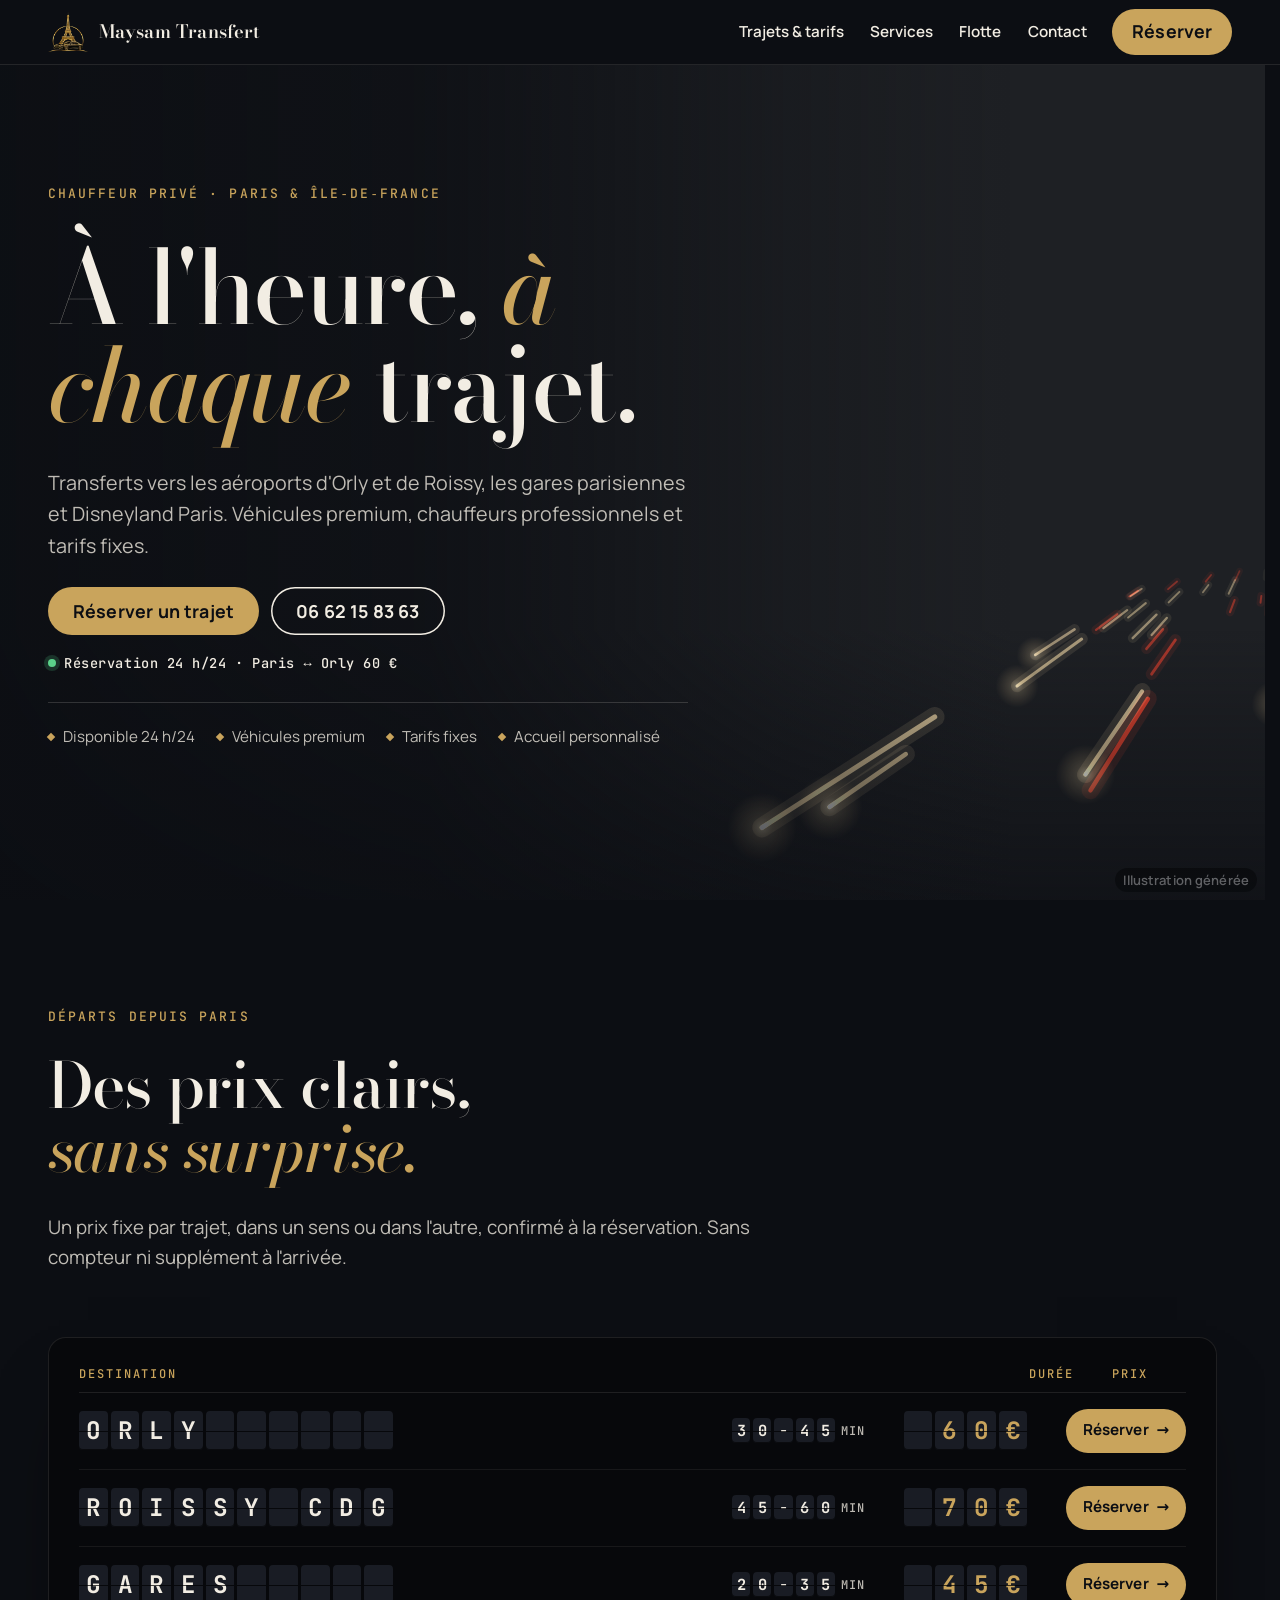
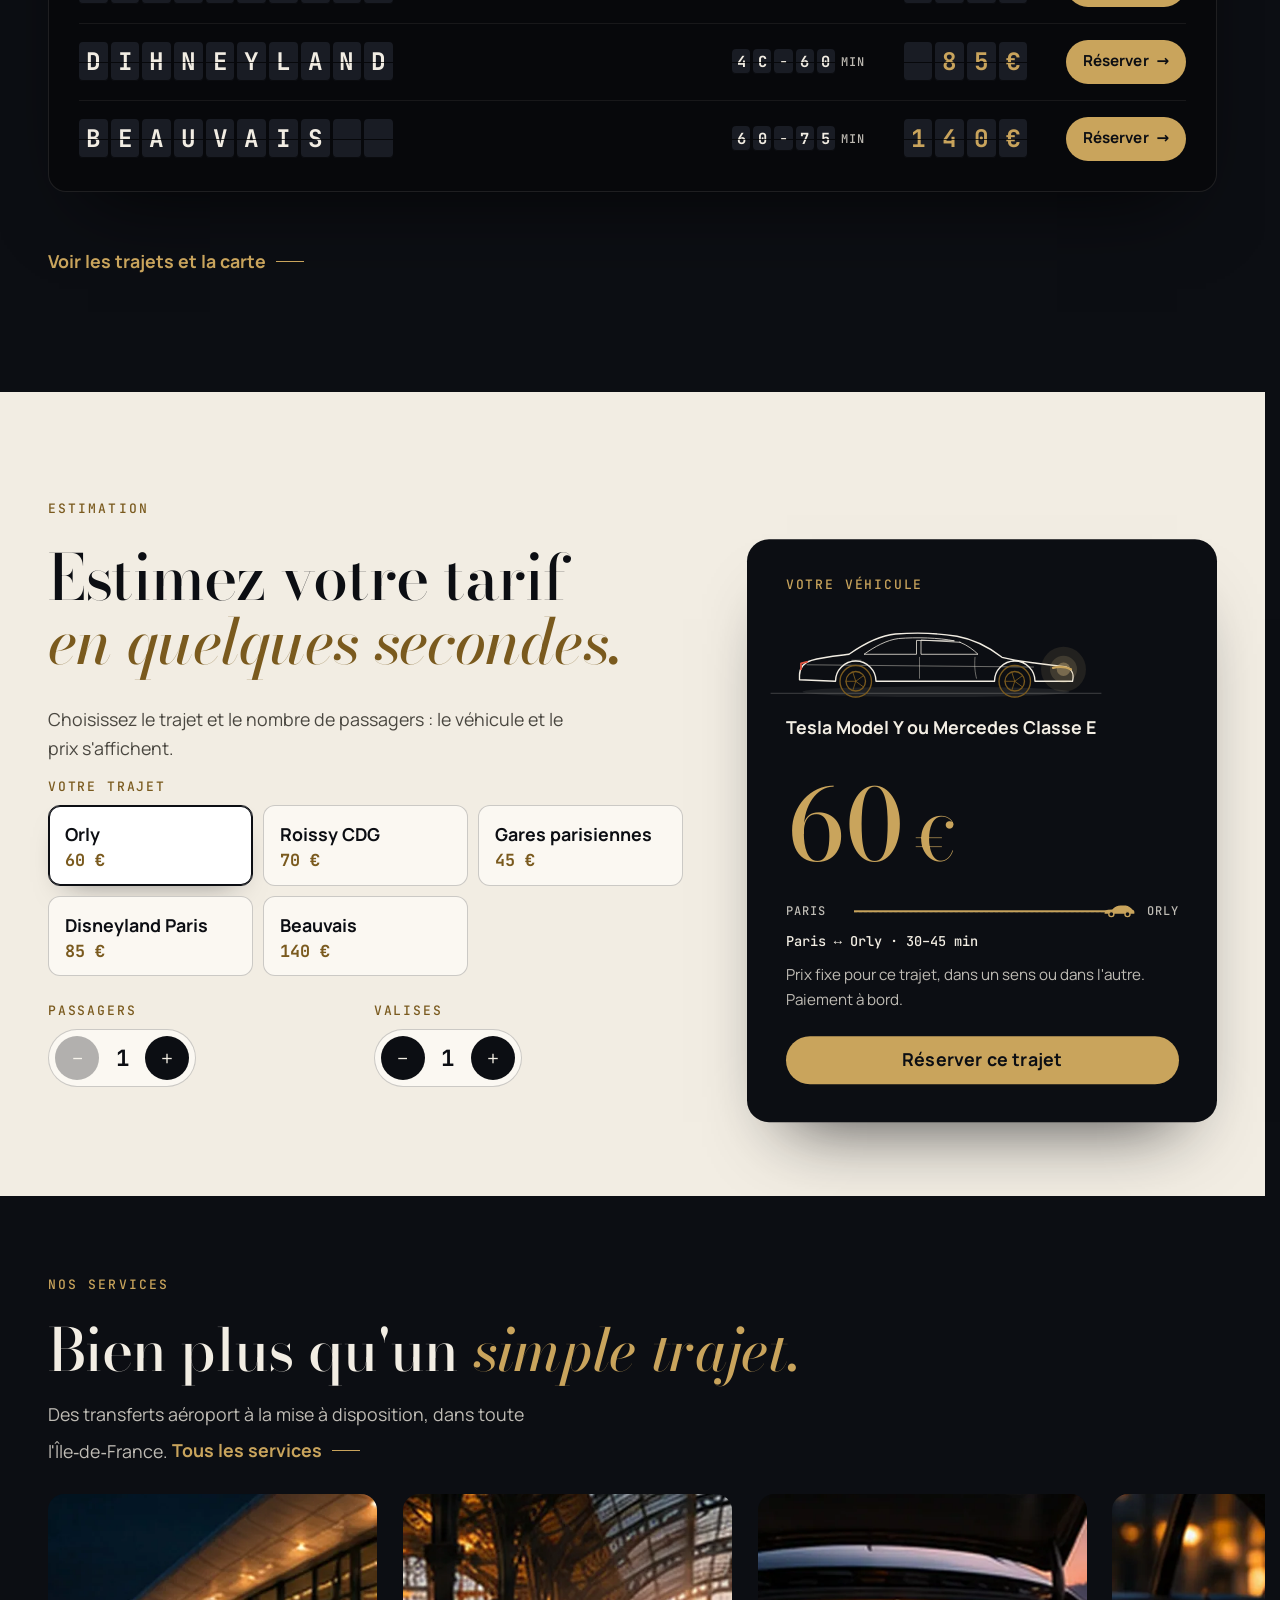
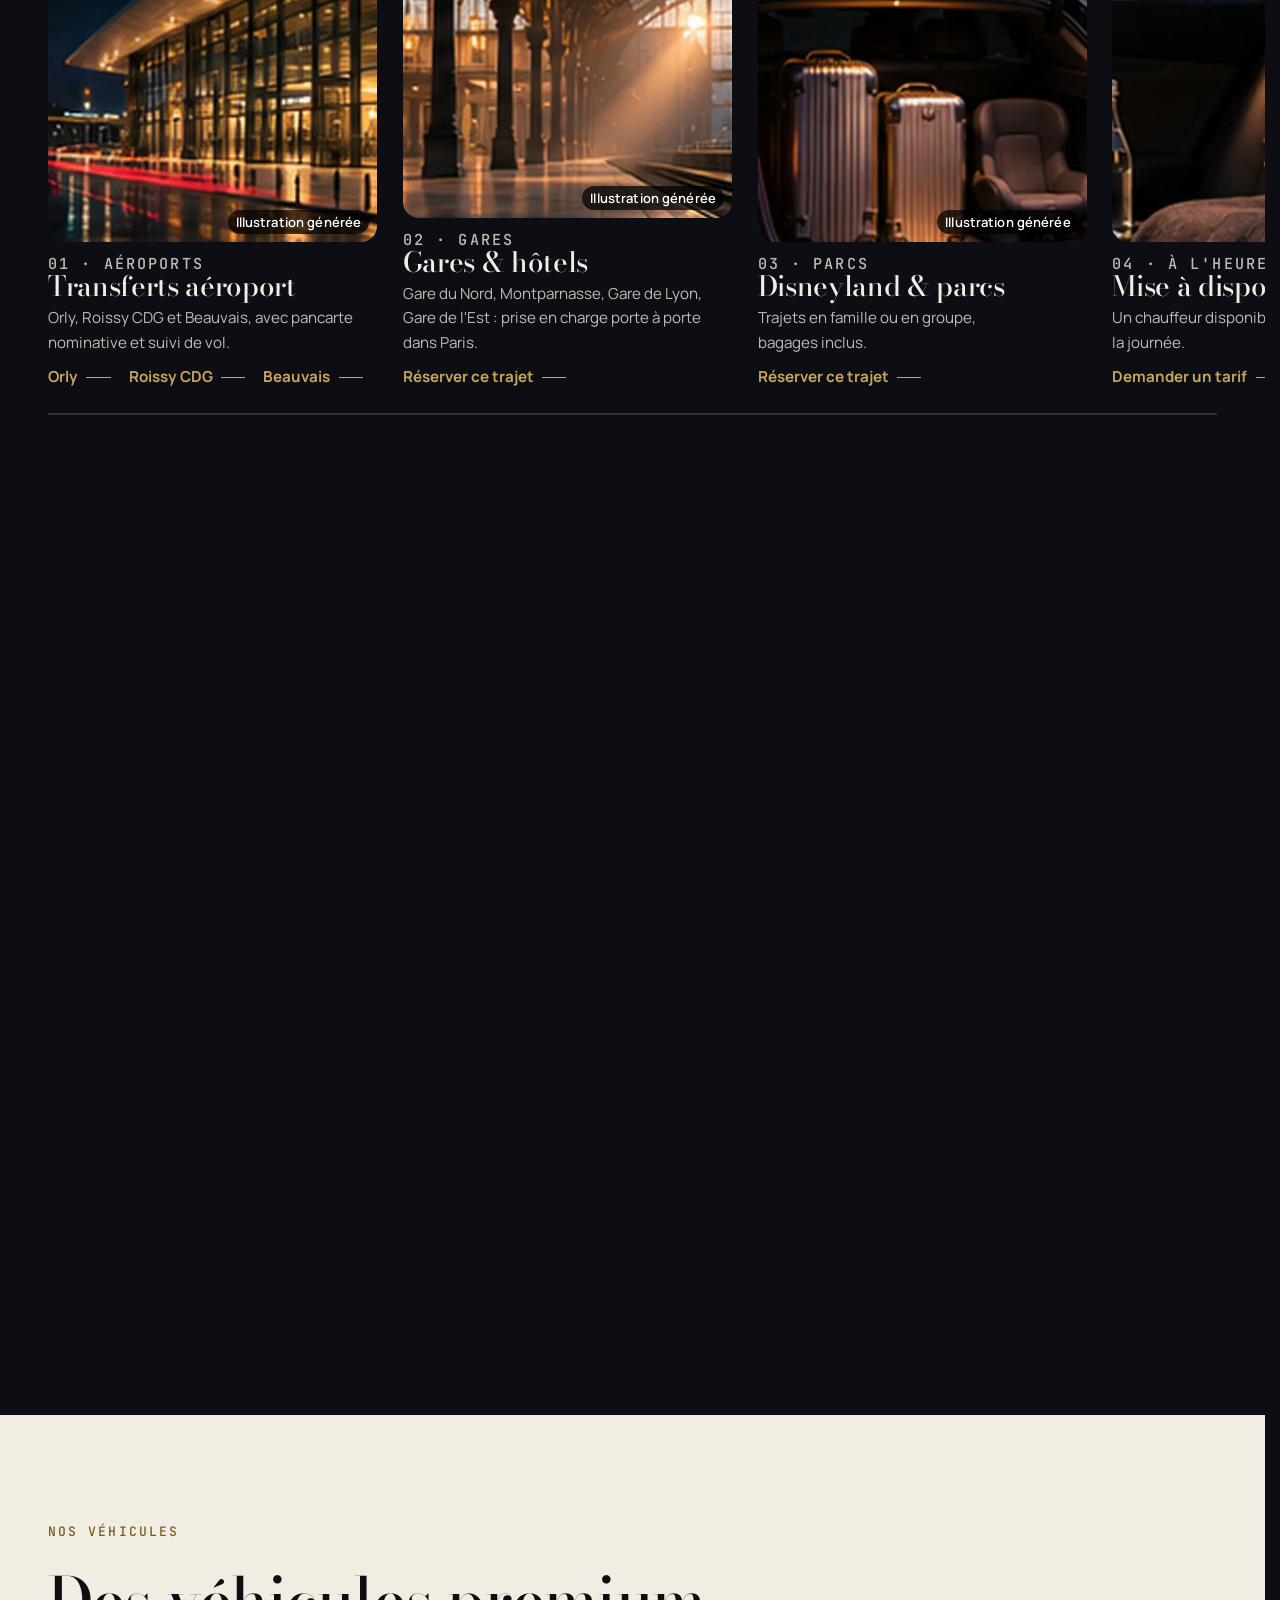
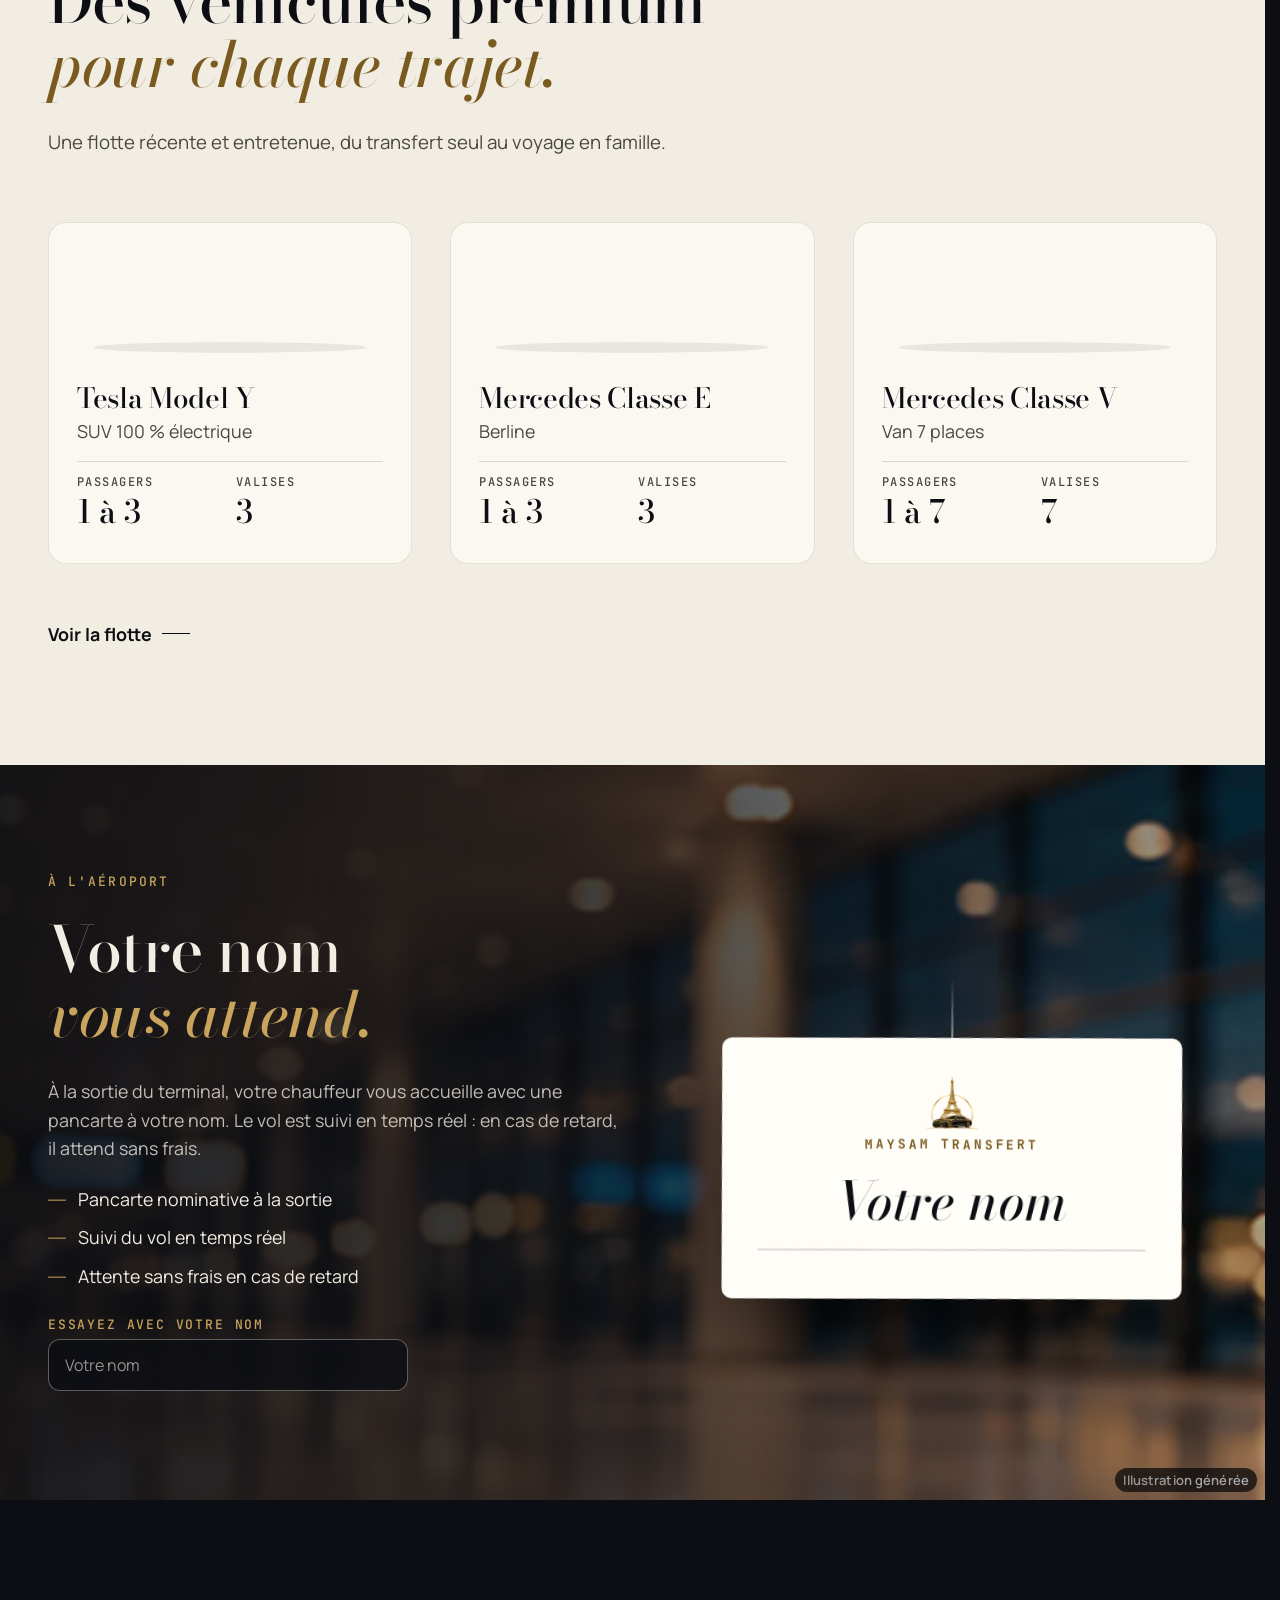
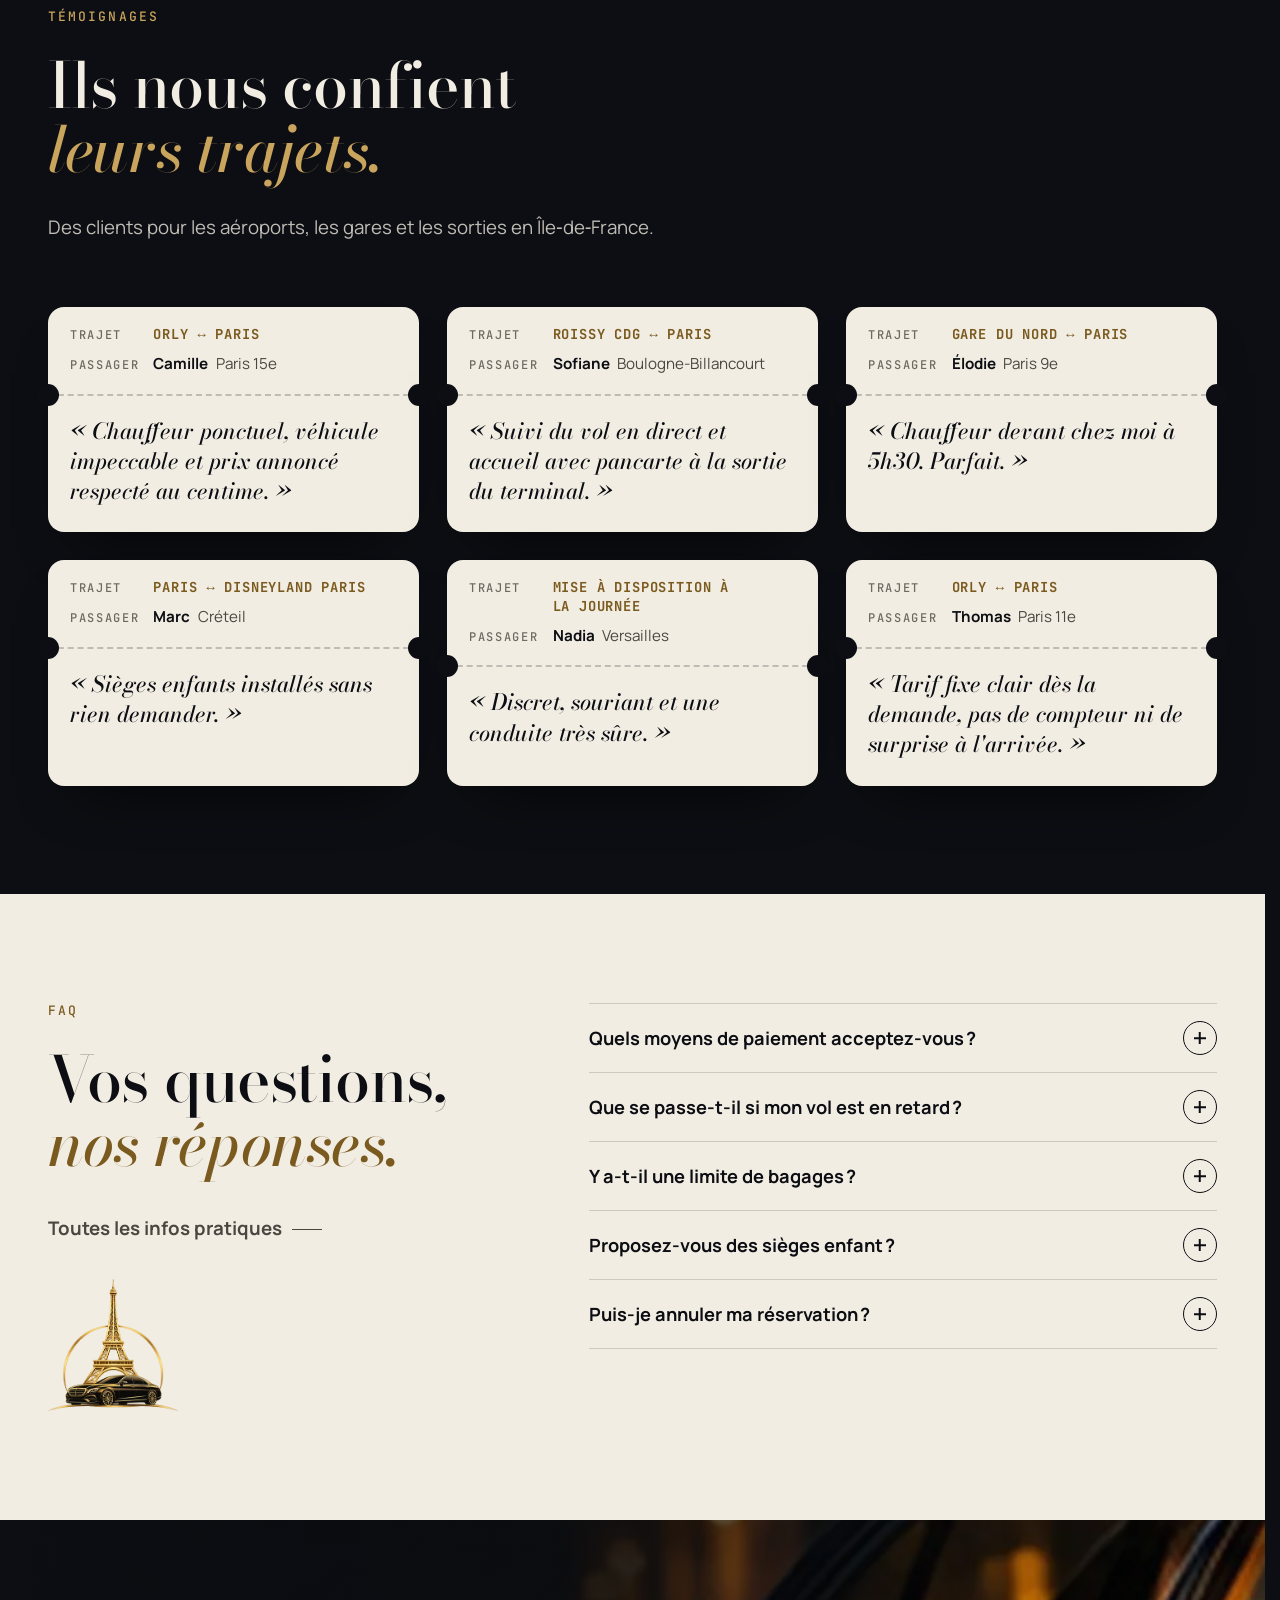
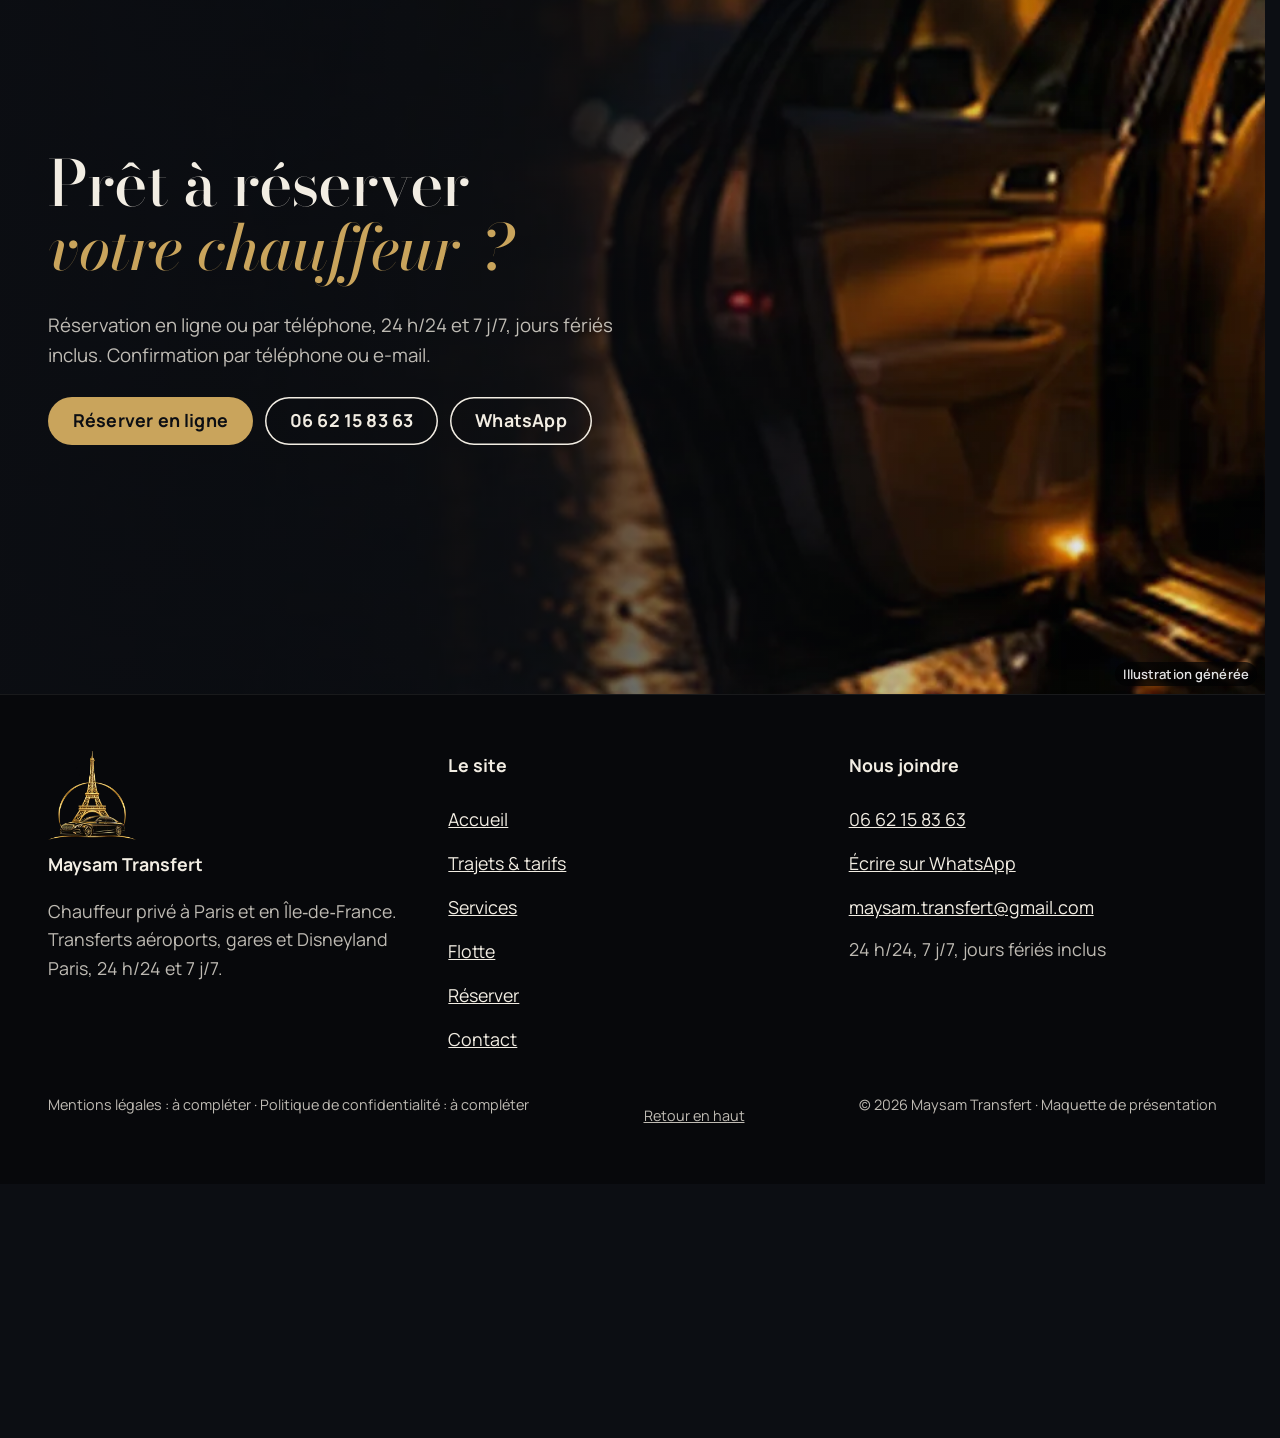
<file: index.html>
<!doctype html>
<html lang="fr" data-v="2">
<head>
<meta charset="utf-8">
<meta name="viewport" content="width=device-width, initial-scale=1, viewport-fit=cover">
<title>Chauffeur privé à Paris | Maysam Transfert</title>
<meta name="description" content="Votre chauffeur privé à Paris, à l&#39;heure, à chaque trajet : Orly, Roissy CDG, Beauvais, gares et Disneyland Paris, à prix fixe, réservation 24 h/24.">
<meta name="robots" content="noindex, nofollow">
<link rel="canonical" href="https://maysam-transfert-maquette.vercel.app/">
<style>:root{--fond:#0C0E13;--texte:#F2EDE3;--voile-fond:#0C0E13;--ouverture-fond:#07080B;--menu-fond:#0C0E13}:root { --entete-h: 72px; --barres-h: 0px; } html { background: var(--fond); color: var(--texte); scrollbar-gutter: stable; } body { margin: 0; background: var(--fond); } html.js:not(.secours):not([data-arrivee="retour"]) [data-anime] { opacity: 0; } html.js:not(.secours):not([data-arrivee="retour"]) [data-anime].vu { opacity: 1; } [data-voile] { position: fixed; inset: 0; z-index: 900; background: var(--voile-fond); transform: translateY(100%); visibility: hidden; pointer-events: none; } html[data-arrivee="voile"]:not(.voile-leve):not(.secours) [data-voile] { transform: none; visibility: visible; } html.secours [data-voile] { visibility: hidden !important; } .ouverture-panneau { position: fixed; inset: 0; z-index: 850; display: none; place-content: center; justify-items: center; background: var(--ouverture-fond, var(--voile-fond)); color: var(--fond); text-align: center; } html.js[data-arrivee="intro"]:not(.secours):not(.intro-finie) .ouverture-panneau { display: grid; } html.defilement-bloque, html.defilement-bloque body, html.js[data-arrivee="intro"]:not(.secours):not(.intro-finie), html.js[data-arrivee="intro"]:not(.secours):not(.intro-finie) body, html[data-arrivee="voile"]:not(.voile-leve):not(.secours), html[data-arrivee="voile"]:not(.voile-leve):not(.secours) body { overflow: hidden; } html.js[data-arrivee="intro"]:not(.secours):not(.intro-finie) { background-color: var(--ouverture-fond, var(--voile-fond)); } html[data-arrivee="voile"]:not(.voile-leve):not(.secours) { background-color: var(--voile-fond); }</style>
<script>(function () {
var d = document.documentElement, ss = null, ls = null;
try { ss = window.sessionStorage; ls = window.localStorage; } catch (e) {}
d.classList.add('js');
var nav = performance.getEntriesByType ? performance.getEntriesByType('navigation')[0] : null;
var type = nav ? nav.type : 'navigate';
var depart = null;
try { depart = JSON.parse(ss.getItem('socle:depart') || 'null'); ss.removeItem('socle:depart'); } catch (e) {}
if (depart && !(Date.now() - depart.t < 15000)) depart = null;
var mode = type === 'back_forward' ? 'retour' : type === 'reload' ? 'intro' : depart ? 'voile' : 'intro';
d.setAttribute('data-arrivee', mode);
if (mode === 'voile' && depart.couleur) d.style.setProperty('--voile-fond', depart.couleur);
if (type === 'reload' && 'scrollRestoration' in history) {
history.scrollRestoration = 'manual';
}
try {
var choisie = ls && ls.getItem('socle:langue');
var langue = (d.lang || '').slice(0, 2);
if (choisie && choisie !== langue && type === 'navigate' && !depart) {
var alt = document.querySelector('link[rel="alternate"][hreflang="' + choisie + '"]');
if (alt) location.replace(new URL(alt.href).pathname + location.search + location.hash);
}
} catch (e) {}
setTimeout(function () { if (!d.classList.contains('demarre')) d.classList.add('secours'); }, 2000);
})();</script>
<link rel="preload" href="/assets/fonts/bodoni-moda.woff2" as="font" type="font/woff2" crossorigin>
<link rel="preload" href="/assets/fonts/manrope-400.woff2" as="font" type="font/woff2" crossorigin>
<link rel="stylesheet" href="/assets/css/socle.css?v=2">
<link rel="stylesheet" href="/assets/css/site.css?v=2">
<link rel="modulepreload" href="/assets/js/site.js?v=2">
<link rel="modulepreload" href="/assets/js/socle/index.js?v=2">
<script src="/assets/vendor/gsap.min.js" defer></script>
<script src="/assets/vendor/ScrollTrigger.min.js" defer></script>
<script src="/assets/vendor/SplitText.min.js" defer></script>
<script type="module" src="/assets/js/site.js?v=2"></script>
<meta name="theme-color" content="#0C0E13">
<link rel="icon" href="/assets/images/favicon.png" type="image/png">
<link rel="apple-touch-icon" href="/assets/images/apple-touch-icon.png">
<meta property="og:type" content="website">
<meta property="og:site_name" content="Maysam Transfert">
<meta property="og:locale" content="fr_FR">
<meta property="og:title" content="Chauffeur privé à Paris | Maysam Transfert">
<meta property="og:description" content="Votre chauffeur privé à Paris, à l&#39;heure, à chaque trajet : Orly, Roissy CDG, Beauvais, gares et Disneyland Paris, à prix fixe, réservation 24 h/24.">
<meta property="og:url" content="https://maysam-transfert-maquette.vercel.app/">
<meta property="og:image" content="https://maysam-transfert-maquette.vercel.app/assets/partage/accueil-fr.jpg">
<meta property="og:image:width" content="1200">
<meta property="og:image:height" content="630">
<meta property="og:image:alt" content="Maysam Transfert, chauffeur privé à Paris, la nuit">
<meta name="twitter:card" content="summary_large_image">
<script type="application/ld+json">{"@context":"https://schema.org","@type":"LocalBusiness","name":"Maysam Transfert","url":"https://maysam-transfert-maquette.vercel.app/","telephone":"+33662158363","email":"maysam.transfert@gmail.com","description":"Chauffeur privé à Paris et en Île‑de‑France. Transferts aéroports, gares et Disneyland Paris, 24h/24 et 7j/7.","areaServed":"Paris et Île‑de‑France","openingHours":"Mo-Su 00:00-24:00","image":"https://maysam-transfert-maquette.vercel.app/assets/images/logo-grand.webp","paymentAccepted":"Espèces, carte, virement"}</script>
</head>
<body id="haut">
<div data-voile data-forme="glisse" aria-hidden="true"><span class="voile-filet"></span><div class="voile-contenu"><img src="/assets/images/logo-entete.webp" alt="" width="71" height="72"><span data-voile-libelle>Accueil</span></div></div>
<div class="ouverture-panneau" data-ouverture aria-hidden="true">
  <div class="ouverture-phares" data-ouverture-objet><span class="phare phare--g"></span><span class="phare phare--d"></span></div>
  <p class="ouverture-nom">Maysam Transfert</p>
  <p class="ouverture-ligne">Chauffeur privé · Paris</p>
</div>
<a class="evitement" href="#contenu">Aller au contenu</a>
<header data-entete>
  <div class="entete-rangee">
    <a class="entete-logo" href="/" data-libelle="Accueil" aria-current="page">
      <img src="/assets/images/logo-entete.webp" alt="" width="142" height="144"><span>Maysam Transfert</span>
    </a>
    <nav data-nav aria-label="Navigation principale">
      <ul><li><a href="/trajets" data-libelle="Trajets &amp; tarifs">Trajets &amp; tarifs</a></li><li><a href="/services" data-libelle="Services">Services</a></li><li><a href="/flotte" data-libelle="Flotte">Flotte</a></li><li><a href="/contact" data-libelle="Contact">Contact</a></li></ul>
    </nav>
    <div class="entete-actions">
      <a class="bouton" href="/reserver" data-libelle="Réserver">Réserver</a>
      <button type="button" data-menu-bouton aria-controls="menu" aria-expanded="false" data-libelle-ouvrir="Menu" data-libelle-fermer="Fermer"><span data-libelle-bouton>Menu</span></button>
      <a class="menu-sansjs" href="#menu" data-menu-lien>Menu</a>
    </div>
  </div>
</header>
<script>/* Avant le premier affichage : rangées de la navigation (même règle que ajusterNav dans assets/js/socle/entete.js)
   et hauteur réelle de l'en-tête, pour que rien ne saute quand le JavaScript du site prend la main. */
(function () {
  var h = document.documentElement, u = document.querySelector('[data-nav] ul'), e = document.querySelector('[data-entete]');
  if (u) {
    var deborde = function () { return u.scrollWidth > u.clientWidth + 1; }, c = deborde();
    if (c && window.matchMedia('(min-width: 900px)').matches) {
      h.classList.add('nav-deux-rangees'); c = deborde();
      if (c) { h.classList.add('nav-deux-lignes'); var a = u.querySelector('a'); c = !a || u.getBoundingClientRect().height > a.getBoundingClientRect().height * 2.5; }
      if (c) h.classList.remove('nav-deux-rangees', 'nav-deux-lignes');
    }
    if (c) h.classList.add('nav-compacte');
  }
  if (e) h.style.setProperty('--entete-h', Math.round(e.getBoundingClientRect().height) + 'px');
})();</script>
<span id="menu-ferme" aria-hidden="true"></span>
<div id="menu" data-menu role="dialog" aria-modal="true" aria-label="Menu">
  <p class="menu-sansjs-fermer"><a href="#menu-ferme">Fermer</a></p>
  <ul><li style="--i:0"><a href="/" class="menu-lien" data-libelle="Accueil" aria-current="page">Accueil</a></li><li style="--i:1"><a href="/trajets" class="menu-lien" data-libelle="Trajets &amp; tarifs">Trajets &amp; tarifs</a></li><li style="--i:2"><a href="/services" class="menu-lien" data-libelle="Services">Services</a></li><li style="--i:3"><a href="/flotte" class="menu-lien" data-libelle="Flotte">Flotte</a></li><li style="--i:4"><a href="/reserver" class="menu-lien" data-libelle="Réserver">Réserver</a></li><li style="--i:5"><a href="/contact" class="menu-lien" data-libelle="Contact">Contact</a></li></ul>
  <p class="menu-actions"><a class="bouton" href="/reserver" data-libelle="Réserver">Réserver</a> <a class="bouton bouton--contour" href="tel:+33662158363">Appeler 06 62 15 83 63</a></p>
  <p class="menu-dispo">24 h/24, 7 j/7, jours fériés inclus</p>
</div>
<main id="contenu" tabindex="-1">
<section class="hero" id="debut" aria-labelledby="hero-titre">
  <figure class="media hero-media" data-grok style="--cadrage:62% 50%;--cadrage-mobile:50% 60%">
  <picture><source media="(max-width: 760px) and (orientation: portrait)" srcset="/assets/images/grok/accueil-ouverture-mobile-640.webp 640w, /assets/images/grok/accueil-ouverture-mobile-1080.webp 1080w" sizes="100vw">
    <img src="/assets/images/grok/accueil-ouverture-1280.webp" srcset="/assets/images/grok/accueil-ouverture-640.webp 640w, /assets/images/grok/accueil-ouverture-1280.webp 1280w, /assets/images/grok/accueil-ouverture-1920.webp 1920w" sizes="100vw" alt="Avenue parisienne la nuit après la pluie, traînées de phares" width="1280" height="720" fetchpriority="high" loading="eager" decoding="async">
  </picture><figcaption class="mention-ia">Illustration générée</figcaption>
</figure>
  <canvas class="hero-trainees" data-trainees data-effet="phares" aria-hidden="true"></canvas>
  <div class="hero-voile" aria-hidden="true"></div>
  <div class="conteneur hero-contenu">
    <p class="surtitre hero-anim">Chauffeur privé · Paris &amp; Île‑de‑France</p>
    <h1 class="hero-titre" id="hero-titre" data-iris-centre>À l'heure, <em>à chaque</em> trajet.</h1>
    <p class="hero-texte hero-anim masque-ecran-tres-bas">Transferts vers les aéroports d&#39;Orly et de Roissy, les gares parisiennes et Disneyland Paris. Véhicules premium, chauffeurs professionnels et tarifs fixes.</p>
    <p class="hero-actions hero-anim">
      <a href="/reserver" class="bouton" data-libelle="Réserver" data-action-principale data-survol="magnetique">Réserver un trajet</a>
      <a class="bouton bouton--contour" href="tel:+33662158363">06 62 15 83 63</a>
    </p>
    <p class="hero-info hero-anim" data-info-cle><span class="point-vert" aria-hidden="true"></span>Réservation 24 h/24 · Paris ↔ Orly 60 €</p>
    <ul class="hero-points hero-anim masque-ecran-bas" role="list"><li>Disponible 24 h/24</li><li>Véhicules premium</li><li>Tarifs fixes</li><li>Accueil personnalisé</li></ul>
  </div>
</section>
<section class="departs" id="tarifs" aria-labelledby="tableau-titre">
  <div class="conteneur">
    <div class="tete-section">
      <p class="surtitre" data-anime>Départs depuis Paris</p>
      <h2 id="tableau-titre" data-anime="lignes">Des prix clairs, <em>sans surprise.</em></h2>
      <p data-anime>Un prix fixe par trajet, dans un sens ou dans l&#39;autre, confirmé à la réservation. Sans compteur ni supplément à l&#39;arrivée.</p>
    </div>
    <div class="tableau" data-effet="tableau-departs" role="table" aria-labelledby="tableau-titre" data-visuel>
  <div class="tableau-entete" role="row"><span role="columnheader">Destination</span><span role="columnheader">Durée</span><span role="columnheader">Prix</span><span role="columnheader"><span class="visuellement-cache">Réserver</span></span></div>
  <div class="tableau-ligne" role="row">
    <span role="cell" class="tableau-dest"><span class="flaps " aria-hidden="true" data-flaps="ORLY      "><span class="flap">O</span><span class="flap">R</span><span class="flap">L</span><span class="flap">Y</span><span class="flap">&nbsp;</span><span class="flap">&nbsp;</span><span class="flap">&nbsp;</span><span class="flap">&nbsp;</span><span class="flap">&nbsp;</span><span class="flap">&nbsp;</span></span><span class="visuellement-cache">Orly</span></span>
    <span role="cell" class="tableau-duree"><span class="flaps flaps--petit" aria-hidden="true" data-flaps="30-45"><span class="flap">3</span><span class="flap">0</span><span class="flap">-</span><span class="flap">4</span><span class="flap">5</span></span><span class="tableau-unite" aria-hidden="true">min</span><span class="visuellement-cache">30–45 min</span></span>
    <span role="cell" class="tableau-prix" data-prix><span class="flaps flaps--or" aria-hidden="true" data-flaps=" 60€"><span class="flap">&nbsp;</span><span class="flap">6</span><span class="flap">0</span><span class="flap">€</span></span><span class="visuellement-cache">60 €</span></span>
    <span role="cell" class="tableau-action"><a href="/reserver?trajet=orly" class="bouton bouton--petit" data-libelle="Réserver">Réserver<span class="visuellement-cache"> Orly</span><span class="fleche" aria-hidden="true">→</span></a></span>
  </div><div class="tableau-ligne" role="row">
    <span role="cell" class="tableau-dest"><span class="flaps " aria-hidden="true" data-flaps="ROISSY CDG"><span class="flap">R</span><span class="flap">O</span><span class="flap">I</span><span class="flap">S</span><span class="flap">S</span><span class="flap">Y</span><span class="flap">&nbsp;</span><span class="flap">C</span><span class="flap">D</span><span class="flap">G</span></span><span class="visuellement-cache">Roissy CDG</span></span>
    <span role="cell" class="tableau-duree"><span class="flaps flaps--petit" aria-hidden="true" data-flaps="45-60"><span class="flap">4</span><span class="flap">5</span><span class="flap">-</span><span class="flap">6</span><span class="flap">0</span></span><span class="tableau-unite" aria-hidden="true">min</span><span class="visuellement-cache">45–60 min</span></span>
    <span role="cell" class="tableau-prix" data-prix><span class="flaps flaps--or" aria-hidden="true" data-flaps=" 70€"><span class="flap">&nbsp;</span><span class="flap">7</span><span class="flap">0</span><span class="flap">€</span></span><span class="visuellement-cache">70 €</span></span>
    <span role="cell" class="tableau-action"><a href="/reserver?trajet=cdg" class="bouton bouton--petit" data-libelle="Réserver">Réserver<span class="visuellement-cache"> Roissy CDG</span><span class="fleche" aria-hidden="true">→</span></a></span>
  </div><div class="tableau-ligne" role="row">
    <span role="cell" class="tableau-dest"><span class="flaps " aria-hidden="true" data-flaps="GARES     "><span class="flap">G</span><span class="flap">A</span><span class="flap">R</span><span class="flap">E</span><span class="flap">S</span><span class="flap">&nbsp;</span><span class="flap">&nbsp;</span><span class="flap">&nbsp;</span><span class="flap">&nbsp;</span><span class="flap">&nbsp;</span></span><span class="visuellement-cache">Gares parisiennes</span></span>
    <span role="cell" class="tableau-duree"><span class="flaps flaps--petit" aria-hidden="true" data-flaps="20-35"><span class="flap">2</span><span class="flap">0</span><span class="flap">-</span><span class="flap">3</span><span class="flap">5</span></span><span class="tableau-unite" aria-hidden="true">min</span><span class="visuellement-cache">20–35 min</span></span>
    <span role="cell" class="tableau-prix" data-prix><span class="flaps flaps--or" aria-hidden="true" data-flaps=" 45€"><span class="flap">&nbsp;</span><span class="flap">4</span><span class="flap">5</span><span class="flap">€</span></span><span class="visuellement-cache">45 €</span></span>
    <span role="cell" class="tableau-action"><a href="/reserver?trajet=gares" class="bouton bouton--petit" data-libelle="Réserver">Réserver<span class="visuellement-cache"> Gares parisiennes</span><span class="fleche" aria-hidden="true">→</span></a></span>
  </div><div class="tableau-ligne" role="row">
    <span role="cell" class="tableau-dest"><span class="flaps " aria-hidden="true" data-flaps="DISNEYLAND"><span class="flap">D</span><span class="flap">I</span><span class="flap">S</span><span class="flap">N</span><span class="flap">E</span><span class="flap">Y</span><span class="flap">L</span><span class="flap">A</span><span class="flap">N</span><span class="flap">D</span></span><span class="visuellement-cache">Disneyland Paris</span></span>
    <span role="cell" class="tableau-duree"><span class="flaps flaps--petit" aria-hidden="true" data-flaps="45-60"><span class="flap">4</span><span class="flap">5</span><span class="flap">-</span><span class="flap">6</span><span class="flap">0</span></span><span class="tableau-unite" aria-hidden="true">min</span><span class="visuellement-cache">45–60 min</span></span>
    <span role="cell" class="tableau-prix" data-prix><span class="flaps flaps--or" aria-hidden="true" data-flaps=" 85€"><span class="flap">&nbsp;</span><span class="flap">8</span><span class="flap">5</span><span class="flap">€</span></span><span class="visuellement-cache">85 €</span></span>
    <span role="cell" class="tableau-action"><a href="/reserver?trajet=disneyland" class="bouton bouton--petit" data-libelle="Réserver">Réserver<span class="visuellement-cache"> Disneyland Paris</span><span class="fleche" aria-hidden="true">→</span></a></span>
  </div><div class="tableau-ligne" role="row">
    <span role="cell" class="tableau-dest"><span class="flaps " aria-hidden="true" data-flaps="BEAUVAIS  "><span class="flap">B</span><span class="flap">E</span><span class="flap">A</span><span class="flap">U</span><span class="flap">V</span><span class="flap">A</span><span class="flap">I</span><span class="flap">S</span><span class="flap">&nbsp;</span><span class="flap">&nbsp;</span></span><span class="visuellement-cache">Beauvais</span></span>
    <span role="cell" class="tableau-duree"><span class="flaps flaps--petit" aria-hidden="true" data-flaps="60-75"><span class="flap">6</span><span class="flap">0</span><span class="flap">-</span><span class="flap">7</span><span class="flap">5</span></span><span class="tableau-unite" aria-hidden="true">min</span><span class="visuellement-cache">60–75 min</span></span>
    <span role="cell" class="tableau-prix" data-prix><span class="flaps flaps--or" aria-hidden="true" data-flaps="140€"><span class="flap">1</span><span class="flap">4</span><span class="flap">0</span><span class="flap">€</span></span><span class="visuellement-cache">140 €</span></span>
    <span role="cell" class="tableau-action"><a href="/reserver?trajet=beauvais" class="bouton bouton--petit" data-libelle="Réserver">Réserver<span class="visuellement-cache"> Beauvais</span><span class="fleche" aria-hidden="true">→</span></a></span>
  </div>
</div>
    <p class="lien-suite" data-anime><a href="/trajets" class="lien-fleche" data-libelle="Trajets &amp; tarifs">Voir les trajets et la carte</a></p>
  </div>
</section>
<section class="estim fond-ivoire" id="estimation" aria-labelledby="estimation-titre">
  <div class="conteneur estim-grille">
    <div class="estim-tete">
      <p class="surtitre" data-anime>Estimation</p>
      <h2 id="estimation-titre" data-anime="lignes">Estimez votre tarif <em>en quelques secondes.</em></h2>
      <p data-anime>Choisissez le trajet et le nombre de passagers : le véhicule et le prix s&#39;affichent.</p>
    </div>
    <form class="estim-form" data-estimateur action="/reserver" method="get">
      <fieldset class="estim-trajets">
        <legend>Votre trajet</legend>
        <div class="estim-choix-liste" data-anime="cascade"><label class="estim-choix">
          <input type="radio" name="trajet" value="orly" data-prix="60" data-duree="30–45 min" checked>
          <span class="estim-choix-nom">Orly</span><span class="estim-choix-prix">60 €</span>
        </label><label class="estim-choix">
          <input type="radio" name="trajet" value="cdg" data-prix="70" data-duree="45–60 min">
          <span class="estim-choix-nom">Roissy CDG</span><span class="estim-choix-prix">70 €</span>
        </label><label class="estim-choix">
          <input type="radio" name="trajet" value="gares" data-prix="45" data-duree="20–35 min">
          <span class="estim-choix-nom">Gares parisiennes</span><span class="estim-choix-prix">45 €</span>
        </label><label class="estim-choix">
          <input type="radio" name="trajet" value="disneyland" data-prix="85" data-duree="45–60 min">
          <span class="estim-choix-nom">Disneyland Paris</span><span class="estim-choix-prix">85 €</span>
        </label><label class="estim-choix">
          <input type="radio" name="trajet" value="beauvais" data-prix="140" data-duree="60–75 min">
          <span class="estim-choix-nom">Beauvais</span><span class="estim-choix-prix">140 €</span>
        </label></div>
      </fieldset>
      <div class="estim-compteurs">
        <fieldset class="estim-compteur" data-compte="passagers" data-min="1" data-max="7">
          <legend>Passagers</legend>
          <div class="compteur-ligne">
            <button type="button" class="compteur-bouton" data-moins aria-label="Un de moins (passagers)">−</button>
            <output class="compteur-valeur" aria-live="polite">1</output>
            <button type="button" class="compteur-bouton" data-plus aria-label="Un de plus (passagers)">+</button>
            <input type="hidden" name="passagers" value="1">
          </div>
        </fieldset><fieldset class="estim-compteur" data-compte="valises" data-min="0" data-max="7">
          <legend>Valises</legend>
          <div class="compteur-ligne">
            <button type="button" class="compteur-bouton" data-moins aria-label="Un de moins (valises)">−</button>
            <output class="compteur-valeur" aria-live="polite">1</output>
            <button type="button" class="compteur-bouton" data-plus aria-label="Un de plus (valises)">+</button>
            <input type="hidden" name="bagages-n" value="1">
          </div>
        </fieldset>
      </div>
    </form>
    <div class="estim-resultat" aria-live="polite" data-estim-resultat>
      <p class="estim-label">Votre véhicule</p>
      <div class="estim-vehicule"><svg class="silhouette estim-silhouette" viewBox="0 0 400 150" data-forme="berline" aria-hidden="true" data-visuel>
  <ellipse class="silhouette-ombre" cx="200" cy="126" rx="178" ry="7"/>
  <g transform="translate(400 0) scale(-1 1)">
    <path class="silhouette-sol" d="M-20 128 L420 128" data-trait/>
    <path class="silhouette-corps" d="M18 112 C16 104 18 96 26 93 L66 88 C80 86 96 84 112 80 C130 66 150 56 172 52 C196 48 228 47 254 49 C276 51 296 62 316 76 C332 78 352 80 366 84 C376 87 382 94 382 104 L382 110 L334 112 A27 27 0 0 0 280 112 L122 112 A27 27 0 0 0 68 112 Z" data-trait/>
    <path class="silhouette-vitres" d="M176 58 C196 54 226 53 250 55 C266 57 282 66 296 76 L226 76 L226 58 Z M168 60 L220 57 L220 76 L144 76 C150 70 158 64 168 60 Z" data-trait/>
    <path class="silhouette-lignes" d="M222 80 L222 108 M148 80 C149 92 148 100 146 108 M70 93 L372 90 M300 84 L312 84" data-trait/>
    <path class="silhouette-feu" d="M372 86 L380 88 L380 96" data-trait/>
    <g class="silhouette-halo"><circle cx="30" cy="96" r="30"/><circle cx="30" cy="96" r="18"/><circle cx="30" cy="96" r="9"/></g>
    <path class="silhouette-phare" d="M20 96 C26 93 36 92 44 94" data-trait/>
    <g class="silhouette-roue-g"><circle class="silhouette-roue" cx="95" cy="112" r="21" data-trait/><circle class="silhouette-jante" cx="95" cy="112" r="13" data-trait/><path class="silhouette-rayons" d="M95 112 L108.0 112.0 M95 112 L99.0 124.4 M95 112 L84.5 119.7 M95 112 L84.5 104.3 M95 112 L99.0 99.6" data-trait/></g><g class="silhouette-roue-g"><circle class="silhouette-roue" cx="307" cy="112" r="21" data-trait/><circle class="silhouette-jante" cx="307" cy="112" r="13" data-trait/><path class="silhouette-rayons" d="M307 112 L320.0 112.0 M307 112 L311.0 124.4 M307 112 L296.5 119.7 M307 112 L296.5 104.3 M307 112 L311.0 99.6" data-trait/></g>
  </g>
</svg><svg class="silhouette estim-silhouette" viewBox="0 0 400 150" data-forme="van" aria-hidden="true" hidden data-visuel>
  <ellipse class="silhouette-ombre" cx="200" cy="126" rx="178" ry="7"/>
  <g transform="translate(400 0) scale(-1 1)">
    <path class="silhouette-sol" d="M-20 128 L420 128" data-trait/>
    <path class="silhouette-corps" d="M16 108 C14 96 16 86 26 82 L56 76 C66 58 78 40 96 32 C110 28 130 27 150 27 L344 26 C362 26 372 34 374 48 L380 98 L380 106 L334 108 A26 26 0 0 0 282 108 L120 108 A26 26 0 0 0 68 108 Z" data-trait/>
    <path class="silhouette-vitres" d="M100 38 C112 34 130 33 150 33 L178 33 L178 64 L72 64 C80 52 88 44 100 38 Z M188 33 L262 33 L262 64 L188 64 Z M272 33 L348 33 C358 33 364 40 365 50 L366 64 L272 64 Z" data-trait/>
    <path class="silhouette-lignes" d="M184 70 L184 104 M268 70 L268 104 M28 79 L376 77 M200 74 L214 74" data-trait/>
    <path class="silhouette-feu" d="M372 54 L378 56 L379 70" data-trait/>
    <g class="silhouette-halo"><circle cx="30" cy="90" r="30"/><circle cx="30" cy="90" r="18"/><circle cx="30" cy="90" r="9"/></g>
    <path class="silhouette-phare" d="M18 90 C24 87 32 86 40 88" data-trait/>
    <g class="silhouette-roue-g"><circle class="silhouette-roue" cx="94" cy="108" r="21" data-trait/><circle class="silhouette-jante" cx="94" cy="108" r="13" data-trait/><path class="silhouette-rayons" d="M94 108 L107.0 108.0 M94 108 L98.0 120.4 M94 108 L83.5 115.7 M94 108 L83.5 100.3 M94 108 L98.0 95.6" data-trait/></g><g class="silhouette-roue-g"><circle class="silhouette-roue" cx="308" cy="108" r="21" data-trait/><circle class="silhouette-jante" cx="308" cy="108" r="13" data-trait/><path class="silhouette-rayons" d="M308 108 L321.0 108.0 M308 108 L312.0 120.4 M308 108 L297.5 115.7 M308 108 L297.5 100.3 M308 108 L312.0 95.6" data-trait/></g>
  </g>
</svg><p class="estim-vehicule-nom" data-estim-vehicule>Tesla Model Y ou Mercedes Classe E</p></div>
      <p class="estim-prix" data-prix><span class="estim-montant" data-estim-montant>60</span><span class="estim-devise"> €</span></p>
      <div class="estim-route" aria-hidden="true"><span class="estim-route-point">Paris</span><span class="estim-route-ligne"><span class="estim-route-trace"></span><svg class="estim-route-voiture" viewBox="0 0 40 18"><path d="M3 13 C3 10 4 9 7 8.5 L12 8 C15 5 18 3.5 22 3.5 L28 3.5 C31 4 34 6 36 8.5 C38 9 38.5 11 38 13 Z"/><circle cx="11" cy="13.5" r="3"/><circle cx="30" cy="13.5" r="3"/></svg></span><span class="estim-route-point" data-estim-arrivee>Orly</span></div>
      <p class="estim-duree" data-estim-duree>Paris ↔ Orly · 30–45 min</p>
      <p class="estim-note" data-estim-note data-fixe="Prix fixe pour ce trajet, dans un sens ou dans l&#39;autre. Paiement à bord." data-van="Pour 4 passagers ou plus de 3 valises, la Classe V : tarif confirmé à la réservation." data-max="Au-delà de 7 passagers, appelez-nous." data-surdemande="Tarif confirmé à la réservation" data-petit="Tesla Model Y ou Mercedes Classe E" data-grand="Mercedes Classe V">Prix fixe pour ce trajet, dans un sens ou dans l&#39;autre. Paiement à bord.</p>
      <a href="/reserver?trajet=orly&amp;passagers=1" class="bouton" data-libelle="Réserver" data-estim-lien data-survol="magnetique">Réserver ce trajet</a>
    </div>
  </div>
</section>
<section class="services-galerie ecran epingle" id="services" data-entete-cache data-fx="galerie" aria-labelledby="services-titre">
  <div class="conteneur services-tete">
    <div>
      <p class="surtitre">Nos services</p>
      <h2 id="services-titre" data-anime="lignes">Bien plus qu'un <em>simple trajet.</em></h2>
    </div>
    <p class="masque-ecran-bas">Des transferts aéroport à la mise à disposition, dans toute l&#39;Île‑de‑France. <a href="/services" class="lien-fleche" data-libelle="Services">Tous les services</a></p>
  </div>
  <div class="piste services-piste" data-galerie tabindex="0" role="region" aria-label="Services, défilement horizontal" data-anime="cascade">
    <article class="service-carte" id="service-aeroport" data-survol="incline" data-survol-force="4">
      <figure class="media service-media" data-grok data-fx="vitesse" data-fx-force="2" style="--cadrage:50% 50%">
  <picture>
    <img src="/assets/images/grok/service-aeroport-784.webp" srcset="/assets/images/grok/service-aeroport-480.webp 480w, /assets/images/grok/service-aeroport-640.webp 640w, /assets/images/grok/service-aeroport-784.webp 784w" sizes="(max-width: 760px) 80vw, 30vw" alt="Terminal d&#39;aéroport la nuit, façade de verre éclairée" width="784" height="1176" loading="lazy" decoding="async">
  </picture><figcaption class="mention-ia">Illustration générée</figcaption>
</figure>
      <div class="service-texte">
        <p class="service-num">01 · Aéroports</p>
        <h3>Transferts aéroport</h3>
        <p class="service-desc">Orly, Roissy CDG et Beauvais, avec pancarte nominative et suivi de vol.</p>
        <p class="service-liens"><a href="/reserver?trajet=orly" class="lien-fleche" data-libelle="Réserver">Orly</a><a href="/reserver?trajet=cdg" class="lien-fleche" data-libelle="Réserver">Roissy CDG</a><a href="/reserver?trajet=beauvais" class="lien-fleche" data-libelle="Réserver">Beauvais</a></p>
      </div>
    </article><article class="service-carte" id="service-gares" data-survol="incline" data-survol-force="4">
      <figure class="media service-media" data-grok data-fx="vitesse" data-fx-force="2" style="--cadrage:50% 50%">
  <picture>
    <img src="/assets/images/grok/service-gares-784.webp" srcset="/assets/images/grok/service-gares-480.webp 480w, /assets/images/grok/service-gares-640.webp 640w, /assets/images/grok/service-gares-784.webp 784w" sizes="(max-width: 760px) 80vw, 30vw" alt="Grande gare au petit matin, verrière et lumière dorée" width="784" height="1176" loading="lazy" decoding="async">
  </picture><figcaption class="mention-ia">Illustration générée</figcaption>
</figure>
      <div class="service-texte">
        <p class="service-num">02 · Gares</p>
        <h3>Gares &amp; hôtels</h3>
        <p class="service-desc">Gare du Nord, Montparnasse, Gare de Lyon, Gare de l&#39;Est : prise en charge porte à porte dans Paris.</p>
        <p class="service-liens"><a href="/reserver?trajet=gares" class="lien-fleche" data-libelle="Réserver">Réserver ce trajet<span class="visuellement-cache"> : Gares &amp; hôtels</span></a></p>
      </div>
    </article><article class="service-carte" id="service-parcs" data-survol="incline" data-survol-force="4">
      <figure class="media service-media" data-grok data-fx="vitesse" data-fx-force="2" style="--cadrage:50% 50%">
  <picture>
    <img src="/assets/images/grok/service-parcs-784.webp" srcset="/assets/images/grok/service-parcs-480.webp 480w, /assets/images/grok/service-parcs-640.webp 640w, /assets/images/grok/service-parcs-784.webp 784w" sizes="(max-width: 760px) 80vw, 30vw" alt="Coffre ouvert avec deux valises et un rehausseur, à l&#39;aube" width="784" height="1176" loading="lazy" decoding="async">
  </picture><figcaption class="mention-ia">Illustration générée</figcaption>
</figure>
      <div class="service-texte">
        <p class="service-num">03 · Parcs</p>
        <h3>Disneyland &amp; parcs</h3>
        <p class="service-desc">Trajets en famille ou en groupe, bagages inclus.</p>
        <p class="service-liens"><a href="/reserver?trajet=disneyland" class="lien-fleche" data-libelle="Réserver">Réserver ce trajet<span class="visuellement-cache"> : Disneyland &amp; parcs</span></a></p>
      </div>
    </article><article class="service-carte" id="service-disposition" data-survol="incline" data-survol-force="4">
      <figure class="media service-media" data-grok data-fx="vitesse" data-fx-force="2" style="--cadrage:50% 50%">
  <picture>
    <img src="/assets/images/grok/service-disposition-784.webp" srcset="/assets/images/grok/service-disposition-480.webp 480w, /assets/images/grok/service-disposition-640.webp 640w, /assets/images/grok/service-disposition-784.webp 784w" sizes="(max-width: 760px) 80vw, 30vw" alt="Banquette arrière en cuir noir, eau et plaid, lumières de la ville" width="784" height="1176" loading="lazy" decoding="async">
  </picture><figcaption class="mention-ia">Illustration générée</figcaption>
</figure>
      <div class="service-texte">
        <p class="service-num">04 · À l&#39;heure</p>
        <h3>Mise à disposition</h3>
        <p class="service-desc">Un chauffeur disponible à l&#39;heure ou à la journée.</p>
        <p class="service-liens"><a href="/reserver?trajet=disposition" class="lien-fleche" data-libelle="Réserver">Demander un tarif<span class="visuellement-cache"> : Mise à disposition</span></a></p>
      </div>
    </article><article class="service-carte" id="service-evenements" data-survol="incline" data-survol-force="4">
      <figure class="media service-media" data-grok data-fx="vitesse" data-fx-force="2" style="--cadrage:50% 50%">
  <picture>
    <img src="/assets/images/grok/service-evenements-784.webp" srcset="/assets/images/grok/service-evenements-480.webp 480w, /assets/images/grok/service-evenements-640.webp 640w, /assets/images/grok/service-evenements-784.webp 784w" sizes="(max-width: 760px) 80vw, 30vw" alt="Ruban blanc noué à la portière d&#39;une berline noire" width="784" height="1176" loading="lazy" decoding="async">
  </picture><figcaption class="mention-ia">Illustration générée</figcaption>
</figure>
      <div class="service-texte">
        <p class="service-num">05 · Événements</p>
        <h3>Événements &amp; mariages</h3>
        <p class="service-desc">Berlines de prestige pour cérémonies et soirées.</p>
        <p class="service-liens"><a href="/reserver?trajet=evenement" class="lien-fleche" data-libelle="Réserver">Demander un tarif<span class="visuellement-cache"> : Événements &amp; mariages</span></a></p>
      </div>
    </article><article class="service-carte" id="service-longs" data-survol="incline" data-survol-force="4">
      <figure class="media service-media" data-grok data-fx="vitesse" data-fx-force="2" style="--cadrage:50% 50%">
  <picture>
    <img src="/assets/images/grok/service-longs-trajets-784.webp" srcset="/assets/images/grok/service-longs-trajets-480.webp 480w, /assets/images/grok/service-longs-trajets-640.webp 640w, /assets/images/grok/service-longs-trajets-784.webp 784w" sizes="(max-width: 760px) 80vw, 30vw" alt="Autoroute à la tombée du jour, traînées de lumière" width="784" height="1176" loading="lazy" decoding="async">
  </picture><figcaption class="mention-ia">Illustration générée</figcaption>
</figure>
      <div class="service-texte">
        <p class="service-num">06 · Province, Europe</p>
        <h3>Longs trajets</h3>
        <p class="service-desc">Province et Europe, au départ ou à destination de l&#39;Île‑de‑France, au forfait.</p>
        <p class="service-liens"><a href="/reserver?trajet=longs" class="lien-fleche" data-libelle="Réserver">Demander un forfait<span class="visuellement-cache"> : Longs trajets</span></a></p>
      </div>
    </article>
  </div>
  <div class="galerie-progres" aria-hidden="true"><span></span></div>
  <p class="glisser conteneur" aria-hidden="true">Faites glisser</p>
</section>
<section class="flotte-accueil fond-ivoire" id="vehicules" aria-labelledby="flotte-titre">
  <div class="conteneur">
    <div class="tete-section">
      <p class="surtitre" data-anime>Nos véhicules</p>
      <h2 id="flotte-titre" data-anime="lignes">Des véhicules premium <em>pour chaque trajet.</em></h2>
      <p data-anime>Une flotte récente et entretenue, du transfert seul au voyage en famille.</p>
    </div>
    <div class="vehicules-grille"><article class="vehicule" data-vehicule="tesla" data-survol="incline" data-survol-force="5">
      <div class="vehicule-dessin"><svg class="silhouette " viewBox="0 0 400 150" data-forme="suv" role="img" aria-label="Tesla Model Y" data-visuel>
  <ellipse class="silhouette-ombre" cx="200" cy="126" rx="178" ry="7"/>
  <g transform="translate(400 0) scale(-1 1)">
    <path class="silhouette-sol" d="M-20 128 L420 128" data-trait/>
    <path class="silhouette-corps" d="M18 110 C16 98 20 90 30 86 L64 82 C82 80 100 76 116 70 C136 56 158 44 182 40 C208 36 240 36 266 40 C300 46 330 60 356 74 C372 78 382 88 382 100 L382 108 L336 110 A29 29 0 0 0 278 110 L124 110 A29 29 0 0 0 66 110 Z" data-trait/>
    <path class="silhouette-vitres" d="M186 47 C210 43 238 43 262 46 C284 50 304 58 324 70 L230 70 L230 46 Z M178 49 L224 46 L224 70 L148 70 C156 60 166 53 178 49 Z" data-trait/>
    <path class="silhouette-lignes" d="M227 74 L227 106 M150 74 C151 88 150 98 148 106 M70 89 L372 86 M300 78 L312 78" data-trait/>
    <path class="silhouette-feu" d="M372 82 L380 85 L381 94" data-trait/>
    <g class="silhouette-halo"><circle cx="30" cy="92" r="30"/><circle cx="30" cy="92" r="18"/><circle cx="30" cy="92" r="9"/></g>
    <path class="silhouette-phare" d="M20 92 C28 89 38 88 46 90" data-trait/>
    <g class="silhouette-roue-g"><circle class="silhouette-roue" cx="95" cy="110" r="23" data-trait/><circle class="silhouette-jante" cx="95" cy="110" r="14" data-trait/><path class="silhouette-rayons" d="M95 110 L109.3 110.0 M95 110 L99.4 123.6 M95 110 L83.5 118.4 M95 110 L83.5 101.6 M95 110 L99.4 96.4" data-trait/></g><g class="silhouette-roue-g"><circle class="silhouette-roue" cx="307" cy="110" r="23" data-trait/><circle class="silhouette-jante" cx="307" cy="110" r="14" data-trait/><path class="silhouette-rayons" d="M307 110 L321.3 110.0 M307 110 L311.4 123.6 M307 110 L295.5 118.4 M307 110 L295.5 101.6 M307 110 L311.4 96.4" data-trait/></g>
  </g>
</svg></div>
      <h3>Tesla Model Y</h3>
      <p class="vehicule-categorie">SUV 100 % électrique</p>
      <dl class="vehicule-chiffres"><div><dt>Passagers</dt><dd>1 à 3</dd></div><div><dt>Valises</dt><dd>3</dd></div></dl>
    </article><article class="vehicule" data-vehicule="classe-e" data-survol="incline" data-survol-force="5">
      <div class="vehicule-dessin"><svg class="silhouette " viewBox="0 0 400 150" data-forme="berline" role="img" aria-label="Mercedes Classe E" data-visuel>
  <ellipse class="silhouette-ombre" cx="200" cy="126" rx="178" ry="7"/>
  <g transform="translate(400 0) scale(-1 1)">
    <path class="silhouette-sol" d="M-20 128 L420 128" data-trait/>
    <path class="silhouette-corps" d="M18 112 C16 104 18 96 26 93 L66 88 C80 86 96 84 112 80 C130 66 150 56 172 52 C196 48 228 47 254 49 C276 51 296 62 316 76 C332 78 352 80 366 84 C376 87 382 94 382 104 L382 110 L334 112 A27 27 0 0 0 280 112 L122 112 A27 27 0 0 0 68 112 Z" data-trait/>
    <path class="silhouette-vitres" d="M176 58 C196 54 226 53 250 55 C266 57 282 66 296 76 L226 76 L226 58 Z M168 60 L220 57 L220 76 L144 76 C150 70 158 64 168 60 Z" data-trait/>
    <path class="silhouette-lignes" d="M222 80 L222 108 M148 80 C149 92 148 100 146 108 M70 93 L372 90 M300 84 L312 84" data-trait/>
    <path class="silhouette-feu" d="M372 86 L380 88 L380 96" data-trait/>
    <g class="silhouette-halo"><circle cx="30" cy="96" r="30"/><circle cx="30" cy="96" r="18"/><circle cx="30" cy="96" r="9"/></g>
    <path class="silhouette-phare" d="M20 96 C26 93 36 92 44 94" data-trait/>
    <g class="silhouette-roue-g"><circle class="silhouette-roue" cx="95" cy="112" r="21" data-trait/><circle class="silhouette-jante" cx="95" cy="112" r="13" data-trait/><path class="silhouette-rayons" d="M95 112 L108.0 112.0 M95 112 L99.0 124.4 M95 112 L84.5 119.7 M95 112 L84.5 104.3 M95 112 L99.0 99.6" data-trait/></g><g class="silhouette-roue-g"><circle class="silhouette-roue" cx="307" cy="112" r="21" data-trait/><circle class="silhouette-jante" cx="307" cy="112" r="13" data-trait/><path class="silhouette-rayons" d="M307 112 L320.0 112.0 M307 112 L311.0 124.4 M307 112 L296.5 119.7 M307 112 L296.5 104.3 M307 112 L311.0 99.6" data-trait/></g>
  </g>
</svg></div>
      <h3>Mercedes Classe E</h3>
      <p class="vehicule-categorie">Berline</p>
      <dl class="vehicule-chiffres"><div><dt>Passagers</dt><dd>1 à 3</dd></div><div><dt>Valises</dt><dd>3</dd></div></dl>
    </article><article class="vehicule" data-vehicule="classe-v" data-survol="incline" data-survol-force="5">
      <div class="vehicule-dessin"><svg class="silhouette " viewBox="0 0 400 150" data-forme="van" role="img" aria-label="Mercedes Classe V" data-visuel>
  <ellipse class="silhouette-ombre" cx="200" cy="126" rx="178" ry="7"/>
  <g transform="translate(400 0) scale(-1 1)">
    <path class="silhouette-sol" d="M-20 128 L420 128" data-trait/>
    <path class="silhouette-corps" d="M16 108 C14 96 16 86 26 82 L56 76 C66 58 78 40 96 32 C110 28 130 27 150 27 L344 26 C362 26 372 34 374 48 L380 98 L380 106 L334 108 A26 26 0 0 0 282 108 L120 108 A26 26 0 0 0 68 108 Z" data-trait/>
    <path class="silhouette-vitres" d="M100 38 C112 34 130 33 150 33 L178 33 L178 64 L72 64 C80 52 88 44 100 38 Z M188 33 L262 33 L262 64 L188 64 Z M272 33 L348 33 C358 33 364 40 365 50 L366 64 L272 64 Z" data-trait/>
    <path class="silhouette-lignes" d="M184 70 L184 104 M268 70 L268 104 M28 79 L376 77 M200 74 L214 74" data-trait/>
    <path class="silhouette-feu" d="M372 54 L378 56 L379 70" data-trait/>
    <g class="silhouette-halo"><circle cx="30" cy="90" r="30"/><circle cx="30" cy="90" r="18"/><circle cx="30" cy="90" r="9"/></g>
    <path class="silhouette-phare" d="M18 90 C24 87 32 86 40 88" data-trait/>
    <g class="silhouette-roue-g"><circle class="silhouette-roue" cx="94" cy="108" r="21" data-trait/><circle class="silhouette-jante" cx="94" cy="108" r="13" data-trait/><path class="silhouette-rayons" d="M94 108 L107.0 108.0 M94 108 L98.0 120.4 M94 108 L83.5 115.7 M94 108 L83.5 100.3 M94 108 L98.0 95.6" data-trait/></g><g class="silhouette-roue-g"><circle class="silhouette-roue" cx="308" cy="108" r="21" data-trait/><circle class="silhouette-jante" cx="308" cy="108" r="13" data-trait/><path class="silhouette-rayons" d="M308 108 L321.0 108.0 M308 108 L312.0 120.4 M308 108 L297.5 115.7 M308 108 L297.5 100.3 M308 108 L312.0 95.6" data-trait/></g>
  </g>
</svg></div>
      <h3>Mercedes Classe V</h3>
      <p class="vehicule-categorie">Van 7 places</p>
      <dl class="vehicule-chiffres"><div><dt>Passagers</dt><dd>1 à 7</dd></div><div><dt>Valises</dt><dd>7</dd></div></dl>
    </article></div>
    <p class="lien-suite" data-anime><a href="/flotte" class="lien-fleche" data-libelle="Flotte">Voir la flotte</a></p>
  </div>
</section>
<section class="pancarte-section" id="pancarte" aria-labelledby="pancarte-titre">
  <figure class="media pancarte-fond" data-grok data-fx="zoom" data-fx-force="10" style="--cadrage:50% 50%">
  <picture>
    <img src="/assets/images/grok/accueil-hall-1280.webp" srcset="/assets/images/grok/accueil-hall-640.webp 640w, /assets/images/grok/accueil-hall-1280.webp 1280w, /assets/images/grok/accueil-hall-1920.webp 1920w" sizes="100vw" alt="Hall d&#39;arrivée d&#39;aéroport la nuit, lumières floues" width="1280" height="720" loading="lazy" decoding="async">
  </picture><figcaption class="mention-ia">Illustration générée</figcaption>
</figure>
  <div class="conteneur pancarte-grille">
    <div class="pancarte-texte">
      <p class="surtitre" data-anime>À l&#39;aéroport</p>
      <h2 id="pancarte-titre" data-anime="lignes">Votre nom <em>vous attend.</em></h2>
      <p data-anime>À la sortie du terminal, votre chauffeur vous accueille avec une pancarte à votre nom. Le vol est suivi en temps réel : en cas de retard, il attend sans frais.</p>
      <ul class="liste-or" data-anime="cascade" role="list"><li>Pancarte nominative à la sortie</li><li>Suivi du vol en temps réel</li><li>Attente sans frais en cas de retard</li></ul>
      <div class="pancarte-essai" data-anime>
        <label for="pancarte-nom">Essayez avec votre nom</label>
        <input id="pancarte-nom" type="text" maxlength="28" autocomplete="name" placeholder="Votre nom" data-pancarte-saisie>
      </div>
    </div>
    <figure class="pancarte" data-effet="pancarte" data-pancarte aria-label="Aperçu de la pancarte" data-visuel>
      <div class="pancarte-carton">
        <img class="pancarte-logo" src="/assets/images/logo-entete.webp" alt="" width="71" height="72" loading="lazy">
        <p class="pancarte-marque">Maysam Transfert</p>
        <p class="pancarte-nom" data-pancarte-nom data-defaut="Votre nom">Votre nom</p>
      </div>
    </figure>
  </div>
</section>
<section class="temoignages" id="temoignages" aria-labelledby="temoignages-titre">
  <div class="conteneur">
    <div class="tete-section">
      <p class="surtitre" data-anime>Témoignages</p>
      <h2 id="temoignages-titre" data-anime="lignes">Ils nous confient <em>leurs trajets.</em></h2>
      <p data-anime>Des clients pour les aéroports, les gares et les sorties en Île‑de‑France.</p>
    </div>
    <div class="billets" data-visuel tabindex="0" role="region" aria-label="Témoignages, faites défiler"><figure class="billet" style="--i:0" data-effet="billets">
      <div class="billet-talon">
        <p class="billet-label">Trajet</p>
        <p class="billet-route">Orly ↔ Paris</p>
        <p class="billet-label">Passager</p>
        <p class="billet-nom"><strong>Camille</strong><span>Paris 15e</span></p>
      </div>
      <blockquote class="billet-avis"><p>« Chauffeur ponctuel, véhicule impeccable et prix annoncé respecté au centime. »</p></blockquote>
    </figure><figure class="billet" style="--i:1" data-effet="billets">
      <div class="billet-talon">
        <p class="billet-label">Trajet</p>
        <p class="billet-route">Roissy CDG ↔ Paris</p>
        <p class="billet-label">Passager</p>
        <p class="billet-nom"><strong>Sofiane</strong><span>Boulogne-Billancourt</span></p>
      </div>
      <blockquote class="billet-avis"><p>« Suivi du vol en direct et accueil avec pancarte à la sortie du terminal. »</p></blockquote>
    </figure><figure class="billet" style="--i:2" data-effet="billets">
      <div class="billet-talon">
        <p class="billet-label">Trajet</p>
        <p class="billet-route">Gare du Nord ↔ Paris</p>
        <p class="billet-label">Passager</p>
        <p class="billet-nom"><strong>Élodie</strong><span>Paris 9e</span></p>
      </div>
      <blockquote class="billet-avis"><p>« Chauffeur devant chez moi à 5h30. Parfait. »</p></blockquote>
    </figure><figure class="billet" style="--i:3" data-effet="billets">
      <div class="billet-talon">
        <p class="billet-label">Trajet</p>
        <p class="billet-route">Paris ↔ Disneyland Paris</p>
        <p class="billet-label">Passager</p>
        <p class="billet-nom"><strong>Marc</strong><span>Créteil</span></p>
      </div>
      <blockquote class="billet-avis"><p>« Sièges enfants installés sans rien demander. »</p></blockquote>
    </figure><figure class="billet" style="--i:4" data-effet="billets">
      <div class="billet-talon">
        <p class="billet-label">Trajet</p>
        <p class="billet-route">Mise à disposition à la journée</p>
        <p class="billet-label">Passager</p>
        <p class="billet-nom"><strong>Nadia</strong><span>Versailles</span></p>
      </div>
      <blockquote class="billet-avis"><p>« Discret, souriant et une conduite très sûre. »</p></blockquote>
    </figure><figure class="billet" style="--i:5" data-effet="billets">
      <div class="billet-talon">
        <p class="billet-label">Trajet</p>
        <p class="billet-route">Orly ↔ Paris</p>
        <p class="billet-label">Passager</p>
        <p class="billet-nom"><strong>Thomas</strong><span>Paris 11e</span></p>
      </div>
      <blockquote class="billet-avis"><p>« Tarif fixe clair dès la demande, pas de compteur ni de surprise à l&#39;arrivée. »</p></blockquote>
    </figure></div>
    <p class="glisser" aria-hidden="true">Faites glisser</p>
  </div>
</section>
<section class="faq-section fond-ivoire" id="faq" aria-labelledby="faq-titre">
  <div class="conteneur faq-grille">
    <div class="tete-section">
      <p class="surtitre" data-anime>FAQ</p>
      <h2 id="faq-titre" data-anime="lignes">Vos questions, <em>nos réponses.</em></h2>
      <p data-anime><a href="/contact#faq" class="lien-fleche" data-libelle="Contact">Toutes les infos pratiques</a></p>
      <div class="faq-logo" data-anime="rideau"><img src="/assets/images/logo-grand.webp" alt="" width="157" height="160" loading="lazy"></div>
    </div>
    <div class="faq-liste" data-anime="cascade"><details class="faq-item"><summary><span>Quels moyens de paiement acceptez-vous ?</span><span class="faq-signe" aria-hidden="true"></span></summary><div class="faq-reponse"><p>Le règlement se fait à bord auprès du chauffeur, en espèces, par carte ou par virement. Le prix est fixé à l&#39;avance et aucun supplément n&#39;est ajouté à l&#39;arrivée.</p></div></details><details class="faq-item"><summary><span>Que se passe-t-il si mon vol est en retard ?</span><span class="faq-signe" aria-hidden="true"></span></summary><div class="faq-reponse"><p>Le suivi se fait en temps réel grâce au numéro de vol. Le chauffeur attend sans frais et décale l&#39;heure de prise en charge.</p></div></details><details class="faq-item"><summary><span>Y a-t-il une limite de bagages ?</span><span class="faq-signe" aria-hidden="true"></span></summary><div class="faq-reponse"><p>Chaque passager dispose confortablement d&#39;une valise. Pour les objets volumineux ou un grand nombre de bagages, il faut le signaler à la réservation.</p></div></details><details class="faq-item"><summary><span>Proposez-vous des sièges enfant ?</span><span class="faq-signe" aria-hidden="true"></span></summary><div class="faq-reponse"><p>Oui, gratuitement et sur demande, pour tous les âges. Il suffit d&#39;indiquer l&#39;âge des enfants dans le champ « Précisions ».</p></div></details><details class="faq-item"><summary><span>Puis-je annuler ma réservation ?</span><span class="faq-signe" aria-hidden="true"></span></summary><div class="faq-reponse"><p>L&#39;annulation est gratuite jusqu&#39;à 24 heures avant le trajet. Au-delà, il faut téléphoner dès que possible.</p></div></details></div>
  </div>
</section>
<section class="appel" id="appel" aria-labelledby="appel-titre">
  <figure class="media appel-media" data-grok data-fx="parallaxe" data-fx-force="12" style="--cadrage:50% 50%">
  <picture>
    <img src="/assets/images/grok/accueil-appel-1280.webp" srcset="/assets/images/grok/accueil-appel-640.webp 640w, /assets/images/grok/accueil-appel-1280.webp 1280w, /assets/images/grok/accueil-appel-1920.webp 1920w" sizes="100vw" alt="Portière ouverte d&#39;une berline noire sur des pavés mouillés la nuit" width="1280" height="720" loading="lazy" decoding="async">
  </picture><figcaption class="mention-ia">Illustration générée</figcaption>
</figure>
  <div class="conteneur appel-contenu">
    <h2 id="appel-titre" data-anime="lignes">Prêt à réserver <em>votre chauffeur ?</em></h2>
    <p data-anime>Réservation en ligne ou par téléphone, 24 h/24 et 7 j/7, jours fériés inclus. Confirmation par téléphone ou e-mail.</p>
    <p class="appel-actions" data-anime>
      <a href="/reserver" class="bouton" data-libelle="Réserver" data-survol="magnetique">Réserver en ligne</a>
      <a class="bouton bouton--contour" href="tel:+33662158363">06 62 15 83 63</a>
      <a class="bouton bouton--contour" href="https://wa.me/33662158363" target="_blank" rel="noopener">WhatsApp</a>
    </p>
  </div>
</section>
</main>
<footer class="pied" id="pied">
  <div class="conteneur pied-grille">
    <div class="pied-marque">
      <img src="/assets/images/logo-grand.webp" alt="" width="157" height="160" loading="lazy">
      <p><strong>Maysam Transfert</strong></p>
      <p>Chauffeur privé à Paris et en Île‑de‑France. Transferts aéroports, gares et Disneyland Paris, 24 h/24 et 7 j/7.</p>
    </div>
    <nav aria-label="Le site">
      <p><strong>Le site</strong></p>
      <ul><li><a href="/" data-libelle="Accueil" aria-current="page">Accueil</a></li><li><a href="/trajets" data-libelle="Trajets &amp; tarifs">Trajets &amp; tarifs</a></li><li><a href="/services" data-libelle="Services">Services</a></li><li><a href="/flotte" data-libelle="Flotte">Flotte</a></li><li><a href="/reserver" data-libelle="Réserver">Réserver</a></li><li><a href="/contact" data-libelle="Contact">Contact</a></li></ul>
    </nav>
    <div>
      <p><strong>Nous joindre</strong></p>
      <ul>
        <li><a href="tel:+33662158363">06 62 15 83 63</a></li>
        <li><a href="https://wa.me/33662158363" target="_blank" rel="noopener">Écrire sur WhatsApp</a></li>
        <li><a href="mailto:maysam.transfert@gmail.com">maysam.transfert@gmail.com</a></li>
        <li class="pied-dispo">24 h/24, 7 j/7, jours fériés inclus</li>
      </ul>
    </div>
  </div>
  <div class="conteneur pied-bas">
    <p>Mentions légales : à compléter · Politique de confidentialité : à compléter</p>
    <p><a href="#haut" data-sans-transition>Retour en haut</a></p>
    <p>© 2026 Maysam Transfert · Maquette de présentation</p>
  </div>
</footer>
<div data-barre-fixe>
  <a class="bouton bouton--contour" href="tel:+33662158363">Appeler</a>
  <a class="bouton" href="/reserver" data-libelle="Réserver">Réserver</a>
</div>
</body>
</html>
</file>
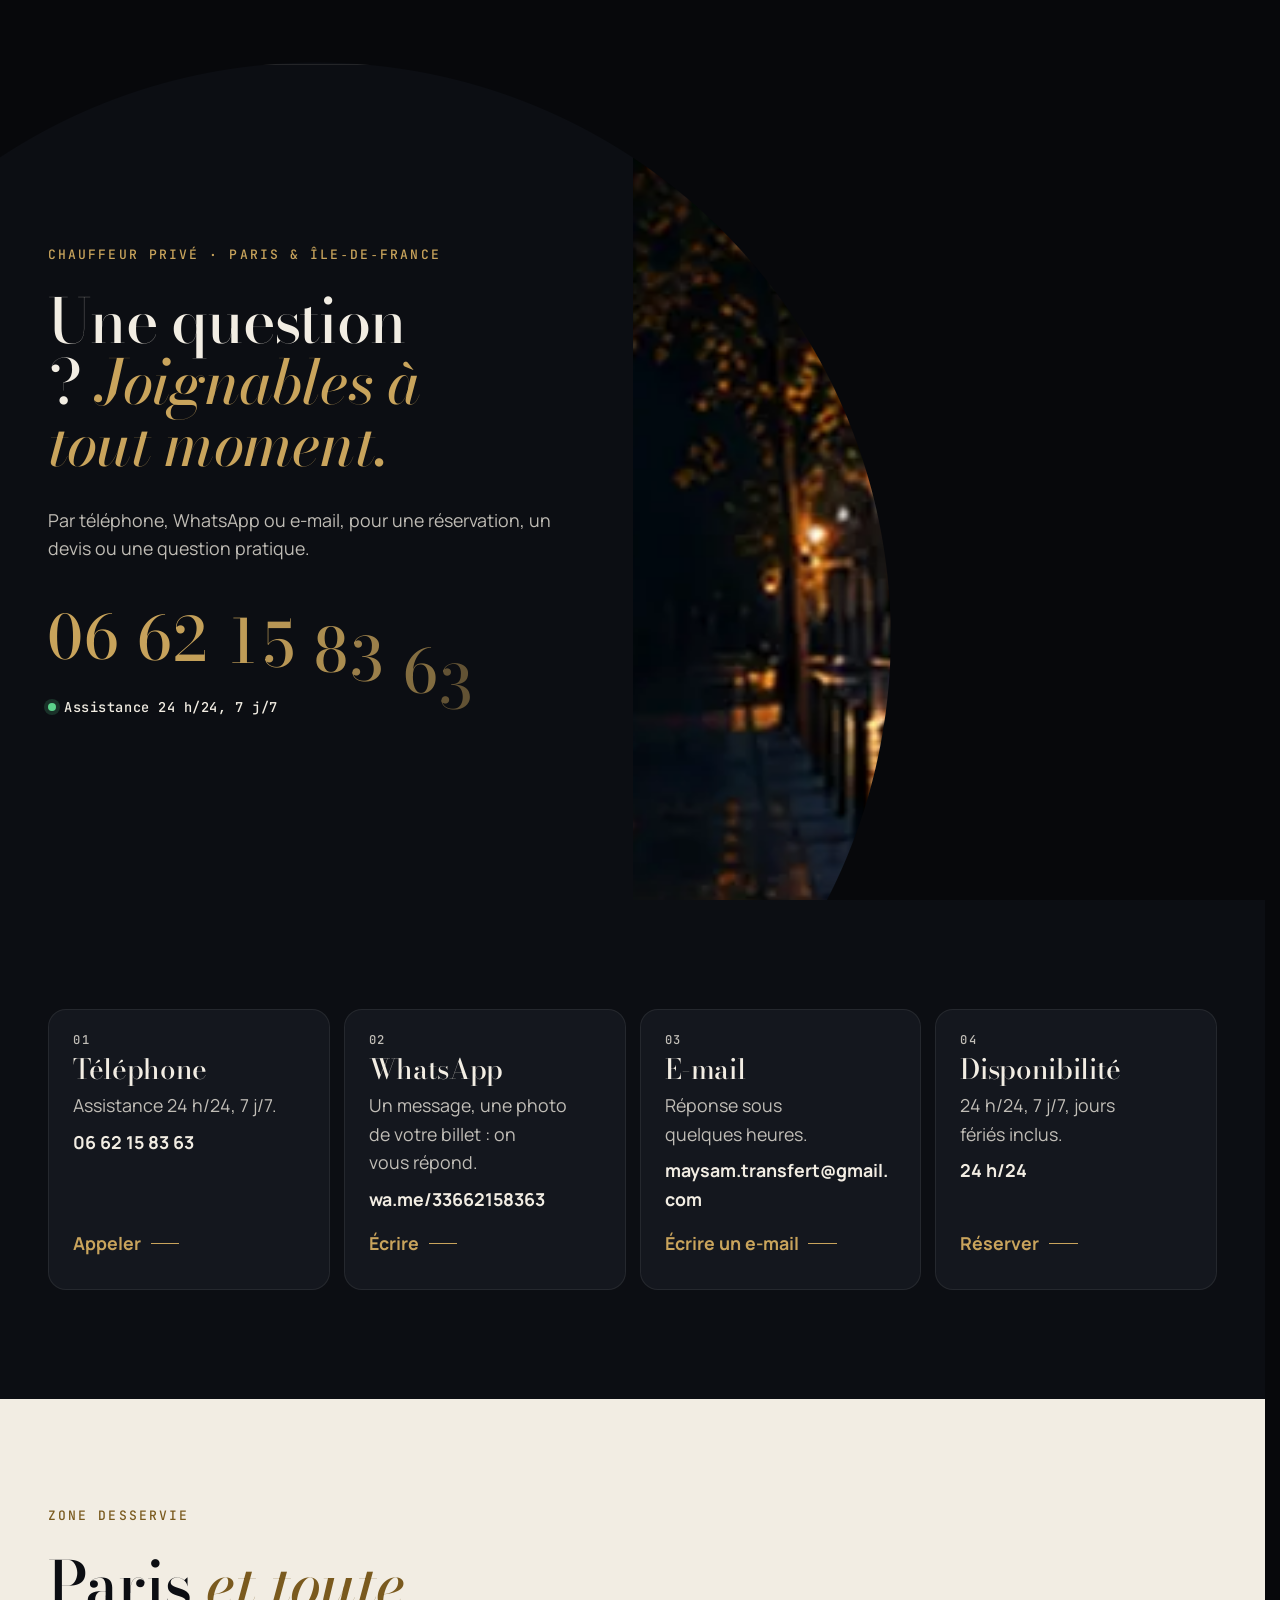
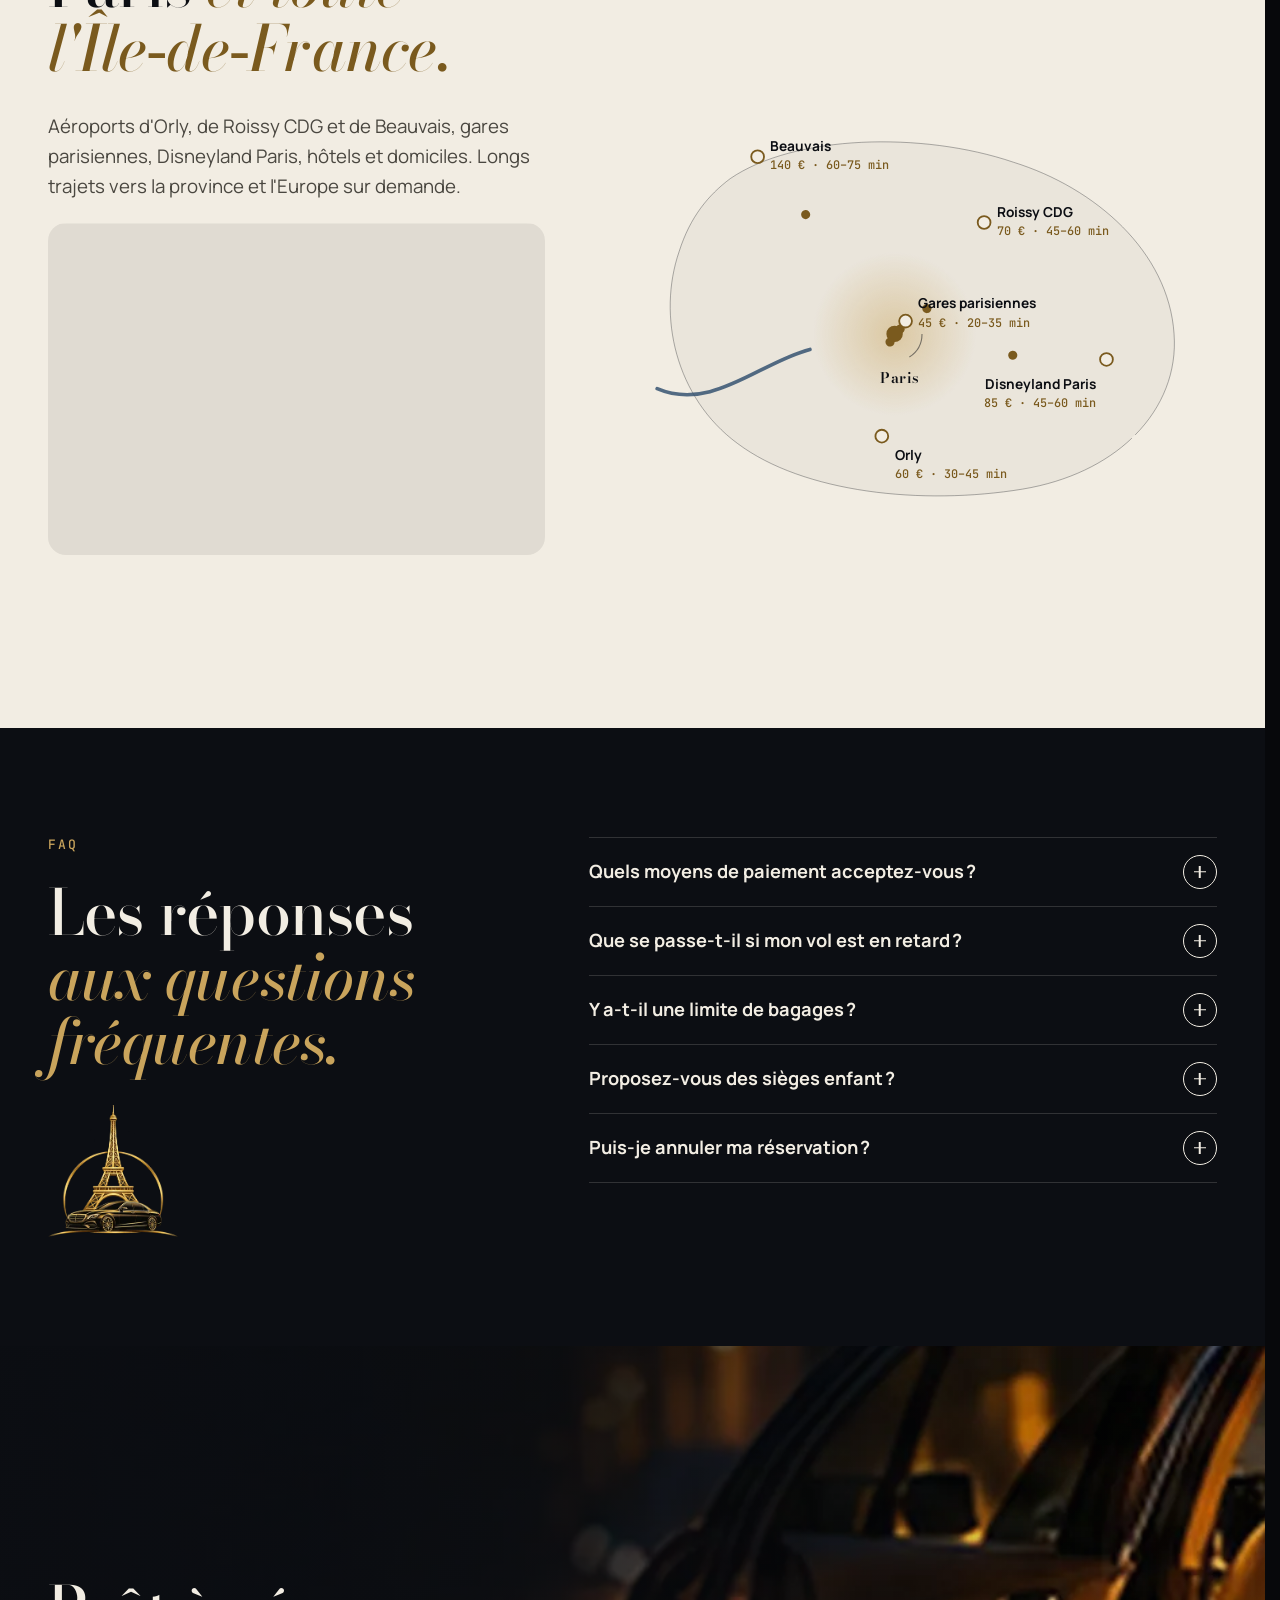
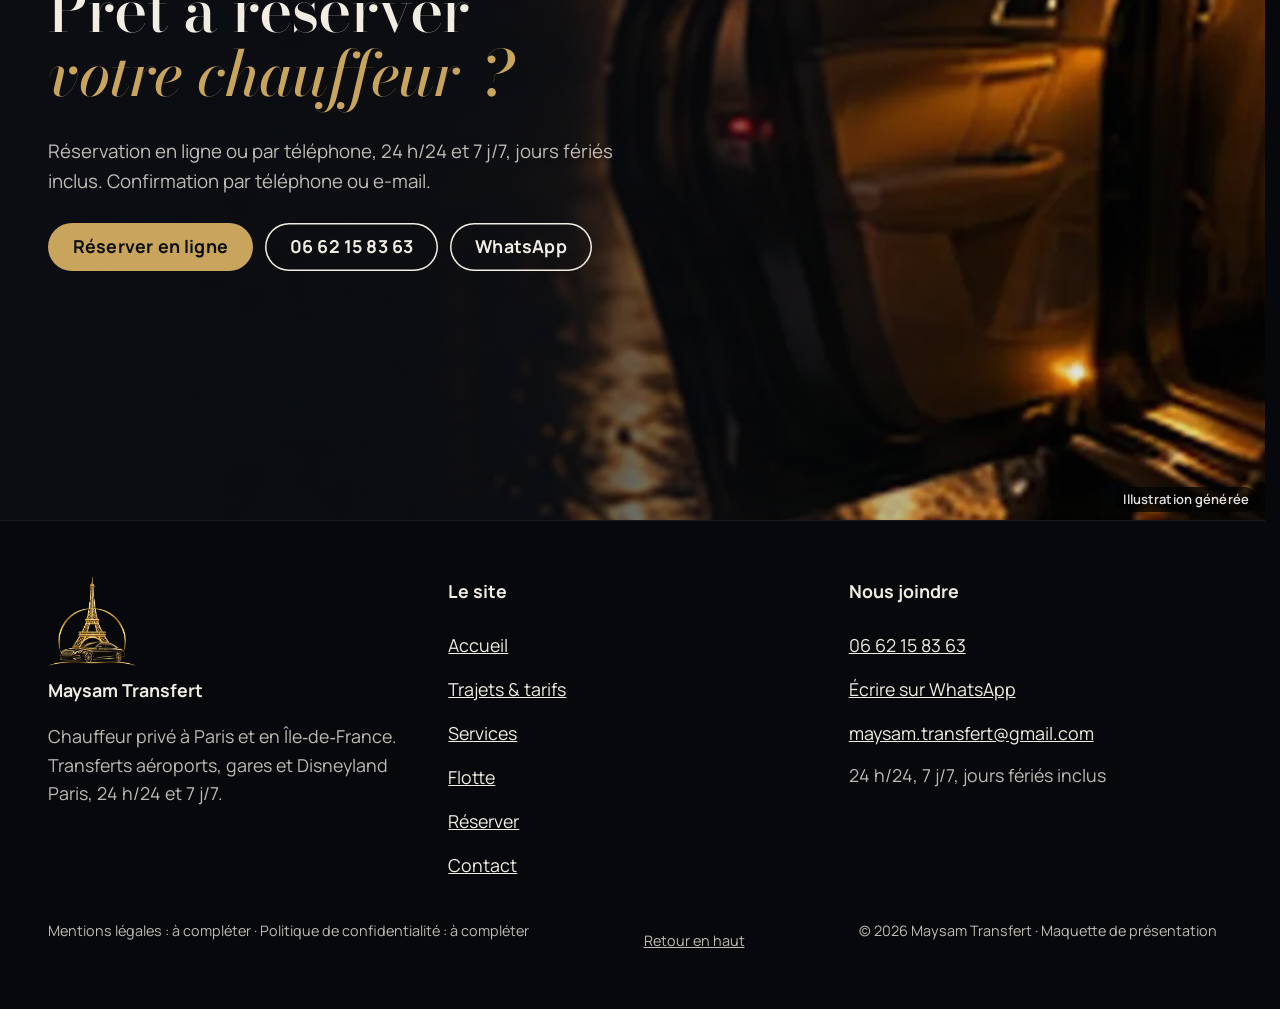
<file: contact.html>
<!doctype html>
<html lang="fr" data-v="2">
<head>
<meta charset="utf-8">
<meta name="viewport" content="width=device-width, initial-scale=1, viewport-fit=cover">
<title>Contact | Maysam Transfert</title>
<meta name="description" content="Joignable 24 h/24 et 7 j/7 : téléphone, WhatsApp et e-mail. Paris et Île‑de‑France.">
<meta name="robots" content="noindex, nofollow">
<link rel="canonical" href="https://maysam-transfert-maquette.vercel.app/contact">
<style>:root{--fond:#0C0E13;--texte:#F2EDE3;--voile-fond:#0C0E13;--ouverture-fond:#07080B;--menu-fond:#0C0E13}:root { --entete-h: 72px; --barres-h: 0px; } html { background: var(--fond); color: var(--texte); scrollbar-gutter: stable; } body { margin: 0; background: var(--fond); } html.js:not(.secours):not([data-arrivee="retour"]) [data-anime] { opacity: 0; } html.js:not(.secours):not([data-arrivee="retour"]) [data-anime].vu { opacity: 1; } [data-voile] { position: fixed; inset: 0; z-index: 900; background: var(--voile-fond); transform: translateY(100%); visibility: hidden; pointer-events: none; } html[data-arrivee="voile"]:not(.voile-leve):not(.secours) [data-voile] { transform: none; visibility: visible; } html.secours [data-voile] { visibility: hidden !important; } .ouverture-panneau { position: fixed; inset: 0; z-index: 850; display: none; place-content: center; justify-items: center; background: var(--ouverture-fond, var(--voile-fond)); color: var(--fond); text-align: center; } html.js[data-arrivee="intro"]:not(.secours):not(.intro-finie) .ouverture-panneau { display: grid; } html.defilement-bloque, html.defilement-bloque body, html.js[data-arrivee="intro"]:not(.secours):not(.intro-finie), html.js[data-arrivee="intro"]:not(.secours):not(.intro-finie) body, html[data-arrivee="voile"]:not(.voile-leve):not(.secours), html[data-arrivee="voile"]:not(.voile-leve):not(.secours) body { overflow: hidden; } html.js[data-arrivee="intro"]:not(.secours):not(.intro-finie) { background-color: var(--ouverture-fond, var(--voile-fond)); } html[data-arrivee="voile"]:not(.voile-leve):not(.secours) { background-color: var(--voile-fond); }</style>
<script>(function () {
var d = document.documentElement, ss = null, ls = null;
try { ss = window.sessionStorage; ls = window.localStorage; } catch (e) {}
d.classList.add('js');
var nav = performance.getEntriesByType ? performance.getEntriesByType('navigation')[0] : null;
var type = nav ? nav.type : 'navigate';
var depart = null;
try { depart = JSON.parse(ss.getItem('socle:depart') || 'null'); ss.removeItem('socle:depart'); } catch (e) {}
if (depart && !(Date.now() - depart.t < 15000)) depart = null;
var mode = type === 'back_forward' ? 'retour' : type === 'reload' ? 'intro' : depart ? 'voile' : 'intro';
d.setAttribute('data-arrivee', mode);
if (mode === 'voile' && depart.couleur) d.style.setProperty('--voile-fond', depart.couleur);
if (type === 'reload' && 'scrollRestoration' in history) {
history.scrollRestoration = 'manual';
}
try {
var choisie = ls && ls.getItem('socle:langue');
var langue = (d.lang || '').slice(0, 2);
if (choisie && choisie !== langue && type === 'navigate' && !depart) {
var alt = document.querySelector('link[rel="alternate"][hreflang="' + choisie + '"]');
if (alt) location.replace(new URL(alt.href).pathname + location.search + location.hash);
}
} catch (e) {}
setTimeout(function () { if (!d.classList.contains('demarre')) d.classList.add('secours'); }, 2000);
})();</script>
<link rel="preload" href="/assets/fonts/bodoni-moda.woff2" as="font" type="font/woff2" crossorigin>
<link rel="preload" href="/assets/fonts/manrope-400.woff2" as="font" type="font/woff2" crossorigin>
<link rel="stylesheet" href="/assets/css/socle.css?v=2">
<link rel="stylesheet" href="/assets/css/site.css?v=2">
<link rel="modulepreload" href="/assets/js/site.js?v=2">
<link rel="modulepreload" href="/assets/js/socle/index.js?v=2">
<script src="/assets/vendor/gsap.min.js" defer></script>
<script src="/assets/vendor/ScrollTrigger.min.js" defer></script>
<script src="/assets/vendor/SplitText.min.js" defer></script>
<script type="module" src="/assets/js/site.js?v=2"></script>
<meta name="theme-color" content="#0C0E13">
<link rel="icon" href="/assets/images/favicon.png" type="image/png">
<link rel="apple-touch-icon" href="/assets/images/apple-touch-icon.png">
<meta property="og:type" content="website">
<meta property="og:site_name" content="Maysam Transfert">
<meta property="og:locale" content="fr_FR">
<meta property="og:title" content="Contact | Maysam Transfert">
<meta property="og:description" content="Joignable 24 h/24 et 7 j/7 : téléphone, WhatsApp et e-mail. Paris et Île‑de‑France.">
<meta property="og:url" content="https://maysam-transfert-maquette.vercel.app/contact">
<meta property="og:image" content="https://maysam-transfert-maquette.vercel.app/assets/partage/contact-fr.jpg">
<meta property="og:image:width" content="1200">
<meta property="og:image:height" content="630">
<meta property="og:image:alt" content="Contacter Maysam Transfert">
<meta name="twitter:card" content="summary_large_image">
<script type="application/ld+json">{"@context":"https://schema.org","@type":"LocalBusiness","name":"Maysam Transfert","url":"https://maysam-transfert-maquette.vercel.app/","telephone":"+33662158363","email":"maysam.transfert@gmail.com","description":"Chauffeur privé à Paris et en Île‑de‑France. Transferts aéroports, gares et Disneyland Paris, 24h/24 et 7j/7.","areaServed":"Paris et Île‑de‑France","openingHours":"Mo-Su 00:00-24:00","image":"https://maysam-transfert-maquette.vercel.app/assets/images/logo-grand.webp","paymentAccepted":"Espèces, carte, virement"}</script>
</head>
<body id="haut">
<div data-voile data-forme="glisse" aria-hidden="true"><span class="voile-filet"></span><div class="voile-contenu"><img src="/assets/images/logo-entete.webp" alt="" width="71" height="72"><span data-voile-libelle>Contact</span></div></div>
<div class="ouverture-panneau" data-ouverture aria-hidden="true">
  <div class="ouverture-phares" data-ouverture-objet><span class="phare phare--g"></span><span class="phare phare--d"></span></div>
  <p class="ouverture-nom">Maysam Transfert</p>
  <p class="ouverture-ligne">Chauffeur privé · Paris</p>
</div>
<a class="evitement" href="#contenu">Aller au contenu</a>
<header data-entete>
  <div class="entete-rangee">
    <a class="entete-logo" href="/" data-libelle="Accueil">
      <img src="/assets/images/logo-entete.webp" alt="" width="142" height="144"><span>Maysam Transfert</span>
    </a>
    <nav data-nav aria-label="Navigation principale">
      <ul><li><a href="/trajets" data-libelle="Trajets &amp; tarifs">Trajets &amp; tarifs</a></li><li><a href="/services" data-libelle="Services">Services</a></li><li><a href="/flotte" data-libelle="Flotte">Flotte</a></li><li><a href="/contact" data-libelle="Contact" aria-current="page">Contact</a></li></ul>
    </nav>
    <div class="entete-actions">
      <a class="bouton" href="/reserver" data-libelle="Réserver">Réserver</a>
      <button type="button" data-menu-bouton aria-controls="menu" aria-expanded="false" data-libelle-ouvrir="Menu" data-libelle-fermer="Fermer"><span data-libelle-bouton>Menu</span></button>
      <a class="menu-sansjs" href="#menu" data-menu-lien>Menu</a>
    </div>
  </div>
</header>
<script>/* Avant le premier affichage : rangées de la navigation (même règle que ajusterNav dans assets/js/socle/entete.js)
   et hauteur réelle de l'en-tête, pour que rien ne saute quand le JavaScript du site prend la main. */
(function () {
  var h = document.documentElement, u = document.querySelector('[data-nav] ul'), e = document.querySelector('[data-entete]');
  if (u) {
    var deborde = function () { return u.scrollWidth > u.clientWidth + 1; }, c = deborde();
    if (c && window.matchMedia('(min-width: 900px)').matches) {
      h.classList.add('nav-deux-rangees'); c = deborde();
      if (c) { h.classList.add('nav-deux-lignes'); var a = u.querySelector('a'); c = !a || u.getBoundingClientRect().height > a.getBoundingClientRect().height * 2.5; }
      if (c) h.classList.remove('nav-deux-rangees', 'nav-deux-lignes');
    }
    if (c) h.classList.add('nav-compacte');
  }
  if (e) h.style.setProperty('--entete-h', Math.round(e.getBoundingClientRect().height) + 'px');
})();</script>
<span id="menu-ferme" aria-hidden="true"></span>
<div id="menu" data-menu role="dialog" aria-modal="true" aria-label="Menu">
  <p class="menu-sansjs-fermer"><a href="#menu-ferme">Fermer</a></p>
  <ul><li style="--i:0"><a href="/" class="menu-lien" data-libelle="Accueil">Accueil</a></li><li style="--i:1"><a href="/trajets" class="menu-lien" data-libelle="Trajets &amp; tarifs">Trajets &amp; tarifs</a></li><li style="--i:2"><a href="/services" class="menu-lien" data-libelle="Services">Services</a></li><li style="--i:3"><a href="/flotte" class="menu-lien" data-libelle="Flotte">Flotte</a></li><li style="--i:4"><a href="/reserver" class="menu-lien" data-libelle="Réserver">Réserver</a></li><li style="--i:5"><a href="/contact" class="menu-lien" data-libelle="Contact" aria-current="page">Contact</a></li></ul>
  <p class="menu-actions"><a class="bouton" href="/reserver" data-libelle="Réserver">Réserver</a> <a class="bouton bouton--contour" href="tel:+33662158363">Appeler 06 62 15 83 63</a></p>
  <p class="menu-dispo">24 h/24, 7 j/7, jours fériés inclus</p>
</div>
<main id="contenu" tabindex="-1">
<section class="ouv-scindee" id="debut" aria-labelledby="contact-titre">
  <div class="ouv-scindee-texte">
    <p class="surtitre" data-anime>Chauffeur privé · Paris &amp; Île‑de‑France</p>
    <h1 id="contact-titre" data-anime="lignes">Une question ? <em>Joignables à tout moment.</em></h1>
    <p class="masque-ecran-tres-bas" data-anime>Par téléphone, WhatsApp ou e-mail, pour une réservation, un devis ou une question pratique.</p>
    <p class="numero-geant" data-effet="numero" data-iris-centre><a href="tel:+33662158363" data-action-principale><span class="chiffre">0</span><span class="chiffre chiffre--espace">6</span><span class="chiffre">6</span><span class="chiffre chiffre--espace">2</span><span class="chiffre">1</span><span class="chiffre chiffre--espace">5</span><span class="chiffre">8</span><span class="chiffre chiffre--espace">3</span><span class="chiffre">6</span><span class="chiffre">3</span><span class="visuellement-cache"> : appeler</span></a></p>
    <p class="hero-info" data-info-cle data-anime><span class="point-vert" aria-hidden="true"></span>Assistance 24 h/24, 7 j/7</p>
  </div>
  <figure class="media ouv-scindee-media" data-grok data-fx="parallaxe" data-fx-force="8" style="--cadrage:80% 50%">
  <picture><source media="(max-width: 760px) and (orientation: portrait)" srcset="/assets/images/grok/contact-ouverture-mobile-640.webp 640w, /assets/images/grok/contact-ouverture-mobile-1080.webp 1080w" sizes="(max-width: 760px) 100vw, 50vw">
    <img src="/assets/images/grok/contact-ouverture-1280.webp" srcset="/assets/images/grok/contact-ouverture-640.webp 640w, /assets/images/grok/contact-ouverture-1280.webp 1280w, /assets/images/grok/contact-ouverture-1920.webp 1920w" sizes="(max-width: 760px) 100vw, 50vw" alt="Rue pavée la nuit, un réverbère doré" width="1280" height="720" fetchpriority="high" loading="eager" decoding="async">
  </picture><figcaption class="mention-ia">Illustration générée</figcaption>
</figure>
</section>
<section class="joindre" id="joindre" aria-labelledby="joindre-titre">
  <div class="conteneur">
    <h2 id="joindre-titre" class="visuellement-cache">Nous joindre</h2>
    <ul class="joindre-grille" role="list" data-anime="cascade" data-visuel><li class="joindre-bloc">
      <p class="joindre-num">01</p>
      <h3>Téléphone</h3><p>Assistance 24 h/24, 7 j/7.</p>
      <p class="joindre-valeur">06 62 15 83 63</p>
      <a class="lien-fleche" href="tel:+33662158363">Appeler</a>
    </li><li class="joindre-bloc">
      <p class="joindre-num">02</p>
      <h3>WhatsApp</h3><p>Un message, une photo de votre billet : on vous répond.</p>
      <p class="joindre-valeur">wa.me/33662158363</p>
      <a class="lien-fleche" href="https://wa.me/33662158363" target="_blank" rel="noopener">Écrire</a>
    </li><li class="joindre-bloc">
      <p class="joindre-num">03</p>
      <h3>E-mail</h3><p>Réponse sous quelques heures.</p>
      <p class="joindre-valeur">maysam.transfert@gmail.com</p>
      <a class="lien-fleche" href="mailto:maysam.transfert@gmail.com">Écrire un e-mail</a>
    </li><li class="joindre-bloc">
      <p class="joindre-num">04</p>
      <h3>Disponibilité</h3><p>24 h/24, 7 j/7, jours fériés inclus.</p>
      <p class="joindre-valeur">24 h/24</p>
      <a href="/reserver" class="lien-fleche" data-libelle="Réserver">Réserver</a>
    </li></ul>
  </div>
</section>
<section class="zone fond-ivoire" id="zone" aria-labelledby="zone-titre">
  <div class="conteneur zone-grille">
    <div class="tete-section">
      <p class="surtitre" data-anime>Zone desservie</p>
      <h2 id="zone-titre" data-anime="lignes">Paris <em>et toute l'Île‑de‑France.</em></h2>
      <p data-anime>Aéroports d&#39;Orly, de Roissy CDG et de Beauvais, gares parisiennes, Disneyland Paris, hôtels et domiciles. Longs trajets vers la province et l&#39;Europe sur demande.</p>
      <figure class="media zone-photo" data-anime="rideau" style="--cadrage:50% 50%;aspect-ratio:3 / 2">
  <picture>
    <img src="/assets/images/paris-nuit-960.webp" srcset="/assets/images/paris-nuit-480.webp 480w, /assets/images/paris-nuit-640.webp 640w, /assets/images/paris-nuit-960.webp 960w" sizes="(max-width: 760px) 100vw, 40vw" alt="Paris la nuit, vu d&#39;en haut" width="960" height="640" loading="lazy" decoding="async">
  </picture>
</figure>
    </div>
    <div class="carte carte--zone" data-effet="carte-trajets" data-carte>
  <svg class="carte-svg" viewBox="0 0 640 430" role="img" aria-label="Schéma des trajets depuis Paris (pas à l&#39;échelle)" data-visuel>
    <defs><radialGradient id="carte-zone-halo"><stop offset="0" stop-color="#C9A45C" stop-opacity=".45"/><stop offset="1" stop-color="#C9A45C" stop-opacity="0"/></radialGradient></defs>
    <path class="carte-idf" data-superpose d="M120 70 C190 22 330 18 430 52 C520 80 600 150 606 240 C612 320 548 392 440 410 C330 428 200 414 128 360 C60 310 40 220 64 150 C76 112 96 88 120 70 Z" data-trait/>
    <path class="carte-seine" data-superpose d="M40 300 C110 330 170 250 236 254 C270 256 286 236 300 240 C318 246 330 232 352 236 C410 248 452 310 520 318 C560 322 590 300 620 306" data-trait/>
    <circle cx="300" cy="240" r="90" fill="url(#carte-zone-halo)" data-superpose/>
    <circle class="carte-peripherique" data-superpose cx="300" cy="240" r="30" data-trait/>
    <path class="carte-route" id="carte-zone-r-orly" d="M300 240 C275 277 298 325 286 352" data-route="orly" data-superpose data-trait/><path class="carte-route" id="carte-zone-r-cdg" d="M300 240 C356 215 364 141 398 118" data-route="cdg" data-superpose data-trait/><path class="carte-route" id="carte-zone-r-gares" d="M300 240 C307 237 308 229 312 226" data-route="gares" data-superpose data-trait/><path class="carte-route" id="carte-zone-r-disneyland" d="M300 240 C376 292 476 242 532 268" data-route="disneyland" data-superpose data-trait/><path class="carte-route" id="carte-zone-r-beauvais" d="M300 240 C282 145 172 107 150 46" data-route="beauvais" data-superpose data-trait/>
    <circle class="carte-voiture" r="5" data-superpose><animateMotion dur="3.0s" begin="-0.0s" repeatCount="indefinite" rotate="auto"><mpath href="#carte-zone-r-orly"/></animateMotion></circle><circle class="carte-voiture" r="5" data-superpose><animateMotion dur="3.4s" begin="-0.7s" repeatCount="indefinite" rotate="auto"><mpath href="#carte-zone-r-cdg"/></animateMotion></circle><circle class="carte-voiture" r="5" data-superpose><animateMotion dur="3.8s" begin="-1.4s" repeatCount="indefinite" rotate="auto"><mpath href="#carte-zone-r-gares"/></animateMotion></circle><circle class="carte-voiture" r="5" data-superpose><animateMotion dur="4.2s" begin="-2.1s" repeatCount="indefinite" rotate="auto"><mpath href="#carte-zone-r-disneyland"/></animateMotion></circle><circle class="carte-voiture" r="5" data-superpose><animateMotion dur="4.6s" begin="-2.8s" repeatCount="indefinite" rotate="auto"><mpath href="#carte-zone-r-beauvais"/></animateMotion></circle>
    <circle class="carte-paris" cx="300" cy="240" r="9"/>
    <text class="carte-nom-paris" x="284" y="294">Paris</text>
    <g class="carte-point" data-route="orly" data-repere>
      <circle class="carte-point-rond" cx="286" cy="352" r="7"/>
      <text class="carte-etiquette" x="300" y="378" text-anchor="start"><tspan class="carte-etiquette-nom">Orly</tspan><tspan class="carte-etiquette-prix" x="300" dy="20">60 € · 30–45 min</tspan></text>
    </g><g class="carte-point" data-route="cdg" data-repere>
      <circle class="carte-point-rond" cx="398" cy="118" r="7"/>
      <text class="carte-etiquette" x="412" y="112" text-anchor="start"><tspan class="carte-etiquette-nom">Roissy CDG</tspan><tspan class="carte-etiquette-prix" x="412" dy="20">70 € · 45–60 min</tspan></text>
    </g><g class="carte-point" data-route="gares" data-repere>
      <circle class="carte-point-rond" cx="312" cy="226" r="7"/>
      <text class="carte-etiquette" x="326" y="212" text-anchor="start"><tspan class="carte-etiquette-nom">Gares parisiennes</tspan><tspan class="carte-etiquette-prix" x="326" dy="20">45 € · 20–35 min</tspan></text>
    </g><g class="carte-point" data-route="disneyland" data-repere>
      <circle class="carte-point-rond" cx="532" cy="268" r="7"/>
      <text class="carte-etiquette" x="520" y="300" text-anchor="end"><tspan class="carte-etiquette-nom">Disneyland Paris</tspan><tspan class="carte-etiquette-prix" x="520" dy="20">85 € · 45–60 min</tspan></text>
    </g><g class="carte-point" data-route="beauvais" data-repere>
      <circle class="carte-point-rond" cx="150" cy="46" r="7"/>
      <text class="carte-etiquette" x="164" y="40" text-anchor="start"><tspan class="carte-etiquette-nom">Beauvais</tspan><tspan class="carte-etiquette-prix" x="164" dy="20">140 € · 60–75 min</tspan></text>
    </g>
  </svg>
</div>
  </div>
</section>
<section class="faq-section" id="faq" aria-labelledby="faq-titre">
  <div class="conteneur faq-grille">
    <div class="tete-section">
      <p class="surtitre" data-anime>FAQ</p>
      <h2 id="faq-titre" data-anime="lignes">Les réponses <em>aux questions fréquentes.</em></h2>
      <div class="faq-logo" data-anime="rideau"><img src="/assets/images/logo-grand.webp" alt="" width="157" height="160" loading="lazy"></div>
    </div>
    <div class="faq-liste" data-anime="cascade"><details class="faq-item"><summary><span>Quels moyens de paiement acceptez-vous ?</span><span class="faq-signe" aria-hidden="true"></span></summary><div class="faq-reponse"><p>Le règlement se fait à bord auprès du chauffeur, en espèces, par carte ou par virement. Le prix est fixé à l&#39;avance et aucun supplément n&#39;est ajouté à l&#39;arrivée.</p></div></details><details class="faq-item"><summary><span>Que se passe-t-il si mon vol est en retard ?</span><span class="faq-signe" aria-hidden="true"></span></summary><div class="faq-reponse"><p>Le suivi se fait en temps réel grâce au numéro de vol. Le chauffeur attend sans frais et décale l&#39;heure de prise en charge.</p></div></details><details class="faq-item"><summary><span>Y a-t-il une limite de bagages ?</span><span class="faq-signe" aria-hidden="true"></span></summary><div class="faq-reponse"><p>Chaque passager dispose confortablement d&#39;une valise. Pour les objets volumineux ou un grand nombre de bagages, il faut le signaler à la réservation.</p></div></details><details class="faq-item"><summary><span>Proposez-vous des sièges enfant ?</span><span class="faq-signe" aria-hidden="true"></span></summary><div class="faq-reponse"><p>Oui, gratuitement et sur demande, pour tous les âges. Il suffit d&#39;indiquer l&#39;âge des enfants dans le champ « Précisions ».</p></div></details><details class="faq-item"><summary><span>Puis-je annuler ma réservation ?</span><span class="faq-signe" aria-hidden="true"></span></summary><div class="faq-reponse"><p>L&#39;annulation est gratuite jusqu&#39;à 24 heures avant le trajet. Au-delà, il faut téléphoner dès que possible.</p></div></details></div>
  </div>
</section>
<section class="appel" id="appel" aria-labelledby="appel-titre">
  <figure class="media appel-media" data-grok data-fx="parallaxe" data-fx-force="12" style="--cadrage:50% 50%">
  <picture>
    <img src="/assets/images/grok/accueil-appel-1280.webp" srcset="/assets/images/grok/accueil-appel-640.webp 640w, /assets/images/grok/accueil-appel-1280.webp 1280w, /assets/images/grok/accueil-appel-1920.webp 1920w" sizes="100vw" alt="Portière ouverte d&#39;une berline noire sur des pavés mouillés la nuit" width="1280" height="720" loading="lazy" decoding="async">
  </picture><figcaption class="mention-ia">Illustration générée</figcaption>
</figure>
  <div class="conteneur appel-contenu">
    <h2 id="appel-titre" data-anime="lignes">Prêt à réserver <em>votre chauffeur ?</em></h2>
    <p data-anime>Réservation en ligne ou par téléphone, 24 h/24 et 7 j/7, jours fériés inclus. Confirmation par téléphone ou e-mail.</p>
    <p class="appel-actions" data-anime>
      <a href="/reserver" class="bouton" data-libelle="Réserver" data-survol="magnetique">Réserver en ligne</a>
      <a class="bouton bouton--contour" href="tel:+33662158363">06 62 15 83 63</a>
      <a class="bouton bouton--contour" href="https://wa.me/33662158363" target="_blank" rel="noopener">WhatsApp</a>
    </p>
  </div>
</section>
</main>
<footer class="pied" id="pied">
  <div class="conteneur pied-grille">
    <div class="pied-marque">
      <img src="/assets/images/logo-grand.webp" alt="" width="157" height="160" loading="lazy">
      <p><strong>Maysam Transfert</strong></p>
      <p>Chauffeur privé à Paris et en Île‑de‑France. Transferts aéroports, gares et Disneyland Paris, 24 h/24 et 7 j/7.</p>
    </div>
    <nav aria-label="Le site">
      <p><strong>Le site</strong></p>
      <ul><li><a href="/" data-libelle="Accueil">Accueil</a></li><li><a href="/trajets" data-libelle="Trajets &amp; tarifs">Trajets &amp; tarifs</a></li><li><a href="/services" data-libelle="Services">Services</a></li><li><a href="/flotte" data-libelle="Flotte">Flotte</a></li><li><a href="/reserver" data-libelle="Réserver">Réserver</a></li><li><a href="/contact" data-libelle="Contact" aria-current="page">Contact</a></li></ul>
    </nav>
    <div>
      <p><strong>Nous joindre</strong></p>
      <ul>
        <li><a href="tel:+33662158363">06 62 15 83 63</a></li>
        <li><a href="https://wa.me/33662158363" target="_blank" rel="noopener">Écrire sur WhatsApp</a></li>
        <li><a href="mailto:maysam.transfert@gmail.com">maysam.transfert@gmail.com</a></li>
        <li class="pied-dispo">24 h/24, 7 j/7, jours fériés inclus</li>
      </ul>
    </div>
  </div>
  <div class="conteneur pied-bas">
    <p>Mentions légales : à compléter · Politique de confidentialité : à compléter</p>
    <p><a href="#haut" data-sans-transition>Retour en haut</a></p>
    <p>© 2026 Maysam Transfert · Maquette de présentation</p>
  </div>
</footer>
<div data-barre-fixe>
  <a class="bouton bouton--contour" href="tel:+33662158363">Appeler</a>
  <a class="bouton" href="/reserver" data-libelle="Réserver">Réserver</a>
</div>
</body>
</html>
</file>
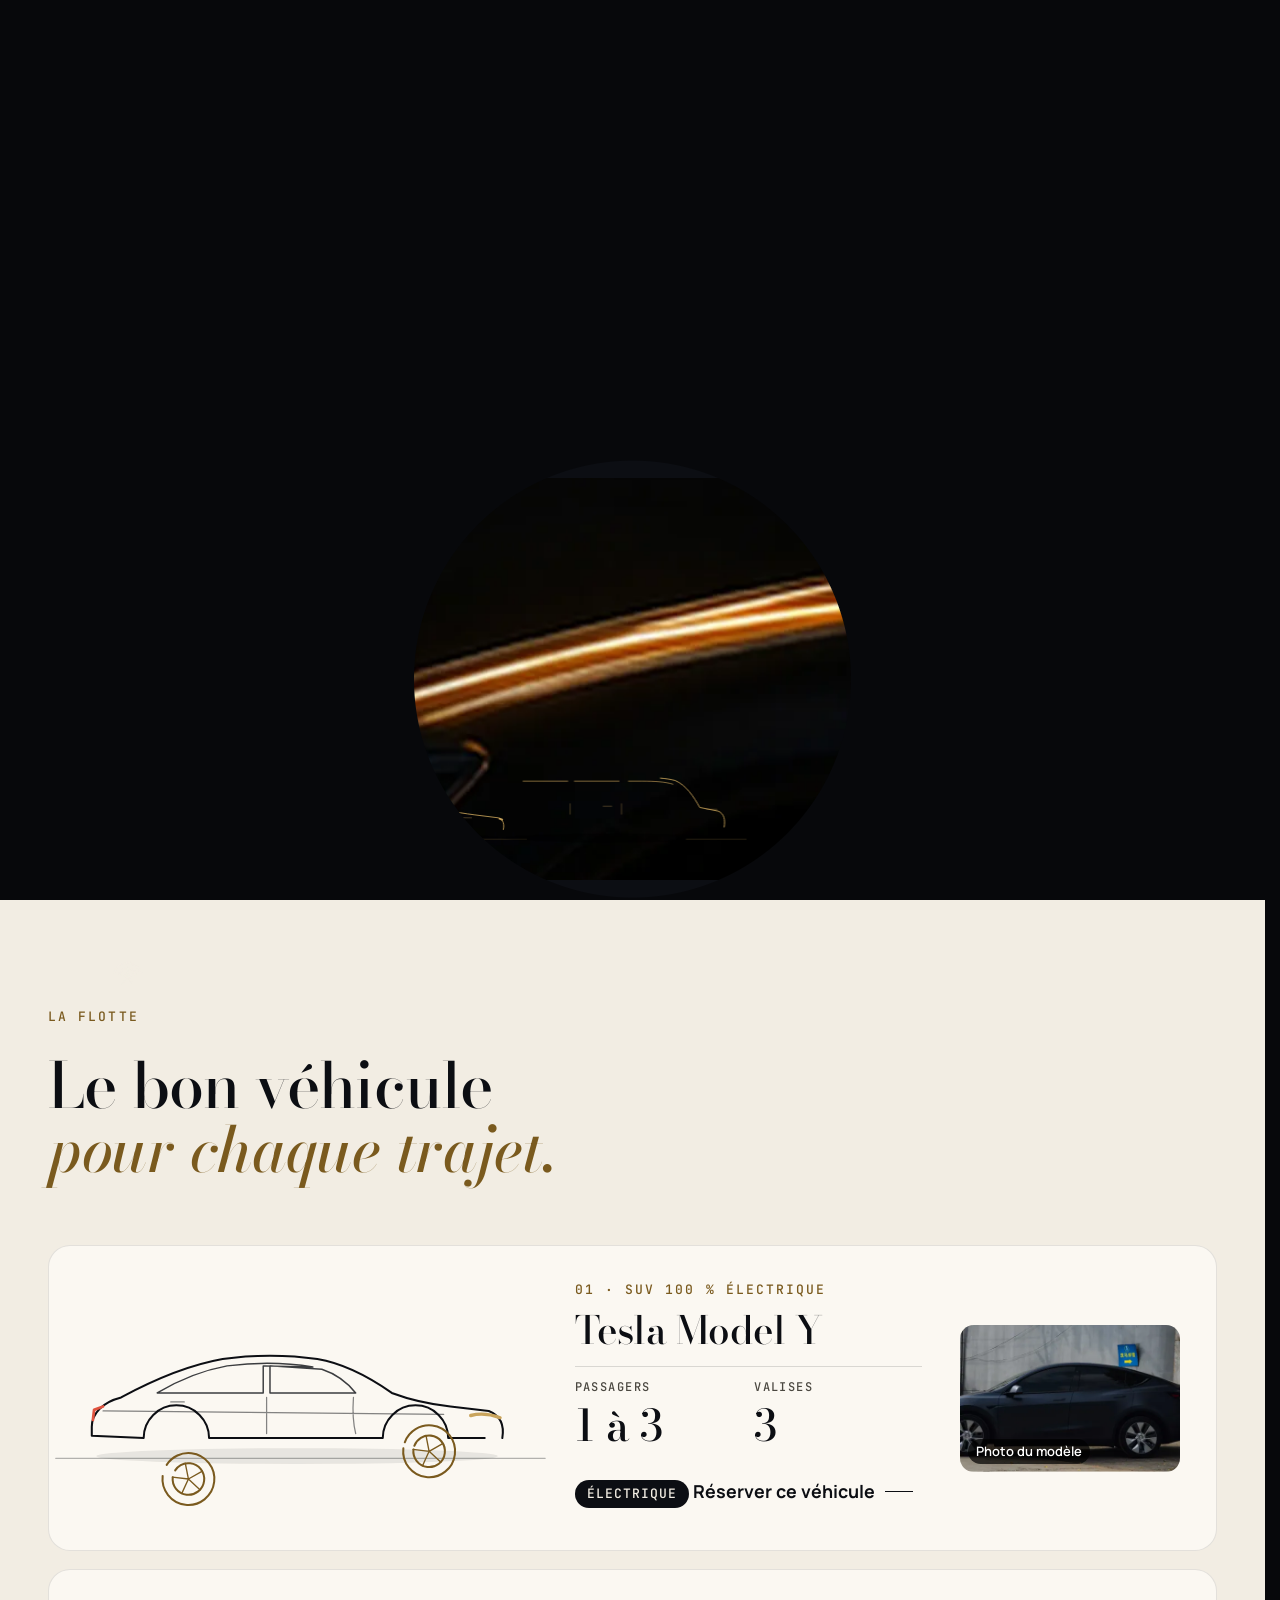
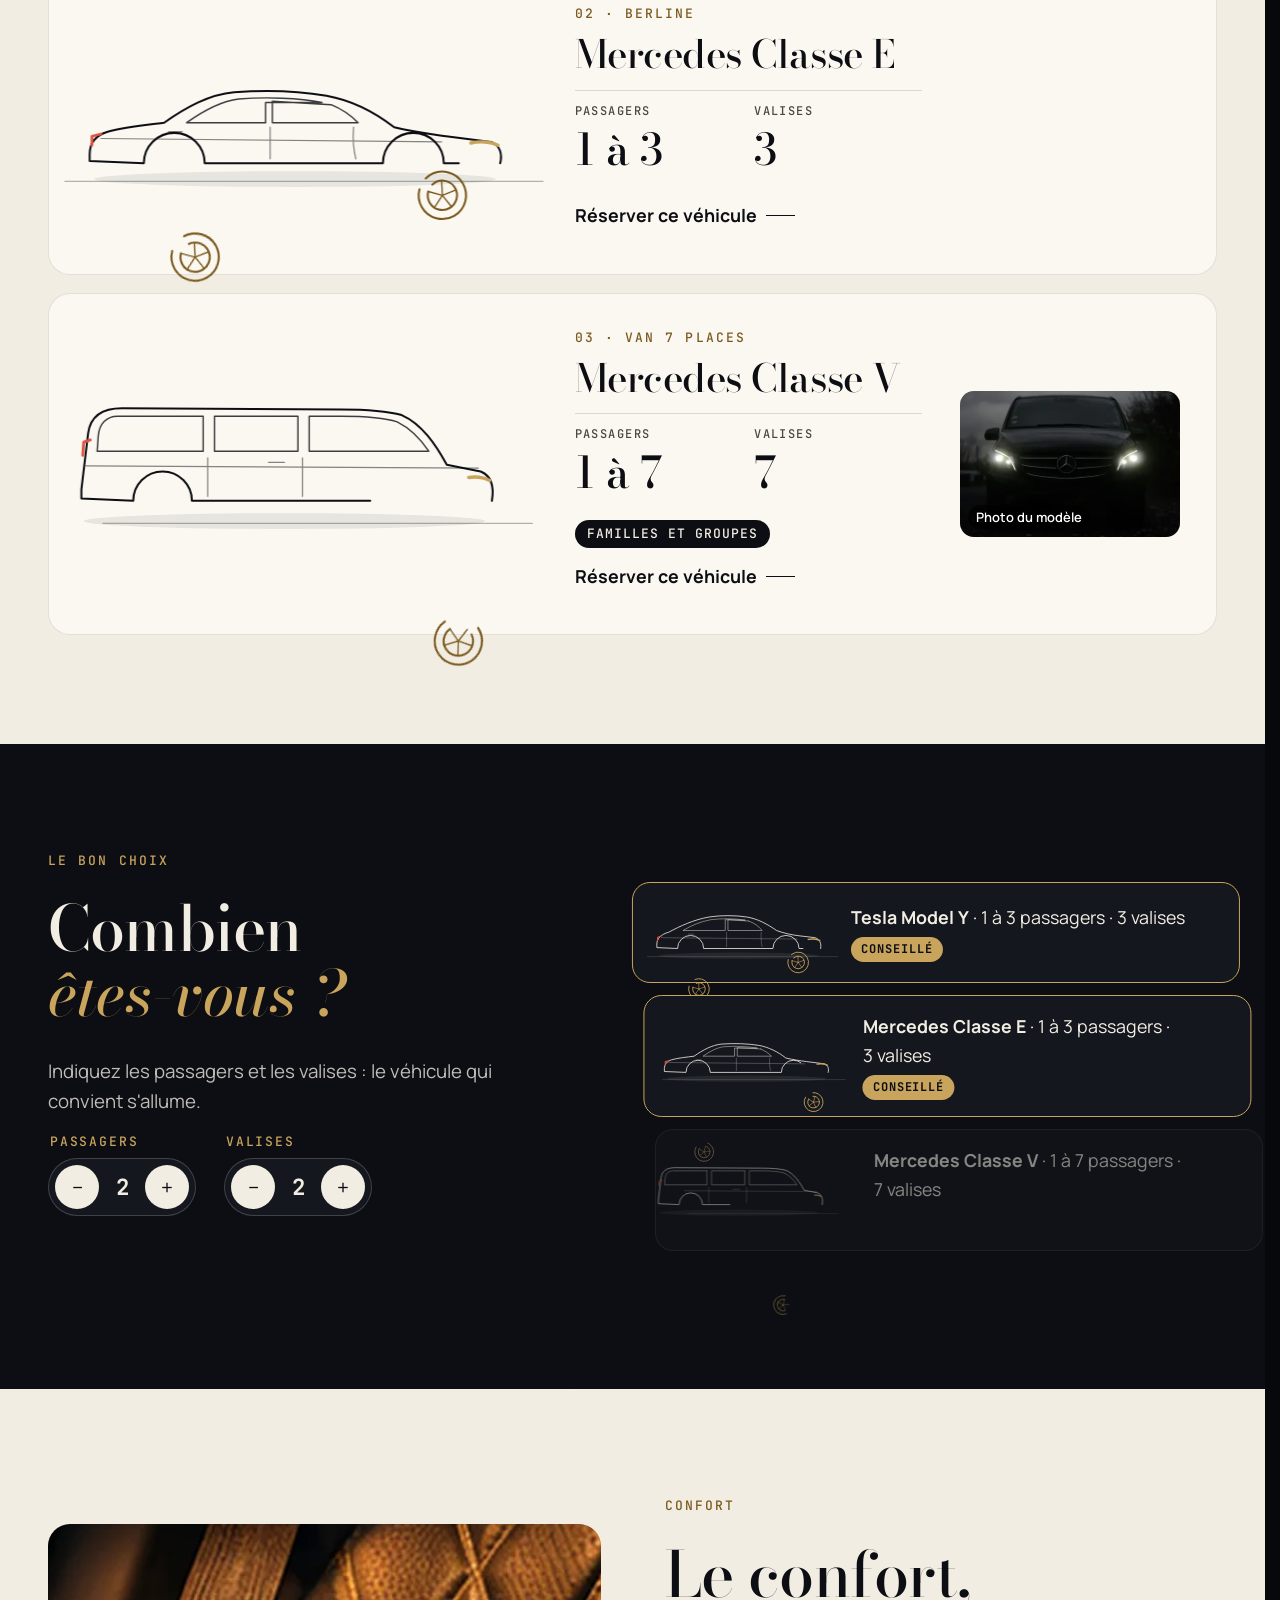
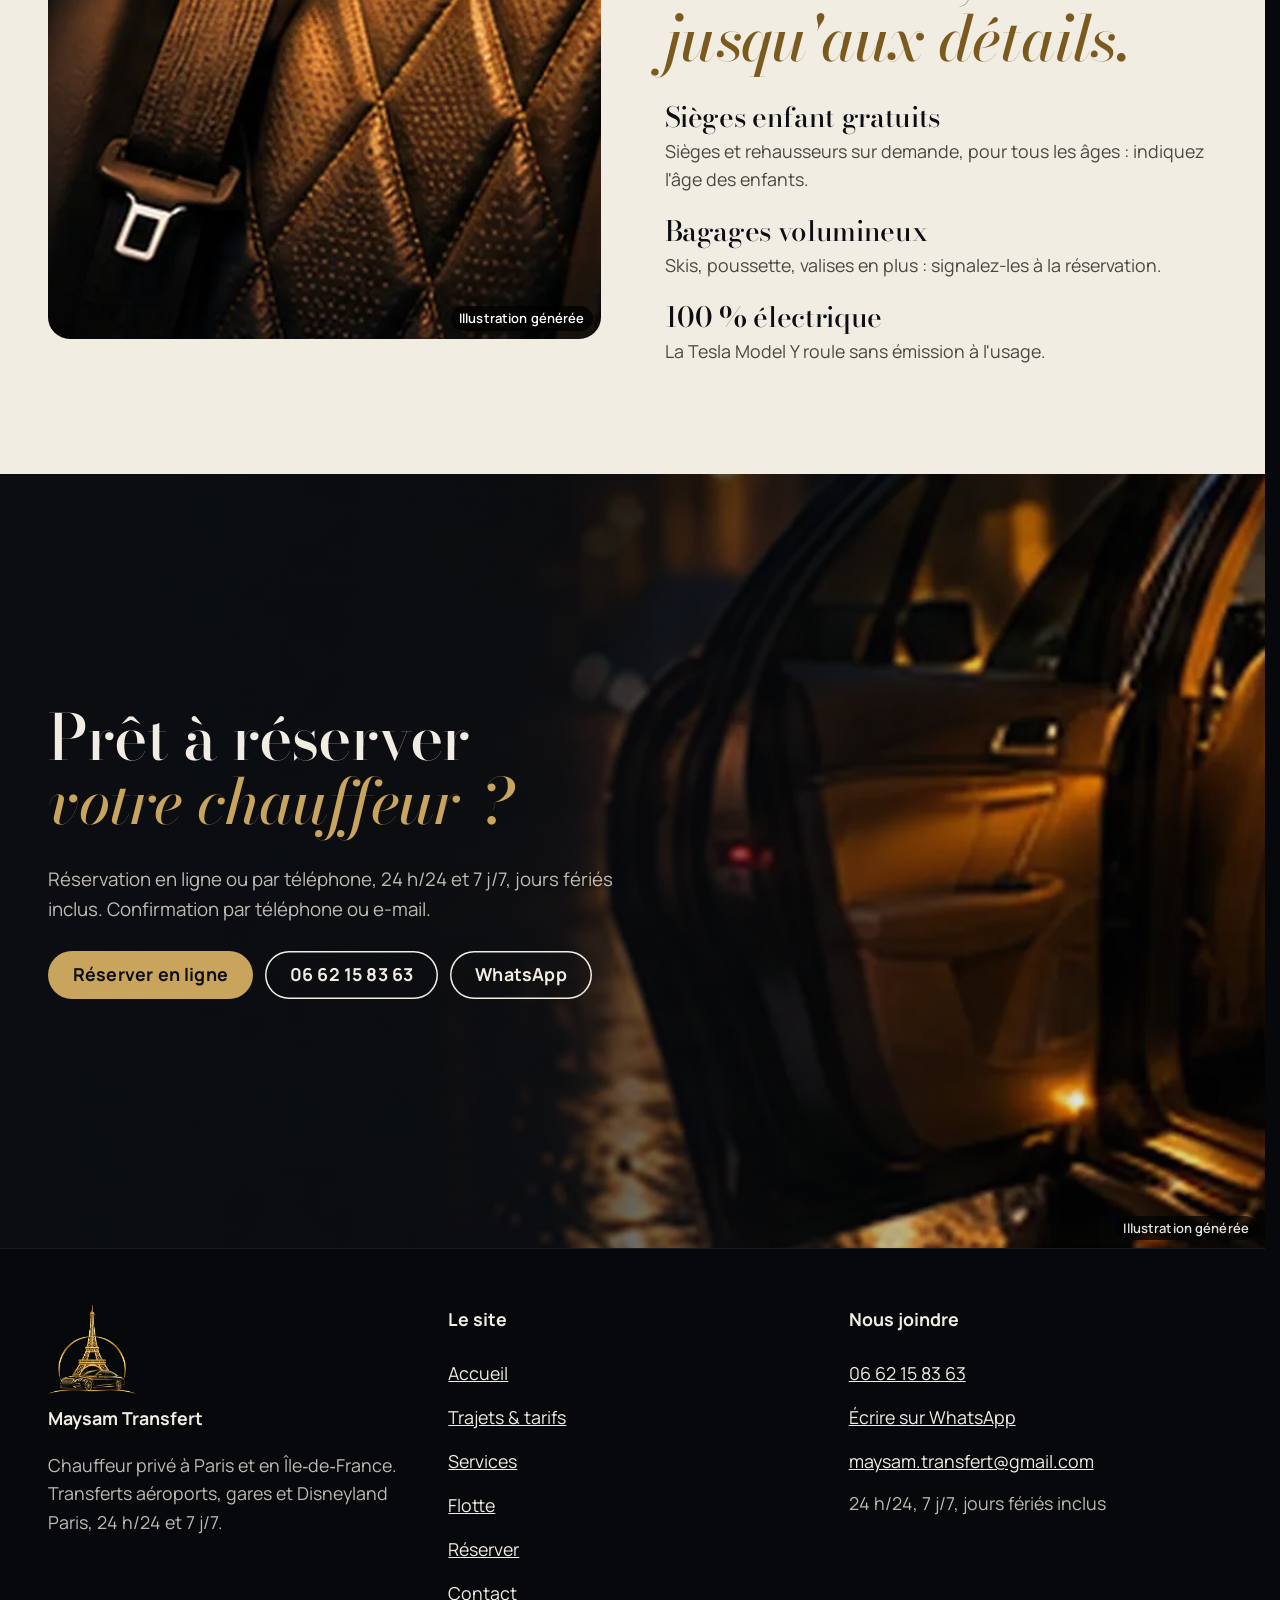
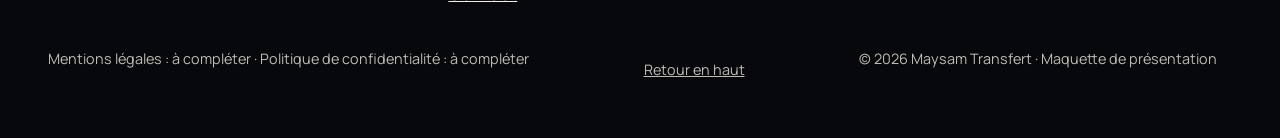
<file: flotte.html>
<!doctype html>
<html lang="fr" data-v="2">
<head>
<meta charset="utf-8">
<meta name="viewport" content="width=device-width, initial-scale=1, viewport-fit=cover">
<title>La flotte | Maysam Transfert</title>
<meta name="description" content="Tesla Model Y, Mercedes Classe E et Mercedes Classe V : jusqu&#39;à 7 passagers et 7 valises.">
<meta name="robots" content="noindex, nofollow">
<link rel="canonical" href="https://maysam-transfert-maquette.vercel.app/flotte">
<style>:root{--fond:#0C0E13;--texte:#F2EDE3;--voile-fond:#0C0E13;--ouverture-fond:#07080B;--menu-fond:#0C0E13}:root { --entete-h: 72px; --barres-h: 0px; } html { background: var(--fond); color: var(--texte); scrollbar-gutter: stable; } body { margin: 0; background: var(--fond); } html.js:not(.secours):not([data-arrivee="retour"]) [data-anime] { opacity: 0; } html.js:not(.secours):not([data-arrivee="retour"]) [data-anime].vu { opacity: 1; } [data-voile] { position: fixed; inset: 0; z-index: 900; background: var(--voile-fond); transform: translateY(100%); visibility: hidden; pointer-events: none; } html[data-arrivee="voile"]:not(.voile-leve):not(.secours) [data-voile] { transform: none; visibility: visible; } html.secours [data-voile] { visibility: hidden !important; } .ouverture-panneau { position: fixed; inset: 0; z-index: 850; display: none; place-content: center; justify-items: center; background: var(--ouverture-fond, var(--voile-fond)); color: var(--fond); text-align: center; } html.js[data-arrivee="intro"]:not(.secours):not(.intro-finie) .ouverture-panneau { display: grid; } html.defilement-bloque, html.defilement-bloque body, html.js[data-arrivee="intro"]:not(.secours):not(.intro-finie), html.js[data-arrivee="intro"]:not(.secours):not(.intro-finie) body, html[data-arrivee="voile"]:not(.voile-leve):not(.secours), html[data-arrivee="voile"]:not(.voile-leve):not(.secours) body { overflow: hidden; } html.js[data-arrivee="intro"]:not(.secours):not(.intro-finie) { background-color: var(--ouverture-fond, var(--voile-fond)); } html[data-arrivee="voile"]:not(.voile-leve):not(.secours) { background-color: var(--voile-fond); }</style>
<script>(function () {
var d = document.documentElement, ss = null, ls = null;
try { ss = window.sessionStorage; ls = window.localStorage; } catch (e) {}
d.classList.add('js');
var nav = performance.getEntriesByType ? performance.getEntriesByType('navigation')[0] : null;
var type = nav ? nav.type : 'navigate';
var depart = null;
try { depart = JSON.parse(ss.getItem('socle:depart') || 'null'); ss.removeItem('socle:depart'); } catch (e) {}
if (depart && !(Date.now() - depart.t < 15000)) depart = null;
var mode = type === 'back_forward' ? 'retour' : type === 'reload' ? 'intro' : depart ? 'voile' : 'intro';
d.setAttribute('data-arrivee', mode);
if (mode === 'voile' && depart.couleur) d.style.setProperty('--voile-fond', depart.couleur);
if (type === 'reload' && 'scrollRestoration' in history) {
history.scrollRestoration = 'manual';
}
try {
var choisie = ls && ls.getItem('socle:langue');
var langue = (d.lang || '').slice(0, 2);
if (choisie && choisie !== langue && type === 'navigate' && !depart) {
var alt = document.querySelector('link[rel="alternate"][hreflang="' + choisie + '"]');
if (alt) location.replace(new URL(alt.href).pathname + location.search + location.hash);
}
} catch (e) {}
setTimeout(function () { if (!d.classList.contains('demarre')) d.classList.add('secours'); }, 2000);
})();</script>
<link rel="preload" href="/assets/fonts/bodoni-moda.woff2" as="font" type="font/woff2" crossorigin>
<link rel="preload" href="/assets/fonts/manrope-400.woff2" as="font" type="font/woff2" crossorigin>
<link rel="stylesheet" href="/assets/css/socle.css?v=2">
<link rel="stylesheet" href="/assets/css/site.css?v=2">
<link rel="modulepreload" href="/assets/js/site.js?v=2">
<link rel="modulepreload" href="/assets/js/socle/index.js?v=2">
<script src="/assets/vendor/gsap.min.js" defer></script>
<script src="/assets/vendor/ScrollTrigger.min.js" defer></script>
<script src="/assets/vendor/SplitText.min.js" defer></script>
<script type="module" src="/assets/js/site.js?v=2"></script>
<meta name="theme-color" content="#0C0E13">
<link rel="icon" href="/assets/images/favicon.png" type="image/png">
<link rel="apple-touch-icon" href="/assets/images/apple-touch-icon.png">
<meta property="og:type" content="website">
<meta property="og:site_name" content="Maysam Transfert">
<meta property="og:locale" content="fr_FR">
<meta property="og:title" content="La flotte | Maysam Transfert">
<meta property="og:description" content="Tesla Model Y, Mercedes Classe E et Mercedes Classe V : jusqu&#39;à 7 passagers et 7 valises.">
<meta property="og:url" content="https://maysam-transfert-maquette.vercel.app/flotte">
<meta property="og:image" content="https://maysam-transfert-maquette.vercel.app/assets/partage/flotte-fr.jpg">
<meta property="og:image:width" content="1200">
<meta property="og:image:height" content="630">
<meta property="og:image:alt" content="Les véhicules de Maysam Transfert">
<meta name="twitter:card" content="summary_large_image">
<script type="application/ld+json">{"@context":"https://schema.org","@type":"LocalBusiness","name":"Maysam Transfert","url":"https://maysam-transfert-maquette.vercel.app/","telephone":"+33662158363","email":"maysam.transfert@gmail.com","description":"Chauffeur privé à Paris et en Île‑de‑France. Transferts aéroports, gares et Disneyland Paris, 24h/24 et 7j/7.","areaServed":"Paris et Île‑de‑France","openingHours":"Mo-Su 00:00-24:00","image":"https://maysam-transfert-maquette.vercel.app/assets/images/logo-grand.webp","paymentAccepted":"Espèces, carte, virement"}</script>
</head>
<body id="haut">
<div data-voile data-forme="glisse" aria-hidden="true"><span class="voile-filet"></span><div class="voile-contenu"><img src="/assets/images/logo-entete.webp" alt="" width="71" height="72"><span data-voile-libelle>Flotte</span></div></div>
<div class="ouverture-panneau" data-ouverture aria-hidden="true">
  <div class="ouverture-phares" data-ouverture-objet><span class="phare phare--g"></span><span class="phare phare--d"></span></div>
  <p class="ouverture-nom">Maysam Transfert</p>
  <p class="ouverture-ligne">Chauffeur privé · Paris</p>
</div>
<a class="evitement" href="#contenu">Aller au contenu</a>
<header data-entete>
  <div class="entete-rangee">
    <a class="entete-logo" href="/" data-libelle="Accueil">
      <img src="/assets/images/logo-entete.webp" alt="" width="142" height="144"><span>Maysam Transfert</span>
    </a>
    <nav data-nav aria-label="Navigation principale">
      <ul><li><a href="/trajets" data-libelle="Trajets &amp; tarifs">Trajets &amp; tarifs</a></li><li><a href="/services" data-libelle="Services">Services</a></li><li><a href="/flotte" data-libelle="Flotte" aria-current="page">Flotte</a></li><li><a href="/contact" data-libelle="Contact">Contact</a></li></ul>
    </nav>
    <div class="entete-actions">
      <a class="bouton" href="/reserver" data-libelle="Réserver">Réserver</a>
      <button type="button" data-menu-bouton aria-controls="menu" aria-expanded="false" data-libelle-ouvrir="Menu" data-libelle-fermer="Fermer"><span data-libelle-bouton>Menu</span></button>
      <a class="menu-sansjs" href="#menu" data-menu-lien>Menu</a>
    </div>
  </div>
</header>
<script>/* Avant le premier affichage : rangées de la navigation (même règle que ajusterNav dans assets/js/socle/entete.js)
   et hauteur réelle de l'en-tête, pour que rien ne saute quand le JavaScript du site prend la main. */
(function () {
  var h = document.documentElement, u = document.querySelector('[data-nav] ul'), e = document.querySelector('[data-entete]');
  if (u) {
    var deborde = function () { return u.scrollWidth > u.clientWidth + 1; }, c = deborde();
    if (c && window.matchMedia('(min-width: 900px)').matches) {
      h.classList.add('nav-deux-rangees'); c = deborde();
      if (c) { h.classList.add('nav-deux-lignes'); var a = u.querySelector('a'); c = !a || u.getBoundingClientRect().height > a.getBoundingClientRect().height * 2.5; }
      if (c) h.classList.remove('nav-deux-rangees', 'nav-deux-lignes');
    }
    if (c) h.classList.add('nav-compacte');
  }
  if (e) h.style.setProperty('--entete-h', Math.round(e.getBoundingClientRect().height) + 'px');
})();</script>
<span id="menu-ferme" aria-hidden="true"></span>
<div id="menu" data-menu role="dialog" aria-modal="true" aria-label="Menu">
  <p class="menu-sansjs-fermer"><a href="#menu-ferme">Fermer</a></p>
  <ul><li style="--i:0"><a href="/" class="menu-lien" data-libelle="Accueil">Accueil</a></li><li style="--i:1"><a href="/trajets" class="menu-lien" data-libelle="Trajets &amp; tarifs">Trajets &amp; tarifs</a></li><li style="--i:2"><a href="/services" class="menu-lien" data-libelle="Services">Services</a></li><li style="--i:3"><a href="/flotte" class="menu-lien" data-libelle="Flotte" aria-current="page">Flotte</a></li><li style="--i:4"><a href="/reserver" class="menu-lien" data-libelle="Réserver">Réserver</a></li><li style="--i:5"><a href="/contact" class="menu-lien" data-libelle="Contact">Contact</a></li></ul>
  <p class="menu-actions"><a class="bouton" href="/reserver" data-libelle="Réserver">Réserver</a> <a class="bouton bouton--contour" href="tel:+33662158363">Appeler 06 62 15 83 63</a></p>
  <p class="menu-dispo">24 h/24, 7 j/7, jours fériés inclus</p>
</div>
<main id="contenu" tabindex="-1">
<section class="ouv-bandeau" id="debut" aria-labelledby="flotte-titre">
  <div class="conteneur ouv-bandeau-tete">
    <p class="surtitre" data-anime>Chauffeur privé · Paris &amp; Île‑de‑France</p>
    <h1 id="flotte-titre" data-anime="lignes">Trois véhicules, <em>un même soin.</em></h1>
    <div class="ouv-bandeau-ligne">
      <p class="masque-ecran-tres-bas" data-anime>Une flotte récente et entretenue, du transfert seul au voyage en famille ou en groupe.</p>
      <p class="hero-actions" data-anime><a href="/reserver" class="bouton" data-libelle="Réserver" data-action-principale data-survol="magnetique">Réserver un véhicule</a></p>
      <p class="hero-info" data-info-cle data-anime><span class="point-vert" aria-hidden="true"></span>Jusqu&#39;à 7 passagers et 7 valises</p>
    </div>
  </div>
  <div class="ouv-bandeau-image" data-iris-centre>
    <figure class="media ouv-bandeau-media" data-grok data-fx="parallaxe" data-fx-force="10" style="--cadrage:60% 55%">
  <picture><source media="(max-width: 760px) and (orientation: portrait)" srcset="/assets/images/grok/flotte-ouverture-mobile-640.webp 640w, /assets/images/grok/flotte-ouverture-mobile-1080.webp 1080w" sizes="100vw">
    <img src="/assets/images/grok/flotte-ouverture-1280.webp" srcset="/assets/images/grok/flotte-ouverture-640.webp 640w, /assets/images/grok/flotte-ouverture-1280.webp 1280w, /assets/images/grok/flotte-ouverture-1920.webp 1920w" sizes="100vw" alt="Capot d&#39;une voiture noire, reflet doré dans la pénombre" width="1280" height="720" fetchpriority="high" loading="eager" decoding="async">
  </picture><figcaption class="mention-ia">Illustration générée</figcaption>
</figure>
    <div class="ouv-bandeau-trio" data-effet="silhouettes-ouverture" aria-hidden="true"><svg class="silhouette " viewBox="0 0 400 150" data-forme="suv" aria-hidden="true" data-visuel>
  <ellipse class="silhouette-ombre" cx="200" cy="126" rx="178" ry="7"/>
  <g transform="translate(400 0) scale(-1 1)">
    <path class="silhouette-sol" d="M-20 128 L420 128" data-trait/>
    <path class="silhouette-corps" d="M18 110 C16 98 20 90 30 86 L64 82 C82 80 100 76 116 70 C136 56 158 44 182 40 C208 36 240 36 266 40 C300 46 330 60 356 74 C372 78 382 88 382 100 L382 108 L336 110 A29 29 0 0 0 278 110 L124 110 A29 29 0 0 0 66 110 Z" data-trait/>
    <path class="silhouette-vitres" d="M186 47 C210 43 238 43 262 46 C284 50 304 58 324 70 L230 70 L230 46 Z M178 49 L224 46 L224 70 L148 70 C156 60 166 53 178 49 Z" data-trait/>
    <path class="silhouette-lignes" d="M227 74 L227 106 M150 74 C151 88 150 98 148 106 M70 89 L372 86 M300 78 L312 78" data-trait/>
    <path class="silhouette-feu" d="M372 82 L380 85 L381 94" data-trait/>
    <g class="silhouette-halo"><circle cx="30" cy="92" r="30"/><circle cx="30" cy="92" r="18"/><circle cx="30" cy="92" r="9"/></g>
    <path class="silhouette-phare" d="M20 92 C28 89 38 88 46 90" data-trait/>
    <g class="silhouette-roue-g"><circle class="silhouette-roue" cx="95" cy="110" r="23" data-trait/><circle class="silhouette-jante" cx="95" cy="110" r="14" data-trait/><path class="silhouette-rayons" d="M95 110 L109.3 110.0 M95 110 L99.4 123.6 M95 110 L83.5 118.4 M95 110 L83.5 101.6 M95 110 L99.4 96.4" data-trait/></g><g class="silhouette-roue-g"><circle class="silhouette-roue" cx="307" cy="110" r="23" data-trait/><circle class="silhouette-jante" cx="307" cy="110" r="14" data-trait/><path class="silhouette-rayons" d="M307 110 L321.3 110.0 M307 110 L311.4 123.6 M307 110 L295.5 118.4 M307 110 L295.5 101.6 M307 110 L311.4 96.4" data-trait/></g>
  </g>
</svg><svg class="silhouette " viewBox="0 0 400 150" data-forme="berline" aria-hidden="true" data-visuel>
  <ellipse class="silhouette-ombre" cx="200" cy="126" rx="178" ry="7"/>
  <g transform="translate(400 0) scale(-1 1)">
    <path class="silhouette-sol" d="M-20 128 L420 128" data-trait/>
    <path class="silhouette-corps" d="M18 112 C16 104 18 96 26 93 L66 88 C80 86 96 84 112 80 C130 66 150 56 172 52 C196 48 228 47 254 49 C276 51 296 62 316 76 C332 78 352 80 366 84 C376 87 382 94 382 104 L382 110 L334 112 A27 27 0 0 0 280 112 L122 112 A27 27 0 0 0 68 112 Z" data-trait/>
    <path class="silhouette-vitres" d="M176 58 C196 54 226 53 250 55 C266 57 282 66 296 76 L226 76 L226 58 Z M168 60 L220 57 L220 76 L144 76 C150 70 158 64 168 60 Z" data-trait/>
    <path class="silhouette-lignes" d="M222 80 L222 108 M148 80 C149 92 148 100 146 108 M70 93 L372 90 M300 84 L312 84" data-trait/>
    <path class="silhouette-feu" d="M372 86 L380 88 L380 96" data-trait/>
    <g class="silhouette-halo"><circle cx="30" cy="96" r="30"/><circle cx="30" cy="96" r="18"/><circle cx="30" cy="96" r="9"/></g>
    <path class="silhouette-phare" d="M20 96 C26 93 36 92 44 94" data-trait/>
    <g class="silhouette-roue-g"><circle class="silhouette-roue" cx="95" cy="112" r="21" data-trait/><circle class="silhouette-jante" cx="95" cy="112" r="13" data-trait/><path class="silhouette-rayons" d="M95 112 L108.0 112.0 M95 112 L99.0 124.4 M95 112 L84.5 119.7 M95 112 L84.5 104.3 M95 112 L99.0 99.6" data-trait/></g><g class="silhouette-roue-g"><circle class="silhouette-roue" cx="307" cy="112" r="21" data-trait/><circle class="silhouette-jante" cx="307" cy="112" r="13" data-trait/><path class="silhouette-rayons" d="M307 112 L320.0 112.0 M307 112 L311.0 124.4 M307 112 L296.5 119.7 M307 112 L296.5 104.3 M307 112 L311.0 99.6" data-trait/></g>
  </g>
</svg><svg class="silhouette " viewBox="0 0 400 150" data-forme="van" aria-hidden="true" data-visuel>
  <ellipse class="silhouette-ombre" cx="200" cy="126" rx="178" ry="7"/>
  <g transform="translate(400 0) scale(-1 1)">
    <path class="silhouette-sol" d="M-20 128 L420 128" data-trait/>
    <path class="silhouette-corps" d="M16 108 C14 96 16 86 26 82 L56 76 C66 58 78 40 96 32 C110 28 130 27 150 27 L344 26 C362 26 372 34 374 48 L380 98 L380 106 L334 108 A26 26 0 0 0 282 108 L120 108 A26 26 0 0 0 68 108 Z" data-trait/>
    <path class="silhouette-vitres" d="M100 38 C112 34 130 33 150 33 L178 33 L178 64 L72 64 C80 52 88 44 100 38 Z M188 33 L262 33 L262 64 L188 64 Z M272 33 L348 33 C358 33 364 40 365 50 L366 64 L272 64 Z" data-trait/>
    <path class="silhouette-lignes" d="M184 70 L184 104 M268 70 L268 104 M28 79 L376 77 M200 74 L214 74" data-trait/>
    <path class="silhouette-feu" d="M372 54 L378 56 L379 70" data-trait/>
    <g class="silhouette-halo"><circle cx="30" cy="90" r="30"/><circle cx="30" cy="90" r="18"/><circle cx="30" cy="90" r="9"/></g>
    <path class="silhouette-phare" d="M18 90 C24 87 32 86 40 88" data-trait/>
    <g class="silhouette-roue-g"><circle class="silhouette-roue" cx="94" cy="108" r="21" data-trait/><circle class="silhouette-jante" cx="94" cy="108" r="13" data-trait/><path class="silhouette-rayons" d="M94 108 L107.0 108.0 M94 108 L98.0 120.4 M94 108 L83.5 115.7 M94 108 L83.5 100.3 M94 108 L98.0 95.6" data-trait/></g><g class="silhouette-roue-g"><circle class="silhouette-roue" cx="308" cy="108" r="21" data-trait/><circle class="silhouette-jante" cx="308" cy="108" r="13" data-trait/><path class="silhouette-rayons" d="M308 108 L321.0 108.0 M308 108 L312.0 120.4 M308 108 L297.5 115.7 M308 108 L297.5 100.3 M308 108 L312.0 95.6" data-trait/></g>
  </g>
</svg></div>
  </div>
</section>
<section class="flotte-liste fond-ivoire" id="vehicules" aria-labelledby="liste-titre">
  <div class="conteneur">
    <div class="tete-section">
      <p class="surtitre" data-anime>La flotte</p>
      <h2 id="liste-titre" data-anime="lignes">Le bon véhicule <em>pour chaque trajet.</em></h2>
    </div>
    <div class="flotte-rangs"><article class="flotte-rang" id="tesla" data-vehicule="tesla">
      <div class="flotte-rang-dessin"><svg class="silhouette " viewBox="0 0 400 150" data-forme="suv" role="img" aria-label="Tesla Model Y" data-visuel>
  <ellipse class="silhouette-ombre" cx="200" cy="126" rx="178" ry="7"/>
  <g transform="translate(400 0) scale(-1 1)">
    <path class="silhouette-sol" d="M-20 128 L420 128" data-trait/>
    <path class="silhouette-corps" d="M18 110 C16 98 20 90 30 86 L64 82 C82 80 100 76 116 70 C136 56 158 44 182 40 C208 36 240 36 266 40 C300 46 330 60 356 74 C372 78 382 88 382 100 L382 108 L336 110 A29 29 0 0 0 278 110 L124 110 A29 29 0 0 0 66 110 Z" data-trait/>
    <path class="silhouette-vitres" d="M186 47 C210 43 238 43 262 46 C284 50 304 58 324 70 L230 70 L230 46 Z M178 49 L224 46 L224 70 L148 70 C156 60 166 53 178 49 Z" data-trait/>
    <path class="silhouette-lignes" d="M227 74 L227 106 M150 74 C151 88 150 98 148 106 M70 89 L372 86 M300 78 L312 78" data-trait/>
    <path class="silhouette-feu" d="M372 82 L380 85 L381 94" data-trait/>
    <g class="silhouette-halo"><circle cx="30" cy="92" r="30"/><circle cx="30" cy="92" r="18"/><circle cx="30" cy="92" r="9"/></g>
    <path class="silhouette-phare" d="M20 92 C28 89 38 88 46 90" data-trait/>
    <g class="silhouette-roue-g"><circle class="silhouette-roue" cx="95" cy="110" r="23" data-trait/><circle class="silhouette-jante" cx="95" cy="110" r="14" data-trait/><path class="silhouette-rayons" d="M95 110 L109.3 110.0 M95 110 L99.4 123.6 M95 110 L83.5 118.4 M95 110 L83.5 101.6 M95 110 L99.4 96.4" data-trait/></g><g class="silhouette-roue-g"><circle class="silhouette-roue" cx="307" cy="110" r="23" data-trait/><circle class="silhouette-jante" cx="307" cy="110" r="14" data-trait/><path class="silhouette-rayons" d="M307 110 L321.3 110.0 M307 110 L311.4 123.6 M307 110 L295.5 118.4 M307 110 L295.5 101.6 M307 110 L311.4 96.4" data-trait/></g>
  </g>
</svg></div>
      <div class="flotte-rang-texte">
        <p class="surtitre">01 · SUV 100 % électrique</p>
        <h3>Tesla Model Y</h3>
        <dl class="vehicule-chiffres vehicule-chiffres--grand"><div><dt>passagers</dt><dd>1 à 3</dd></div><div><dt>valises</dt><dd>3</dd></div></dl>
        <p class="badge">Électrique</p>
        <a href="/reserver?vehicule=tesla" class="lien-fleche" data-libelle="Réserver">Réserver ce véhicule<span class="visuellement-cache"> : Tesla Model Y</span></a>
      </div>
      <figure class="media flotte-rang-photo" data-anime="rideau" style="--cadrage:50% 50%">
  <picture>
    <img src="/assets/images/modele-tesla-800.webp" srcset="/assets/images/modele-tesla-480.webp 480w, /assets/images/modele-tesla-640.webp 640w, /assets/images/modele-tesla-800.webp 800w" sizes="(max-width: 760px) 50vw, 240px" alt="Tesla Model Y" width="800" height="533" loading="lazy" decoding="async">
  </picture><figcaption class="media-legende">Photo du modèle</figcaption>
</figure>
    </article><article class="flotte-rang" id="classe-e" data-vehicule="classe-e">
      <div class="flotte-rang-dessin"><svg class="silhouette " viewBox="0 0 400 150" data-forme="berline" role="img" aria-label="Mercedes Classe E" data-visuel>
  <ellipse class="silhouette-ombre" cx="200" cy="126" rx="178" ry="7"/>
  <g transform="translate(400 0) scale(-1 1)">
    <path class="silhouette-sol" d="M-20 128 L420 128" data-trait/>
    <path class="silhouette-corps" d="M18 112 C16 104 18 96 26 93 L66 88 C80 86 96 84 112 80 C130 66 150 56 172 52 C196 48 228 47 254 49 C276 51 296 62 316 76 C332 78 352 80 366 84 C376 87 382 94 382 104 L382 110 L334 112 A27 27 0 0 0 280 112 L122 112 A27 27 0 0 0 68 112 Z" data-trait/>
    <path class="silhouette-vitres" d="M176 58 C196 54 226 53 250 55 C266 57 282 66 296 76 L226 76 L226 58 Z M168 60 L220 57 L220 76 L144 76 C150 70 158 64 168 60 Z" data-trait/>
    <path class="silhouette-lignes" d="M222 80 L222 108 M148 80 C149 92 148 100 146 108 M70 93 L372 90 M300 84 L312 84" data-trait/>
    <path class="silhouette-feu" d="M372 86 L380 88 L380 96" data-trait/>
    <g class="silhouette-halo"><circle cx="30" cy="96" r="30"/><circle cx="30" cy="96" r="18"/><circle cx="30" cy="96" r="9"/></g>
    <path class="silhouette-phare" d="M20 96 C26 93 36 92 44 94" data-trait/>
    <g class="silhouette-roue-g"><circle class="silhouette-roue" cx="95" cy="112" r="21" data-trait/><circle class="silhouette-jante" cx="95" cy="112" r="13" data-trait/><path class="silhouette-rayons" d="M95 112 L108.0 112.0 M95 112 L99.0 124.4 M95 112 L84.5 119.7 M95 112 L84.5 104.3 M95 112 L99.0 99.6" data-trait/></g><g class="silhouette-roue-g"><circle class="silhouette-roue" cx="307" cy="112" r="21" data-trait/><circle class="silhouette-jante" cx="307" cy="112" r="13" data-trait/><path class="silhouette-rayons" d="M307 112 L320.0 112.0 M307 112 L311.0 124.4 M307 112 L296.5 119.7 M307 112 L296.5 104.3 M307 112 L311.0 99.6" data-trait/></g>
  </g>
</svg></div>
      <div class="flotte-rang-texte">
        <p class="surtitre">02 · Berline</p>
        <h3>Mercedes Classe E</h3>
        <dl class="vehicule-chiffres vehicule-chiffres--grand"><div><dt>passagers</dt><dd>1 à 3</dd></div><div><dt>valises</dt><dd>3</dd></div></dl>
        <a href="/reserver?vehicule=classe-e" class="lien-fleche" data-libelle="Réserver">Réserver ce véhicule<span class="visuellement-cache"> : Mercedes Classe E</span></a>
      </div>
    </article><article class="flotte-rang" id="classe-v" data-vehicule="classe-v">
      <div class="flotte-rang-dessin"><svg class="silhouette " viewBox="0 0 400 150" data-forme="van" role="img" aria-label="Mercedes Classe V" data-visuel>
  <ellipse class="silhouette-ombre" cx="200" cy="126" rx="178" ry="7"/>
  <g transform="translate(400 0) scale(-1 1)">
    <path class="silhouette-sol" d="M-20 128 L420 128" data-trait/>
    <path class="silhouette-corps" d="M16 108 C14 96 16 86 26 82 L56 76 C66 58 78 40 96 32 C110 28 130 27 150 27 L344 26 C362 26 372 34 374 48 L380 98 L380 106 L334 108 A26 26 0 0 0 282 108 L120 108 A26 26 0 0 0 68 108 Z" data-trait/>
    <path class="silhouette-vitres" d="M100 38 C112 34 130 33 150 33 L178 33 L178 64 L72 64 C80 52 88 44 100 38 Z M188 33 L262 33 L262 64 L188 64 Z M272 33 L348 33 C358 33 364 40 365 50 L366 64 L272 64 Z" data-trait/>
    <path class="silhouette-lignes" d="M184 70 L184 104 M268 70 L268 104 M28 79 L376 77 M200 74 L214 74" data-trait/>
    <path class="silhouette-feu" d="M372 54 L378 56 L379 70" data-trait/>
    <g class="silhouette-halo"><circle cx="30" cy="90" r="30"/><circle cx="30" cy="90" r="18"/><circle cx="30" cy="90" r="9"/></g>
    <path class="silhouette-phare" d="M18 90 C24 87 32 86 40 88" data-trait/>
    <g class="silhouette-roue-g"><circle class="silhouette-roue" cx="94" cy="108" r="21" data-trait/><circle class="silhouette-jante" cx="94" cy="108" r="13" data-trait/><path class="silhouette-rayons" d="M94 108 L107.0 108.0 M94 108 L98.0 120.4 M94 108 L83.5 115.7 M94 108 L83.5 100.3 M94 108 L98.0 95.6" data-trait/></g><g class="silhouette-roue-g"><circle class="silhouette-roue" cx="308" cy="108" r="21" data-trait/><circle class="silhouette-jante" cx="308" cy="108" r="13" data-trait/><path class="silhouette-rayons" d="M308 108 L321.0 108.0 M308 108 L312.0 120.4 M308 108 L297.5 115.7 M308 108 L297.5 100.3 M308 108 L312.0 95.6" data-trait/></g>
  </g>
</svg></div>
      <div class="flotte-rang-texte">
        <p class="surtitre">03 · Van 7 places</p>
        <h3>Mercedes Classe V</h3>
        <dl class="vehicule-chiffres vehicule-chiffres--grand"><div><dt>passagers</dt><dd>1 à 7</dd></div><div><dt>valises</dt><dd>7</dd></div></dl>
        <p class="badge">Familles et groupes</p>
        <a href="/reserver?vehicule=classe-v" class="lien-fleche" data-libelle="Réserver">Réserver ce véhicule<span class="visuellement-cache"> : Mercedes Classe V</span></a>
      </div>
      <figure class="media flotte-rang-photo" data-anime="rideau" style="--cadrage:50% 50%">
  <picture>
    <img src="/assets/images/modele-classe-v-800.webp" srcset="/assets/images/modele-classe-v-480.webp 480w, /assets/images/modele-classe-v-640.webp 640w, /assets/images/modele-classe-v-800.webp 800w" sizes="(max-width: 760px) 50vw, 240px" alt="Mercedes Classe V, phares allumés" width="800" height="533" loading="lazy" decoding="async">
  </picture><figcaption class="media-legende">Photo du modèle</figcaption>
</figure>
    </article></div>
  </div>
</section>
<section class="choix" id="choix" aria-labelledby="choix-titre">
  <div class="conteneur choix-grille">
    <div class="tete-section">
      <p class="surtitre" data-anime>Le bon choix</p>
      <h2 id="choix-titre" data-anime="lignes">Combien <em>êtes-vous ?</em></h2>
      <p data-anime>Indiquez les passagers et les valises : le véhicule qui convient s&#39;allume.</p>
      <form class="choix-form" data-choix data-anime>
        <fieldset class="estim-compteur" data-compte="passagers" data-min="1" data-max="7">
          <legend>Passagers</legend>
          <div class="compteur-ligne"><button type="button" class="compteur-bouton" data-moins aria-label="Un de moins (passagers)">−</button><output class="compteur-valeur" aria-live="polite">2</output><button type="button" class="compteur-bouton" data-plus aria-label="Un de plus (passagers)">+</button></div>
        </fieldset><fieldset class="estim-compteur" data-compte="valises" data-min="0" data-max="7">
          <legend>Valises</legend>
          <div class="compteur-ligne"><button type="button" class="compteur-bouton" data-moins aria-label="Un de moins (valises)">−</button><output class="compteur-valeur" aria-live="polite">2</output><button type="button" class="compteur-bouton" data-plus aria-label="Un de plus (valises)">+</button></div>
        </fieldset>
      </form>
    </div>
    <ul class="choix-vehicules" role="list" data-effet="choix-vehicule" data-visuel><li class="choix-vehicule" data-vehicule="tesla" data-pmax="3" data-vmax="3">
      <svg class="silhouette " viewBox="0 0 400 150" data-forme="suv" aria-hidden="true" data-visuel>
  <ellipse class="silhouette-ombre" cx="200" cy="126" rx="178" ry="7"/>
  <g transform="translate(400 0) scale(-1 1)">
    <path class="silhouette-sol" d="M-20 128 L420 128" data-trait/>
    <path class="silhouette-corps" d="M18 110 C16 98 20 90 30 86 L64 82 C82 80 100 76 116 70 C136 56 158 44 182 40 C208 36 240 36 266 40 C300 46 330 60 356 74 C372 78 382 88 382 100 L382 108 L336 110 A29 29 0 0 0 278 110 L124 110 A29 29 0 0 0 66 110 Z" data-trait/>
    <path class="silhouette-vitres" d="M186 47 C210 43 238 43 262 46 C284 50 304 58 324 70 L230 70 L230 46 Z M178 49 L224 46 L224 70 L148 70 C156 60 166 53 178 49 Z" data-trait/>
    <path class="silhouette-lignes" d="M227 74 L227 106 M150 74 C151 88 150 98 148 106 M70 89 L372 86 M300 78 L312 78" data-trait/>
    <path class="silhouette-feu" d="M372 82 L380 85 L381 94" data-trait/>
    <g class="silhouette-halo"><circle cx="30" cy="92" r="30"/><circle cx="30" cy="92" r="18"/><circle cx="30" cy="92" r="9"/></g>
    <path class="silhouette-phare" d="M20 92 C28 89 38 88 46 90" data-trait/>
    <g class="silhouette-roue-g"><circle class="silhouette-roue" cx="95" cy="110" r="23" data-trait/><circle class="silhouette-jante" cx="95" cy="110" r="14" data-trait/><path class="silhouette-rayons" d="M95 110 L109.3 110.0 M95 110 L99.4 123.6 M95 110 L83.5 118.4 M95 110 L83.5 101.6 M95 110 L99.4 96.4" data-trait/></g><g class="silhouette-roue-g"><circle class="silhouette-roue" cx="307" cy="110" r="23" data-trait/><circle class="silhouette-jante" cx="307" cy="110" r="14" data-trait/><path class="silhouette-rayons" d="M307 110 L321.3 110.0 M307 110 L311.4 123.6 M307 110 L295.5 118.4 M307 110 L295.5 101.6 M307 110 L311.4 96.4" data-trait/></g>
  </g>
</svg>
      <div class="choix-texte"><p><strong>Tesla Model Y</strong> · 1 à 3 passagers · 3 valises</p><span class="choix-conseil">Conseillé</span></div>
    </li><li class="choix-vehicule" data-vehicule="classe-e" data-pmax="3" data-vmax="3">
      <svg class="silhouette " viewBox="0 0 400 150" data-forme="berline" aria-hidden="true" data-visuel>
  <ellipse class="silhouette-ombre" cx="200" cy="126" rx="178" ry="7"/>
  <g transform="translate(400 0) scale(-1 1)">
    <path class="silhouette-sol" d="M-20 128 L420 128" data-trait/>
    <path class="silhouette-corps" d="M18 112 C16 104 18 96 26 93 L66 88 C80 86 96 84 112 80 C130 66 150 56 172 52 C196 48 228 47 254 49 C276 51 296 62 316 76 C332 78 352 80 366 84 C376 87 382 94 382 104 L382 110 L334 112 A27 27 0 0 0 280 112 L122 112 A27 27 0 0 0 68 112 Z" data-trait/>
    <path class="silhouette-vitres" d="M176 58 C196 54 226 53 250 55 C266 57 282 66 296 76 L226 76 L226 58 Z M168 60 L220 57 L220 76 L144 76 C150 70 158 64 168 60 Z" data-trait/>
    <path class="silhouette-lignes" d="M222 80 L222 108 M148 80 C149 92 148 100 146 108 M70 93 L372 90 M300 84 L312 84" data-trait/>
    <path class="silhouette-feu" d="M372 86 L380 88 L380 96" data-trait/>
    <g class="silhouette-halo"><circle cx="30" cy="96" r="30"/><circle cx="30" cy="96" r="18"/><circle cx="30" cy="96" r="9"/></g>
    <path class="silhouette-phare" d="M20 96 C26 93 36 92 44 94" data-trait/>
    <g class="silhouette-roue-g"><circle class="silhouette-roue" cx="95" cy="112" r="21" data-trait/><circle class="silhouette-jante" cx="95" cy="112" r="13" data-trait/><path class="silhouette-rayons" d="M95 112 L108.0 112.0 M95 112 L99.0 124.4 M95 112 L84.5 119.7 M95 112 L84.5 104.3 M95 112 L99.0 99.6" data-trait/></g><g class="silhouette-roue-g"><circle class="silhouette-roue" cx="307" cy="112" r="21" data-trait/><circle class="silhouette-jante" cx="307" cy="112" r="13" data-trait/><path class="silhouette-rayons" d="M307 112 L320.0 112.0 M307 112 L311.0 124.4 M307 112 L296.5 119.7 M307 112 L296.5 104.3 M307 112 L311.0 99.6" data-trait/></g>
  </g>
</svg>
      <div class="choix-texte"><p><strong>Mercedes Classe E</strong> · 1 à 3 passagers · 3 valises</p><span class="choix-conseil">Conseillé</span></div>
    </li><li class="choix-vehicule" data-vehicule="classe-v" data-pmax="7" data-vmax="7">
      <svg class="silhouette " viewBox="0 0 400 150" data-forme="van" aria-hidden="true" data-visuel>
  <ellipse class="silhouette-ombre" cx="200" cy="126" rx="178" ry="7"/>
  <g transform="translate(400 0) scale(-1 1)">
    <path class="silhouette-sol" d="M-20 128 L420 128" data-trait/>
    <path class="silhouette-corps" d="M16 108 C14 96 16 86 26 82 L56 76 C66 58 78 40 96 32 C110 28 130 27 150 27 L344 26 C362 26 372 34 374 48 L380 98 L380 106 L334 108 A26 26 0 0 0 282 108 L120 108 A26 26 0 0 0 68 108 Z" data-trait/>
    <path class="silhouette-vitres" d="M100 38 C112 34 130 33 150 33 L178 33 L178 64 L72 64 C80 52 88 44 100 38 Z M188 33 L262 33 L262 64 L188 64 Z M272 33 L348 33 C358 33 364 40 365 50 L366 64 L272 64 Z" data-trait/>
    <path class="silhouette-lignes" d="M184 70 L184 104 M268 70 L268 104 M28 79 L376 77 M200 74 L214 74" data-trait/>
    <path class="silhouette-feu" d="M372 54 L378 56 L379 70" data-trait/>
    <g class="silhouette-halo"><circle cx="30" cy="90" r="30"/><circle cx="30" cy="90" r="18"/><circle cx="30" cy="90" r="9"/></g>
    <path class="silhouette-phare" d="M18 90 C24 87 32 86 40 88" data-trait/>
    <g class="silhouette-roue-g"><circle class="silhouette-roue" cx="94" cy="108" r="21" data-trait/><circle class="silhouette-jante" cx="94" cy="108" r="13" data-trait/><path class="silhouette-rayons" d="M94 108 L107.0 108.0 M94 108 L98.0 120.4 M94 108 L83.5 115.7 M94 108 L83.5 100.3 M94 108 L98.0 95.6" data-trait/></g><g class="silhouette-roue-g"><circle class="silhouette-roue" cx="308" cy="108" r="21" data-trait/><circle class="silhouette-jante" cx="308" cy="108" r="13" data-trait/><path class="silhouette-rayons" d="M308 108 L321.0 108.0 M308 108 L312.0 120.4 M308 108 L297.5 115.7 M308 108 L297.5 100.3 M308 108 L312.0 95.6" data-trait/></g>
  </g>
</svg>
      <div class="choix-texte"><p><strong>Mercedes Classe V</strong> · 1 à 7 passagers · 7 valises</p><span class="choix-conseil">Conseillé</span></div>
    </li></ul>
  </div>
</section>
<section class="confort fond-ivoire" id="confort" aria-labelledby="confort-titre">
  <div class="conteneur confort-grille">
    <figure class="media confort-media" data-grok data-fx="parallaxe" style="--cadrage:50% 50%">
  <picture>
    <img src="/assets/images/grok/flotte-cuir-960.webp" srcset="/assets/images/grok/flotte-cuir-480.webp 480w, /assets/images/grok/flotte-cuir-640.webp 640w, /assets/images/grok/flotte-cuir-960.webp 960w" sizes="(max-width: 760px) 100vw, 45vw" alt="Siège en cuir noir surpiqué, lumière chaude" width="960" height="720" loading="lazy" decoding="async">
  </picture><figcaption class="mention-ia">Illustration générée</figcaption>
</figure>
    <div>
      <p class="surtitre" data-anime>Confort</p>
      <h2 id="confort-titre" data-anime="lignes">Le confort, <em>jusqu'aux détails.</em></h2>
      <ul class="confort-liste" role="list" data-anime="cascade"><li><h3>Sièges enfant gratuits</h3><p>Sièges et rehausseurs sur demande, pour tous les âges : indiquez l&#39;âge des enfants.</p></li><li><h3>Bagages volumineux</h3><p>Skis, poussette, valises en plus : signalez-les à la réservation.</p></li><li><h3>100 % électrique</h3><p>La Tesla Model Y roule sans émission à l&#39;usage.</p></li></ul>
    </div>
  </div>
</section>
<section class="appel" id="appel" aria-labelledby="appel-titre">
  <figure class="media appel-media" data-grok data-fx="parallaxe" data-fx-force="12" style="--cadrage:50% 50%">
  <picture>
    <img src="/assets/images/grok/accueil-appel-1280.webp" srcset="/assets/images/grok/accueil-appel-640.webp 640w, /assets/images/grok/accueil-appel-1280.webp 1280w, /assets/images/grok/accueil-appel-1920.webp 1920w" sizes="100vw" alt="Portière ouverte d&#39;une berline noire sur des pavés mouillés la nuit" width="1280" height="720" loading="lazy" decoding="async">
  </picture><figcaption class="mention-ia">Illustration générée</figcaption>
</figure>
  <div class="conteneur appel-contenu">
    <h2 id="appel-titre" data-anime="lignes">Prêt à réserver <em>votre chauffeur ?</em></h2>
    <p data-anime>Réservation en ligne ou par téléphone, 24 h/24 et 7 j/7, jours fériés inclus. Confirmation par téléphone ou e-mail.</p>
    <p class="appel-actions" data-anime>
      <a href="/reserver" class="bouton" data-libelle="Réserver" data-survol="magnetique">Réserver en ligne</a>
      <a class="bouton bouton--contour" href="tel:+33662158363">06 62 15 83 63</a>
      <a class="bouton bouton--contour" href="https://wa.me/33662158363" target="_blank" rel="noopener">WhatsApp</a>
    </p>
  </div>
</section>
</main>
<footer class="pied" id="pied">
  <div class="conteneur pied-grille">
    <div class="pied-marque">
      <img src="/assets/images/logo-grand.webp" alt="" width="157" height="160" loading="lazy">
      <p><strong>Maysam Transfert</strong></p>
      <p>Chauffeur privé à Paris et en Île‑de‑France. Transferts aéroports, gares et Disneyland Paris, 24 h/24 et 7 j/7.</p>
    </div>
    <nav aria-label="Le site">
      <p><strong>Le site</strong></p>
      <ul><li><a href="/" data-libelle="Accueil">Accueil</a></li><li><a href="/trajets" data-libelle="Trajets &amp; tarifs">Trajets &amp; tarifs</a></li><li><a href="/services" data-libelle="Services">Services</a></li><li><a href="/flotte" data-libelle="Flotte" aria-current="page">Flotte</a></li><li><a href="/reserver" data-libelle="Réserver">Réserver</a></li><li><a href="/contact" data-libelle="Contact">Contact</a></li></ul>
    </nav>
    <div>
      <p><strong>Nous joindre</strong></p>
      <ul>
        <li><a href="tel:+33662158363">06 62 15 83 63</a></li>
        <li><a href="https://wa.me/33662158363" target="_blank" rel="noopener">Écrire sur WhatsApp</a></li>
        <li><a href="mailto:maysam.transfert@gmail.com">maysam.transfert@gmail.com</a></li>
        <li class="pied-dispo">24 h/24, 7 j/7, jours fériés inclus</li>
      </ul>
    </div>
  </div>
  <div class="conteneur pied-bas">
    <p>Mentions légales : à compléter · Politique de confidentialité : à compléter</p>
    <p><a href="#haut" data-sans-transition>Retour en haut</a></p>
    <p>© 2026 Maysam Transfert · Maquette de présentation</p>
  </div>
</footer>
<div data-barre-fixe>
  <a class="bouton bouton--contour" href="tel:+33662158363">Appeler</a>
  <a class="bouton" href="/reserver" data-libelle="Réserver">Réserver</a>
</div>
</body>
</html>
</file>
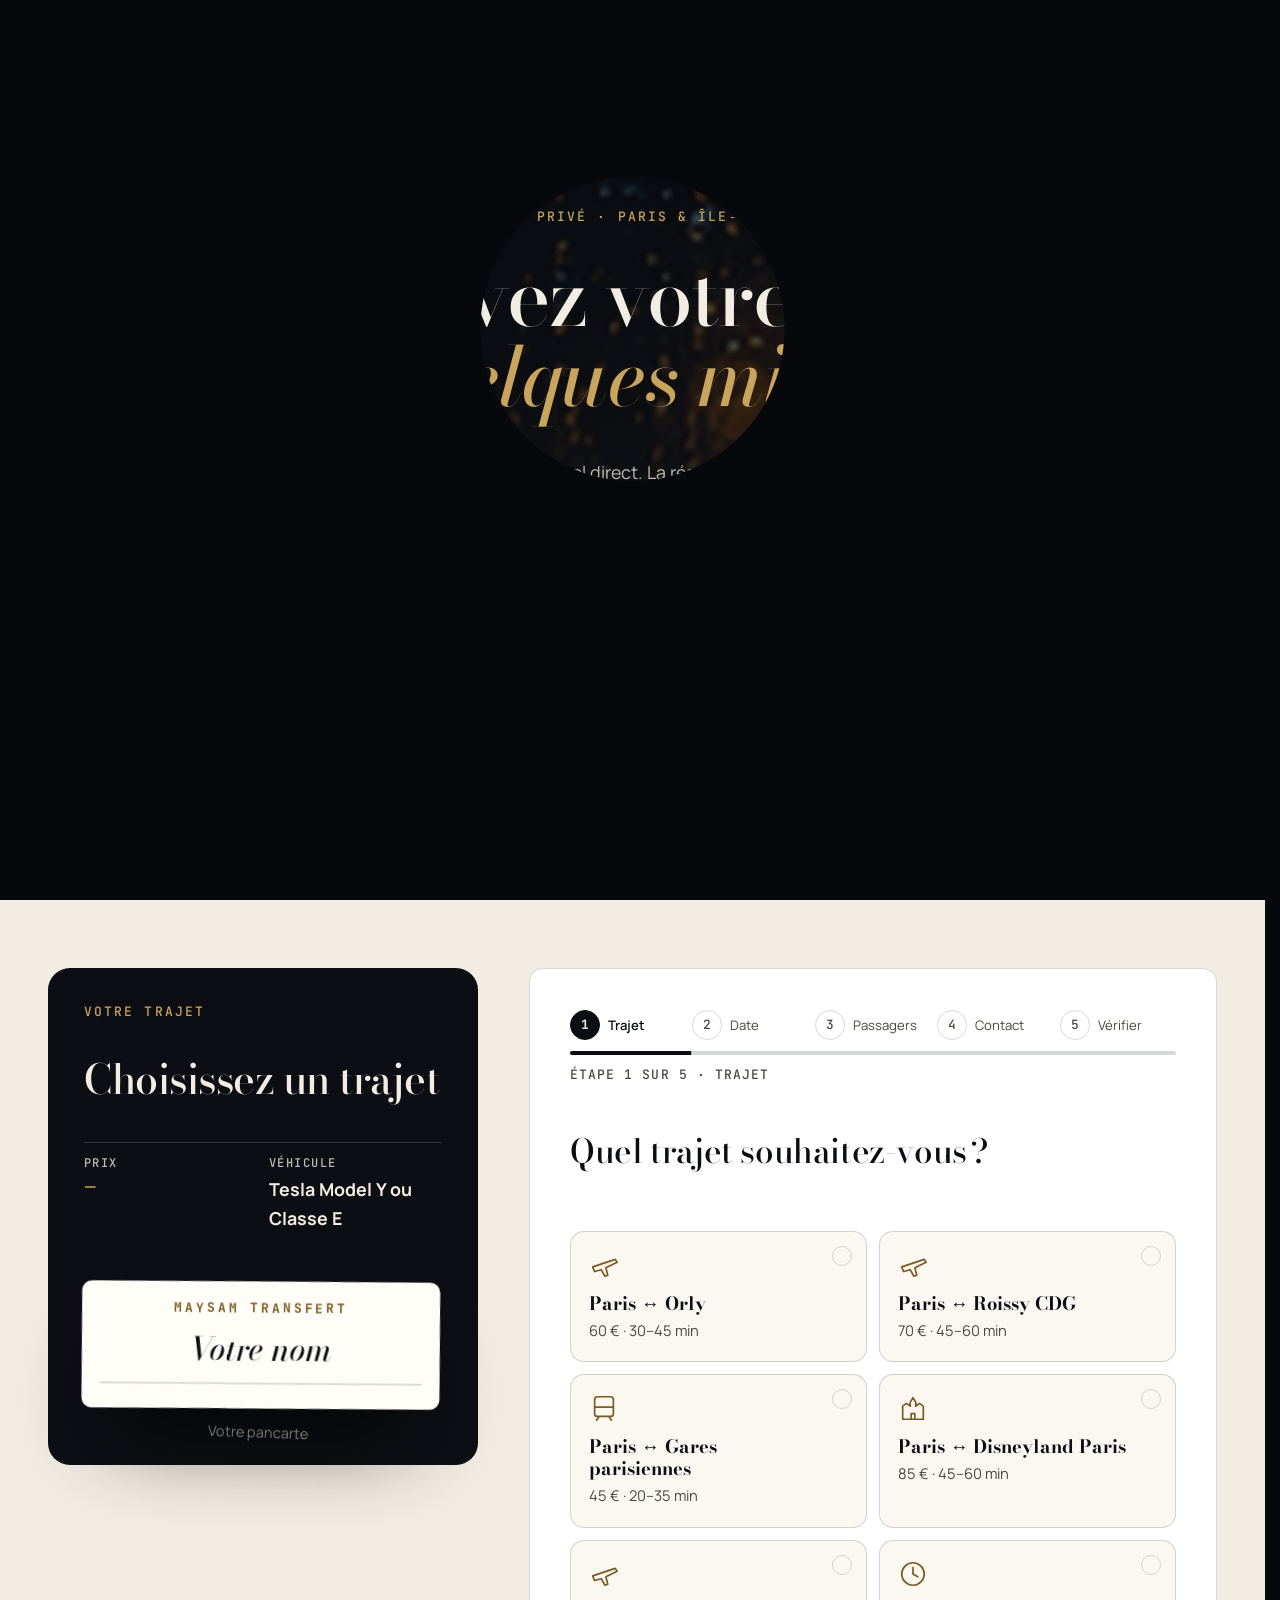
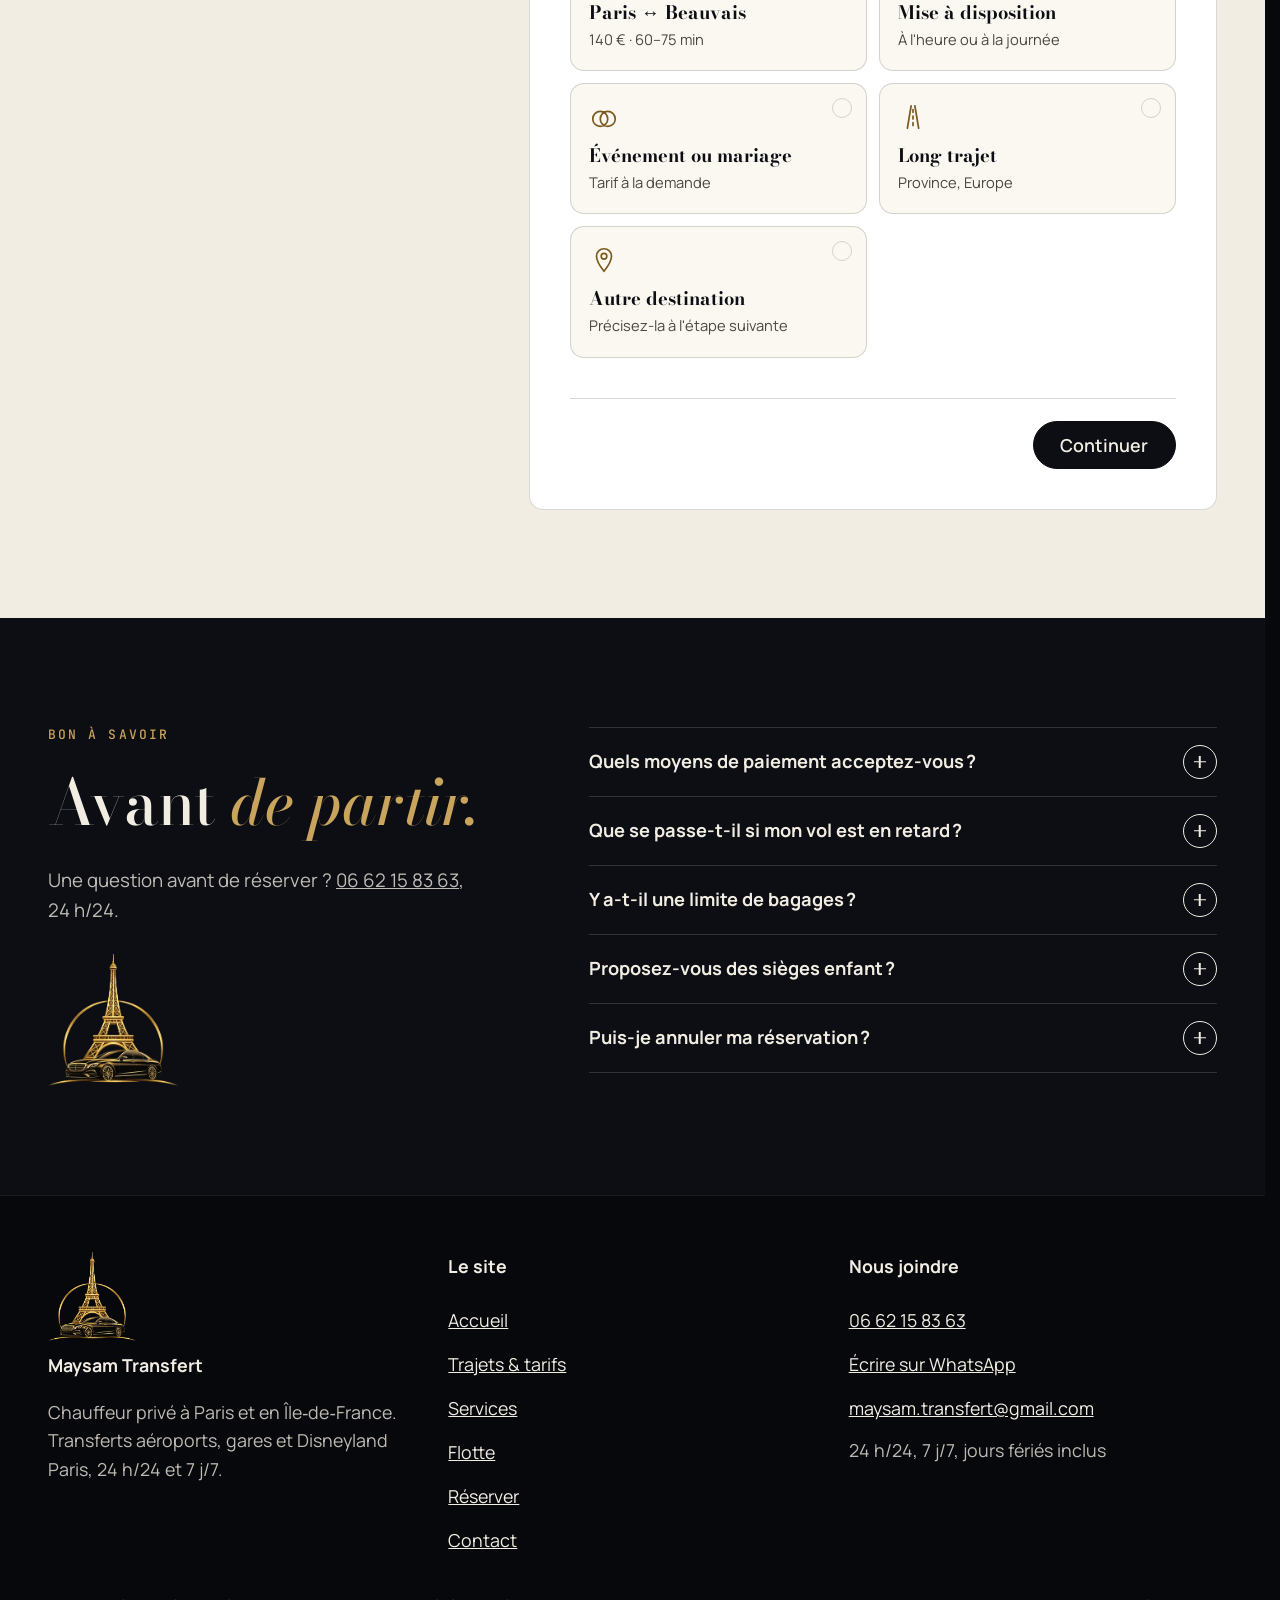
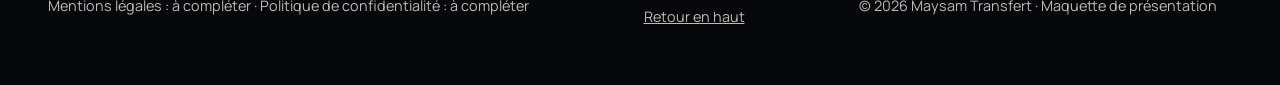
<file: reserver.html>
<!doctype html>
<html lang="fr" data-v="2">
<head>
<meta charset="utf-8">
<meta name="viewport" content="width=device-width, initial-scale=1, viewport-fit=cover">
<title>Réserver un trajet | Maysam Transfert</title>
<meta name="description" content="Réservez votre chauffeur en quelques minutes : prix fixe confirmé à l&#39;avance, pancarte nominative, paiement à bord.">
<meta name="robots" content="noindex, nofollow">
<link rel="canonical" href="https://maysam-transfert-maquette.vercel.app/reserver">
<style>:root{--fond:#0C0E13;--texte:#F2EDE3;--voile-fond:#0C0E13;--ouverture-fond:#07080B;--menu-fond:#0C0E13}:root { --entete-h: 72px; --barres-h: 0px; } html { background: var(--fond); color: var(--texte); scrollbar-gutter: stable; } body { margin: 0; background: var(--fond); } html.js:not(.secours):not([data-arrivee="retour"]) [data-anime] { opacity: 0; } html.js:not(.secours):not([data-arrivee="retour"]) [data-anime].vu { opacity: 1; } [data-voile] { position: fixed; inset: 0; z-index: 900; background: var(--voile-fond); transform: translateY(100%); visibility: hidden; pointer-events: none; } html[data-arrivee="voile"]:not(.voile-leve):not(.secours) [data-voile] { transform: none; visibility: visible; } html.secours [data-voile] { visibility: hidden !important; } .ouverture-panneau { position: fixed; inset: 0; z-index: 850; display: none; place-content: center; justify-items: center; background: var(--ouverture-fond, var(--voile-fond)); color: var(--fond); text-align: center; } html.js[data-arrivee="intro"]:not(.secours):not(.intro-finie) .ouverture-panneau { display: grid; } html.defilement-bloque, html.defilement-bloque body, html.js[data-arrivee="intro"]:not(.secours):not(.intro-finie), html.js[data-arrivee="intro"]:not(.secours):not(.intro-finie) body, html[data-arrivee="voile"]:not(.voile-leve):not(.secours), html[data-arrivee="voile"]:not(.voile-leve):not(.secours) body { overflow: hidden; } html.js[data-arrivee="intro"]:not(.secours):not(.intro-finie) { background-color: var(--ouverture-fond, var(--voile-fond)); } html[data-arrivee="voile"]:not(.voile-leve):not(.secours) { background-color: var(--voile-fond); }</style>
<script>(function () {
var d = document.documentElement, ss = null, ls = null;
try { ss = window.sessionStorage; ls = window.localStorage; } catch (e) {}
d.classList.add('js');
var nav = performance.getEntriesByType ? performance.getEntriesByType('navigation')[0] : null;
var type = nav ? nav.type : 'navigate';
var depart = null;
try { depart = JSON.parse(ss.getItem('socle:depart') || 'null'); ss.removeItem('socle:depart'); } catch (e) {}
if (depart && !(Date.now() - depart.t < 15000)) depart = null;
var mode = type === 'back_forward' ? 'retour' : type === 'reload' ? 'intro' : depart ? 'voile' : 'intro';
d.setAttribute('data-arrivee', mode);
if (mode === 'voile' && depart.couleur) d.style.setProperty('--voile-fond', depart.couleur);
if (type === 'reload' && 'scrollRestoration' in history) {
history.scrollRestoration = 'manual';
}
try {
var choisie = ls && ls.getItem('socle:langue');
var langue = (d.lang || '').slice(0, 2);
if (choisie && choisie !== langue && type === 'navigate' && !depart) {
var alt = document.querySelector('link[rel="alternate"][hreflang="' + choisie + '"]');
if (alt) location.replace(new URL(alt.href).pathname + location.search + location.hash);
}
} catch (e) {}
setTimeout(function () { if (!d.classList.contains('demarre')) d.classList.add('secours'); }, 2000);
})();</script>
<link rel="preload" href="/assets/fonts/bodoni-moda.woff2" as="font" type="font/woff2" crossorigin>
<link rel="preload" href="/assets/fonts/manrope-400.woff2" as="font" type="font/woff2" crossorigin>
<link rel="stylesheet" href="/assets/css/socle.css?v=2">
<link rel="stylesheet" href="/assets/css/formulaire-par-etapes.css?v=2">
<link rel="stylesheet" href="/assets/css/site.css?v=2">
<link rel="modulepreload" href="/assets/js/site.js?v=2">
<link rel="modulepreload" href="/assets/js/socle/index.js?v=2">
<script src="/assets/vendor/gsap.min.js" defer></script>
<script src="/assets/vendor/ScrollTrigger.min.js" defer></script>
<script src="/assets/vendor/SplitText.min.js" defer></script>
<script type="module" src="/assets/js/site.js?v=2"></script>
<meta name="theme-color" content="#0C0E13">
<link rel="icon" href="/assets/images/favicon.png" type="image/png">
<link rel="apple-touch-icon" href="/assets/images/apple-touch-icon.png">
<meta property="og:type" content="website">
<meta property="og:site_name" content="Maysam Transfert">
<meta property="og:locale" content="fr_FR">
<meta property="og:title" content="Réserver un trajet | Maysam Transfert">
<meta property="og:description" content="Réservez votre chauffeur en quelques minutes : prix fixe confirmé à l&#39;avance, pancarte nominative, paiement à bord.">
<meta property="og:url" content="https://maysam-transfert-maquette.vercel.app/reserver">
<meta property="og:image" content="https://maysam-transfert-maquette.vercel.app/assets/partage/reserver-fr.jpg">
<meta property="og:image:width" content="1200">
<meta property="og:image:height" content="630">
<meta property="og:image:alt" content="Réserver un chauffeur Maysam Transfert">
<meta name="twitter:card" content="summary_large_image">
<script type="application/ld+json">{"@context":"https://schema.org","@type":"LocalBusiness","name":"Maysam Transfert","url":"https://maysam-transfert-maquette.vercel.app/","telephone":"+33662158363","email":"maysam.transfert@gmail.com","description":"Chauffeur privé à Paris et en Île‑de‑France. Transferts aéroports, gares et Disneyland Paris, 24h/24 et 7j/7.","areaServed":"Paris et Île‑de‑France","openingHours":"Mo-Su 00:00-24:00","image":"https://maysam-transfert-maquette.vercel.app/assets/images/logo-grand.webp","paymentAccepted":"Espèces, carte, virement"}</script>
</head>
<body id="haut">
<div data-voile data-forme="glisse" aria-hidden="true"><span class="voile-filet"></span><div class="voile-contenu"><img src="/assets/images/logo-entete.webp" alt="" width="71" height="72"><span data-voile-libelle>Réserver</span></div></div>
<div class="ouverture-panneau" data-ouverture aria-hidden="true">
  <div class="ouverture-phares" data-ouverture-objet><span class="phare phare--g"></span><span class="phare phare--d"></span></div>
  <p class="ouverture-nom">Maysam Transfert</p>
  <p class="ouverture-ligne">Chauffeur privé · Paris</p>
</div>
<a class="evitement" href="#contenu">Aller au contenu</a>
<header data-entete>
  <div class="entete-rangee">
    <a class="entete-logo" href="/" data-libelle="Accueil">
      <img src="/assets/images/logo-entete.webp" alt="" width="142" height="144"><span>Maysam Transfert</span>
    </a>
    <nav data-nav aria-label="Navigation principale">
      <ul><li><a href="/trajets" data-libelle="Trajets &amp; tarifs">Trajets &amp; tarifs</a></li><li><a href="/services" data-libelle="Services">Services</a></li><li><a href="/flotte" data-libelle="Flotte">Flotte</a></li><li><a href="/contact" data-libelle="Contact">Contact</a></li></ul>
    </nav>
    <div class="entete-actions">
      <a class="bouton" href="/reserver" data-libelle="Réserver">Réserver</a>
      <button type="button" data-menu-bouton aria-controls="menu" aria-expanded="false" data-libelle-ouvrir="Menu" data-libelle-fermer="Fermer"><span data-libelle-bouton>Menu</span></button>
      <a class="menu-sansjs" href="#menu" data-menu-lien>Menu</a>
    </div>
  </div>
</header>
<script>/* Avant le premier affichage : rangées de la navigation (même règle que ajusterNav dans assets/js/socle/entete.js)
   et hauteur réelle de l'en-tête, pour que rien ne saute quand le JavaScript du site prend la main. */
(function () {
  var h = document.documentElement, u = document.querySelector('[data-nav] ul'), e = document.querySelector('[data-entete]');
  if (u) {
    var deborde = function () { return u.scrollWidth > u.clientWidth + 1; }, c = deborde();
    if (c && window.matchMedia('(min-width: 900px)').matches) {
      h.classList.add('nav-deux-rangees'); c = deborde();
      if (c) { h.classList.add('nav-deux-lignes'); var a = u.querySelector('a'); c = !a || u.getBoundingClientRect().height > a.getBoundingClientRect().height * 2.5; }
      if (c) h.classList.remove('nav-deux-rangees', 'nav-deux-lignes');
    }
    if (c) h.classList.add('nav-compacte');
  }
  if (e) h.style.setProperty('--entete-h', Math.round(e.getBoundingClientRect().height) + 'px');
})();</script>
<span id="menu-ferme" aria-hidden="true"></span>
<div id="menu" data-menu role="dialog" aria-modal="true" aria-label="Menu">
  <p class="menu-sansjs-fermer"><a href="#menu-ferme">Fermer</a></p>
  <ul><li style="--i:0"><a href="/" class="menu-lien" data-libelle="Accueil">Accueil</a></li><li style="--i:1"><a href="/trajets" class="menu-lien" data-libelle="Trajets &amp; tarifs">Trajets &amp; tarifs</a></li><li style="--i:2"><a href="/services" class="menu-lien" data-libelle="Services">Services</a></li><li style="--i:3"><a href="/flotte" class="menu-lien" data-libelle="Flotte">Flotte</a></li><li style="--i:4"><a href="/reserver" class="menu-lien" data-libelle="Réserver" aria-current="page">Réserver</a></li><li style="--i:5"><a href="/contact" class="menu-lien" data-libelle="Contact">Contact</a></li></ul>
  <p class="menu-actions"><a class="bouton" href="/reserver" data-libelle="Réserver">Réserver</a> <a class="bouton bouton--contour" href="tel:+33662158363">Appeler 06 62 15 83 63</a></p>
  <p class="menu-dispo">24 h/24, 7 j/7, jours fériés inclus</p>
</div>
<main id="contenu" tabindex="-1">
<section class="ouv-vitre" id="debut" aria-labelledby="reserver-titre">
  <figure class="media ouv-vitre-media" data-grok data-fx="zoom" data-fx-force="8" style="--cadrage:60% 50%">
  <picture>
    <img src="/assets/images/grok/reserver-fond-1280.webp" srcset="/assets/images/grok/reserver-fond-640.webp 640w, /assets/images/grok/reserver-fond-1280.webp 1280w, /assets/images/grok/reserver-fond-1920.webp 1920w" sizes="100vw" alt="Gouttes de pluie sur une vitre, lumières de la ville floues" width="1280" height="720" fetchpriority="high" loading="eager" decoding="async">
  </picture><figcaption class="mention-ia">Illustration générée</figcaption>
</figure>
  <div class="ouv-vitre-voile" aria-hidden="true"></div>
  <div class="conteneur ouv-vitre-contenu">
    <p class="surtitre" data-anime>Chauffeur privé · Paris &amp; Île‑de‑France</p>
    <h1 id="reserver-titre" data-anime="lignes" data-iris-centre>Réservez votre trajet <em>en quelques minutes.</em></h1>
    <p class="masque-ecran-tres-bas" data-anime>Formulaire en ligne ou appel direct. La réservation est confirmée par téléphone ou e-mail.</p>
    <p class="hero-actions" data-anime><a class="bouton" href="#formulaire" data-action-principale data-sans-transition>Commencer</a><a class="bouton bouton--contour" href="tel:+33662158363">Ou appelez le 06 62 15 83 63</a></p>
    <ul class="garanties" role="list" data-effet="garanties"><li style="--i:0"><span class="garantie-coche" aria-hidden="true"></span>Confirmation rapide par e-mail</li><li style="--i:1"><span class="garantie-coche" aria-hidden="true"></span>Accueil avec pancarte nominative</li><li style="--i:2"><span class="garantie-coche" aria-hidden="true"></span>Prix fixe confirmé à l&#39;avance</li></ul>
    <p class="hero-info" data-info-cle><span class="point-vert" aria-hidden="true"></span>Prix fixe confirmé à l&#39;avance · réservation 24 h/24</p>
  </div>
</section>
<section class="fpe fond-ivoire" id="formulaire" data-module="formulaire-par-etapes" aria-labelledby="fpe-titre">
  <div class="fpe__cadre conteneur">
    <aside class="fpe__tete recap" aria-labelledby="recap-titre" data-recap-trajet>
      <p class="surtitre">Votre trajet</p>
      <h2 class="fpe__h2" id="fpe-titre"><span id="recap-titre" data-recap-dest>Choisissez un trajet</span></h2>
      <dl class="recap-chiffres">
        <div><dt>Prix</dt><dd data-recap-prix data-prix>—</dd></div>
        <div><dt>Véhicule</dt><dd data-recap-vehicule>—</dd></div>
      </dl>
      <figure class="pancarte pancarte--petite" data-effet="pancarte" data-pancarte aria-label="Votre pancarte" data-visuel>
        <div class="pancarte-carton">
          <p class="pancarte-marque">Maysam Transfert</p>
          <p class="pancarte-nom" data-pancarte-nom data-defaut="Votre nom">Votre nom</p>
          <span class="tampon" aria-hidden="true" data-tampon>Demande prête</span>
        </div>
        <figcaption>Votre pancarte</figcaption>
      </figure>
    </aside>
    <div class="fpe__carton">
      <form class="fpe__form" action="#" method="post" novalidate data-reservation>
        <div class="fpe__progression"><ol class="fpe__reperes" aria-label="Progression"></ol><div class="fpe__barre" aria-hidden="true"><span></span></div><p class="fpe__etat" aria-live="polite"></p></div>
        <fieldset class="fpe__etape" data-etape="Trajet">
          <legend class="fpe__legende"><h3 class="fpe__titre">Quel trajet souhaitez-vous ?</h3></legend>
          <div class="fpe__groupe fpe__cartes" data-libelle="Trajet">
            <label class="fpe__carte"><input type="radio" name="trajet" value="orly" required>
  <svg class="fpe__icone" viewBox="0 0 32 32" aria-hidden="true"><path d="M4 18 L28 10 L30 13 L18 19 L20 27 L17 28 L13 21 L6 23 L5 21 Z"/></svg>
  <span class="fpe__carte-titre">Paris ↔ Orly</span><span class="fpe__carte-texte">60 € · 30–45 min</span></label><label class="fpe__carte"><input type="radio" name="trajet" value="cdg">
  <svg class="fpe__icone" viewBox="0 0 32 32" aria-hidden="true"><path d="M4 18 L28 10 L30 13 L18 19 L20 27 L17 28 L13 21 L6 23 L5 21 Z"/></svg>
  <span class="fpe__carte-titre">Paris ↔ Roissy CDG</span><span class="fpe__carte-texte">70 € · 45–60 min</span></label><label class="fpe__carte"><input type="radio" name="trajet" value="gares">
  <svg class="fpe__icone" viewBox="0 0 32 32" aria-hidden="true"><path d="M9 4h14a3 3 0 0 1 3 3v15a3 3 0 0 1-3 3H9a3 3 0 0 1-3-3V7a3 3 0 0 1 3-3z M6 15h20 M11 25l-3 4 M21 25l3 4"/></svg>
  <span class="fpe__carte-titre">Paris ↔ Gares parisiennes</span><span class="fpe__carte-texte">45 € · 20–35 min</span></label><label class="fpe__carte"><input type="radio" name="trajet" value="disneyland">
  <svg class="fpe__icone" viewBox="0 0 32 32" aria-hidden="true"><path d="M5 28V14l4-3 4 3v-4l3-5 3 5v4l4-3 4 3v14z M14 28v-6h4v6"/></svg>
  <span class="fpe__carte-titre">Paris ↔ Disneyland Paris</span><span class="fpe__carte-texte">85 € · 45–60 min</span></label><label class="fpe__carte"><input type="radio" name="trajet" value="beauvais">
  <svg class="fpe__icone" viewBox="0 0 32 32" aria-hidden="true"><path d="M4 18 L28 10 L30 13 L18 19 L20 27 L17 28 L13 21 L6 23 L5 21 Z"/></svg>
  <span class="fpe__carte-titre">Paris ↔ Beauvais</span><span class="fpe__carte-texte">140 € · 60–75 min</span></label>
            <label class="fpe__carte"><input type="radio" name="trajet" value="disposition">
  <svg class="fpe__icone" viewBox="0 0 32 32" aria-hidden="true"><path d="M16 4a12 12 0 1 0 0 24a12 12 0 1 0 0-24z M16 9v7l5 3"/></svg>
  <span class="fpe__carte-titre">Mise à disposition</span><span class="fpe__carte-texte">À l&#39;heure ou à la journée</span></label>
            <label class="fpe__carte"><input type="radio" name="trajet" value="evenement">
  <svg class="fpe__icone" viewBox="0 0 32 32" aria-hidden="true"><path d="M12 10a8 8 0 1 0 0 16a8 8 0 1 0 0-16z M20 10a8 8 0 1 0 0 16a8 8 0 1 0 0-16z"/></svg>
  <span class="fpe__carte-titre">Événement ou mariage</span><span class="fpe__carte-texte">Tarif à la demande</span></label>
            <label class="fpe__carte"><input type="radio" name="trajet" value="longs">
  <svg class="fpe__icone" viewBox="0 0 32 32" aria-hidden="true"><path d="M10 28 L14 4 M22 28 L18 4 M16 8v3 M16 15v3 M16 22v3"/></svg>
  <span class="fpe__carte-titre">Long trajet</span><span class="fpe__carte-texte">Province, Europe</span></label>
            <label class="fpe__carte"><input type="radio" name="trajet" value="autre">
  <svg class="fpe__icone" viewBox="0 0 32 32" aria-hidden="true"><path d="M16 4a8 8 0 0 0-8 8c0 6 8 16 8 16s8-10 8-16a8 8 0 0 0-8-8z M16 9a3 3 0 1 0 0 6a3 3 0 1 0 0-6z"/></svg>
  <span class="fpe__carte-titre">Autre destination</span><span class="fpe__carte-texte">Précisez-la à l&#39;étape suivante</span></label>
          </div>
        </fieldset>
        <fieldset class="fpe__etape" data-etape="Date">
          <legend class="fpe__legende"><h3 class="fpe__titre">Quand et où ?</h3></legend>
          <div class="fpe__grille">
            <div class="fpe__champ"><label for="r-date">Date <i aria-hidden="true">*</i></label><input id="r-date" name="date" type="date" required data-date-min></div>
            <div class="fpe__champ"><label for="r-heure">Heure <i aria-hidden="true">*</i></label><input id="r-heure" name="heure" type="time" required></div>
            <div class="fpe__champ"><label for="r-depart">Lieu de prise en charge <i aria-hidden="true">*</i></label><input id="r-depart" name="depart" required autocomplete="street-address" placeholder="Adresse, aéroport, gare…"></div>
            <div class="fpe__champ"><label for="r-arrivee">Destination <i aria-hidden="true">*</i></label><input id="r-arrivee" name="arrivee" required placeholder="Adresse, hôtel, terminal…"></div>
          </div>
        </fieldset>
        <fieldset class="fpe__etape" data-etape="Passagers">
          <legend class="fpe__legende"><h3 class="fpe__titre">Combien de passagers et de bagages ?</h3></legend>
          <div class="fpe__grille">
            <div class="fpe__champ"><label for="r-passagers">Passagers</label><select id="r-passagers" name="passagers"><option value="1">1</option><option value="2">2</option><option value="3">3</option><option value="4">4</option><option value="5">5</option><option value="6">6</option><option value="7">7</option><option value="plus">Plus de 7</option></select></div>
            <div class="fpe__champ"><label for="r-bagages">Bagages</label><select id="r-bagages" name="bagages"><option value="0">Aucun</option><option value="1" selected>1 valise</option><option value="2">2 valises</option><option value="3">3 valises et plus</option><option value="volumineux">Bagages volumineux (skis, poussette…)</option></select></div>
            <div class="fpe__champ"><label for="r-vehicule">Véhicule souhaité</label><select id="r-vehicule" name="vehicule"><option value="">Selon le nombre de passagers</option><option value="tesla">Tesla Model Y</option><option value="classe-e">Mercedes Classe E</option><option value="classe-v">Mercedes Classe V</option></select></div>
          </div>
          <div class="fpe__champ"><label for="r-precisions">Précisions (vol, train, numéro de réservation, âge des enfants…)</label><textarea id="r-precisions" name="precisions" rows="4"></textarea></div>
        </fieldset>
        <fieldset class="fpe__etape" data-etape="Contact">
          <legend class="fpe__legende"><h3 class="fpe__titre">Vos coordonnées</h3></legend>
          <div class="fpe__grille">
            <div class="fpe__champ"><label for="r-nom">Nom complet <i aria-hidden="true">*</i></label><input id="r-nom" name="nom" required autocomplete="name" data-pancarte-saisie></div>
            <div class="fpe__champ"><label for="r-tel">Téléphone <i aria-hidden="true">*</i></label><input id="r-tel" name="tel" type="tel" required autocomplete="tel" inputmode="tel"></div>
            <div class="fpe__champ"><label for="r-email">E-mail <i aria-hidden="true">*</i></label><input id="r-email" name="email" type="email" required autocomplete="email"></div>
          </div>
          <p class="mention-donnees">Vos données servent seulement à traiter votre réservation.</p>
        </fieldset>
        <fieldset class="fpe__etape" data-etape="Vérifier" data-recap>
          <legend class="fpe__legende"><h3 class="fpe__titre">Tout est juste ?</h3></legend>
          <div class="fpe__recap"></div>
        </fieldset>
        <div class="fpe__nav"><button type="button" class="fpe__bouton fpe__bouton--ligne" data-precedent>Retour</button><button type="button" class="fpe__bouton" data-suivant>Continuer</button><button type="submit" class="fpe__bouton">Envoyer ma demande</button></div>
      </form>
      <div class="fpe__fin" hidden>
        <svg class="fpe__coche" viewBox="0 0 64 64" aria-hidden="true"><circle cx="32" cy="32" r="28"/><path d="M20 33l8 8 16-17"/></svg>
        <h3>Demande prête</h3>
        <p>Réservation simulée : rien n&#39;a été envoyé. Sur le site final, Maysam Transfert la recevra et vous confirmera le trajet par téléphone ou e-mail.</p>
        <p data-resume></p>
        <div class="fpe__fin-actions"><button type="button" class="fpe__bouton fpe__bouton--ligne" data-recommencer>Nouvelle demande</button><a class="fpe__bouton" href="tel:+33662158363">06 62 15 83 63</a></div>
      </div>
    </div>
  </div>
</section>
<section class="bon-a-savoir" id="bon-a-savoir" aria-labelledby="bon-titre">
  <div class="conteneur faq-grille">
    <div class="tete-section">
      <p class="surtitre" data-anime>Bon à savoir</p>
      <h2 id="bon-titre" data-anime="lignes">Avant <em>de partir.</em></h2>
      <p data-anime>Une question avant de réserver ? <a href="tel:+33662158363">06 62 15 83 63</a>, 24 h/24.</p>
      <div class="faq-logo" data-anime="rideau"><img src="/assets/images/logo-grand.webp" alt="" width="157" height="160" loading="lazy"></div>
    </div>
    <div class="faq-liste" data-anime="cascade"><details class="faq-item"><summary><span>Quels moyens de paiement acceptez-vous ?</span><span class="faq-signe" aria-hidden="true"></span></summary><div class="faq-reponse"><p>Le règlement se fait à bord auprès du chauffeur, en espèces, par carte ou par virement. Le prix est fixé à l&#39;avance et aucun supplément n&#39;est ajouté à l&#39;arrivée.</p></div></details><details class="faq-item"><summary><span>Que se passe-t-il si mon vol est en retard ?</span><span class="faq-signe" aria-hidden="true"></span></summary><div class="faq-reponse"><p>Le suivi se fait en temps réel grâce au numéro de vol. Le chauffeur attend sans frais et décale l&#39;heure de prise en charge.</p></div></details><details class="faq-item"><summary><span>Y a-t-il une limite de bagages ?</span><span class="faq-signe" aria-hidden="true"></span></summary><div class="faq-reponse"><p>Chaque passager dispose confortablement d&#39;une valise. Pour les objets volumineux ou un grand nombre de bagages, il faut le signaler à la réservation.</p></div></details><details class="faq-item"><summary><span>Proposez-vous des sièges enfant ?</span><span class="faq-signe" aria-hidden="true"></span></summary><div class="faq-reponse"><p>Oui, gratuitement et sur demande, pour tous les âges. Il suffit d&#39;indiquer l&#39;âge des enfants dans le champ « Précisions ».</p></div></details><details class="faq-item"><summary><span>Puis-je annuler ma réservation ?</span><span class="faq-signe" aria-hidden="true"></span></summary><div class="faq-reponse"><p>L&#39;annulation est gratuite jusqu&#39;à 24 heures avant le trajet. Au-delà, il faut téléphoner dès que possible.</p></div></details></div>
  </div>
</section>
</main>
<footer class="pied" id="pied">
  <div class="conteneur pied-grille">
    <div class="pied-marque">
      <img src="/assets/images/logo-grand.webp" alt="" width="157" height="160" loading="lazy">
      <p><strong>Maysam Transfert</strong></p>
      <p>Chauffeur privé à Paris et en Île‑de‑France. Transferts aéroports, gares et Disneyland Paris, 24 h/24 et 7 j/7.</p>
    </div>
    <nav aria-label="Le site">
      <p><strong>Le site</strong></p>
      <ul><li><a href="/" data-libelle="Accueil">Accueil</a></li><li><a href="/trajets" data-libelle="Trajets &amp; tarifs">Trajets &amp; tarifs</a></li><li><a href="/services" data-libelle="Services">Services</a></li><li><a href="/flotte" data-libelle="Flotte">Flotte</a></li><li><a href="/reserver" data-libelle="Réserver" aria-current="page">Réserver</a></li><li><a href="/contact" data-libelle="Contact">Contact</a></li></ul>
    </nav>
    <div>
      <p><strong>Nous joindre</strong></p>
      <ul>
        <li><a href="tel:+33662158363">06 62 15 83 63</a></li>
        <li><a href="https://wa.me/33662158363" target="_blank" rel="noopener">Écrire sur WhatsApp</a></li>
        <li><a href="mailto:maysam.transfert@gmail.com">maysam.transfert@gmail.com</a></li>
        <li class="pied-dispo">24 h/24, 7 j/7, jours fériés inclus</li>
      </ul>
    </div>
  </div>
  <div class="conteneur pied-bas">
    <p>Mentions légales : à compléter · Politique de confidentialité : à compléter</p>
    <p><a href="#haut" data-sans-transition>Retour en haut</a></p>
    <p>© 2026 Maysam Transfert · Maquette de présentation</p>
  </div>
</footer>
<div data-barre-fixe>
  <a class="bouton bouton--contour" href="tel:+33662158363">Appeler</a>
  <a class="bouton" href="/reserver" data-libelle="Réserver">Réserver</a>
</div>
</body>
</html>
</file>
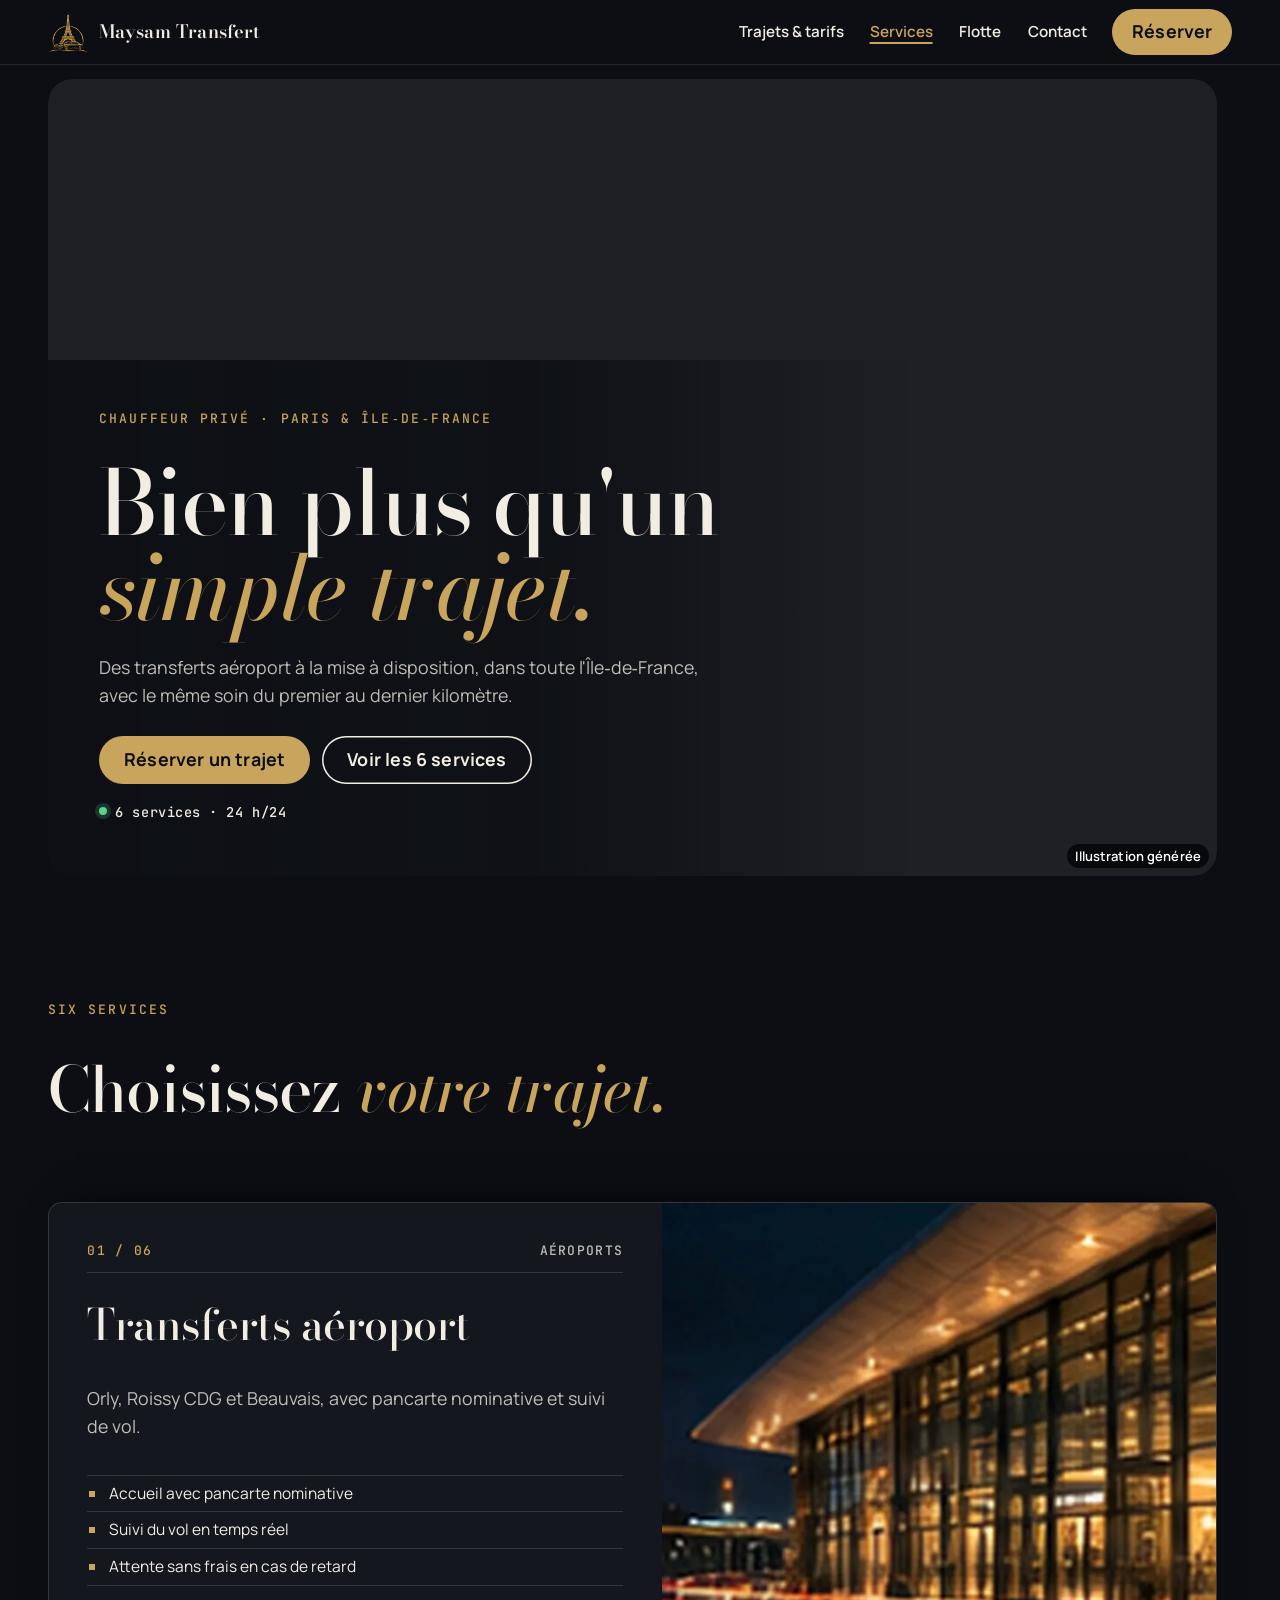
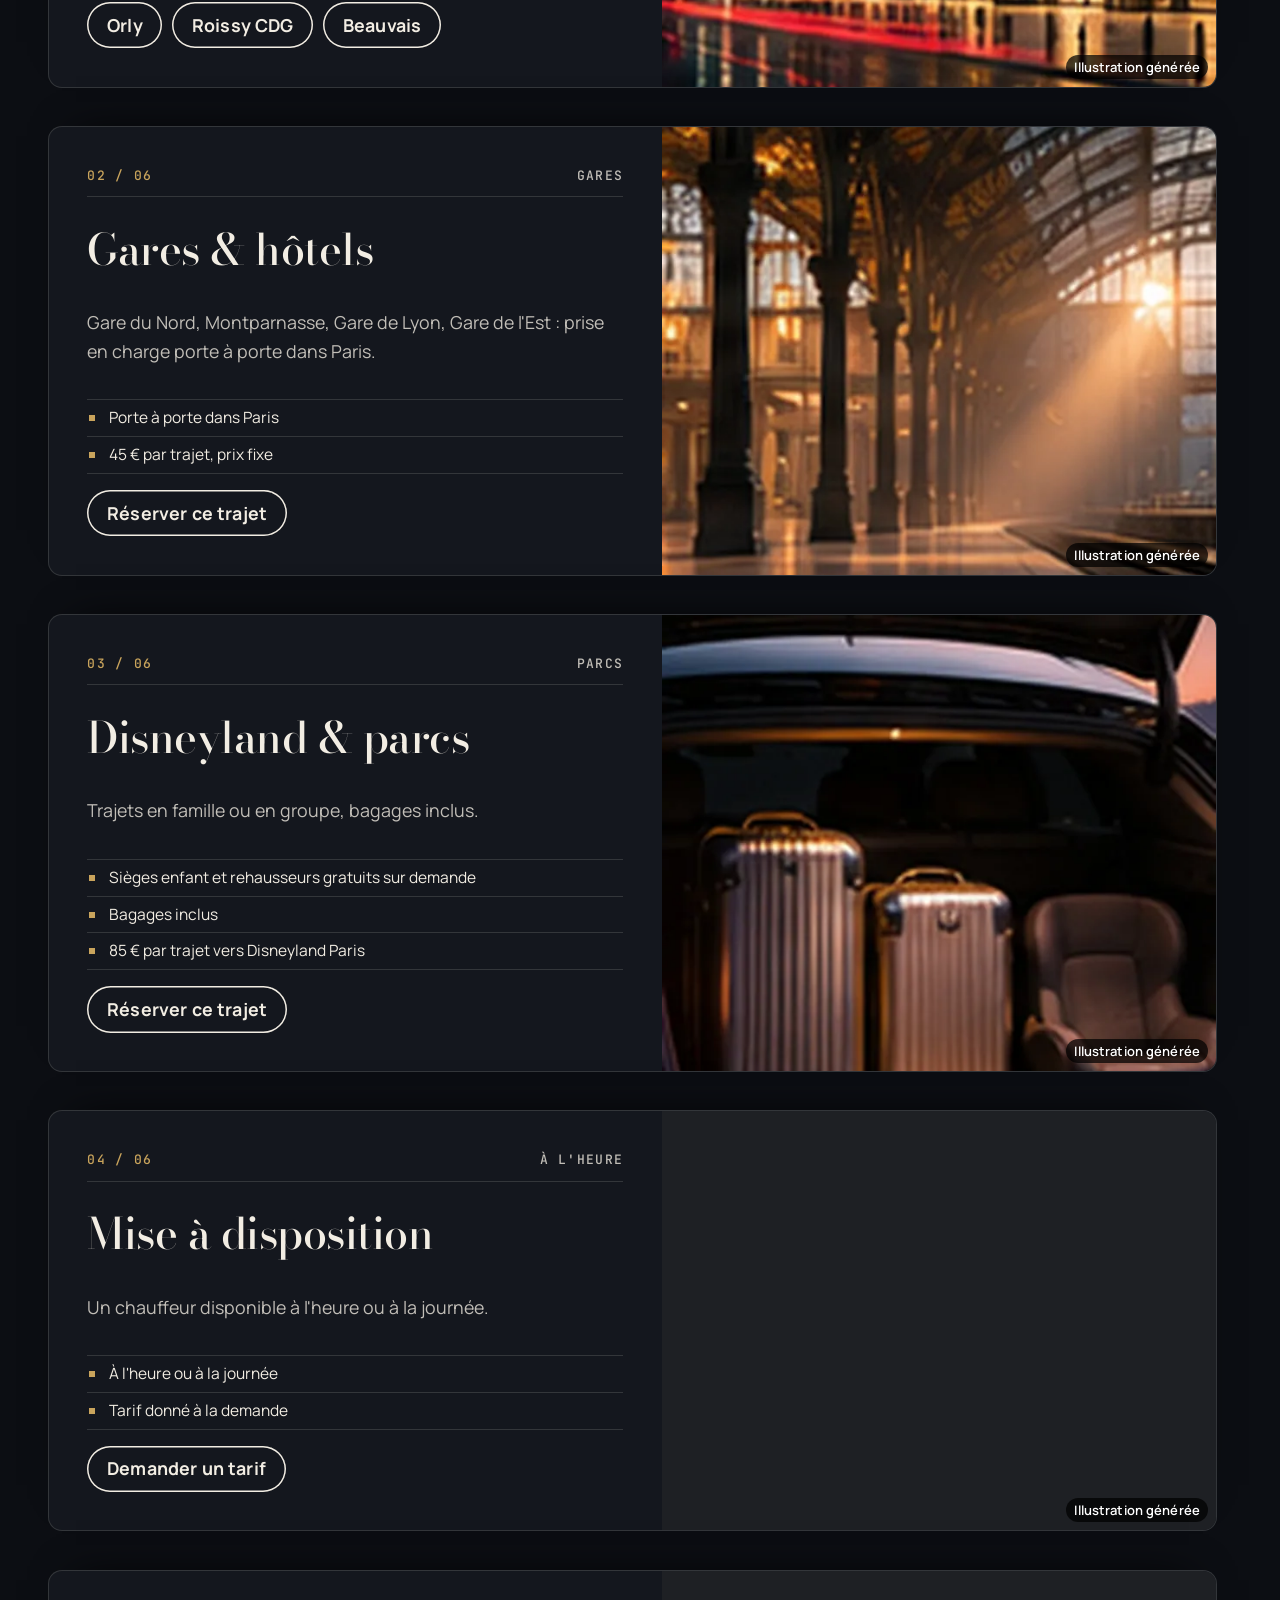
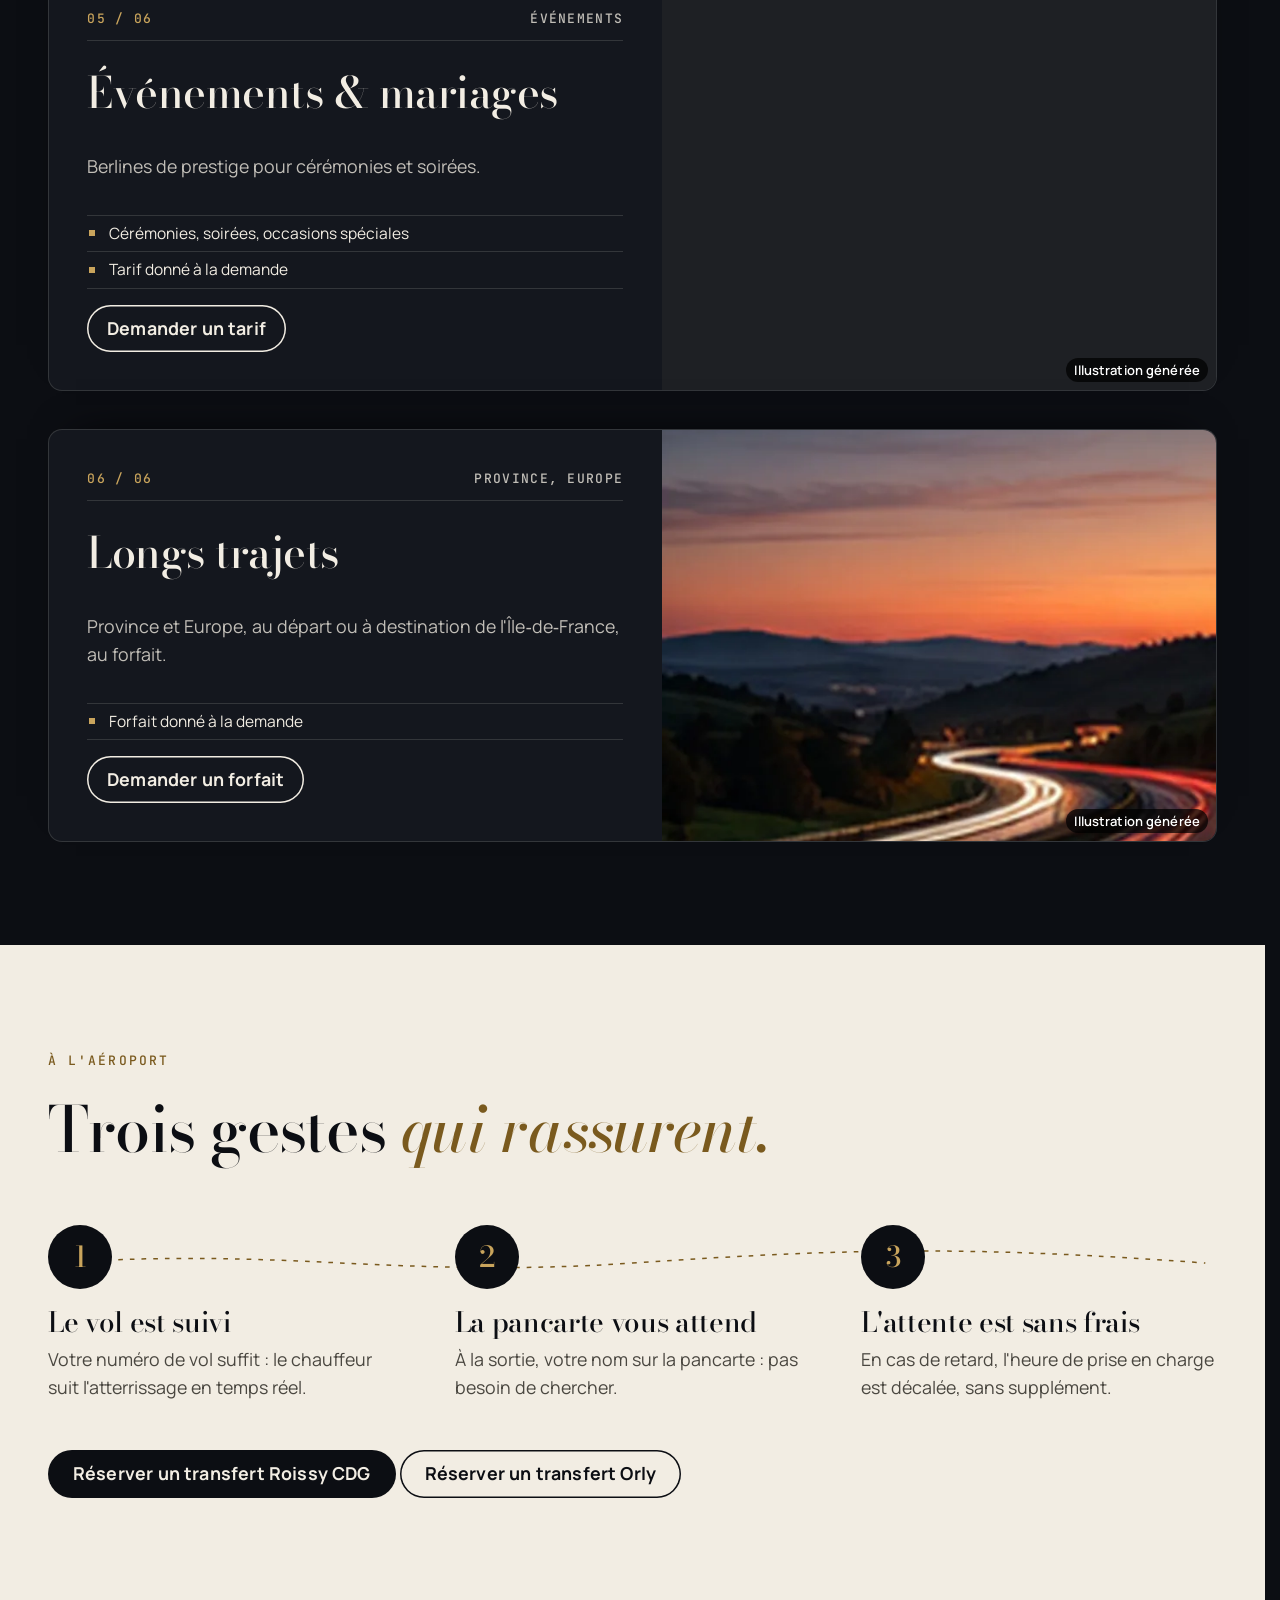
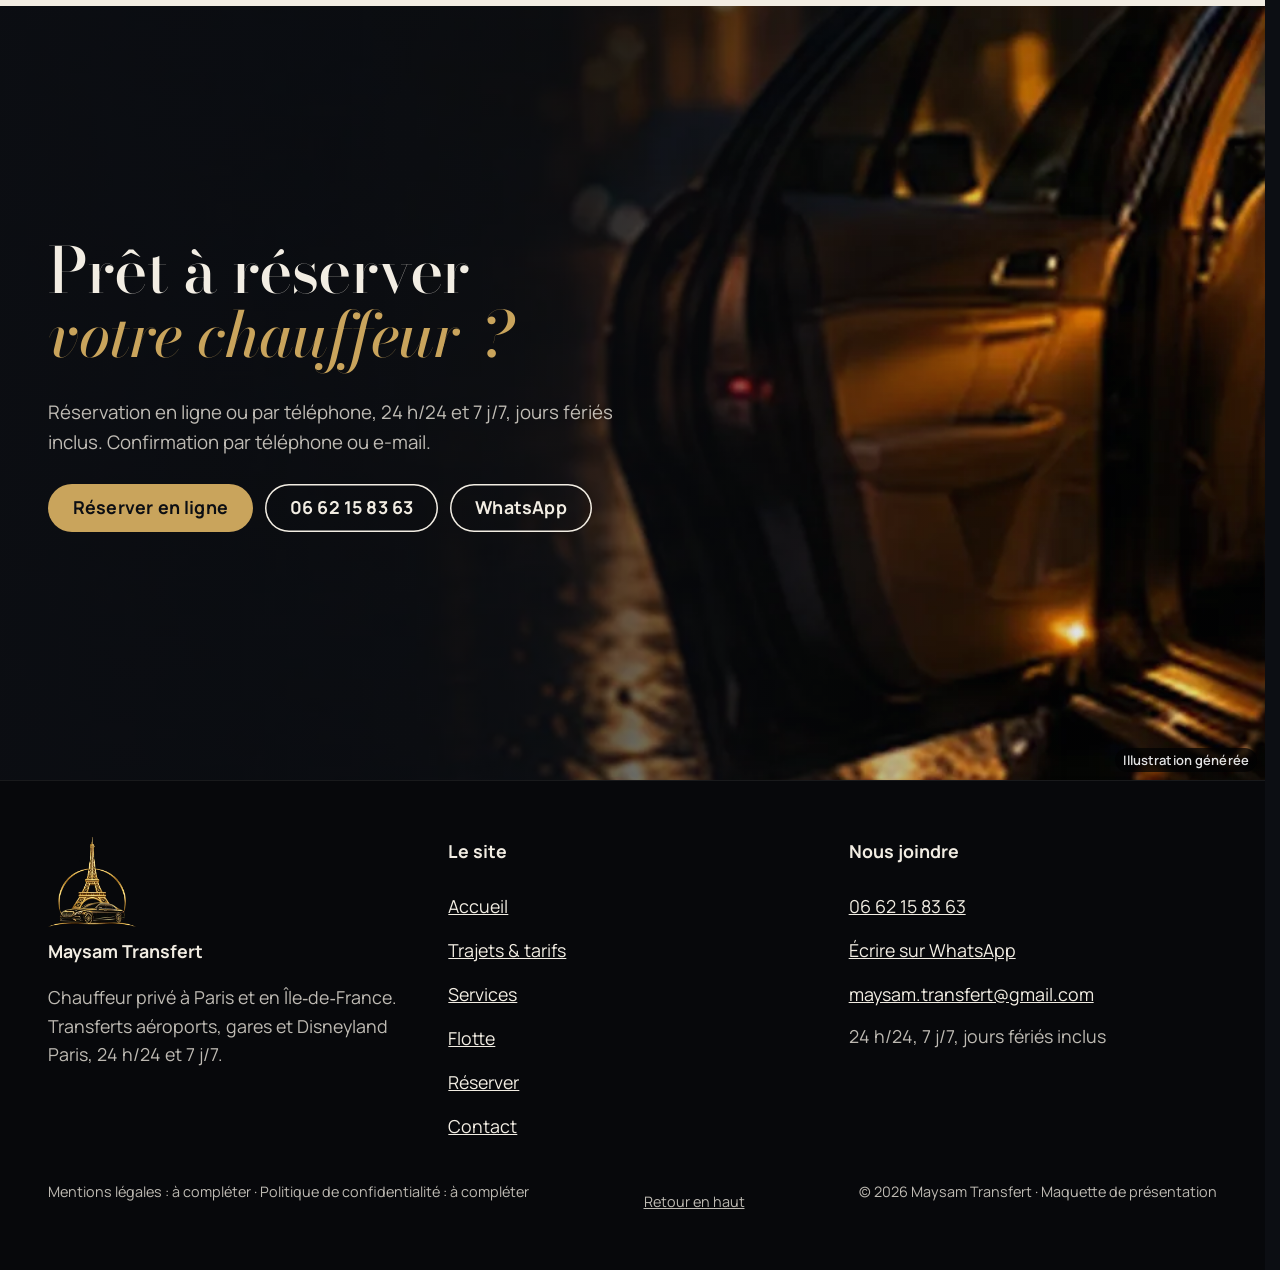
<file: services.html>
<!doctype html>
<html lang="fr" data-v="2">
<head>
<meta charset="utf-8">
<meta name="viewport" content="width=device-width, initial-scale=1, viewport-fit=cover">
<title>Services | Maysam Transfert</title>
<meta name="description" content="Transferts aéroport, gares et hôtels, Disneyland, mise à disposition, événements et mariages, longs trajets.">
<meta name="robots" content="noindex, nofollow">
<link rel="canonical" href="https://maysam-transfert-maquette.vercel.app/services">
<style>:root{--fond:#0C0E13;--texte:#F2EDE3;--voile-fond:#0C0E13;--ouverture-fond:#07080B;--menu-fond:#0C0E13}:root { --entete-h: 72px; --barres-h: 0px; } html { background: var(--fond); color: var(--texte); scrollbar-gutter: stable; } body { margin: 0; background: var(--fond); } html.js:not(.secours):not([data-arrivee="retour"]) [data-anime] { opacity: 0; } html.js:not(.secours):not([data-arrivee="retour"]) [data-anime].vu { opacity: 1; } [data-voile] { position: fixed; inset: 0; z-index: 900; background: var(--voile-fond); transform: translateY(100%); visibility: hidden; pointer-events: none; } html[data-arrivee="voile"]:not(.voile-leve):not(.secours) [data-voile] { transform: none; visibility: visible; } html.secours [data-voile] { visibility: hidden !important; } .ouverture-panneau { position: fixed; inset: 0; z-index: 850; display: none; place-content: center; justify-items: center; background: var(--ouverture-fond, var(--voile-fond)); color: var(--fond); text-align: center; } html.js[data-arrivee="intro"]:not(.secours):not(.intro-finie) .ouverture-panneau { display: grid; } html.defilement-bloque, html.defilement-bloque body, html.js[data-arrivee="intro"]:not(.secours):not(.intro-finie), html.js[data-arrivee="intro"]:not(.secours):not(.intro-finie) body, html[data-arrivee="voile"]:not(.voile-leve):not(.secours), html[data-arrivee="voile"]:not(.voile-leve):not(.secours) body { overflow: hidden; } html.js[data-arrivee="intro"]:not(.secours):not(.intro-finie) { background-color: var(--ouverture-fond, var(--voile-fond)); } html[data-arrivee="voile"]:not(.voile-leve):not(.secours) { background-color: var(--voile-fond); }</style>
<script>(function () {
var d = document.documentElement, ss = null, ls = null;
try { ss = window.sessionStorage; ls = window.localStorage; } catch (e) {}
d.classList.add('js');
var nav = performance.getEntriesByType ? performance.getEntriesByType('navigation')[0] : null;
var type = nav ? nav.type : 'navigate';
var depart = null;
try { depart = JSON.parse(ss.getItem('socle:depart') || 'null'); ss.removeItem('socle:depart'); } catch (e) {}
if (depart && !(Date.now() - depart.t < 15000)) depart = null;
var mode = type === 'back_forward' ? 'retour' : type === 'reload' ? 'intro' : depart ? 'voile' : 'intro';
d.setAttribute('data-arrivee', mode);
if (mode === 'voile' && depart.couleur) d.style.setProperty('--voile-fond', depart.couleur);
if (type === 'reload' && 'scrollRestoration' in history) {
history.scrollRestoration = 'manual';
}
try {
var choisie = ls && ls.getItem('socle:langue');
var langue = (d.lang || '').slice(0, 2);
if (choisie && choisie !== langue && type === 'navigate' && !depart) {
var alt = document.querySelector('link[rel="alternate"][hreflang="' + choisie + '"]');
if (alt) location.replace(new URL(alt.href).pathname + location.search + location.hash);
}
} catch (e) {}
setTimeout(function () { if (!d.classList.contains('demarre')) d.classList.add('secours'); }, 2000);
})();</script>
<link rel="preload" href="/assets/fonts/bodoni-moda.woff2" as="font" type="font/woff2" crossorigin>
<link rel="preload" href="/assets/fonts/manrope-400.woff2" as="font" type="font/woff2" crossorigin>
<link rel="stylesheet" href="/assets/css/socle.css?v=2">
<link rel="stylesheet" href="/assets/css/planches-empilees.css?v=2">
<link rel="stylesheet" href="/assets/css/site.css?v=2">
<link rel="modulepreload" href="/assets/js/site.js?v=2">
<link rel="modulepreload" href="/assets/js/socle/index.js?v=2">
<script src="/assets/vendor/gsap.min.js" defer></script>
<script src="/assets/vendor/ScrollTrigger.min.js" defer></script>
<script src="/assets/vendor/SplitText.min.js" defer></script>
<script type="module" src="/assets/js/site.js?v=2"></script>
<meta name="theme-color" content="#0C0E13">
<link rel="icon" href="/assets/images/favicon.png" type="image/png">
<link rel="apple-touch-icon" href="/assets/images/apple-touch-icon.png">
<meta property="og:type" content="website">
<meta property="og:site_name" content="Maysam Transfert">
<meta property="og:locale" content="fr_FR">
<meta property="og:title" content="Services | Maysam Transfert">
<meta property="og:description" content="Transferts aéroport, gares et hôtels, Disneyland, mise à disposition, événements et mariages, longs trajets.">
<meta property="og:url" content="https://maysam-transfert-maquette.vercel.app/services">
<meta property="og:image" content="https://maysam-transfert-maquette.vercel.app/assets/partage/services-fr.jpg">
<meta property="og:image:width" content="1200">
<meta property="og:image:height" content="630">
<meta property="og:image:alt" content="Les services de Maysam Transfert">
<meta name="twitter:card" content="summary_large_image">
<script type="application/ld+json">{"@context":"https://schema.org","@type":"LocalBusiness","name":"Maysam Transfert","url":"https://maysam-transfert-maquette.vercel.app/","telephone":"+33662158363","email":"maysam.transfert@gmail.com","description":"Chauffeur privé à Paris et en Île‑de‑France. Transferts aéroports, gares et Disneyland Paris, 24h/24 et 7j/7.","areaServed":"Paris et Île‑de‑France","openingHours":"Mo-Su 00:00-24:00","image":"https://maysam-transfert-maquette.vercel.app/assets/images/logo-grand.webp","paymentAccepted":"Espèces, carte, virement"}</script>
</head>
<body id="haut">
<div data-voile data-forme="glisse" aria-hidden="true"><span class="voile-filet"></span><div class="voile-contenu"><img src="/assets/images/logo-entete.webp" alt="" width="71" height="72"><span data-voile-libelle>Services</span></div></div>
<div class="ouverture-panneau" data-ouverture aria-hidden="true">
  <div class="ouverture-phares" data-ouverture-objet><span class="phare phare--g"></span><span class="phare phare--d"></span></div>
  <p class="ouverture-nom">Maysam Transfert</p>
  <p class="ouverture-ligne">Chauffeur privé · Paris</p>
</div>
<a class="evitement" href="#contenu">Aller au contenu</a>
<header data-entete>
  <div class="entete-rangee">
    <a class="entete-logo" href="/" data-libelle="Accueil">
      <img src="/assets/images/logo-entete.webp" alt="" width="142" height="144"><span>Maysam Transfert</span>
    </a>
    <nav data-nav aria-label="Navigation principale">
      <ul><li><a href="/trajets" data-libelle="Trajets &amp; tarifs">Trajets &amp; tarifs</a></li><li><a href="/services" data-libelle="Services" aria-current="page">Services</a></li><li><a href="/flotte" data-libelle="Flotte">Flotte</a></li><li><a href="/contact" data-libelle="Contact">Contact</a></li></ul>
    </nav>
    <div class="entete-actions">
      <a class="bouton" href="/reserver" data-libelle="Réserver">Réserver</a>
      <button type="button" data-menu-bouton aria-controls="menu" aria-expanded="false" data-libelle-ouvrir="Menu" data-libelle-fermer="Fermer"><span data-libelle-bouton>Menu</span></button>
      <a class="menu-sansjs" href="#menu" data-menu-lien>Menu</a>
    </div>
  </div>
</header>
<script>/* Avant le premier affichage : rangées de la navigation (même règle que ajusterNav dans assets/js/socle/entete.js)
   et hauteur réelle de l'en-tête, pour que rien ne saute quand le JavaScript du site prend la main. */
(function () {
  var h = document.documentElement, u = document.querySelector('[data-nav] ul'), e = document.querySelector('[data-entete]');
  if (u) {
    var deborde = function () { return u.scrollWidth > u.clientWidth + 1; }, c = deborde();
    if (c && window.matchMedia('(min-width: 900px)').matches) {
      h.classList.add('nav-deux-rangees'); c = deborde();
      if (c) { h.classList.add('nav-deux-lignes'); var a = u.querySelector('a'); c = !a || u.getBoundingClientRect().height > a.getBoundingClientRect().height * 2.5; }
      if (c) h.classList.remove('nav-deux-rangees', 'nav-deux-lignes');
    }
    if (c) h.classList.add('nav-compacte');
  }
  if (e) h.style.setProperty('--entete-h', Math.round(e.getBoundingClientRect().height) + 'px');
})();</script>
<span id="menu-ferme" aria-hidden="true"></span>
<div id="menu" data-menu role="dialog" aria-modal="true" aria-label="Menu">
  <p class="menu-sansjs-fermer"><a href="#menu-ferme">Fermer</a></p>
  <ul><li style="--i:0"><a href="/" class="menu-lien" data-libelle="Accueil">Accueil</a></li><li style="--i:1"><a href="/trajets" class="menu-lien" data-libelle="Trajets &amp; tarifs">Trajets &amp; tarifs</a></li><li style="--i:2"><a href="/services" class="menu-lien" data-libelle="Services" aria-current="page">Services</a></li><li style="--i:3"><a href="/flotte" class="menu-lien" data-libelle="Flotte">Flotte</a></li><li style="--i:4"><a href="/reserver" class="menu-lien" data-libelle="Réserver">Réserver</a></li><li style="--i:5"><a href="/contact" class="menu-lien" data-libelle="Contact">Contact</a></li></ul>
  <p class="menu-actions"><a class="bouton" href="/reserver" data-libelle="Réserver">Réserver</a> <a class="bouton bouton--contour" href="tel:+33662158363">Appeler 06 62 15 83 63</a></p>
  <p class="menu-dispo">24 h/24, 7 j/7, jours fériés inclus</p>
</div>
<main id="contenu" tabindex="-1">
<section class="ouv-plein" id="debut" aria-labelledby="services-titre">
  <figure class="media ouv-plein-media" data-grok data-effet="rideau-ouverture" style="--cadrage:68% 50%;--cadrage-mobile:50% 70%">
  <picture><source media="(max-width: 760px) and (orientation: portrait)" srcset="/assets/images/grok/services-ouverture-mobile-640.webp 640w, /assets/images/grok/services-ouverture-mobile-1080.webp 1080w" sizes="100vw">
    <img src="/assets/images/grok/services-ouverture-1280.webp" srcset="/assets/images/grok/services-ouverture-640.webp 640w, /assets/images/grok/services-ouverture-1280.webp 1280w, /assets/images/grok/services-ouverture-1920.webp 1920w" sizes="100vw" alt="Entrée d&#39;un grand hôtel la nuit, berline noire qui attend" width="1280" height="720" fetchpriority="high" loading="eager" decoding="async">
  </picture><figcaption class="mention-ia">Illustration générée</figcaption>
</figure>
  <div class="ouv-plein-voile" aria-hidden="true"></div>
  <div class="conteneur ouv-plein-contenu">
    <p class="surtitre">Chauffeur privé · Paris &amp; Île‑de‑France</p>
    <h1 id="services-titre" data-anime="lignes" data-iris-centre>Bien plus qu'un <em>simple trajet.</em></h1>
    <p class="masque-ecran-tres-bas">Des transferts aéroport à la mise à disposition, dans toute l&#39;Île‑de‑France, avec le même soin du premier au dernier kilomètre.</p>
    <p class="hero-actions"><a href="/reserver" class="bouton" data-libelle="Réserver" data-action-principale data-survol="magnetique">Réserver un trajet</a><a class="bouton bouton--contour" href="#liste">Voir les 6 services</a></p>
    <p class="hero-info" data-info-cle><span class="point-vert" aria-hidden="true"></span>6 services · 24 h/24</p>
  </div>
</section>
<section class="ple" id="liste" data-module="planches-empilees" aria-labelledby="liste-titre">
  <div class="ple__tete conteneur">
    <p class="surtitre" data-anime>Six services</p>
    <h2 class="ple__titre" id="liste-titre" data-anime="lignes">Choisissez <em>votre trajet.</em></h2>
  </div>
  <div class="ple__pile conteneur" data-effet="planches">
    <article class="ple__planche" id="aeroport" data-tient aria-labelledby="ple-t-aeroport">
      <div class="ple__contenu">
        <p class="ple__cartouche"><span>01 / 06</span><span>Aéroports</span></p>
        <h3 class="ple__nom" id="ple-t-aeroport">Transferts aéroport</h3>
        <p class="ple__texte">Orly, Roissy CDG et Beauvais, avec pancarte nominative et suivi de vol.</p>
        <ul class="ple__liste"><li>Accueil avec pancarte nominative</li><li>Suivi du vol en temps réel</li><li>Attente sans frais en cas de retard</li></ul>
        <p class="ple__liens"><a href="/reserver?trajet=orly" class="ple__lien bouton bouton--contour" data-libelle="Réserver">Orly<span class="visuellement-cache"> : réserver</span></a><a href="/reserver?trajet=cdg" class="ple__lien bouton bouton--contour" data-libelle="Réserver">Roissy CDG<span class="visuellement-cache"> : réserver</span></a><a href="/reserver?trajet=beauvais" class="ple__lien bouton bouton--contour" data-libelle="Réserver">Beauvais<span class="visuellement-cache"> : réserver</span></a></p>
      </div>
      <figure class="media ple__visuel" data-grok style="--cadrage:50% 50%">
  <picture>
    <img src="/assets/images/grok/service-aeroport-784.webp" srcset="/assets/images/grok/service-aeroport-480.webp 480w, /assets/images/grok/service-aeroport-640.webp 640w, /assets/images/grok/service-aeroport-784.webp 784w" sizes="(max-width: 760px) 100vw, 45vw" alt="Terminal d&#39;aéroport la nuit, façade de verre éclairée" width="784" height="1176" loading="lazy" decoding="async">
  </picture><figcaption class="mention-ia">Illustration générée</figcaption>
</figure>
    </article><article class="ple__planche" id="gares" data-tient aria-labelledby="ple-t-gares">
      <div class="ple__contenu">
        <p class="ple__cartouche"><span>02 / 06</span><span>Gares</span></p>
        <h3 class="ple__nom" id="ple-t-gares">Gares &amp; hôtels</h3>
        <p class="ple__texte">Gare du Nord, Montparnasse, Gare de Lyon, Gare de l&#39;Est : prise en charge porte à porte dans Paris.</p>
        <ul class="ple__liste"><li>Porte à porte dans Paris</li><li>45 € par trajet, prix fixe</li></ul>
        <p class="ple__liens"><a href="/reserver?trajet=gares" class="ple__lien bouton bouton--contour" data-libelle="Réserver">Réserver ce trajet<span class="visuellement-cache"> : Gares &amp; hôtels</span></a></p>
      </div>
      <figure class="media ple__visuel" data-grok style="--cadrage:50% 50%">
  <picture>
    <img src="/assets/images/grok/service-gares-784.webp" srcset="/assets/images/grok/service-gares-480.webp 480w, /assets/images/grok/service-gares-640.webp 640w, /assets/images/grok/service-gares-784.webp 784w" sizes="(max-width: 760px) 100vw, 45vw" alt="Grande gare au petit matin, verrière et lumière dorée" width="784" height="1176" loading="lazy" decoding="async">
  </picture><figcaption class="mention-ia">Illustration générée</figcaption>
</figure>
    </article><article class="ple__planche" id="parcs" data-tient aria-labelledby="ple-t-parcs">
      <div class="ple__contenu">
        <p class="ple__cartouche"><span>03 / 06</span><span>Parcs</span></p>
        <h3 class="ple__nom" id="ple-t-parcs">Disneyland &amp; parcs</h3>
        <p class="ple__texte">Trajets en famille ou en groupe, bagages inclus.</p>
        <ul class="ple__liste"><li>Sièges enfant et rehausseurs gratuits sur demande</li><li>Bagages inclus</li><li>85 € par trajet vers Disneyland Paris</li></ul>
        <p class="ple__liens"><a href="/reserver?trajet=disneyland" class="ple__lien bouton bouton--contour" data-libelle="Réserver">Réserver ce trajet<span class="visuellement-cache"> : Disneyland &amp; parcs</span></a></p>
      </div>
      <figure class="media ple__visuel" data-grok style="--cadrage:50% 50%">
  <picture>
    <img src="/assets/images/grok/service-parcs-784.webp" srcset="/assets/images/grok/service-parcs-480.webp 480w, /assets/images/grok/service-parcs-640.webp 640w, /assets/images/grok/service-parcs-784.webp 784w" sizes="(max-width: 760px) 100vw, 45vw" alt="Coffre ouvert avec deux valises et un rehausseur, à l&#39;aube" width="784" height="1176" loading="lazy" decoding="async">
  </picture><figcaption class="mention-ia">Illustration générée</figcaption>
</figure>
    </article><article class="ple__planche" id="disposition" data-tient aria-labelledby="ple-t-disposition">
      <div class="ple__contenu">
        <p class="ple__cartouche"><span>04 / 06</span><span>À l&#39;heure</span></p>
        <h3 class="ple__nom" id="ple-t-disposition">Mise à disposition</h3>
        <p class="ple__texte">Un chauffeur disponible à l&#39;heure ou à la journée.</p>
        <ul class="ple__liste"><li>À l&#39;heure ou à la journée</li><li>Tarif donné à la demande</li></ul>
        <p class="ple__liens"><a href="/reserver?trajet=disposition" class="ple__lien bouton bouton--contour" data-libelle="Réserver">Demander un tarif<span class="visuellement-cache"> : Mise à disposition</span></a></p>
      </div>
      <figure class="media ple__visuel" data-grok style="--cadrage:50% 50%">
  <picture>
    <img src="/assets/images/grok/service-disposition-784.webp" srcset="/assets/images/grok/service-disposition-480.webp 480w, /assets/images/grok/service-disposition-640.webp 640w, /assets/images/grok/service-disposition-784.webp 784w" sizes="(max-width: 760px) 100vw, 45vw" alt="Banquette arrière en cuir noir, eau et plaid, lumières de la ville" width="784" height="1176" loading="lazy" decoding="async">
  </picture><figcaption class="mention-ia">Illustration générée</figcaption>
</figure>
    </article><article class="ple__planche" id="evenements" data-tient aria-labelledby="ple-t-evenements">
      <div class="ple__contenu">
        <p class="ple__cartouche"><span>05 / 06</span><span>Événements</span></p>
        <h3 class="ple__nom" id="ple-t-evenements">Événements &amp; mariages</h3>
        <p class="ple__texte">Berlines de prestige pour cérémonies et soirées.</p>
        <ul class="ple__liste"><li>Cérémonies, soirées, occasions spéciales</li><li>Tarif donné à la demande</li></ul>
        <p class="ple__liens"><a href="/reserver?trajet=evenement" class="ple__lien bouton bouton--contour" data-libelle="Réserver">Demander un tarif<span class="visuellement-cache"> : Événements &amp; mariages</span></a></p>
      </div>
      <figure class="media ple__visuel" data-grok style="--cadrage:50% 50%">
  <picture>
    <img src="/assets/images/grok/service-evenements-784.webp" srcset="/assets/images/grok/service-evenements-480.webp 480w, /assets/images/grok/service-evenements-640.webp 640w, /assets/images/grok/service-evenements-784.webp 784w" sizes="(max-width: 760px) 100vw, 45vw" alt="Ruban blanc noué à la portière d&#39;une berline noire" width="784" height="1176" loading="lazy" decoding="async">
  </picture><figcaption class="mention-ia">Illustration générée</figcaption>
</figure>
    </article><article class="ple__planche" id="longs" data-tient aria-labelledby="ple-t-longs">
      <div class="ple__contenu">
        <p class="ple__cartouche"><span>06 / 06</span><span>Province, Europe</span></p>
        <h3 class="ple__nom" id="ple-t-longs">Longs trajets</h3>
        <p class="ple__texte">Province et Europe, au départ ou à destination de l&#39;Île‑de‑France, au forfait.</p>
        <ul class="ple__liste"><li>Forfait donné à la demande</li></ul>
        <p class="ple__liens"><a href="/reserver?trajet=longs" class="ple__lien bouton bouton--contour" data-libelle="Réserver">Demander un forfait<span class="visuellement-cache"> : Longs trajets</span></a></p>
      </div>
      <figure class="media ple__visuel" data-grok style="--cadrage:50% 50%">
  <picture>
    <img src="/assets/images/grok/service-longs-trajets-784.webp" srcset="/assets/images/grok/service-longs-trajets-480.webp 480w, /assets/images/grok/service-longs-trajets-640.webp 640w, /assets/images/grok/service-longs-trajets-784.webp 784w" sizes="(max-width: 760px) 100vw, 45vw" alt="Autoroute à la tombée du jour, traînées de lumière" width="784" height="1176" loading="lazy" decoding="async">
  </picture><figcaption class="mention-ia">Illustration générée</figcaption>
</figure>
    </article>
  </div>
</section>
<section class="etapes-aeroport fond-ivoire" id="accueil-aeroport" aria-labelledby="aeroport-titre">
  <div class="conteneur">
    <div class="tete-section">
      <p class="surtitre" data-anime>À l&#39;aéroport</p>
      <h2 id="aeroport-titre" data-anime="lignes">Trois gestes <em>qui rassurent.</em></h2>
    </div>
    <div class="etapes-grille">
      <svg class="etapes-trait" viewBox="0 0 1000 40" preserveAspectRatio="none" aria-hidden="true" data-fx="trace"><path d="M10 20 C 200 4, 300 36, 500 20 S 800 4, 990 20" data-fx-trait/></svg>
      <ol class="etapes-liste" role="list" data-anime="cascade" data-visuel><li class="etape"><span class="etape-num">1</span><h3>Le vol est suivi</h3><p>Votre numéro de vol suffit : le chauffeur suit l&#39;atterrissage en temps réel.</p></li><li class="etape"><span class="etape-num">2</span><h3>La pancarte vous attend</h3><p>À la sortie, votre nom sur la pancarte : pas besoin de chercher.</p></li><li class="etape"><span class="etape-num">3</span><h3>L&#39;attente est sans frais</h3><p>En cas de retard, l&#39;heure de prise en charge est décalée, sans supplément.</p></li></ol>
    </div>
    <p class="lien-suite" data-anime><a href="/reserver?trajet=cdg" class="bouton bouton--sombre" data-libelle="Réserver">Réserver un transfert Roissy CDG</a> <a href="/reserver?trajet=orly" class="bouton bouton--contour" data-libelle="Réserver">Réserver un transfert Orly</a></p>
  </div>
</section>
<section class="appel" id="appel" aria-labelledby="appel-titre">
  <figure class="media appel-media" data-grok data-fx="parallaxe" data-fx-force="12" style="--cadrage:50% 50%">
  <picture>
    <img src="/assets/images/grok/accueil-appel-1280.webp" srcset="/assets/images/grok/accueil-appel-640.webp 640w, /assets/images/grok/accueil-appel-1280.webp 1280w, /assets/images/grok/accueil-appel-1920.webp 1920w" sizes="100vw" alt="Portière ouverte d&#39;une berline noire sur des pavés mouillés la nuit" width="1280" height="720" loading="lazy" decoding="async">
  </picture><figcaption class="mention-ia">Illustration générée</figcaption>
</figure>
  <div class="conteneur appel-contenu">
    <h2 id="appel-titre" data-anime="lignes">Prêt à réserver <em>votre chauffeur ?</em></h2>
    <p data-anime>Réservation en ligne ou par téléphone, 24 h/24 et 7 j/7, jours fériés inclus. Confirmation par téléphone ou e-mail.</p>
    <p class="appel-actions" data-anime>
      <a href="/reserver" class="bouton" data-libelle="Réserver" data-survol="magnetique">Réserver en ligne</a>
      <a class="bouton bouton--contour" href="tel:+33662158363">06 62 15 83 63</a>
      <a class="bouton bouton--contour" href="https://wa.me/33662158363" target="_blank" rel="noopener">WhatsApp</a>
    </p>
  </div>
</section>
</main>
<footer class="pied" id="pied">
  <div class="conteneur pied-grille">
    <div class="pied-marque">
      <img src="/assets/images/logo-grand.webp" alt="" width="157" height="160" loading="lazy">
      <p><strong>Maysam Transfert</strong></p>
      <p>Chauffeur privé à Paris et en Île‑de‑France. Transferts aéroports, gares et Disneyland Paris, 24 h/24 et 7 j/7.</p>
    </div>
    <nav aria-label="Le site">
      <p><strong>Le site</strong></p>
      <ul><li><a href="/" data-libelle="Accueil">Accueil</a></li><li><a href="/trajets" data-libelle="Trajets &amp; tarifs">Trajets &amp; tarifs</a></li><li><a href="/services" data-libelle="Services" aria-current="page">Services</a></li><li><a href="/flotte" data-libelle="Flotte">Flotte</a></li><li><a href="/reserver" data-libelle="Réserver">Réserver</a></li><li><a href="/contact" data-libelle="Contact">Contact</a></li></ul>
    </nav>
    <div>
      <p><strong>Nous joindre</strong></p>
      <ul>
        <li><a href="tel:+33662158363">06 62 15 83 63</a></li>
        <li><a href="https://wa.me/33662158363" target="_blank" rel="noopener">Écrire sur WhatsApp</a></li>
        <li><a href="mailto:maysam.transfert@gmail.com">maysam.transfert@gmail.com</a></li>
        <li class="pied-dispo">24 h/24, 7 j/7, jours fériés inclus</li>
      </ul>
    </div>
  </div>
  <div class="conteneur pied-bas">
    <p>Mentions légales : à compléter · Politique de confidentialité : à compléter</p>
    <p><a href="#haut" data-sans-transition>Retour en haut</a></p>
    <p>© 2026 Maysam Transfert · Maquette de présentation</p>
  </div>
</footer>
<div data-barre-fixe>
  <a class="bouton bouton--contour" href="tel:+33662158363">Appeler</a>
  <a class="bouton" href="/reserver" data-libelle="Réserver">Réserver</a>
</div>
</body>
</html>
</file>
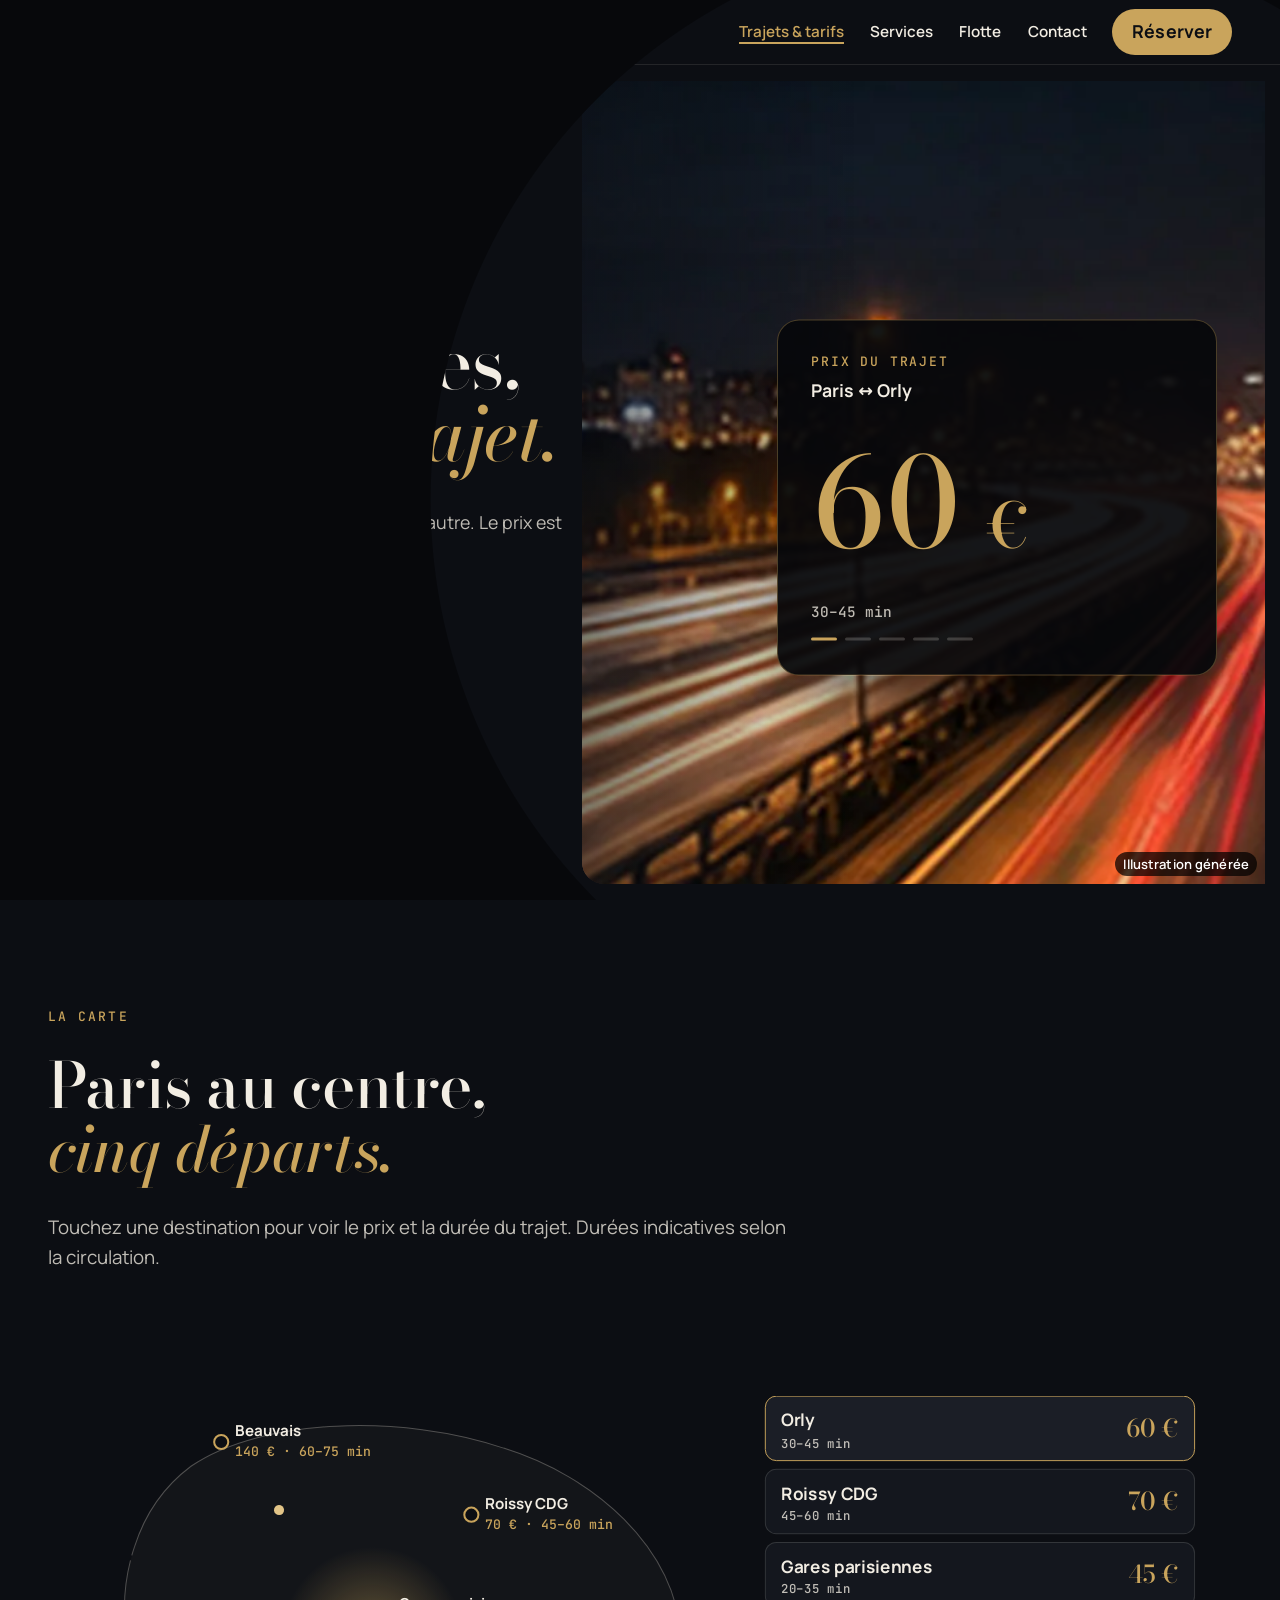
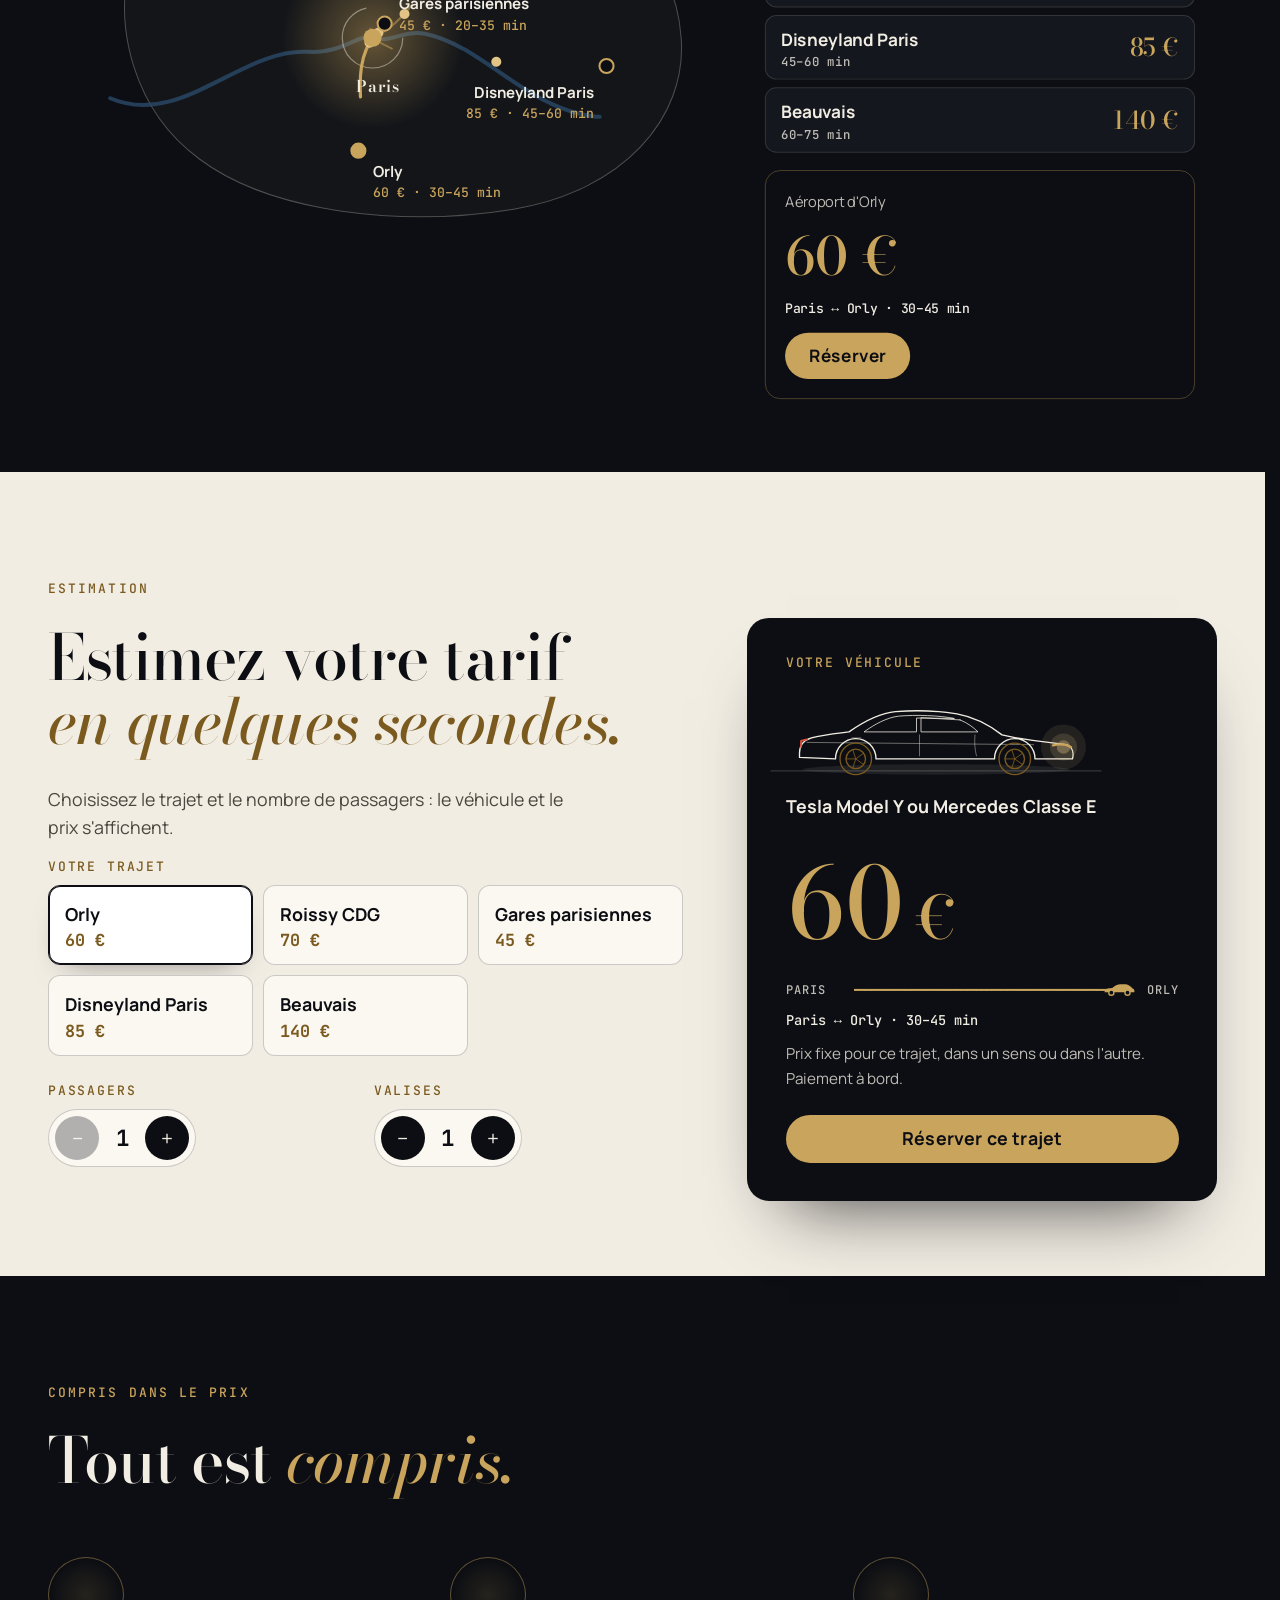
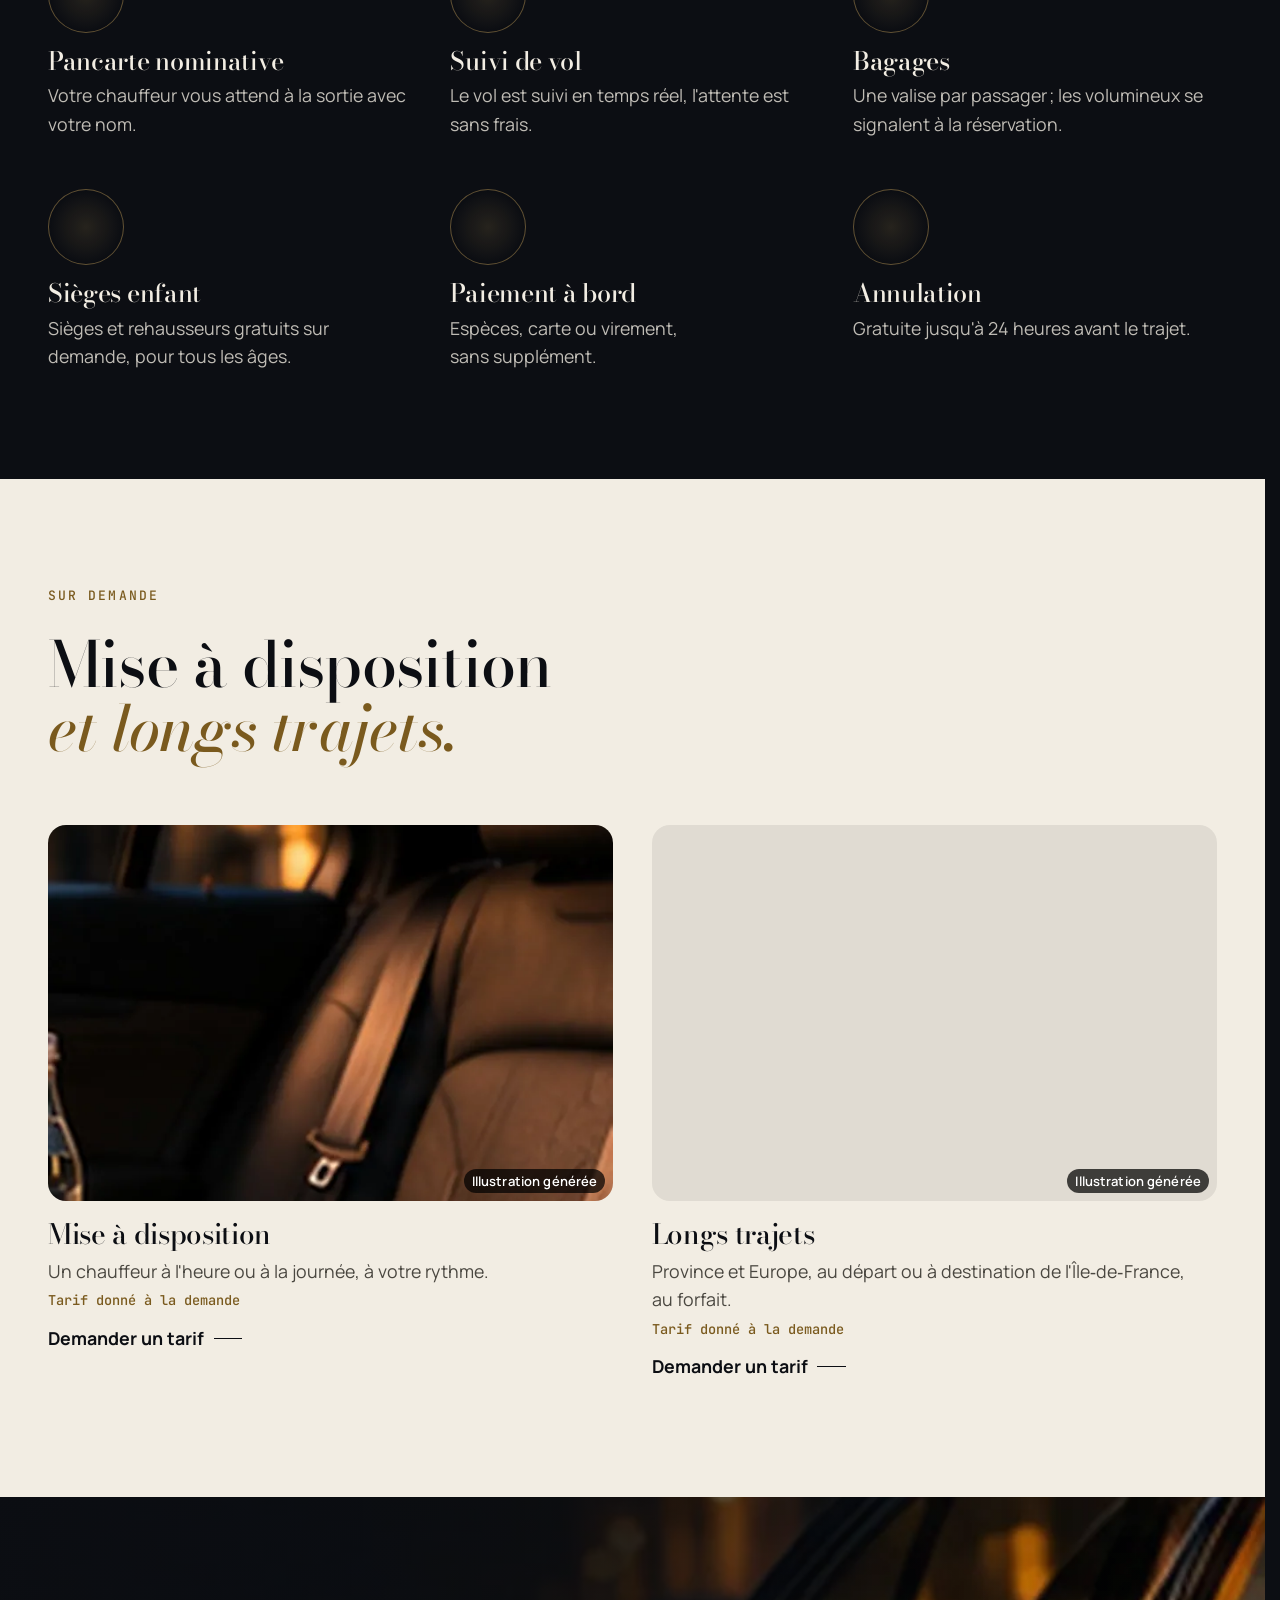
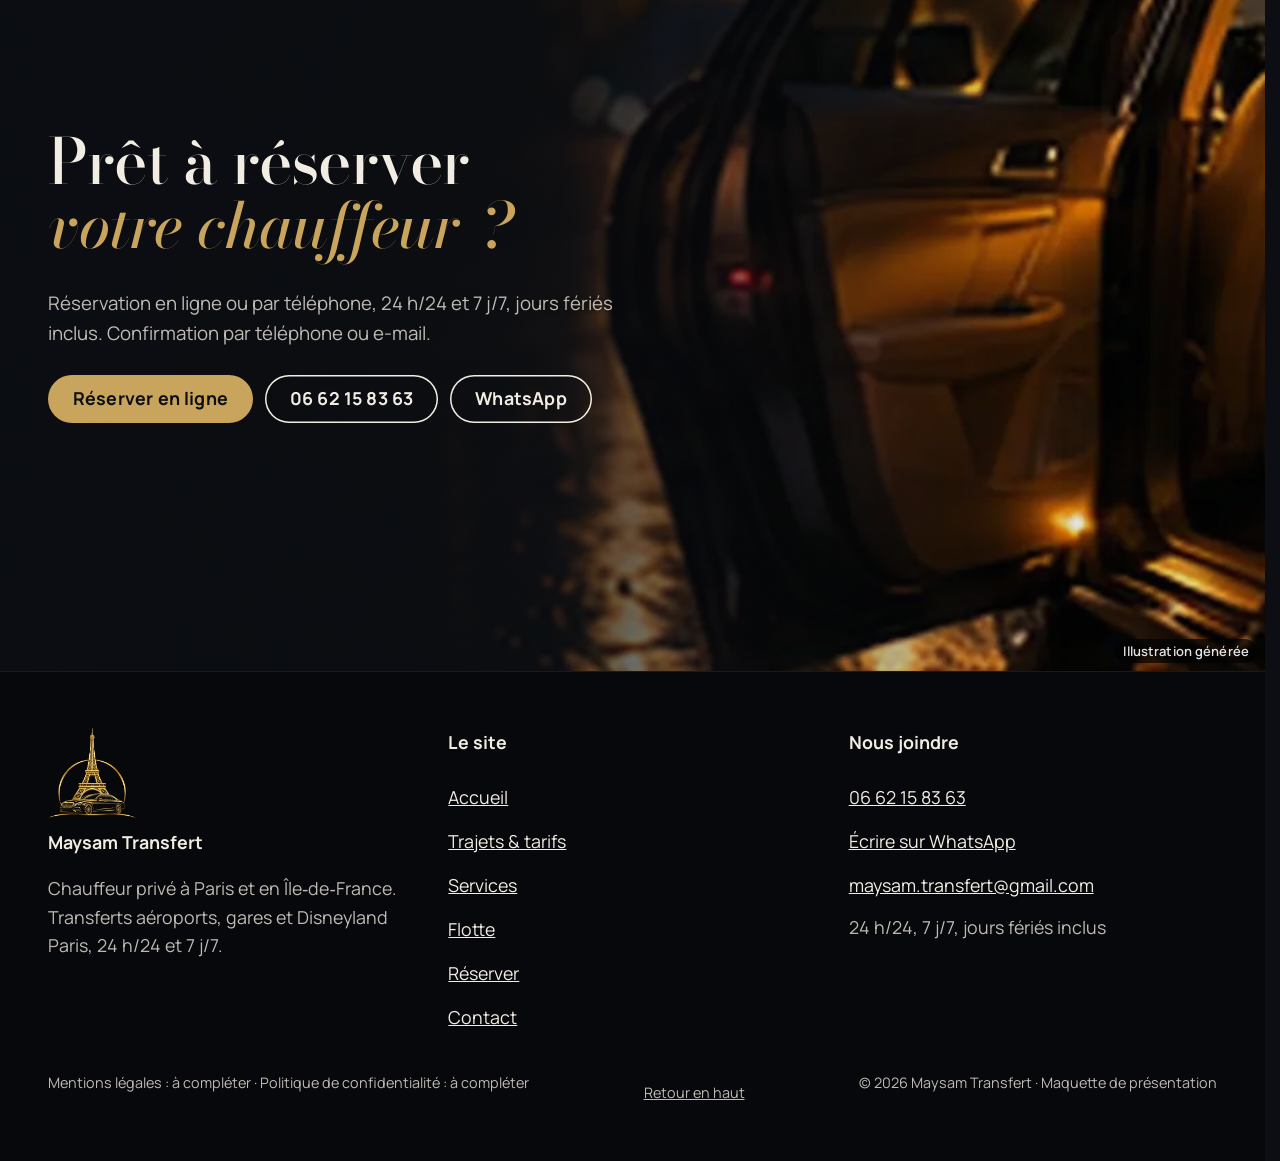
<file: trajets.html>
<!doctype html>
<html lang="fr" data-v="2">
<head>
<meta charset="utf-8">
<meta name="viewport" content="width=device-width, initial-scale=1, viewport-fit=cover">
<title>Trajets et tarifs | Maysam Transfert</title>
<meta name="description" content="Tarifs fixes : Orly 60 €, Roissy CDG 70 €, gares 45 €, Disneyland Paris 85 €, Beauvais 140 €. Estimez votre trajet.">
<meta name="robots" content="noindex, nofollow">
<link rel="canonical" href="https://maysam-transfert-maquette.vercel.app/trajets">
<style>:root{--fond:#0C0E13;--texte:#F2EDE3;--voile-fond:#0C0E13;--ouverture-fond:#07080B;--menu-fond:#0C0E13}:root { --entete-h: 72px; --barres-h: 0px; } html { background: var(--fond); color: var(--texte); scrollbar-gutter: stable; } body { margin: 0; background: var(--fond); } html.js:not(.secours):not([data-arrivee="retour"]) [data-anime] { opacity: 0; } html.js:not(.secours):not([data-arrivee="retour"]) [data-anime].vu { opacity: 1; } [data-voile] { position: fixed; inset: 0; z-index: 900; background: var(--voile-fond); transform: translateY(100%); visibility: hidden; pointer-events: none; } html[data-arrivee="voile"]:not(.voile-leve):not(.secours) [data-voile] { transform: none; visibility: visible; } html.secours [data-voile] { visibility: hidden !important; } .ouverture-panneau { position: fixed; inset: 0; z-index: 850; display: none; place-content: center; justify-items: center; background: var(--ouverture-fond, var(--voile-fond)); color: var(--fond); text-align: center; } html.js[data-arrivee="intro"]:not(.secours):not(.intro-finie) .ouverture-panneau { display: grid; } html.defilement-bloque, html.defilement-bloque body, html.js[data-arrivee="intro"]:not(.secours):not(.intro-finie), html.js[data-arrivee="intro"]:not(.secours):not(.intro-finie) body, html[data-arrivee="voile"]:not(.voile-leve):not(.secours), html[data-arrivee="voile"]:not(.voile-leve):not(.secours) body { overflow: hidden; } html.js[data-arrivee="intro"]:not(.secours):not(.intro-finie) { background-color: var(--ouverture-fond, var(--voile-fond)); } html[data-arrivee="voile"]:not(.voile-leve):not(.secours) { background-color: var(--voile-fond); }</style>
<script>(function () {
var d = document.documentElement, ss = null, ls = null;
try { ss = window.sessionStorage; ls = window.localStorage; } catch (e) {}
d.classList.add('js');
var nav = performance.getEntriesByType ? performance.getEntriesByType('navigation')[0] : null;
var type = nav ? nav.type : 'navigate';
var depart = null;
try { depart = JSON.parse(ss.getItem('socle:depart') || 'null'); ss.removeItem('socle:depart'); } catch (e) {}
if (depart && !(Date.now() - depart.t < 15000)) depart = null;
var mode = type === 'back_forward' ? 'retour' : type === 'reload' ? 'intro' : depart ? 'voile' : 'intro';
d.setAttribute('data-arrivee', mode);
if (mode === 'voile' && depart.couleur) d.style.setProperty('--voile-fond', depart.couleur);
if (type === 'reload' && 'scrollRestoration' in history) {
history.scrollRestoration = 'manual';
}
try {
var choisie = ls && ls.getItem('socle:langue');
var langue = (d.lang || '').slice(0, 2);
if (choisie && choisie !== langue && type === 'navigate' && !depart) {
var alt = document.querySelector('link[rel="alternate"][hreflang="' + choisie + '"]');
if (alt) location.replace(new URL(alt.href).pathname + location.search + location.hash);
}
} catch (e) {}
setTimeout(function () { if (!d.classList.contains('demarre')) d.classList.add('secours'); }, 2000);
})();</script>
<link rel="preload" href="/assets/fonts/bodoni-moda.woff2" as="font" type="font/woff2" crossorigin>
<link rel="preload" href="/assets/fonts/manrope-400.woff2" as="font" type="font/woff2" crossorigin>
<link rel="stylesheet" href="/assets/css/socle.css?v=2">
<link rel="stylesheet" href="/assets/css/site.css?v=2">
<link rel="modulepreload" href="/assets/js/site.js?v=2">
<link rel="modulepreload" href="/assets/js/socle/index.js?v=2">
<script src="/assets/vendor/gsap.min.js" defer></script>
<script src="/assets/vendor/ScrollTrigger.min.js" defer></script>
<script src="/assets/vendor/SplitText.min.js" defer></script>
<script type="module" src="/assets/js/site.js?v=2"></script>
<meta name="theme-color" content="#0C0E13">
<link rel="icon" href="/assets/images/favicon.png" type="image/png">
<link rel="apple-touch-icon" href="/assets/images/apple-touch-icon.png">
<meta property="og:type" content="website">
<meta property="og:site_name" content="Maysam Transfert">
<meta property="og:locale" content="fr_FR">
<meta property="og:title" content="Trajets et tarifs | Maysam Transfert">
<meta property="og:description" content="Tarifs fixes : Orly 60 €, Roissy CDG 70 €, gares 45 €, Disneyland Paris 85 €, Beauvais 140 €. Estimez votre trajet.">
<meta property="og:url" content="https://maysam-transfert-maquette.vercel.app/trajets">
<meta property="og:image" content="https://maysam-transfert-maquette.vercel.app/assets/partage/trajets-fr.jpg">
<meta property="og:image:width" content="1200">
<meta property="og:image:height" content="630">
<meta property="og:image:alt" content="Les tarifs fixes de Maysam Transfert">
<meta name="twitter:card" content="summary_large_image">
<script type="application/ld+json">{"@context":"https://schema.org","@type":"LocalBusiness","name":"Maysam Transfert","url":"https://maysam-transfert-maquette.vercel.app/","telephone":"+33662158363","email":"maysam.transfert@gmail.com","description":"Chauffeur privé à Paris et en Île‑de‑France. Transferts aéroports, gares et Disneyland Paris, 24h/24 et 7j/7.","areaServed":"Paris et Île‑de‑France","openingHours":"Mo-Su 00:00-24:00","image":"https://maysam-transfert-maquette.vercel.app/assets/images/logo-grand.webp","paymentAccepted":"Espèces, carte, virement"}</script>
</head>
<body id="haut">
<div data-voile data-forme="glisse" aria-hidden="true"><span class="voile-filet"></span><div class="voile-contenu"><img src="/assets/images/logo-entete.webp" alt="" width="71" height="72"><span data-voile-libelle>Trajets &amp; tarifs</span></div></div>
<div class="ouverture-panneau" data-ouverture aria-hidden="true">
  <div class="ouverture-phares" data-ouverture-objet><span class="phare phare--g"></span><span class="phare phare--d"></span></div>
  <p class="ouverture-nom">Maysam Transfert</p>
  <p class="ouverture-ligne">Chauffeur privé · Paris</p>
</div>
<a class="evitement" href="#contenu">Aller au contenu</a>
<header data-entete>
  <div class="entete-rangee">
    <a class="entete-logo" href="/" data-libelle="Accueil">
      <img src="/assets/images/logo-entete.webp" alt="" width="142" height="144"><span>Maysam Transfert</span>
    </a>
    <nav data-nav aria-label="Navigation principale">
      <ul><li><a href="/trajets" data-libelle="Trajets &amp; tarifs" aria-current="page">Trajets &amp; tarifs</a></li><li><a href="/services" data-libelle="Services">Services</a></li><li><a href="/flotte" data-libelle="Flotte">Flotte</a></li><li><a href="/contact" data-libelle="Contact">Contact</a></li></ul>
    </nav>
    <div class="entete-actions">
      <a class="bouton" href="/reserver" data-libelle="Réserver">Réserver</a>
      <button type="button" data-menu-bouton aria-controls="menu" aria-expanded="false" data-libelle-ouvrir="Menu" data-libelle-fermer="Fermer"><span data-libelle-bouton>Menu</span></button>
      <a class="menu-sansjs" href="#menu" data-menu-lien>Menu</a>
    </div>
  </div>
</header>
<script>/* Avant le premier affichage : rangées de la navigation (même règle que ajusterNav dans assets/js/socle/entete.js)
   et hauteur réelle de l'en-tête, pour que rien ne saute quand le JavaScript du site prend la main. */
(function () {
  var h = document.documentElement, u = document.querySelector('[data-nav] ul'), e = document.querySelector('[data-entete]');
  if (u) {
    var deborde = function () { return u.scrollWidth > u.clientWidth + 1; }, c = deborde();
    if (c && window.matchMedia('(min-width: 900px)').matches) {
      h.classList.add('nav-deux-rangees'); c = deborde();
      if (c) { h.classList.add('nav-deux-lignes'); var a = u.querySelector('a'); c = !a || u.getBoundingClientRect().height > a.getBoundingClientRect().height * 2.5; }
      if (c) h.classList.remove('nav-deux-rangees', 'nav-deux-lignes');
    }
    if (c) h.classList.add('nav-compacte');
  }
  if (e) h.style.setProperty('--entete-h', Math.round(e.getBoundingClientRect().height) + 'px');
})();</script>
<span id="menu-ferme" aria-hidden="true"></span>
<div id="menu" data-menu role="dialog" aria-modal="true" aria-label="Menu">
  <p class="menu-sansjs-fermer"><a href="#menu-ferme">Fermer</a></p>
  <ul><li style="--i:0"><a href="/" class="menu-lien" data-libelle="Accueil">Accueil</a></li><li style="--i:1"><a href="/trajets" class="menu-lien" data-libelle="Trajets &amp; tarifs" aria-current="page">Trajets &amp; tarifs</a></li><li style="--i:2"><a href="/services" class="menu-lien" data-libelle="Services">Services</a></li><li style="--i:3"><a href="/flotte" class="menu-lien" data-libelle="Flotte">Flotte</a></li><li style="--i:4"><a href="/reserver" class="menu-lien" data-libelle="Réserver">Réserver</a></li><li style="--i:5"><a href="/contact" class="menu-lien" data-libelle="Contact">Contact</a></li></ul>
  <p class="menu-actions"><a class="bouton" href="/reserver" data-libelle="Réserver">Réserver</a> <a class="bouton bouton--contour" href="tel:+33662158363">Appeler 06 62 15 83 63</a></p>
  <p class="menu-dispo">24 h/24, 7 j/7, jours fériés inclus</p>
</div>
<main id="contenu" tabindex="-1">
<section class="ouv-prix" id="debut" aria-labelledby="trajets-titre">
  <div class="conteneur ouv-prix-grille">
    <div class="ouv-prix-texte">
      <p class="surtitre" data-anime>Chauffeur privé · Paris &amp; Île‑de‑France</p>
      <h1 id="trajets-titre" data-anime="lignes">Des prix fixes, <em>trajet par trajet.</em></h1>
      <p class="masque-ecran-tres-bas" data-anime>Cinq trajets à prix fixe, dans un sens ou dans l&#39;autre. Le prix est confirmé à la réservation et se règle à bord.</p>
      <p class="hero-actions" data-anime><a href="/reserver" class="bouton" data-libelle="Réserver" data-action-principale data-survol="magnetique">Réserver un trajet</a></p>
      <p class="hero-info" data-info-cle data-anime><span class="point-vert" aria-hidden="true"></span>Paiement à bord · espèces, carte ou virement</p>
    </div>
    <div class="prix-geant" data-effet="prix-geant" data-iris-centre aria-live="off">
      <p class="prix-geant-legende">Prix du trajet</p>
      <p class="prix-geant-dest" data-pg-dest>Paris ↔ Orly</p>
      <p class="prix-geant-montant" data-prix><span data-pg-montant>60</span><span class="prix-geant-devise">€</span></p>
      <p class="prix-geant-duree" data-pg-duree>30–45 min</p>
      <ol class="prix-geant-points" aria-hidden="true"><li class="actif" data-pg="orly" data-nom="Orly" data-prix-v="60" data-duree="30–45 min"></li><li data-pg="cdg" data-nom="Roissy CDG" data-prix-v="70" data-duree="45–60 min"></li><li data-pg="gares" data-nom="Gares parisiennes" data-prix-v="45" data-duree="20–35 min"></li><li data-pg="disneyland" data-nom="Disneyland Paris" data-prix-v="85" data-duree="45–60 min"></li><li data-pg="beauvais" data-nom="Beauvais" data-prix-v="140" data-duree="60–75 min"></li></ol>
    </div>
  </div>
  <figure class="media ouv-prix-media" data-grok data-fx="parallaxe" data-fx-force="8" style="--cadrage:70% 50%">
  <picture><source media="(max-width: 760px) and (orientation: portrait)" srcset="/assets/images/grok/trajets-ouverture-mobile-640.webp 640w, /assets/images/grok/trajets-ouverture-mobile-1080.webp 1080w" sizes="(max-width: 760px) 100vw, 60vw">
    <img src="/assets/images/grok/trajets-ouverture-1280.webp" srcset="/assets/images/grok/trajets-ouverture-640.webp 640w, /assets/images/grok/trajets-ouverture-1280.webp 1280w, /assets/images/grok/trajets-ouverture-1920.webp 1920w" sizes="(max-width: 760px) 100vw, 60vw" alt="Voie rapide la nuit, traînées de lumière vers la ville" width="1280" height="720" fetchpriority="high" loading="eager" decoding="async">
  </picture><figcaption class="mention-ia">Illustration générée</figcaption>
</figure>
</section>
<section class="carte-section" id="carte" aria-labelledby="carte-titre">
  <div class="conteneur">
    <div class="tete-section">
      <p class="surtitre" data-anime>La carte</p>
      <h2 id="carte-titre" data-anime="lignes">Paris au centre, <em>cinq départs.</em></h2>
      <p data-anime>Touchez une destination pour voir le prix et la durée du trajet. <span class="texte-doux">Durées indicatives selon la circulation.</span></p>
    </div>
    <div class="carte carte--trajets" data-effet="carte-trajets" data-carte>
  <svg class="carte-svg" viewBox="0 0 640 430" role="img" aria-label="Schéma des trajets depuis Paris (pas à l&#39;échelle)" data-visuel>
    <defs><radialGradient id="carte-trajets-halo"><stop offset="0" stop-color="#C9A45C" stop-opacity=".45"/><stop offset="1" stop-color="#C9A45C" stop-opacity="0"/></radialGradient></defs>
    <path class="carte-idf" data-superpose d="M120 70 C190 22 330 18 430 52 C520 80 600 150 606 240 C612 320 548 392 440 410 C330 428 200 414 128 360 C60 310 40 220 64 150 C76 112 96 88 120 70 Z" data-trait/>
    <path class="carte-seine" data-superpose d="M40 300 C110 330 170 250 236 254 C270 256 286 236 300 240 C318 246 330 232 352 236 C410 248 452 310 520 318 C560 322 590 300 620 306" data-trait/>
    <circle cx="300" cy="240" r="90" fill="url(#carte-trajets-halo)" data-superpose/>
    <circle class="carte-peripherique" data-superpose cx="300" cy="240" r="30" data-trait/>
    <path class="carte-route" id="carte-trajets-r-orly" d="M300 240 C275 277 298 325 286 352" data-route="orly" data-superpose data-trait/><path class="carte-route" id="carte-trajets-r-cdg" d="M300 240 C356 215 364 141 398 118" data-route="cdg" data-superpose data-trait/><path class="carte-route" id="carte-trajets-r-gares" d="M300 240 C307 237 308 229 312 226" data-route="gares" data-superpose data-trait/><path class="carte-route" id="carte-trajets-r-disneyland" d="M300 240 C376 292 476 242 532 268" data-route="disneyland" data-superpose data-trait/><path class="carte-route" id="carte-trajets-r-beauvais" d="M300 240 C282 145 172 107 150 46" data-route="beauvais" data-superpose data-trait/>
    <circle class="carte-voiture" r="5" data-superpose><animateMotion dur="3.0s" begin="-0.0s" repeatCount="indefinite" rotate="auto"><mpath href="#carte-trajets-r-orly"/></animateMotion></circle><circle class="carte-voiture" r="5" data-superpose><animateMotion dur="3.4s" begin="-0.7s" repeatCount="indefinite" rotate="auto"><mpath href="#carte-trajets-r-cdg"/></animateMotion></circle><circle class="carte-voiture" r="5" data-superpose><animateMotion dur="3.8s" begin="-1.4s" repeatCount="indefinite" rotate="auto"><mpath href="#carte-trajets-r-gares"/></animateMotion></circle><circle class="carte-voiture" r="5" data-superpose><animateMotion dur="4.2s" begin="-2.1s" repeatCount="indefinite" rotate="auto"><mpath href="#carte-trajets-r-disneyland"/></animateMotion></circle><circle class="carte-voiture" r="5" data-superpose><animateMotion dur="4.6s" begin="-2.8s" repeatCount="indefinite" rotate="auto"><mpath href="#carte-trajets-r-beauvais"/></animateMotion></circle>
    <circle class="carte-paris" cx="300" cy="240" r="9"/>
    <text class="carte-nom-paris" x="284" y="294">Paris</text>
    <g class="carte-point" data-route="orly" data-repere>
      <circle class="carte-point-rond" cx="286" cy="352" r="7"/>
      <text class="carte-etiquette" x="300" y="378" text-anchor="start"><tspan class="carte-etiquette-nom">Orly</tspan><tspan class="carte-etiquette-prix" x="300" dy="20">60 € · 30–45 min</tspan></text>
    </g><g class="carte-point" data-route="cdg" data-repere>
      <circle class="carte-point-rond" cx="398" cy="118" r="7"/>
      <text class="carte-etiquette" x="412" y="112" text-anchor="start"><tspan class="carte-etiquette-nom">Roissy CDG</tspan><tspan class="carte-etiquette-prix" x="412" dy="20">70 € · 45–60 min</tspan></text>
    </g><g class="carte-point" data-route="gares" data-repere>
      <circle class="carte-point-rond" cx="312" cy="226" r="7"/>
      <text class="carte-etiquette" x="326" y="212" text-anchor="start"><tspan class="carte-etiquette-nom">Gares parisiennes</tspan><tspan class="carte-etiquette-prix" x="326" dy="20">45 € · 20–35 min</tspan></text>
    </g><g class="carte-point" data-route="disneyland" data-repere>
      <circle class="carte-point-rond" cx="532" cy="268" r="7"/>
      <text class="carte-etiquette" x="520" y="300" text-anchor="end"><tspan class="carte-etiquette-nom">Disneyland Paris</tspan><tspan class="carte-etiquette-prix" x="520" dy="20">85 € · 45–60 min</tspan></text>
    </g><g class="carte-point" data-route="beauvais" data-repere>
      <circle class="carte-point-rond" cx="150" cy="46" r="7"/>
      <text class="carte-etiquette" x="164" y="40" text-anchor="start"><tspan class="carte-etiquette-nom">Beauvais</tspan><tspan class="carte-etiquette-prix" x="164" dy="20">140 € · 60–75 min</tspan></text>
    </g>
  </svg>
  <ul class="carte-liste" role="list"><li><button type="button" class="carte-bouton" data-route="orly" aria-pressed="true"><span class="carte-bouton-nom">Orly</span><span class="carte-bouton-prix" data-prix>60 €</span><span class="carte-bouton-duree">30–45 min</span></button></li><li><button type="button" class="carte-bouton" data-route="cdg" aria-pressed="false"><span class="carte-bouton-nom">Roissy CDG</span><span class="carte-bouton-prix" data-prix>70 €</span><span class="carte-bouton-duree">45–60 min</span></button></li><li><button type="button" class="carte-bouton" data-route="gares" aria-pressed="false"><span class="carte-bouton-nom">Gares parisiennes</span><span class="carte-bouton-prix" data-prix>45 €</span><span class="carte-bouton-duree">20–35 min</span></button></li><li><button type="button" class="carte-bouton" data-route="disneyland" aria-pressed="false"><span class="carte-bouton-nom">Disneyland Paris</span><span class="carte-bouton-prix" data-prix>85 €</span><span class="carte-bouton-duree">45–60 min</span></button></li><li><button type="button" class="carte-bouton" data-route="beauvais" aria-pressed="false"><span class="carte-bouton-nom">Beauvais</span><span class="carte-bouton-prix" data-prix>140 €</span><span class="carte-bouton-duree">60–75 min</span></button></li></ul>
  <div class="carte-detail" aria-live="polite" data-carte-detail>
    <div class="carte-fiche" data-route="orly">
      <p class="carte-fiche-lieu">Aéroport d&#39;Orly</p>
      <p class="carte-fiche-prix" data-prix>60 €</p>
      <p class="carte-fiche-duree">Paris ↔ Orly · 30–45 min</p>
      <a href="/reserver?trajet=orly" class="bouton" data-libelle="Réserver">Réserver<span class="visuellement-cache"> Paris ↔ Orly</span></a>
    </div><div class="carte-fiche" data-route="cdg" hidden>
      <p class="carte-fiche-lieu">Aéroport Roissy Charles de Gaulle</p>
      <p class="carte-fiche-prix" data-prix>70 €</p>
      <p class="carte-fiche-duree">Paris ↔ Roissy CDG · 45–60 min</p>
      <a href="/reserver?trajet=cdg" class="bouton" data-libelle="Réserver">Réserver<span class="visuellement-cache"> Paris ↔ Roissy CDG</span></a>
    </div><div class="carte-fiche" data-route="gares" hidden>
      <p class="carte-fiche-lieu">Gare du Nord, Montparnasse, Gare de Lyon, Gare de l&#39;Est</p>
      <p class="carte-fiche-prix" data-prix>45 €</p>
      <p class="carte-fiche-duree">Paris ↔ Gares parisiennes · 20–35 min</p>
      <a href="/reserver?trajet=gares" class="bouton" data-libelle="Réserver">Réserver<span class="visuellement-cache"> Paris ↔ Gares parisiennes</span></a>
    </div><div class="carte-fiche" data-route="disneyland" hidden>
      <p class="carte-fiche-lieu">Disneyland Paris et ses hôtels</p>
      <p class="carte-fiche-prix" data-prix>85 €</p>
      <p class="carte-fiche-duree">Paris ↔ Disneyland Paris · 45–60 min</p>
      <a href="/reserver?trajet=disneyland" class="bouton" data-libelle="Réserver">Réserver<span class="visuellement-cache"> Paris ↔ Disneyland Paris</span></a>
    </div><div class="carte-fiche" data-route="beauvais" hidden>
      <p class="carte-fiche-lieu">Aéroport de Beauvais</p>
      <p class="carte-fiche-prix" data-prix>140 €</p>
      <p class="carte-fiche-duree">Paris ↔ Beauvais · 60–75 min</p>
      <a href="/reserver?trajet=beauvais" class="bouton" data-libelle="Réserver">Réserver<span class="visuellement-cache"> Paris ↔ Beauvais</span></a>
    </div>
  </div>
</div>
  </div>
</section>
<section class="estim fond-ivoire" id="estimation" aria-labelledby="estimation-titre">
  <div class="conteneur estim-grille">
    <div class="estim-tete">
      <p class="surtitre" data-anime>Estimation</p>
      <h2 id="estimation-titre" data-anime="lignes">Estimez votre tarif <em>en quelques secondes.</em></h2>
      <p data-anime>Choisissez le trajet et le nombre de passagers : le véhicule et le prix s&#39;affichent.</p>
    </div>
    <form class="estim-form" data-estimateur action="/reserver" method="get">
      <fieldset class="estim-trajets">
        <legend>Votre trajet</legend>
        <div class="estim-choix-liste" data-anime="cascade"><label class="estim-choix">
          <input type="radio" name="trajet" value="orly" data-prix="60" data-duree="30–45 min" checked>
          <span class="estim-choix-nom">Orly</span><span class="estim-choix-prix">60 €</span>
        </label><label class="estim-choix">
          <input type="radio" name="trajet" value="cdg" data-prix="70" data-duree="45–60 min">
          <span class="estim-choix-nom">Roissy CDG</span><span class="estim-choix-prix">70 €</span>
        </label><label class="estim-choix">
          <input type="radio" name="trajet" value="gares" data-prix="45" data-duree="20–35 min">
          <span class="estim-choix-nom">Gares parisiennes</span><span class="estim-choix-prix">45 €</span>
        </label><label class="estim-choix">
          <input type="radio" name="trajet" value="disneyland" data-prix="85" data-duree="45–60 min">
          <span class="estim-choix-nom">Disneyland Paris</span><span class="estim-choix-prix">85 €</span>
        </label><label class="estim-choix">
          <input type="radio" name="trajet" value="beauvais" data-prix="140" data-duree="60–75 min">
          <span class="estim-choix-nom">Beauvais</span><span class="estim-choix-prix">140 €</span>
        </label></div>
      </fieldset>
      <div class="estim-compteurs">
        <fieldset class="estim-compteur" data-compte="passagers" data-min="1" data-max="7">
          <legend>Passagers</legend>
          <div class="compteur-ligne">
            <button type="button" class="compteur-bouton" data-moins aria-label="Un de moins (passagers)">−</button>
            <output class="compteur-valeur" aria-live="polite">1</output>
            <button type="button" class="compteur-bouton" data-plus aria-label="Un de plus (passagers)">+</button>
            <input type="hidden" name="passagers" value="1">
          </div>
        </fieldset><fieldset class="estim-compteur" data-compte="valises" data-min="0" data-max="7">
          <legend>Valises</legend>
          <div class="compteur-ligne">
            <button type="button" class="compteur-bouton" data-moins aria-label="Un de moins (valises)">−</button>
            <output class="compteur-valeur" aria-live="polite">1</output>
            <button type="button" class="compteur-bouton" data-plus aria-label="Un de plus (valises)">+</button>
            <input type="hidden" name="bagages-n" value="1">
          </div>
        </fieldset>
      </div>
    </form>
    <div class="estim-resultat" aria-live="polite" data-estim-resultat>
      <p class="estim-label">Votre véhicule</p>
      <div class="estim-vehicule"><svg class="silhouette estim-silhouette" viewBox="0 0 400 150" data-forme="berline" aria-hidden="true" data-visuel>
  <ellipse class="silhouette-ombre" cx="200" cy="126" rx="178" ry="7"/>
  <g transform="translate(400 0) scale(-1 1)">
    <path class="silhouette-sol" d="M-20 128 L420 128" data-trait/>
    <path class="silhouette-corps" d="M18 112 C16 104 18 96 26 93 L66 88 C80 86 96 84 112 80 C130 66 150 56 172 52 C196 48 228 47 254 49 C276 51 296 62 316 76 C332 78 352 80 366 84 C376 87 382 94 382 104 L382 110 L334 112 A27 27 0 0 0 280 112 L122 112 A27 27 0 0 0 68 112 Z" data-trait/>
    <path class="silhouette-vitres" d="M176 58 C196 54 226 53 250 55 C266 57 282 66 296 76 L226 76 L226 58 Z M168 60 L220 57 L220 76 L144 76 C150 70 158 64 168 60 Z" data-trait/>
    <path class="silhouette-lignes" d="M222 80 L222 108 M148 80 C149 92 148 100 146 108 M70 93 L372 90 M300 84 L312 84" data-trait/>
    <path class="silhouette-feu" d="M372 86 L380 88 L380 96" data-trait/>
    <g class="silhouette-halo"><circle cx="30" cy="96" r="30"/><circle cx="30" cy="96" r="18"/><circle cx="30" cy="96" r="9"/></g>
    <path class="silhouette-phare" d="M20 96 C26 93 36 92 44 94" data-trait/>
    <g class="silhouette-roue-g"><circle class="silhouette-roue" cx="95" cy="112" r="21" data-trait/><circle class="silhouette-jante" cx="95" cy="112" r="13" data-trait/><path class="silhouette-rayons" d="M95 112 L108.0 112.0 M95 112 L99.0 124.4 M95 112 L84.5 119.7 M95 112 L84.5 104.3 M95 112 L99.0 99.6" data-trait/></g><g class="silhouette-roue-g"><circle class="silhouette-roue" cx="307" cy="112" r="21" data-trait/><circle class="silhouette-jante" cx="307" cy="112" r="13" data-trait/><path class="silhouette-rayons" d="M307 112 L320.0 112.0 M307 112 L311.0 124.4 M307 112 L296.5 119.7 M307 112 L296.5 104.3 M307 112 L311.0 99.6" data-trait/></g>
  </g>
</svg><svg class="silhouette estim-silhouette" viewBox="0 0 400 150" data-forme="van" aria-hidden="true" hidden data-visuel>
  <ellipse class="silhouette-ombre" cx="200" cy="126" rx="178" ry="7"/>
  <g transform="translate(400 0) scale(-1 1)">
    <path class="silhouette-sol" d="M-20 128 L420 128" data-trait/>
    <path class="silhouette-corps" d="M16 108 C14 96 16 86 26 82 L56 76 C66 58 78 40 96 32 C110 28 130 27 150 27 L344 26 C362 26 372 34 374 48 L380 98 L380 106 L334 108 A26 26 0 0 0 282 108 L120 108 A26 26 0 0 0 68 108 Z" data-trait/>
    <path class="silhouette-vitres" d="M100 38 C112 34 130 33 150 33 L178 33 L178 64 L72 64 C80 52 88 44 100 38 Z M188 33 L262 33 L262 64 L188 64 Z M272 33 L348 33 C358 33 364 40 365 50 L366 64 L272 64 Z" data-trait/>
    <path class="silhouette-lignes" d="M184 70 L184 104 M268 70 L268 104 M28 79 L376 77 M200 74 L214 74" data-trait/>
    <path class="silhouette-feu" d="M372 54 L378 56 L379 70" data-trait/>
    <g class="silhouette-halo"><circle cx="30" cy="90" r="30"/><circle cx="30" cy="90" r="18"/><circle cx="30" cy="90" r="9"/></g>
    <path class="silhouette-phare" d="M18 90 C24 87 32 86 40 88" data-trait/>
    <g class="silhouette-roue-g"><circle class="silhouette-roue" cx="94" cy="108" r="21" data-trait/><circle class="silhouette-jante" cx="94" cy="108" r="13" data-trait/><path class="silhouette-rayons" d="M94 108 L107.0 108.0 M94 108 L98.0 120.4 M94 108 L83.5 115.7 M94 108 L83.5 100.3 M94 108 L98.0 95.6" data-trait/></g><g class="silhouette-roue-g"><circle class="silhouette-roue" cx="308" cy="108" r="21" data-trait/><circle class="silhouette-jante" cx="308" cy="108" r="13" data-trait/><path class="silhouette-rayons" d="M308 108 L321.0 108.0 M308 108 L312.0 120.4 M308 108 L297.5 115.7 M308 108 L297.5 100.3 M308 108 L312.0 95.6" data-trait/></g>
  </g>
</svg><p class="estim-vehicule-nom" data-estim-vehicule>Tesla Model Y ou Mercedes Classe E</p></div>
      <p class="estim-prix" data-prix><span class="estim-montant" data-estim-montant>60</span><span class="estim-devise"> €</span></p>
      <div class="estim-route" aria-hidden="true"><span class="estim-route-point">Paris</span><span class="estim-route-ligne"><span class="estim-route-trace"></span><svg class="estim-route-voiture" viewBox="0 0 40 18"><path d="M3 13 C3 10 4 9 7 8.5 L12 8 C15 5 18 3.5 22 3.5 L28 3.5 C31 4 34 6 36 8.5 C38 9 38.5 11 38 13 Z"/><circle cx="11" cy="13.5" r="3"/><circle cx="30" cy="13.5" r="3"/></svg></span><span class="estim-route-point" data-estim-arrivee>Orly</span></div>
      <p class="estim-duree" data-estim-duree>Paris ↔ Orly · 30–45 min</p>
      <p class="estim-note" data-estim-note data-fixe="Prix fixe pour ce trajet, dans un sens ou dans l&#39;autre. Paiement à bord." data-van="Pour 4 passagers ou plus de 3 valises, la Classe V : tarif confirmé à la réservation." data-max="Au-delà de 7 passagers, appelez-nous." data-surdemande="Tarif confirmé à la réservation" data-petit="Tesla Model Y ou Mercedes Classe E" data-grand="Mercedes Classe V">Prix fixe pour ce trajet, dans un sens ou dans l&#39;autre. Paiement à bord.</p>
      <a href="/reserver?trajet=orly&amp;passagers=1" class="bouton" data-libelle="Réserver" data-estim-lien data-survol="magnetique">Réserver ce trajet</a>
    </div>
  </div>
</section>
<section class="inclus" id="inclus" aria-labelledby="inclus-titre">
  <div class="conteneur">
    <div class="tete-section">
      <p class="surtitre" data-anime>Compris dans le prix</p>
      <h2 id="inclus-titre" data-anime="lignes">Tout est <em>compris.</em></h2>
    </div>
    <ul class="inclus-grille" role="list" data-visuel><li class="inclus-item">
      <span class="icone-anneau" aria-hidden="true"><svg class="icone" viewBox="0 0 48 48" data-fx="trace"><path d="M8 10h32v20H8z M14 30v8 M34 30v8 M14 18h20" data-fx-trait/></svg></span>
      <h3>Pancarte nominative</h3><p>Votre chauffeur vous attend à la sortie avec votre nom.</p>
    </li><li class="inclus-item">
      <span class="icone-anneau" aria-hidden="true"><svg class="icone" viewBox="0 0 48 48" data-fx="trace"><path d="M6 30 L24 22 L42 30 M24 8 v14 M18 34 h12" data-fx-trait/></svg></span>
      <h3>Suivi de vol</h3><p>Le vol est suivi en temps réel, l&#39;attente est sans frais.</p>
    </li><li class="inclus-item">
      <span class="icone-anneau" aria-hidden="true"><svg class="icone" viewBox="0 0 48 48" data-fx="trace"><path d="M12 14h24v26H12z M18 14V8h12v6 M12 24h24" data-fx-trait/></svg></span>
      <h3>Bagages</h3><p>Une valise par passager ; les volumineux se signalent à la réservation.</p>
    </li><li class="inclus-item">
      <span class="icone-anneau" aria-hidden="true"><svg class="icone" viewBox="0 0 48 48" data-fx="trace"><path d="M14 40V20a10 10 0 0 1 20 0v20 M10 40h28 M18 28h12" data-fx-trait/></svg></span>
      <h3>Sièges enfant</h3><p>Sièges et rehausseurs gratuits sur demande, pour tous les âges.</p>
    </li><li class="inclus-item">
      <span class="icone-anneau" aria-hidden="true"><svg class="icone" viewBox="0 0 48 48" data-fx="trace"><path d="M6 14h36v22H6z M6 22h36 M12 30h8" data-fx-trait/></svg></span>
      <h3>Paiement à bord</h3><p>Espèces, carte ou virement, sans supplément.</p>
    </li><li class="inclus-item">
      <span class="icone-anneau" aria-hidden="true"><svg class="icone" viewBox="0 0 48 48" data-fx="trace"><path d="M24 6a18 18 0 1 0 0 36a18 18 0 1 0 0-36 M24 14v10l7 5" data-fx-trait/></svg></span>
      <h3>Annulation</h3><p>Gratuite jusqu&#39;à 24 heures avant le trajet.</p>
    </li></ul>
  </div>
</section>
<section class="demande fond-ivoire" id="sur-demande" aria-labelledby="demande-titre">
  <div class="conteneur">
    <div class="tete-section">
      <p class="surtitre" data-anime>Sur demande</p>
      <h2 id="demande-titre" data-anime="lignes">Mise à disposition <em>et longs trajets.</em></h2>
    </div>
    <div class="demande-grille">
      <article class="demande-carte">
        <figure class="media demande-media" data-grok data-anime="rideau" style="--cadrage:50% 50%">
  <picture>
    <img src="/assets/images/grok/service-disposition-784.webp" srcset="/assets/images/grok/service-disposition-480.webp 480w, /assets/images/grok/service-disposition-640.webp 640w, /assets/images/grok/service-disposition-784.webp 784w" sizes="(max-width: 760px) 100vw, 45vw" alt="Banquette arrière en cuir noir, eau et plaid" width="784" height="1176" loading="lazy" decoding="async">
  </picture><figcaption class="mention-ia">Illustration générée</figcaption>
</figure>
        <h3>Mise à disposition</h3>
        <p>Un chauffeur à l&#39;heure ou à la journée, à votre rythme.</p>
        <p class="demande-tarif">Tarif donné à la demande</p>
        <a href="/reserver?trajet=disposition" class="lien-fleche" data-libelle="Réserver">Demander un tarif<span class="visuellement-cache"> : Mise à disposition</span></a>
      </article><article class="demande-carte">
        <figure class="media demande-media" data-grok data-anime="rideau" style="--cadrage:50% 50%">
  <picture>
    <img src="/assets/images/grok/service-longs-trajets-784.webp" srcset="/assets/images/grok/service-longs-trajets-480.webp 480w, /assets/images/grok/service-longs-trajets-640.webp 640w, /assets/images/grok/service-longs-trajets-784.webp 784w" sizes="(max-width: 760px) 100vw, 45vw" alt="Autoroute à la tombée du jour, traînées de lumière" width="784" height="1176" loading="lazy" decoding="async">
  </picture><figcaption class="mention-ia">Illustration générée</figcaption>
</figure>
        <h3>Longs trajets</h3>
        <p>Province et Europe, au départ ou à destination de l&#39;Île‑de‑France, au forfait.</p>
        <p class="demande-tarif">Tarif donné à la demande</p>
        <a href="/reserver?trajet=longs" class="lien-fleche" data-libelle="Réserver">Demander un tarif<span class="visuellement-cache"> : Longs trajets</span></a>
      </article>
    </div>
  </div>
</section>
<section class="appel" id="appel" aria-labelledby="appel-titre">
  <figure class="media appel-media" data-grok data-fx="parallaxe" data-fx-force="12" style="--cadrage:50% 50%">
  <picture>
    <img src="/assets/images/grok/accueil-appel-1280.webp" srcset="/assets/images/grok/accueil-appel-640.webp 640w, /assets/images/grok/accueil-appel-1280.webp 1280w, /assets/images/grok/accueil-appel-1920.webp 1920w" sizes="100vw" alt="Portière ouverte d&#39;une berline noire sur des pavés mouillés la nuit" width="1280" height="720" loading="lazy" decoding="async">
  </picture><figcaption class="mention-ia">Illustration générée</figcaption>
</figure>
  <div class="conteneur appel-contenu">
    <h2 id="appel-titre" data-anime="lignes">Prêt à réserver <em>votre chauffeur ?</em></h2>
    <p data-anime>Réservation en ligne ou par téléphone, 24 h/24 et 7 j/7, jours fériés inclus. Confirmation par téléphone ou e-mail.</p>
    <p class="appel-actions" data-anime>
      <a href="/reserver" class="bouton" data-libelle="Réserver" data-survol="magnetique">Réserver en ligne</a>
      <a class="bouton bouton--contour" href="tel:+33662158363">06 62 15 83 63</a>
      <a class="bouton bouton--contour" href="https://wa.me/33662158363" target="_blank" rel="noopener">WhatsApp</a>
    </p>
  </div>
</section>
</main>
<footer class="pied" id="pied">
  <div class="conteneur pied-grille">
    <div class="pied-marque">
      <img src="/assets/images/logo-grand.webp" alt="" width="157" height="160" loading="lazy">
      <p><strong>Maysam Transfert</strong></p>
      <p>Chauffeur privé à Paris et en Île‑de‑France. Transferts aéroports, gares et Disneyland Paris, 24 h/24 et 7 j/7.</p>
    </div>
    <nav aria-label="Le site">
      <p><strong>Le site</strong></p>
      <ul><li><a href="/" data-libelle="Accueil">Accueil</a></li><li><a href="/trajets" data-libelle="Trajets &amp; tarifs" aria-current="page">Trajets &amp; tarifs</a></li><li><a href="/services" data-libelle="Services">Services</a></li><li><a href="/flotte" data-libelle="Flotte">Flotte</a></li><li><a href="/reserver" data-libelle="Réserver">Réserver</a></li><li><a href="/contact" data-libelle="Contact">Contact</a></li></ul>
    </nav>
    <div>
      <p><strong>Nous joindre</strong></p>
      <ul>
        <li><a href="tel:+33662158363">06 62 15 83 63</a></li>
        <li><a href="https://wa.me/33662158363" target="_blank" rel="noopener">Écrire sur WhatsApp</a></li>
        <li><a href="mailto:maysam.transfert@gmail.com">maysam.transfert@gmail.com</a></li>
        <li class="pied-dispo">24 h/24, 7 j/7, jours fériés inclus</li>
      </ul>
    </div>
  </div>
  <div class="conteneur pied-bas">
    <p>Mentions légales : à compléter · Politique de confidentialité : à compléter</p>
    <p><a href="#haut" data-sans-transition>Retour en haut</a></p>
    <p>© 2026 Maysam Transfert · Maquette de présentation</p>
  </div>
</footer>
<div data-barre-fixe>
  <a class="bouton bouton--contour" href="tel:+33662158363">Appeler</a>
  <a class="bouton" href="/reserver" data-libelle="Réserver">Réserver</a>
</div>
</body>
</html>
</file>
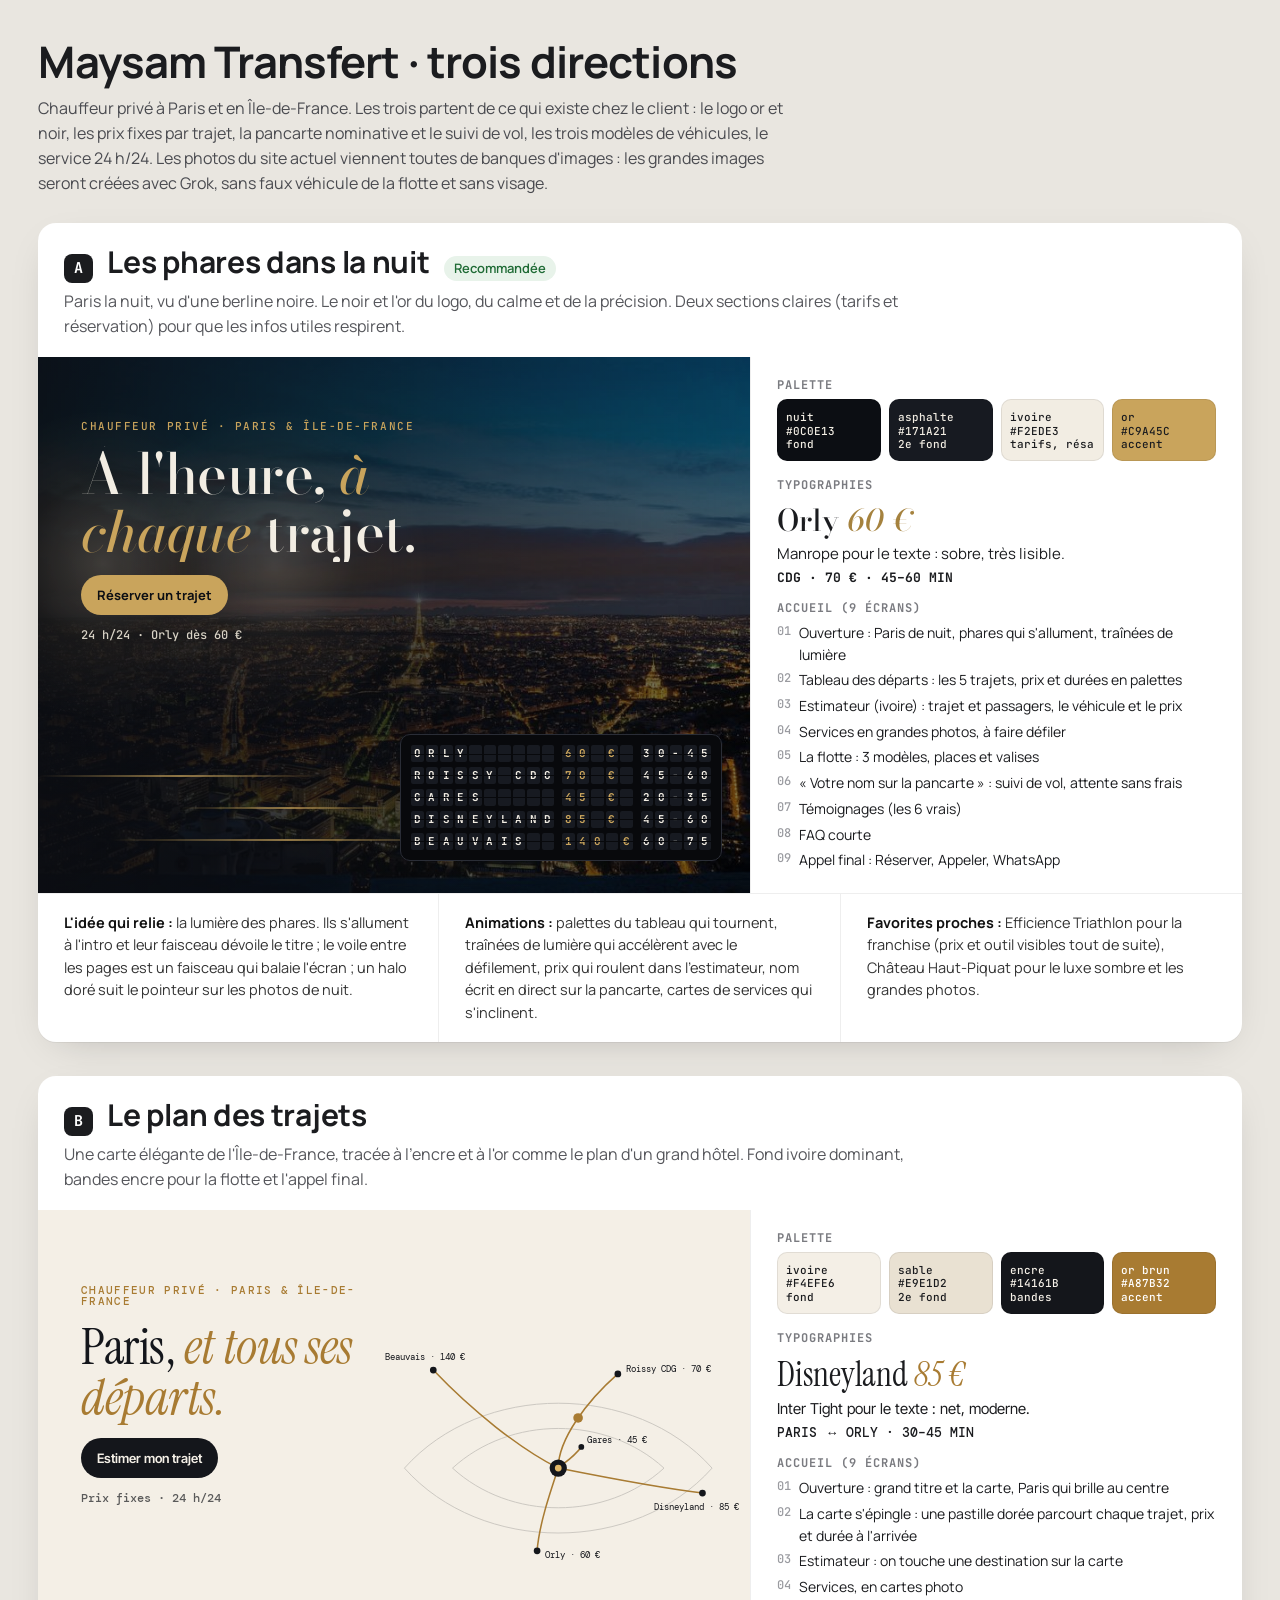
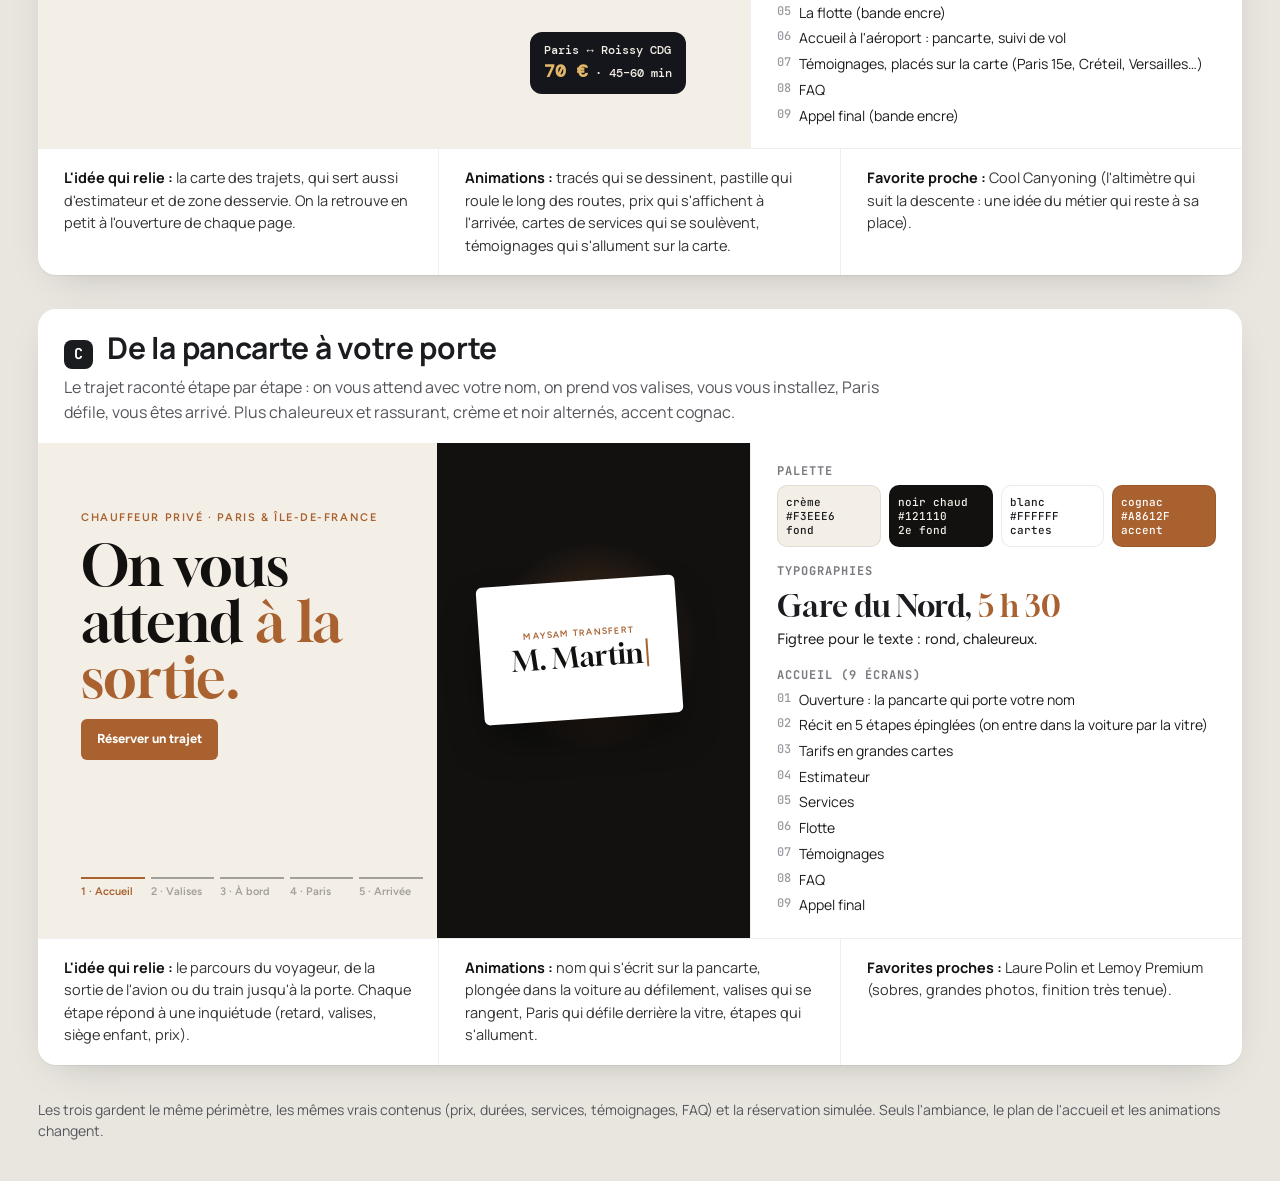
<file: _suivi/planche/directions-pub.html>
<!DOCTYPE html>
<html lang="fr">
<head>
<meta charset="utf-8">
<meta name="viewport" content="width=device-width, initial-scale=1">
<title>Maysam Transfert · trois directions</title>
<link rel="preconnect" href="https://fonts.googleapis.com">
<link rel="preconnect" href="https://fonts.gstatic.com" crossorigin>
<link href="https://fonts.googleapis.com/css2?family=Bodoni+Moda:ital,opsz,wght@0,6..96,500;0,6..96,700;1,6..96,500&family=Manrope:wght@400;600;700&family=JetBrains+Mono:wght@500;700&family=Instrument+Serif:ital@0;1&family=Inter+Tight:wght@400;600&family=DM+Mono:wght@500&family=Gloock&family=Figtree:wght@400;600;700&display=swap" rel="stylesheet">
<style>
  *{box-sizing:border-box;margin:0;padding:0}
  body{background:#E9E6E0;color:#1B1C1F;font:16px/1.55 Manrope,system-ui,sans-serif;padding:clamp(16px,3vw,40px)}
  .tete{max-width:1240px;margin:0 auto 28px}
  .tete h1{font:700 clamp(28px,3.4vw,44px)/1.1 Manrope,sans-serif;letter-spacing:-.02em}
  .tete p{max-width:760px;margin-top:10px;color:#4a4b50}
  .dir{max-width:1240px;margin:0 auto 34px;background:#fff;border-radius:18px;overflow:hidden;box-shadow:0 1px 0 rgba(0,0,0,.05),0 12px 40px -20px rgba(0,0,0,.25)}
  .dir-tete{display:flex;gap:14px;align-items:baseline;flex-wrap:wrap;padding:22px 26px 6px}
  .lettre{font:700 15px/1 JetBrains Mono,monospace;background:#1B1C1F;color:#fff;border-radius:8px;padding:7px 10px}
  .dir-tete h2{font:700 clamp(22px,2.4vw,30px)/1.15 Manrope,sans-serif;letter-spacing:-.01em}
  .reco{font:600 13px/1 Manrope,sans-serif;background:#E8F3EA;color:#1f6b35;border-radius:99px;padding:6px 10px}
  .sous{padding:0 26px 18px;color:#55565b;max-width:900px}
  .grille{display:grid;grid-template-columns:minmax(0,1.45fr) minmax(0,1fr);gap:0}
  @media (max-width:900px){.grille{grid-template-columns:minmax(0,1fr)}}
  .ecran{position:relative;min-height:460px;height:100%;overflow:hidden}
  @media (max-width:900px){.ecran{min-height:0;height:auto;aspect-ratio:4/3.2}}
  .infos{padding:22px 26px;display:flex;flex-direction:column;gap:18px;border-left:1px solid #eee}
  .infos h3{font:700 12px/1 JetBrains Mono,monospace;letter-spacing:.08em;text-transform:uppercase;color:#7a7b80;margin-bottom:8px}
  .pal{display:grid;grid-template-columns:repeat(4,minmax(0,1fr));gap:8px}
  .pal div{border-radius:10px;height:62px;padding:8px;display:flex;flex-direction:column;justify-content:flex-end;font:500 11px/1.25 JetBrains Mono,monospace;border:1px solid rgba(0,0,0,.08)}
  .plan{list-style:none;counter-reset:n;display:grid;gap:4px;font-size:14px}
  .plan li{counter-increment:n;display:flex;gap:8px}
  .plan li::before{content:counter(n,decimal-leading-zero);font:500 12px/1.6 JetBrains Mono,monospace;color:#9a9ba0}
  .txt{font-size:14.5px;color:#333}
  .txt b{color:#111}
  .bas{display:grid;grid-template-columns:repeat(3,minmax(0,1fr));gap:0;border-top:1px solid #eee}
  @media (max-width:900px){.bas{grid-template-columns:minmax(0,1fr)}}
  .bas>div{padding:18px 26px;border-right:1px solid #eee}
  .bas>div:last-child{border-right:0}
  /* ===== A ===== */
  .A{background:#0C0E13;color:#F2EDE3;font-family:Manrope,sans-serif}
  .A .photo{position:absolute;inset:0;background:url([data-uri]) center 60%/cover;filter:brightness(.55) saturate(.9);transform:scale(1.06);animation:aZoom 9s ease-out both}
  @keyframes aZoom{to{transform:scale(1)}}
  .A .voile{position:absolute;inset:0;background:linear-gradient(90deg,rgba(12,14,19,.92) 0%,rgba(12,14,19,.55) 48%,rgba(12,14,19,.1) 100%)}
  .A .phare{position:absolute;width:46%;aspect-ratio:1;border-radius:50%;top:8%;background:radial-gradient(circle,rgba(255,236,190,.55),rgba(201,164,92,.18) 35%,transparent 66%);mix-blend-mode:screen;opacity:0;animation:aPhare 2.6s .3s ease-out forwards}
  .A .phare.g{left:-14%}.A .phare.d{left:10%;animation-delay:.45s}
  @keyframes aPhare{0%{opacity:0;transform:scale(.4)}30%{opacity:1}100%{opacity:.35;transform:scale(1)}}
  .A .trainee{position:absolute;height:2px;border-radius:2px;background:linear-gradient(90deg,transparent,#C9A45C,transparent);opacity:.7;animation:aTrain 2.4s linear infinite}
  @keyframes aTrain{from{transform:translateX(-30%)}to{transform:translateX(160%)}}
  .A .contenu{position:absolute;left:6%;top:12%;right:40%;display:flex;flex-direction:column;gap:14px}
  .A .sur{font:500 11px/1 JetBrains Mono,monospace;letter-spacing:.14em;text-transform:uppercase;color:#C9A45C}
  .A h4{font:500 clamp(28px,4.4vw,58px)/1.02 'Bodoni Moda',serif;letter-spacing:-.01em;opacity:0;animation:aTitre 1.2s 1s ease-out forwards}
  .A h4 em{color:#C9A45C}
  @keyframes aTitre{from{opacity:0;clip-path:inset(0 100% 0 0)}to{opacity:1;clip-path:inset(0 0 0 0)}}
  .A .btn{align-self:flex-start;background:#C9A45C;color:#0C0E13;font-weight:700;font-size:13px;border-radius:99px;padding:10px 16px}
  .A .cle{font:500 12px/1 JetBrains Mono,monospace;color:#d8d2c5}
  .A .tableau{position:absolute;right:4%;bottom:6%;width:auto;background:#08090c;border:1px solid #2a2d36;border-radius:10px;padding:10px;display:grid;gap:5px;font:700 clamp(8px,.85vw,11.5px)/1 'JetBrains Mono',monospace}
  .A .ligne{display:grid;grid-template-columns:1fr auto auto;gap:8px;align-items:center}
  .A .case{display:inline-flex;gap:2px}
  .A .case span{display:inline-block;width:1.15em;padding:.28em 0;text-align:center;background:#171A21;color:#F2EDE3;border-radius:2px;position:relative}
  .A .case span::after{content:"";position:absolute;left:0;right:0;top:50%;height:1px;background:#08090c}
  .A .prix span{color:#C9A45C}
  /* ===== B ===== */
  .B{background:#F4EFE6;color:#14161B;font-family:'Inter Tight',sans-serif}
  .B svg{position:absolute;right:0;top:6%;width:54%;height:84%}
  .B .contenu{position:absolute;left:6%;top:14%;width:40%;display:flex;flex-direction:column;gap:14px}
  .B .sur{font:500 11px/1 'DM Mono',monospace;letter-spacing:.12em;text-transform:uppercase;color:#A87B32}
  .B h4{font:400 clamp(28px,4vw,56px)/1 'Instrument Serif',serif;letter-spacing:-.01em}
  .B h4 em{color:#A87B32}
  .B .btn{align-self:flex-start;background:#14161B;color:#F4EFE6;font-weight:600;font-size:13px;border-radius:99px;padding:10px 16px}
  .B .cle{font:500 12px/1 'DM Mono',monospace;color:#5a5a5a}
  .B .bulle{position:absolute;right:9%;bottom:10%;background:#14161B;color:#F4EFE6;border-radius:12px;padding:10px 14px;font:500 12px/1.4 'DM Mono',monospace}
  .B .bulle b{color:#E2B868;font-size:18px}
  /* ===== C ===== */
  .C{background:#F3EEE6;color:#121110;font-family:Figtree,sans-serif}
  .C .noir{position:absolute;right:0;top:0;bottom:0;width:44%;background:#121110}
  .C .halo{position:absolute;right:6%;top:18%;width:32%;aspect-ratio:1;border-radius:50%;background:radial-gradient(circle,rgba(168,97,47,.45),transparent 65%)}
  .C .pancarte{position:absolute;right:10%;top:28%;width:28%;aspect-ratio:1.45;background:#fff;border-radius:6px;box-shadow:0 20px 40px -10px rgba(0,0,0,.6);display:flex;flex-direction:column;align-items:center;justify-content:center;gap:6px;transform:rotate(-4deg);animation:cBalance 4s ease-in-out infinite}
  @keyframes cBalance{50%{transform:rotate(-1deg) translateY(-4px)}}
  .C .pancarte small{font:600 9px/1 Figtree,sans-serif;letter-spacing:.14em;color:#A8612F;text-transform:uppercase}
  .C .pancarte strong{font:400 clamp(16px,2.2vw,28px)/1 Gloock,serif;border-right:2px solid #A8612F;padding-right:3px;animation:cCurseur .8s steps(1) infinite}
  @keyframes cCurseur{50%{border-color:transparent}}
  .C .contenu{position:absolute;left:6%;top:14%;width:46%;display:flex;flex-direction:column;gap:14px}
  .C .sur{font:600 11px/1 Figtree,sans-serif;letter-spacing:.14em;text-transform:uppercase;color:#A8612F}
  .C h4{font:400 clamp(28px,4.3vw,58px)/1.02 Gloock,serif}
  .C h4 em{font-style:normal;color:#A8612F}
  .C .btn{align-self:flex-start;background:#A8612F;color:#fff;font-weight:700;font-size:13px;border-radius:6px;padding:10px 16px}
  .C .etapes{position:absolute;left:6%;bottom:8%;width:48%;display:grid;grid-template-columns:repeat(5,minmax(0,1fr));gap:6px;font:600 11px/1.2 Figtree,sans-serif}
  .C .etapes span{border-top:2px solid #121110;padding-top:6px;opacity:.35}
  .C .etapes span.on{opacity:1;border-color:#A8612F;color:#A8612F}
  .typo{display:grid;gap:6px}
  @media (max-width:600px){.A .tableau,.B .bulle,.C .etapes{display:none}.A .contenu,.B .contenu,.C .contenu{right:6%;width:auto}.B svg{opacity:.3;width:100%;right:-20%}.C .noir{width:30%}.C .pancarte{right:4%;top:auto;bottom:8%;width:46%}.C .halo{display:none}}
  .note{max-width:1240px;margin:0 auto;color:#55565b;font-size:14px}
</style>
</head>
<body>
<header class="tete">
  <h1>Maysam Transfert · trois directions</h1>
  <p>Chauffeur privé à Paris et en Île-de-France. Les trois partent de ce qui existe chez le client : le logo or et noir, les prix fixes par trajet, la pancarte nominative et le suivi de vol, les trois modèles de véhicules, le service 24 h/24. Les photos du site actuel viennent toutes de banques d'images : les grandes images seront créées avec Grok, sans faux véhicule de la flotte et sans visage.</p>
</header>

<section class="dir">
  <div class="dir-tete"><span class="lettre">A</span><h2>Les phares dans la nuit</h2><span class="reco">Recommandée</span></div>
  <p class="sous">Paris la nuit, vu d'une berline noire. Le noir et l'or du logo, du calme et de la précision. Deux sections claires (tarifs et réservation) pour que les infos utiles respirent.</p>
  <div class="grille">
    <div class="ecran A">
      <div class="photo"></div><div class="voile"></div>
      <div class="phare g"></div><div class="phare d"></div>
      <div class="trainee" style="top:78%;left:0;width:40%"></div>
      <div class="trainee" style="top:84%;left:20%;width:30%;animation-delay:-1s"></div>
      <div class="trainee" style="top:90%;left:10%;width:50%;animation-delay:-1.7s"></div>
      <div class="contenu">
        <span class="sur">Chauffeur privé · Paris &amp; Île-de-France</span>
        <h4>À l'heure, <em>à chaque</em> trajet.</h4>
        <span class="btn">Réserver un trajet</span>
        <span class="cle">24 h/24 · Orly dès 60 €</span>
      </div>
      <div class="tableau" id="tableau"></div>
    </div>
    <div class="infos">
      <div><h3>Palette</h3><div class="pal">
        <div style="background:#0C0E13;color:#F2EDE3">nuit<br>#0C0E13<br>fond</div>
        <div style="background:#171A21;color:#F2EDE3">asphalte<br>#171A21<br>2e fond</div>
        <div style="background:#F2EDE3">ivoire<br>#F2EDE3<br>tarifs, résa</div>
        <div style="background:#C9A45C">or<br>#C9A45C<br>accent</div>
      </div></div>
      <div class="typo"><h3>Typographies</h3>
        <div style="font:500 30px/1.05 'Bodoni Moda',serif">Orly <em style="color:#a5823e">60 €</em></div>
        <div style="font:400 15px/1.5 Manrope">Manrope pour le texte : sobre, très lisible.</div>
        <div style="font:700 13px/1 'JetBrains Mono'">CDG · 70 € · 45–60 MIN</div>
      </div>
      <div><h3>Accueil (9 écrans)</h3><ol class="plan">
        <li>Ouverture : Paris de nuit, phares qui s'allument, traînées de lumière</li>
        <li>Tableau des départs : les 5 trajets, prix et durées en palettes</li>
        <li>Estimateur (ivoire) : trajet et passagers, le véhicule et le prix</li>
        <li>Services en grandes photos, à faire défiler</li>
        <li>La flotte : 3 modèles, places et valises</li>
        <li>« Votre nom sur la pancarte » : suivi de vol, attente sans frais</li>
        <li>Témoignages (les 6 vrais)</li>
        <li>FAQ courte</li>
        <li>Appel final : Réserver, Appeler, WhatsApp</li>
      </ol></div>
    </div>
  </div>
  <div class="bas">
    <div class="txt"><b>L'idée qui relie :</b> la lumière des phares. Ils s'allument à l'intro et leur faisceau dévoile le titre ; le voile entre les pages est un faisceau qui balaie l'écran ; un halo doré suit le pointeur sur les photos de nuit.</div>
    <div class="txt"><b>Animations :</b> palettes du tableau qui tournent, traînées de lumière qui accélèrent avec le défilement, prix qui roulent dans l'estimateur, nom écrit en direct sur la pancarte, cartes de services qui s'inclinent.</div>
    <div class="txt"><b>Favorites proches :</b> Efficience Triathlon pour la franchise (prix et outil visibles tout de suite), Château Haut-Piquat pour le luxe sombre et les grandes photos.</div>
  </div>
</section>

<section class="dir">
  <div class="dir-tete"><span class="lettre">B</span><h2>Le plan des trajets</h2></div>
  <p class="sous">Une carte élégante de l'Île-de-France, tracée à l'encre et à l'or comme le plan d'un grand hôtel. Fond ivoire dominant, bandes encre pour la flotte et l'appel final.</p>
  <div class="grille">
    <div class="ecran B">
      <svg viewBox="0 0 400 300" aria-hidden="true">
        <g fill="none" stroke="#14161B" stroke-width="1" opacity=".18"><path d="M40 150 C 120 60, 280 60, 360 150 C 280 240, 120 240, 40 150Z"/><path d="M90 150 C 150 95, 250 95, 310 150 C 250 205, 150 205, 90 150Z"/></g>
        <g fill="none" stroke="#A87B32" stroke-width="1.6" stroke-linecap="round">
          <path id="r1" d="M200 150 C 200 120, 230 80, 262 52"/>
          <path d="M200 150 C 190 180, 180 210, 178 236"/>
          <path d="M200 150 C 160 130, 110 90, 70 48"/>
          <path d="M200 150 C 250 160, 300 170, 350 176"/>
          <path d="M200 150 C 205 145, 215 140, 224 128"/>
        </g>
        <circle cx="200" cy="150" r="9" fill="#14161B"/><circle cx="200" cy="150" r="3.5" fill="#E2B868"/>
        <g font-family="DM Mono" font-size="9" fill="#14161B">
          <circle cx="262" cy="52" r="3.5" fill="#14161B"/><text x="270" y="50">Roissy CDG · 70 €</text>
          <circle cx="178" cy="236" r="3.5" fill="#14161B"/><text x="186" y="244">Orly · 60 €</text>
          <circle cx="70" cy="48" r="3.5" fill="#14161B"/><text x="20" y="38">Beauvais · 140 €</text>
          <circle cx="350" cy="176" r="3.5" fill="#14161B"/><text x="300" y="194">Disneyland · 85 €</text>
          <circle cx="224" cy="128" r="3" fill="#14161B"/><text x="230" y="124">Gares · 45 €</text>
        </g>
        <circle r="5" fill="#A87B32"><animateMotion dur="3.2s" repeatCount="indefinite"><mpath href="#r1"/></animateMotion></circle>
      </svg>
      <div class="contenu">
        <span class="sur">Chauffeur privé · Paris &amp; Île-de-France</span>
        <h4>Paris, <em>et tous ses départs.</em></h4>
        <span class="btn">Estimer mon trajet</span>
        <span class="cle">Prix fixes · 24 h/24</span>
      </div>
      <div class="bulle">Paris ↔ Roissy CDG<br><b>70 €</b> · 45–60 min</div>
    </div>
    <div class="infos">
      <div><h3>Palette</h3><div class="pal">
        <div style="background:#F4EFE6">ivoire<br>#F4EFE6<br>fond</div>
        <div style="background:#E9E1D2">sable<br>#E9E1D2<br>2e fond</div>
        <div style="background:#14161B;color:#F4EFE6">encre<br>#14161B<br>bandes</div>
        <div style="background:#A87B32;color:#fff">or brun<br>#A87B32<br>accent</div>
      </div></div>
      <div class="typo"><h3>Typographies</h3>
        <div style="font:400 34px/1 'Instrument Serif',serif">Disneyland <em style="color:#A87B32">85 €</em></div>
        <div style="font:400 15px/1.5 'Inter Tight'">Inter Tight pour le texte : net, moderne.</div>
        <div style="font:500 13px/1 'DM Mono'">PARIS ↔ ORLY · 30–45 MIN</div>
      </div>
      <div><h3>Accueil (9 écrans)</h3><ol class="plan">
        <li>Ouverture : grand titre et la carte, Paris qui brille au centre</li>
        <li>La carte s'épingle : une pastille dorée parcourt chaque trajet, prix et durée à l'arrivée</li>
        <li>Estimateur : on touche une destination sur la carte</li>
        <li>Services, en cartes photo</li>
        <li>La flotte (bande encre)</li>
        <li>Accueil à l'aéroport : pancarte, suivi de vol</li>
        <li>Témoignages, placés sur la carte (Paris 15e, Créteil, Versailles…)</li>
        <li>FAQ</li>
        <li>Appel final (bande encre)</li>
      </ol></div>
    </div>
  </div>
  <div class="bas">
    <div class="txt"><b>L'idée qui relie :</b> la carte des trajets, qui sert aussi d'estimateur et de zone desservie. On la retrouve en petit à l'ouverture de chaque page.</div>
    <div class="txt"><b>Animations :</b> tracés qui se dessinent, pastille qui roule le long des routes, prix qui s'affichent à l'arrivée, cartes de services qui se soulèvent, témoignages qui s'allument sur la carte.</div>
    <div class="txt"><b>Favorite proche :</b> Cool Canyoning (l'altimètre qui suit la descente : une idée du métier qui reste à sa place).</div>
  </div>
</section>

<section class="dir">
  <div class="dir-tete"><span class="lettre">C</span><h2>De la pancarte à votre porte</h2></div>
  <p class="sous">Le trajet raconté étape par étape : on vous attend avec votre nom, on prend vos valises, vous vous installez, Paris défile, vous êtes arrivé. Plus chaleureux et rassurant, crème et noir alternés, accent cognac.</p>
  <div class="grille">
    <div class="ecran C">
      <div class="noir"></div><div class="halo"></div>
      <div class="pancarte"><small>Maysam Transfert</small><strong id="nom">M. Martin</strong></div>
      <div class="contenu">
        <span class="sur">Chauffeur privé · Paris &amp; Île-de-France</span>
        <h4>On vous attend <em>à la sortie.</em></h4>
        <span class="btn">Réserver un trajet</span>
      </div>
      <div class="etapes"><span class="on">1 · Accueil</span><span>2 · Valises</span><span>3 · À bord</span><span>4 · Paris</span><span>5 · Arrivée</span></div>
    </div>
    <div class="infos">
      <div><h3>Palette</h3><div class="pal">
        <div style="background:#F3EEE6">crème<br>#F3EEE6<br>fond</div>
        <div style="background:#121110;color:#F3EEE6">noir chaud<br>#121110<br>2e fond</div>
        <div style="background:#FFFFFF">blanc<br>#FFFFFF<br>cartes</div>
        <div style="background:#A8612F;color:#fff">cognac<br>#A8612F<br>accent</div>
      </div></div>
      <div class="typo"><h3>Typographies</h3>
        <div style="font:400 30px/1.05 Gloock,serif">Gare du Nord, <span style="color:#A8612F">5 h 30</span></div>
        <div style="font:400 15px/1.5 Figtree">Figtree pour le texte : rond, chaleureux.</div>
      </div>
      <div><h3>Accueil (9 écrans)</h3><ol class="plan">
        <li>Ouverture : la pancarte qui porte votre nom</li>
        <li>Récit en 5 étapes épinglées (on entre dans la voiture par la vitre)</li>
        <li>Tarifs en grandes cartes</li>
        <li>Estimateur</li>
        <li>Services</li>
        <li>Flotte</li>
        <li>Témoignages</li>
        <li>FAQ</li>
        <li>Appel final</li>
      </ol></div>
    </div>
  </div>
  <div class="bas">
    <div class="txt"><b>L'idée qui relie :</b> le parcours du voyageur, de la sortie de l'avion ou du train jusqu'à la porte. Chaque étape répond à une inquiétude (retard, valises, siège enfant, prix).</div>
    <div class="txt"><b>Animations :</b> nom qui s'écrit sur la pancarte, plongée dans la voiture au défilement, valises qui se rangent, Paris qui défile derrière la vitre, étapes qui s'allument.</div>
    <div class="txt"><b>Favorites proches :</b> Laure Polin et Lemoy Premium (sobres, grandes photos, finition très tenue).</div>
  </div>
</section>
<p class="note">Les trois gardent le même périmètre, les mêmes vrais contenus (prix, durées, services, témoignages, FAQ) et la réservation simulée. Seuls l'ambiance, le plan de l'accueil et les animations changent.</p>

<script>
(function(){
  var lignes=[["ORLY","60 €","30-45"],["ROISSY CDG","70 €","45-60"],["GARES","45 €","20-35"],["DISNEYLAND","85 €","45-60"],["BEAUVAIS","140 €","60-75"]];
  var t=document.getElementById('tableau'); if(!t) return;
  var L="ABCDEFGHIJKLMNOPQRSTUVWXYZ0123456789 -€";
  function cases(txt,n,cls){var h='<span class="case '+(cls||'')+'">';for(var i=0;i<n;i++){h+='<span data-c="'+(txt[i]||' ')+'"> </span>'}return h+'</span>'}
  t.innerHTML=lignes.map(function(l){return '<div class="ligne">'+cases(l[0],10)+cases(l[1],5,'prix')+cases(l[2],5)+'</div>'}).join('');
  var spans=[].slice.call(t.querySelectorAll('[data-c]'));
  spans.forEach(function(s,i){var cible=s.dataset.c,k=0,max=6+((i*7)%14);var iv=setInterval(function(){k++;s.textContent=k>=max?cible:L[(Math.random()*L.length)|0];if(k>=max)clearInterval(iv)},55+((i*13)%40))});
  var noms=["M. Martin","Mme Duval","Famille Rossi","Mr. Smith"],j=0,el=document.getElementById('nom');
  setInterval(function(){j=(j+1)%noms.length;var n=noms[j],k=0;el.textContent='';var iv=setInterval(function(){k++;el.textContent=n.slice(0,k);if(k>=n.length)clearInterval(iv)},90)},3200);
})();
</script>
</body>
</html>
</file>
<file: assets/css/socle.css>
/* Socle : règles communes à toutes les maquettes. Le style du projet va dans site.css.
   Les couleurs et polices du projet se règlent par les variables ci-dessous (redéfinies dans site.css). */
:root {
  --police-titres: Georgia, 'Times New Roman', serif;
  --police-texte: system-ui, -apple-system, 'Segoe UI', Roboto, sans-serif;
  --accent: #b3361f;
  --texte-doux: color-mix(in srgb, var(--texte) 78%, var(--fond));
  --ligne: color-mix(in srgb, var(--texte) 18%, var(--fond));
  --gouttiere: clamp(16px, 4vw, 48px);
  --largeur: 1240px;
  --rayon: 6px;
  --duree: .7s;
  --courbe: cubic-bezier(.22, 1, .36, 1);
}

*, *::before, *::after { box-sizing: border-box; }
html { -webkit-text-size-adjust: 100%; text-size-adjust: 100%; }
body {
  font-family: var(--police-texte); font-size: clamp(1rem, .96rem + .2vw, 1.125rem); line-height: 1.6;
  padding-bottom: var(--barres-h); overflow-x: clip;
}
img, picture, video, canvas, svg { display: block; max-width: 100%; }
img, video { height: auto; }
h1, h2, h3, h4 { font-family: var(--police-titres); line-height: 1.08; margin: 0 0 .5em; text-wrap: balance; font-weight: 600; }
p, li, dd, figcaption { text-wrap: pretty; }
p { margin: 0 0 1em; }
a { color: inherit; }
a[href^="mailto:"] { overflow-wrap: anywhere; }
button, input, select, textarea { font: inherit; color: inherit; }
button { cursor: pointer; }
:where(a, button, input, select, textarea, summary, [tabindex]) { -webkit-tap-highlight-color: transparent; }
:focus { outline: none; }
:focus-visible { outline: 3px solid var(--accent); outline-offset: 3px; border-radius: 2px; }
[id] { scroll-margin-top: calc(var(--entete-h) + 12px); scroll-margin-bottom: calc(var(--barres-h) + 12px); }
/* Lien profond vers une scène qui cache l'en-tête : elle arrive tout en haut de l'écran (comme aller() du socle). */
html.js:not(.secours) :is([data-entete-cache], [data-entete-cache] [id], [data-fx="plein-ecran"], [data-fx="plein-ecran"] [id]) { scroll-margin-top: 0; }
[hidden] { display: none !important; }

.visuellement-cache {
  position: absolute !important; width: 1px; height: 1px; padding: 0; margin: -1px;
  overflow: hidden; clip: rect(0 0 0 0); white-space: nowrap; border: 0;
}
.evitement {
  position: fixed; left: 12px; top: 12px; z-index: 1000; padding: 12px 16px; background: var(--texte); color: var(--fond);
  transform: translateY(-160%); text-decoration: none;
}
.evitement:focus-visible { transform: none; }
.conteneur { width: min(100% - 2 * var(--gouttiere), var(--largeur)); margin-inline: auto; }
.chiffres { font-variant-numeric: tabular-nums; }

/* Boutons : zones tactiles d'au moins 44 px. */
.bouton {
  display: inline-flex; align-items: center; justify-content: center; gap: .5em;
  min-height: 48px; min-width: 44px; padding: .7em 1.4em; border-radius: 999px;
  background: var(--accent); color: var(--fond); text-decoration: none; font-weight: 600; border: 0;
  line-height: 1.2; text-align: center;
}
.bouton--contour { background: transparent; color: inherit; box-shadow: inset 0 0 0 2px currentColor; }
.bouton[disabled] { opacity: .55; cursor: not-allowed; }

/* Apparitions : cachées par le style critique jusqu'à .vu, jamais recachées. */
html.js:not(.secours):not([data-arrivee="retour"]) [data-anime]:not([data-anime="gsap"]) {
  transform: translate3d(0, 1.2rem, 0);
  transition: opacity var(--duree) var(--courbe) var(--delai, 0s), transform var(--duree) var(--courbe) var(--delai, 0s);
}
html.js:not(.secours):not([data-arrivee="retour"]) [data-anime]:not([data-anime="gsap"]).vu { transform: none; }

/* Bibliothèque d'effets (effets.js). Apparitions : le bloc lui-même ne glisse pas, ce sont ses parties qui arrivent.
   Mêmes conditions que les apparitions : en secours, au retour et sans JavaScript, état final direct.
   Les transitions ne valent que pendant l'arrivée (.fx-fini ensuite) : celles du projet reprennent la main. */
html.js:not(.secours):not([data-arrivee="retour"]) :is([data-anime="lignes"], [data-anime="mots"], [data-anime="lettres"], [data-anime="cascade"]):not([data-anime="gsap"]) {
  transform: none; transition: opacity .25s linear var(--delai, 0s);
}
/* Masques des lignes : découpe par clip-path, débordante en haut et sur les côtés (accents), un peu en bas (jambages),
   au lieu d'un overflow et de marges : la mise en page ne change pas d'un pixel pendant la découpe. La ligne part
   d'assez bas (135 %) pour rester invisible malgré le débord du bas. */
.fx-ligne-mask { overflow: visible !important; clip-path: inset(-.4em -.6em -.2em -.6em); }
html.js:not(.secours):not([data-arrivee="retour"]) [data-anime="lignes"] .fx-ligne {
  transform: translate3d(0, 135%, 0); transition: transform 1s var(--courbe) calc(var(--delai, 0s) + var(--i, 0) * 90ms);
}
html.js:not(.secours):not([data-arrivee="retour"]) [data-anime="lignes"].vu .fx-ligne { transform: none; }
html.js:not(.secours):not([data-arrivee="retour"]) [data-anime="mots"] .fx-mot {
  opacity: 0; transform: translate3d(0, .5em, 0);
  transition: opacity .6s var(--courbe) calc(var(--delai, 0s) + var(--i, 0) * 35ms), transform .7s var(--courbe) calc(var(--delai, 0s) + var(--i, 0) * 35ms);
}
html.js:not(.secours):not([data-arrivee="retour"]) [data-anime="mots"].vu .fx-mot { opacity: 1; transform: none; }
/* Lettres : chaque mot reste d'un bloc (jamais coupé en fin de ligne), les lettres basculent en place. */
[data-anime="lettres"] :is(.fx-mot-l, .fx-lettre) { display: inline-block; }
html.js:not(.secours):not([data-arrivee="retour"]) [data-anime="lettres"] .fx-lettre {
  opacity: 0; transform: translate3d(0, .55em, 0) rotate(12deg); transform-origin: 0 100%;
  transition: opacity .5s var(--courbe) calc(var(--delai, 0s) + var(--i, 0) * 18ms), transform .8s var(--courbe) calc(var(--delai, 0s) + var(--i, 0) * 18ms);
}
html.js:not(.secours):not([data-arrivee="retour"]) [data-anime="lettres"].vu .fx-lettre { opacity: 1; transform: none; }
html.js:not(.secours):not([data-arrivee="retour"]) [data-anime="cascade"] > * { opacity: 0; transform: translate3d(0, 1.8rem, 0); }
html.js:not(.secours):not([data-arrivee="retour"]) [data-anime="cascade"]:not(.fx-fini) > * {
  transition: opacity .7s var(--courbe) calc(var(--delai, 0s) + var(--i, 0) * 80ms), transform .9s var(--courbe) calc(var(--delai, 0s) + var(--i, 0) * 80ms);
}
html.js:not(.secours):not([data-arrivee="retour"]) [data-anime="cascade"].vu > * { opacity: 1; transform: none; }
/* Rideau : règle aussi précise que celle des apparitions (sinon sa transition de découpe serait écrasée). */
html.js:not(.secours):not([data-arrivee="retour"]) [data-anime="rideau"]:not([data-anime="gsap"]) {
  transform: none; clip-path: inset(0 0 100% 0);
}
html.js:not(.secours):not([data-arrivee="retour"]) [data-anime="rideau"]:not([data-anime="gsap"]):not(.fx-fini) {
  transition: opacity .25s linear var(--delai, 0s), clip-path 1.2s cubic-bezier(.77, 0, .18, 1) var(--delai, 0s);
}
html.js:not(.secours):not([data-arrivee="retour"]) [data-anime="rideau"]:not([data-anime="gsap"]).vu { clip-path: inset(0 0 0 0); }
html.js:not(.secours):not([data-arrivee="retour"]) [data-anime="rideau"]:not([data-fx]) > :is(picture, video) { transform: scale(1.14); }
html.js:not(.secours):not([data-arrivee="retour"]) [data-anime="rideau"]:not([data-fx]):not(.fx-fini) > :is(picture, video) { transition: transform 1.6s var(--courbe) var(--delai, 0s); }
html.js:not(.secours):not([data-arrivee="retour"]) [data-anime="rideau"].vu:not([data-fx]) > :is(picture, video) { transform: none; }
/* Effets liés au défilement : l'image déplacée par GSAP n'a aucune transition CSS (une seule source par propriété). */
[data-fx="parallaxe"] > :is(picture, video, img), [data-fx="zoom"] > :is(picture, video, img) { transition: none; }
/* WebGL « onde » : le canvas, calé sur l'image, n'est visible que pendant le mouvement ; au repos, l'image d'origine, nette. */
[data-fx="onde"] { position: relative; }
.fx-onde { position: absolute; left: 0; top: 0; width: 100%; height: 100%; pointer-events: none; opacity: 0; transition: opacity .3s linear; }
.fx-onde--actif { opacity: 1; transition-duration: .12s; }
/* Image qui s'ouvre en plein écran : section haute, cadre collant en haut de l'écran (sticky, pas d'épinglage GSAP).
   En secours et sans JavaScript : image entière dans une section normale (règles [data-collant]). */
html.js:not(.secours) [data-fx="plein-ecran"] { position: relative; height: var(--fx-longueur, 260svh); }
html.js:not(.secours) [data-fx="plein-ecran"] > [data-collant] { position: sticky; top: 0; height: 100vh; height: 100svh; overflow: hidden; }
[data-fx="plein-ecran"] > [data-collant] > .media, [data-fx="plein-ecran"] [data-fx-cible] { width: 100%; height: 100%; border-radius: 0; }
:is(html.secours, html:not(.js)) [data-fx="plein-ecran"] [data-fx-cible] { height: 100svh; }
/* Mots géants : la rangée garde sa largeur (mots répétés au besoin) et ne sort jamais de son bandeau.
   En secours et sans JavaScript, les mots passent à la ligne : rien n'est coupé. */
[data-fx="mots-geants"] { overflow: hidden; overflow: clip; }
[data-fx="mots-geants"] [data-fx-rangee] { width: max-content; white-space: nowrap; margin: 0; }
:is(html.secours, html:not(.js)) [data-fx="mots-geants"] { overflow: visible; }
:is(html.secours, html:not(.js)) [data-fx="mots-geants"] [data-fx-rangee] { width: auto; white-space: normal; line-height: 1.2; }
/* Inclinaison selon la vitesse : GSAP seul tient la transformation (pas de transition CSS sur transform). */
[data-fx="vitesse"], [data-fx="mots-geants"] [data-fx-rangee] { transition-property: opacity, color, background-color, border-color, box-shadow !important; }

/* Effets au survol : au premier survol, GSAP prend la main sur la transformation (classe fx-survol) :
   plus aucune transition CSS sur transform pour cet élément. */
.fx-survol { transition-property: opacity, color, background-color, border-color, box-shadow !important; }

[data-boucle-css].hors-ecran, [data-boucle-css].hors-ecran *, [data-boucle-css].en-pause, [data-boucle-css].en-pause * { animation-play-state: paused !important; }

/* En-tête : opaque, jamais coupé, se cache en descendant. */
[data-entete] {
  position: fixed; inset: 0 0 auto; z-index: 800; background: var(--fond);
  border-bottom: 1px solid var(--ligne); transition: transform .35s var(--courbe);
}
html.entete-cache [data-entete], html.scene-sans-entete:not(.menu-ouvert) [data-entete] { transform: translateY(-100%); }
.entete-rangee {
  display: flex; align-items: center; gap: clamp(8px, 2vw, 28px);
  min-height: 64px; padding: 8px var(--gouttiere); max-width: calc(var(--largeur) + 2 * var(--gouttiere)); margin-inline: auto;
}
.entete-logo { display: inline-flex; align-items: center; gap: .6em; min-height: 44px; text-decoration: none; font-weight: 700; flex: none; }
.entete-logo img { width: 36px; height: 36px; }
[data-nav] { flex: 1 1 auto; min-width: 0; display: flex; justify-content: flex-end; }
[data-nav] ul { display: flex; gap: clamp(12px, 2vw, 28px); list-style: none; margin: 0; padding: 0; min-width: 0; overflow: hidden; white-space: nowrap; }
/* Un lien de navigation ne passe jamais à la ligne : sinon il « tient » sur deux lignes et le relais
   (deuxième rangée, bouton Menu) ne se déclenche pas. */
[data-nav] a { display: inline-flex; align-items: center; min-height: 44px; text-decoration: none; white-space: nowrap; }
[data-nav] a[aria-current] { text-decoration: underline; text-underline-offset: .35em; text-decoration-thickness: 2px; }
.entete-actions { display: flex; align-items: center; gap: 8px; flex: none; }
.entete-actions .bouton { min-height: 44px; padding-inline: 1.1em; }
.entete-langue { display: inline-flex; align-items: center; justify-content: center; min-width: 44px; min-height: 44px; text-decoration: none; font-weight: 600; text-transform: uppercase; }
[data-menu-bouton] { display: none; min-height: 44px; min-width: 44px; padding: 0 14px; border: 0; border-radius: 999px; background: var(--texte); color: var(--fond); font-weight: 600; }
html.nav-compacte [data-nav] { display: none; }
html.nav-compacte [data-menu-bouton] { display: inline-flex; align-items: center; }
html.nav-compacte .entete-actions { margin-left: auto; }
/* Dès 900 px, les liens qui ne tiennent pas à côté du logo passent sur une deuxième rangée (entete.js) :
   jamais le bouton Menu seul sur ordinateur. L'en-tête est plus haut : --entete-h suit (mesures.js). */
html.nav-deux-rangees .entete-rangee { flex-wrap: wrap; row-gap: 0; }
html.nav-deux-rangees [data-nav] { order: 3; flex: 1 0 100%; justify-content: flex-start; border-top: 1px solid var(--ligne); }
html.nav-deux-rangees .entete-actions { margin-left: auto; }
html.nav-deux-lignes [data-nav] ul { flex-wrap: wrap; row-gap: 0; column-gap: clamp(12px, 1.6vw, 24px); }
@media (max-width: 520px) { .entete-actions .bouton { display: none; } }

/* Sans JavaScript : l'en-tête reste dans le flux (sa hauteur n'est pas mesurée, rien ne passe dessous).
   Dès 900 px, les liens passent à la ligne sous le logo ; en dessous, un lien Menu ouvre le menu plein écran
   par son ancre (#menu:target) et un lien Fermer le referme. */
.menu-sansjs, .menu-sansjs-fermer { display: none; }
html:not(.js) { --entete-h: 0px; }
html:not(.js) [data-entete] { position: relative; }
@media (min-width: 900px) {
  html:not(.js) .entete-rangee { flex-wrap: wrap; row-gap: 0; }
  html:not(.js) [data-nav] { order: 3; flex: 1 0 100%; justify-content: flex-start; }
  html:not(.js) [data-nav] ul { flex-wrap: wrap; column-gap: clamp(12px, 2vw, 28px); row-gap: 0; }
  html:not(.js) .entete-actions { margin-left: auto; }
}
@media (max-width: 899px) {
  html:not(.js) [data-nav] { display: none; }
  html:not(.js) .entete-actions { margin-left: auto; }
  html:not(.js) .menu-sansjs {
    display: inline-flex; align-items: center; min-height: 44px; min-width: 44px; padding: 0 14px; border-radius: 999px;
    background: var(--texte); color: var(--fond); font-weight: 600; text-decoration: none;
  }
}
html:not(.js) #menu:target { z-index: 810; visibility: visible; opacity: 1; transition: none; padding-top: 24px; }
html:not(.js) #menu:target li { opacity: 1; transform: none; transition: none; }
html:not(.js) #menu:target .menu-sansjs-fermer { display: block; margin: 0 0 16px; }
html:not(.js) .menu-sansjs-fermer a { display: inline-flex; align-items: center; min-height: 44px; font-weight: 600; }
/* Cible du lien Fermer : fixe, elle ne fait pas défiler la page quand le menu se referme. */
#menu-ferme { position: fixed; top: 0; left: 0; width: 1px; height: 1px; pointer-events: none; }
/* Sans JavaScript, la barre fixe du téléphone n'est pas mesurée : sa hauteur est réservée d'office. */
@media (max-width: 760px) { html:not(.js) { --barres-h: calc(65px + env(safe-area-inset-bottom)); } }

/* Menu : plein écran, liens qui arrivent l'un après l'autre. */
[data-menu] {
  position: fixed; inset: 0; z-index: 790; background: var(--menu-fond, var(--fond)); overflow-y: auto; overscroll-behavior: contain;
  padding: calc(var(--entete-h) + 24px) var(--gouttiere) calc(32px + var(--barres-h));
  visibility: hidden; opacity: 0; transition: opacity .3s var(--courbe), visibility 0s .3s;
}
html.menu-ouvert [data-menu] { visibility: visible; opacity: 1; transition: opacity .3s var(--courbe); }
html.menu-ouvert [data-entete] { transform: none; }
[data-menu] ul { list-style: none; margin: 0 0 32px; padding: 0; }
[data-menu] li { opacity: 0; transform: translateY(12px); transition: opacity .4s var(--courbe), transform .4s var(--courbe); transition-delay: calc(var(--i, 0) * 50ms + 80ms); }
html.menu-ouvert [data-menu] li { opacity: 1; transform: none; }
[data-menu] .menu-lien { display: flex; align-items: center; min-height: 52px; font-family: var(--police-titres); font-size: clamp(1.6rem, 7vw, 2.6rem); text-decoration: none; }
[data-menu] .menu-lien[aria-current] { color: var(--accent); }

/* Voile de transition (état de départ dans le style critique). */
[data-voile] { display: grid; place-items: center; color: var(--fond); }
.voile-contenu { display: grid; justify-items: center; gap: 12px; text-align: center; padding: var(--gouttiere); }
.voile-contenu img { width: 56px; height: 56px; }
[data-voile-libelle] { font-family: var(--police-titres); font-size: clamp(1.6rem, 5vw, 3rem); }
/* Forme « vague » : bords ondulés du voile (en haut à la montée, en bas au retrait), posés par le gabarit. */
[data-voile] .voile-vague { position: absolute; left: 0; width: 100%; height: clamp(60px, 12vh, 120px); fill: var(--voile-fond); pointer-events: none; }
[data-voile] .voile-vague--haut { bottom: calc(100% - 1px); transform-origin: 50% 100%; }
[data-voile] .voile-vague--bas { top: calc(100% - 1px); transform-origin: 50% 0; }
/* Trou qui s'ouvre dans le voile (forme « iris ») ou dans le panneau de l'intro (versObjet) :
   variables --cx, --cy (centre) et --trou (rayon), posées image par image par le socle. */
[data-voile].avec-trou, .ouverture-panneau.avec-trou {
  -webkit-mask: radial-gradient(circle at var(--cx, 50%) var(--cy, 50%), transparent var(--trou, -2px), #000 calc(var(--trou, -2px) + 1px));
          mask: radial-gradient(circle at var(--cx, 50%) var(--cy, 50%), transparent var(--trou, -2px), #000 calc(var(--trou, -2px) + 1px));
}

/* Barre fixe du téléphone : action principale et contact rapide. */
[data-barre-fixe] {
  position: fixed; inset: auto 0 0; z-index: 780; display: none; gap: 8px;
  padding: 8px var(--gouttiere) calc(8px + env(safe-area-inset-bottom)); background: var(--fond); border-top: 1px solid var(--ligne);
  transition: transform .3s var(--courbe);
}
[data-barre-fixe] .bouton { flex: 1; min-height: 48px; }
[data-barre-fixe].barre-masquee { transform: translateY(110%); }
@media (max-width: 760px) { [data-barre-fixe] { display: flex; } }

/* Écrans plein cadre et sections épinglées : tout tient dans la partie visible. */
.ecran {
  min-height: 100vh; min-height: 100svh; display: flex; flex-direction: column;
  padding-top: calc(var(--entete-h) + 16px); padding-bottom: calc(var(--barres-h) + 16px);
}
.ecran.epingle { height: 100vh; height: 100svh; min-height: 0; }
.ecran .piste { flex: 1 1 auto; min-height: 0; max-height: 820px; }

/* Scènes épinglées ou collantes du projet ([data-scene], .ecran.epingle) : en secours et sans
   JavaScript, plus rien n'est épinglé, la scène prend la hauteur de son contenu (au moins un écran) au lieu
   d'être coupée. Son cadre collant [data-collant] redevient un bloc normal. */
:is(html.secours, html:not(.js)) :is([data-scene], .ecran.epingle) { height: auto !important; min-height: 100svh; }
:is(html.secours, html:not(.js)) [data-collant] { position: relative !important; top: auto !important; height: auto !important; min-height: 100svh; }

/* Faces arrière d'un objet en 3D (verso d'une carte, dos d'un volet) : jamais visibles de dos ;
   en secours et sans JavaScript, l'objet est posé ouvert et son dos est retiré (sinon il recouvre le texte). */
[data-face="dos"] { backface-visibility: hidden; -webkit-backface-visibility: hidden; }
:is(html.secours, html:not(.js)) [data-face="dos"] { display: none !important; }

/* Écrans bas. 1366×768 et moins de 820 px de haut sur ordinateur : .masque-ecran-bas se retire (phrase
   d'introduction, surtitre, légende), pour que le premier écran et les scènes épinglées tiennent.
   Téléphone à l'horizontale et moins de 500 px de haut : .masque-ecran-tres-bas se retire aussi, et les
   écrans plein cadre se resserrent. Les tailles des titres d'ouverture se règlent dans site.css, dans les
   mêmes requêtes (@media (max-height: 820px) and (min-width: 761px), puis (max-height: 500px)). */
@media (max-height: 820px) and (min-width: 761px) { .masque-ecran-bas { display: none !important; } }
@media (max-height: 500px) {
  .masque-ecran-bas, .masque-ecran-tres-bas { display: none !important; }
  .ecran { padding-top: calc(var(--entete-h) + 8px); padding-bottom: calc(var(--barres-h) + 8px); }
}

/* Médias : cadrage réglé par --cadrage (object-position), mention des illustrations générées. */
.media { position: relative; margin: 0; overflow: hidden; border-radius: var(--rayon); background: color-mix(in srgb, var(--texte) 8%, var(--fond)); } /* jamais de case vide pendant le chargement */
.media picture { display: block; width: 100%; height: 100%; }
.media img, .media video { width: 100%; height: 100%; object-fit: cover; object-position: var(--cadrage, 50% 50%); }
@media (max-width: 760px) { .media img, .media video { object-position: var(--cadrage-mobile, var(--cadrage, 50% 50%)); } }
.mention-ia {
  position: absolute; right: 8px; bottom: 8px; z-index: 2; padding: 3px 8px; border-radius: 999px;
  background: rgba(0, 0, 0, .66); color: #fff; font: 600 12px/1.4 var(--police-texte); letter-spacing: .01em; pointer-events: none;
}

/* Formulaires. */
.champ { display: grid; gap: 6px; margin-bottom: 18px; }
.champ label { font-weight: 600; }
.champ input, .champ select, .champ textarea {
  min-height: 48px; padding: 10px 12px; border: 1px solid color-mix(in srgb, var(--texte) 45%, var(--fond)); border-radius: var(--rayon); background: var(--fond);
}
.champ [aria-invalid="true"] { border-color: #b00020; }
.champ-erreur { margin: 0; color: #b00020; font-size: .95rem; }
.mention-donnees { font-size: .9rem; color: var(--texte-doux); }
[data-message-envoi] { padding: 12px 16px; border-radius: var(--rayon); background: color-mix(in srgb, var(--accent) 12%, var(--fond)); }

/* Barre de lecture des pages longues. */
[data-barre-lecture] { position: fixed; left: 0; right: 0; top: var(--entete-h); height: 3px; z-index: 805; background: var(--accent); transform: scaleX(0); transform-origin: 0 50%; }
html.entete-cache [data-barre-lecture] { top: 0; }

/* Curseur personnalisé (souris uniquement, activé par data-curseur sur html). */
.curseur {
  position: fixed; left: -8px; top: -8px; z-index: 1001; width: 16px; height: 16px; border-radius: 50%;
  border: 2px solid var(--accent); pointer-events: none; opacity: 0; transition: opacity .2s, width .2s, height .2s, left .2s, top .2s;
}
html.curseur-actif .curseur { opacity: 1; }
.curseur.curseur-lien { width: 40px; height: 40px; left: -20px; top: -20px; }
.curseur.curseur-cache { opacity: 0 !important; }

/* Pied de page. */
.pied { padding: 56px 0 32px; border-top: 1px solid var(--ligne); }
.pied-grille { display: grid; gap: 32px; grid-template-columns: repeat(auto-fit, minmax(200px, 1fr)); }
.pied ul { list-style: none; margin: 0; padding: 0; }
.pied a, .pied button.lien { display: inline-flex; align-items: center; min-height: 44px; }
button.lien { background: none; border: 0; padding: 0; text-decoration: underline; text-underline-offset: .2em; }
.pied-bas { display: flex; flex-wrap: wrap; justify-content: space-between; gap: 12px; margin-top: 32px; font-size: .9rem; color: var(--texte-doux); }
</file>
<file: assets/css/site.css>
/* Maysam Transfert · direction « Les phares dans la nuit ».
   Palette tenue partout : nuit (fond dominant), ivoire (sections utiles), or (accent : boutons, un mot par titre).
   Titres Bodoni Moda (taille optique), texte Manrope, chiffres JetBrains Mono. */
@font-face { font-family: 'Bodoni Moda'; src: url('/assets/fonts/bodoni-moda.woff2') format('woff2'); font-weight: 400 900; font-style: normal; font-display: swap; }
@font-face { font-family: 'Bodoni Moda'; src: url('/assets/fonts/bodoni-moda-italique.woff2') format('woff2'); font-weight: 400 900; font-style: italic; font-display: swap; }
@font-face { font-family: 'Manrope'; src: url('/assets/fonts/manrope-400.woff2') format('woff2'); font-weight: 400; font-display: swap; }
@font-face { font-family: 'Manrope'; src: url('/assets/fonts/manrope-600.woff2') format('woff2'); font-weight: 600; font-display: swap; }
@font-face { font-family: 'Manrope'; src: url('/assets/fonts/manrope-700.woff2') format('woff2'); font-weight: 700; font-display: swap; }
@font-face { font-family: 'JetBrains Mono'; src: url('/assets/fonts/jetbrains-mono-500.woff2') format('woff2'); font-weight: 500; font-display: swap; }
@font-face { font-family: 'JetBrains Mono'; src: url('/assets/fonts/jetbrains-mono-700.woff2') format('woff2'); font-weight: 700; font-display: swap; }
/* Polices de secours ajustées : le texte ne saute pas à l'arrivée des vraies polices. */
@font-face { font-family: 'Bodoni repli'; src: local('Georgia'), local('Times New Roman'); size-adjust: 96%; ascent-override: 92%; descent-override: 26%; }
@font-face { font-family: 'Manrope repli'; src: local('Arial'), local('Helvetica'); size-adjust: 104%; ascent-override: 102%; descent-override: 29%; }

:root {
  --nuit: #0C0E13; --nuit-2: #07080B; --carte: #14171E; --ivoire: #F2EDE3; --ivoire-2: #FBF8F2;
  --or: #C9A45C; --or-clair: #E2C487; --or-fonce: #7A5A1E;
  --accent: var(--or); --accent-texte: var(--or);
  --police-titres: 'Bodoni Moda', 'Bodoni repli', Georgia, serif;
  --police-texte: 'Manrope', 'Manrope repli', system-ui, sans-serif;
  --police-mono: 'JetBrains Mono', ui-monospace, 'SFMono-Regular', Menlo, monospace;
  --ligne: rgba(242, 237, 227, .16);
  --texte-doux: rgba(242, 237, 227, .78);
  --rayon: 14px;
  --largeur: 1280px;
  --section: clamp(60px, 8.5vw, 118px);
}
body { font-size: clamp(1rem, .97rem + .18vw, 1.125rem); }
h1, h2, h3 { font-family: var(--police-titres); font-weight: 500; letter-spacing: -.012em; font-optical-sizing: auto; }
h1 em, h2 em { font-style: italic; color: var(--accent-texte); }
h2 { font-size: clamp(2.1rem, 1.3rem + 3.3vw, 4.4rem); line-height: 1.02; }
h3 { font-size: clamp(1.3rem, 1.1rem + .8vw, 1.8rem); line-height: 1.12; }
::selection { background: var(--or); color: var(--nuit); }
.surtitre { margin: 0 0 1.1em; font: 500 max(13px, .8rem)/1.3 var(--police-mono); letter-spacing: .16em; text-transform: uppercase; color: var(--accent-texte); }
.texte-doux { color: var(--texte-doux); }
.conteneur { width: min(100% - 2 * var(--gouttiere), var(--largeur)); }

/* Fonds : nuit par défaut, ivoire pour les sections utiles (estimateur, flotte, tarifs, formulaire, FAQ). */
.fond-ivoire { background: var(--ivoire); color: var(--nuit); --texte: var(--nuit); --fond: var(--ivoire); --ligne: rgba(12, 14, 19, .16); --texte-doux: #4A4740; --accent-texte: var(--or-fonce); }
.fond-ivoire a:not(.bouton):not(.fpe__bouton) { color: inherit; }

/* Boutons. */
.bouton { background: var(--or); color: var(--nuit); font-weight: 700; letter-spacing: .01em; transition: background-color .25s, color .25s, box-shadow .25s; }
.bouton:hover { background: var(--or-clair); }
.bouton--contour { background: transparent; color: inherit; box-shadow: inset 0 0 0 1.5px currentColor; }
.bouton--contour:hover { background: rgba(242, 237, 227, .08); }
.fond-ivoire .bouton--contour:hover { background: rgba(12, 14, 19, .06); }
.bouton--sombre { background: var(--nuit); color: var(--ivoire); }
.bouton--sombre:hover { background: #262a33; }
.bouton--petit { min-height: 44px; padding: .5em 1.1em; font-size: .95rem; }
.lien-fleche { display: inline-flex; align-items: center; gap: .55em; min-height: 44px; font-weight: 700; text-decoration: none; color: var(--accent-texte); }
.lien-fleche::after { content: ""; width: 1.6em; height: 1px; background: currentColor; transition: width .35s var(--courbe); }
.lien-fleche:hover::after { width: 2.4em; }
.lien-suite { margin: clamp(28px, 4vw, 48px) 0 0; }
.point-vert { display: inline-block; width: 8px; height: 8px; margin-right: .6em; border-radius: 50%; background: #5BD18A; box-shadow: 0 0 0 4px rgba(91, 209, 138, .18); vertical-align: .1em; }

/* En-tête. */
[data-entete] { background: var(--nuit); border-bottom-color: rgba(242, 237, 227, .1); }
.entete-logo img { width: 40px; height: 40px; object-fit: contain; }
.entete-logo span { font-family: var(--police-titres); font-size: 1.15rem; font-weight: 600; letter-spacing: .01em; }
[data-nav] a { font-weight: 600; font-size: .95rem; min-width: 44px; justify-content: center; }
[data-nav] a[aria-current] { color: var(--or); text-decoration-color: var(--or); }
[data-menu-bouton] { background: var(--ivoire); color: var(--nuit); }
.menu-actions { display: flex; flex-wrap: wrap; gap: 10px; }
.menu-dispo { color: var(--texte-doux); font-size: .95rem; }

/* Panneau de l'intro : deux phares qui s'allument dans le noir. */
.ouverture-panneau { gap: 22px; }
.ouverture-phares { display: flex; gap: 46px; width: 150px; justify-content: center; }
.phare { position: relative; width: 52px; height: 52px; border-radius: 50%; background: radial-gradient(circle, #fff 0 18%, #F6E3B4 30%, rgba(201, 164, 92, .55) 52%, rgba(201, 164, 92, 0) 72%); opacity: 0; transform: scale(.4); }
.phare::after { content: ""; position: absolute; inset: -140%; border-radius: 50%; background: radial-gradient(circle, rgba(246, 227, 180, .28), rgba(201, 164, 92, 0) 62%); }
.ouverture-nom { margin: 0; font: 500 clamp(1.6rem, 4vw, 2.6rem)/1 var(--police-titres); color: var(--ivoire); letter-spacing: .02em; opacity: 0; }
.ouverture-ligne { margin: 0; font: 500 12px/1 var(--police-mono); letter-spacing: .24em; text-transform: uppercase; color: var(--or); opacity: 0; }

/* Voile de transition : une vitre teintée qui remonte, filet doré sur son bord. */
[data-voile] { background: var(--nuit); }
.voile-filet { position: absolute; left: 0; right: 0; top: -3px; height: 2px; background: linear-gradient(90deg, transparent, var(--or) 20%, var(--or-clair) 50%, var(--or) 80%, transparent); box-shadow: 0 0 24px rgba(201, 164, 92, .55); }
.voile-contenu img { width: 72px; height: 72px; object-fit: contain; }
[data-voile-libelle] { color: var(--ivoire); font-style: italic; }

/* Ouverture de l'accueil : avenue de nuit plein cadre, traînées de phares, titre à gauche. */
.hero { position: relative; min-height: 100vh; min-height: 100svh; display: grid; align-items: center; padding-top: calc(var(--entete-h) + 24px); padding-bottom: calc(var(--barres-h) + clamp(28px, 6vh, 72px)); overflow: hidden; isolation: isolate; }
.hero-media { position: absolute; inset: 0; z-index: -3; border-radius: 0; }
.hero-trainees { position: absolute; inset: 0; width: 100%; height: 100%; z-index: -2; pointer-events: none; }
.hero-voile { position: absolute; inset: 0; z-index: -1; background: linear-gradient(90deg, rgba(12, 14, 19, .94) 0%, rgba(12, 14, 19, .78) 34%, rgba(12, 14, 19, .25) 62%, rgba(12, 14, 19, 0) 80%), linear-gradient(0deg, rgba(12, 14, 19, .7), rgba(12, 14, 19, 0) 30%); }
.hero-contenu { position: relative; max-width: var(--largeur); }
.hero-titre { max-width: 9.5em; margin: 0 0 .32em; font-size: clamp(3rem, min(8vw, 12.5vh), 8.2rem); line-height: .96; letter-spacing: -.025em; font-weight: 500; }
.hero-titre em { color: var(--or); }
.hero-texte { max-width: 33em; font-size: clamp(1.02rem, .95rem + .35vw, 1.25rem); color: var(--texte-doux); }
.hero-actions { display: flex; flex-wrap: wrap; align-items: center; gap: 12px; margin: 26px 0 18px; }
.hero-info { margin: 0; font: 500 max(13px, .85rem)/1.5 var(--police-mono); letter-spacing: .04em; color: var(--ivoire); }
.hero-points { display: flex; flex-wrap: wrap; gap: 8px 22px; list-style: none; margin: 28px 0 0; padding: 22px 0 0; border-top: 1px solid var(--ligne); font-size: .95rem; color: var(--texte-doux); max-width: 640px; }
.hero-points li::before { content: ""; display: inline-block; width: 6px; height: 6px; margin-right: .6em; background: var(--or); transform: rotate(45deg); vertical-align: .15em; }
/* Avant l'intro (avec JavaScript) : ce que l'intro ou l'arrivée fait apparaître est caché. */
html.js:not(.secours):not([data-arrivee="retour"]) :is(.hero-anim, .hero-titre) { opacity: 0; }
@media (max-width: 760px) {
  .hero { align-items: start; padding-top: calc(var(--entete-h) + 28px); }
  .hero-voile { background: linear-gradient(180deg, rgba(12, 14, 19, .92) 0%, rgba(12, 14, 19, .7) 46%, rgba(12, 14, 19, .2) 72%, rgba(12, 14, 19, .6) 100%); }
  .hero-actions .bouton { flex: 1 1 auto; }
}
@media (max-height: 820px) and (min-width: 761px) { .hero-titre { font-size: clamp(2.8rem, min(7vw, 11.5vh), 7rem); } .hero-actions { margin: 18px 0 12px; } }
@media (max-height: 500px) and (min-width: 561px) { .hero-titre { font-size: clamp(2rem, 9.5vh, 3.2rem); max-width: 14em; } .hero-actions { margin: 10px 0 6px; } .hero-actions .bouton { min-height: 44px; } }

/* Têtes de section. */
.tete-section { max-width: 760px; margin-bottom: clamp(32px, 5vw, 64px); }
.tete-section > p:not(.surtitre) { font-size: clamp(1.02rem, .97rem + .25vw, 1.2rem); color: var(--texte-doux); }

/* Tableau des départs : palettes qui tournent. */
.departs { padding-block: var(--section); }
.tableau { display: grid; background: var(--nuit-2); border: 1px solid rgba(242, 237, 227, .1); border-radius: 18px; padding: clamp(14px, 2.4vw, 30px); box-shadow: 0 40px 80px -40px rgba(0, 0, 0, .8); }
.tableau-entete, .tableau-ligne { display: grid; grid-template-columns: minmax(0, 1fr) auto auto auto; align-items: center; column-gap: clamp(14px, 3vw, 44px); }
.tableau-entete { padding: 0 0 12px; border-bottom: 1px solid rgba(242, 237, 227, .1); font: 500 max(12px, .74rem)/1 var(--police-mono); letter-spacing: .16em; text-transform: uppercase; color: var(--or); }
.tableau-ligne { padding: clamp(10px, 1.4vw, 16px) 0; border-bottom: 1px solid rgba(242, 237, 227, .07); transition: background-color .3s; }
.tableau-ligne:hover { background: linear-gradient(90deg, rgba(201, 164, 92, .08), transparent 70%); }
.bouton .fleche { display: inline-block; transition: transform .3s var(--courbe); }
.bouton:hover .fleche { transform: translateX(4px); }
.tableau-ligne:last-child { border-bottom: 0; padding-bottom: 0; }
.flaps { display: inline-flex; gap: 3px; font: 700 clamp(15px, 1.9vw, 30px)/1 var(--police-mono); font-variant-numeric: tabular-nums; }
.flap { position: relative; display: inline-grid; place-items: center; width: 1.18em; height: 1.62em; border-radius: 4px; background: #191C24; color: var(--ivoire); box-shadow: inset 0 -1px 0 rgba(0, 0, 0, .6); }
.flap::after { content: ""; position: absolute; left: 0; right: 0; top: 50%; height: 1px; background: rgba(0, 0, 0, .7); }
.flaps--or .flap { color: var(--or); }
.flaps--petit { font-size: clamp(13px, 1.2vw, 19px); }
.tableau-duree { display: inline-flex; align-items: center; gap: 6px; }
.tableau-unite { font: 500 max(12px, .75rem)/1 var(--police-mono); color: var(--texte-doux); text-transform: uppercase; letter-spacing: .1em; }
.flap.tourne { animation: flap .12s linear; }
@keyframes flap { 0% { transform: scaleY(1); } 50% { transform: scaleY(.35); } 100% { transform: scaleY(1); } }
@media (max-width: 760px) {
  .tableau-entete { display: none; }
  .tableau-ligne { grid-template-columns: minmax(0, 1fr) auto; grid-template-areas: "dest prix" "duree action"; row-gap: 8px; column-gap: 8px; }
  .tableau-dest { grid-area: dest; } .tableau-duree { grid-area: duree; } .tableau-prix { grid-area: prix; justify-self: end; } .tableau-action { grid-area: action; justify-self: end; }
  .flaps { gap: 2px; font-size: 16px; }
  .flaps--petit { font-size: 13px; }
}
@media (max-width: 380px) { .flaps { font-size: 13px; gap: 1px; } .flap { width: 1.14em; } .tableau { padding: 12px 10px; } }

/* Estimateur. */
.estim { padding-block: var(--section); }
.estim-grille { display: grid; grid-template-columns: minmax(0, 1.15fr) minmax(0, .85fr); grid-template-areas: "tete resultat" "form resultat"; column-gap: clamp(28px, 5vw, 80px); align-items: start; }
.estim-tete { grid-area: tete; }
.estim-tete p:not(.surtitre) { color: var(--texte-doux); max-width: 36em; }
.estim-form { grid-area: form; display: grid; gap: 28px; }
.estim-form fieldset { border: 0; margin: 0; padding: 0; min-width: 0; }
.estim-form legend { padding: 0; margin-bottom: 12px; font: 500 max(13px, .78rem)/1 var(--police-mono); letter-spacing: .14em; text-transform: uppercase; color: var(--or-fonce); }
.estim-choix-liste { display: grid; grid-template-columns: repeat(auto-fill, minmax(min(100%, 168px), 1fr)); gap: 10px; }
.estim-choix { position: relative; display: grid; gap: 2px; min-height: 76px; padding: 14px 16px; border: 1px solid rgba(12, 14, 19, .2); border-radius: 12px; background: var(--ivoire-2); cursor: pointer; transition: border-color .25s, background-color .25s, box-shadow .25s; }
.estim-choix input { position: absolute; inset: 0; width: 100%; height: 100%; margin: 0; opacity: 0; cursor: pointer; }
.estim-choix-nom { font-weight: 700; }
.estim-choix-prix { font: 700 1.05rem/1.2 var(--police-mono); color: var(--or-fonce); }
.estim-choix:has(input:checked) { border-color: var(--nuit); background: #fff; box-shadow: inset 0 0 0 1px var(--nuit), 0 14px 30px -18px rgba(12, 14, 19, .5); }
.estim-choix:has(input:focus-visible) { outline: 3px solid var(--or-fonce); outline-offset: 2px; }
.estim-compteurs { display: grid; grid-template-columns: repeat(2, minmax(0, 1fr)); gap: 16px; }
.compteur-ligne { display: flex; align-items: center; gap: 10px; padding: 6px; border: 1px solid rgba(12, 14, 19, .2); border-radius: 999px; background: var(--ivoire-2); width: max-content; }
.compteur-bouton { display: grid; place-items: center; width: 44px; height: 44px; border: 0; border-radius: 50%; background: var(--nuit); color: var(--ivoire); font-size: 1.3rem; line-height: 1; }
.compteur-bouton:disabled { opacity: .3; cursor: not-allowed; }
.compteur-valeur { min-width: 2ch; text-align: center; font: 700 1.4rem/1 var(--police-mono); font-variant-numeric: tabular-nums; }
.estim-resultat { grid-area: resultat; position: sticky; top: calc(var(--entete-h) + 24px); display: grid; gap: 6px; padding: clamp(22px, 3vw, 40px); border-radius: 22px; background: var(--nuit); color: var(--ivoire); box-shadow: 0 40px 70px -40px rgba(12, 14, 19, .8); }
.estim-label { margin: 0; font: 500 max(13px, .76rem)/1 var(--police-mono); letter-spacing: .14em; text-transform: uppercase; color: var(--or); }
.estim-vehicule { display: grid; gap: 4px; }
.estim-silhouette { width: 100%; max-width: 300px; height: auto; color: var(--ivoire); }
.estim-silhouette[hidden] { display: none; }
.estim-vehicule-nom { margin: 0; font-weight: 700; }
.estim-prix { margin: 8px 0 0; display: flex; align-items: baseline; font: 500 clamp(4.2rem, 3rem + 4vw, 7rem)/1.4 var(--police-titres); color: var(--or); font-variant-numeric: tabular-nums; }
.estim-prix.sur-demande { font-size: clamp(1.6rem, 1.2rem + 1.4vw, 2.3rem); line-height: 1.4; min-height: 4.2rem; align-items: center; }
.estim-montant { display: inline-block; min-width: 1.9ch; }
.estim-devise { font-size: .6em; margin-left: .14em; }
.estim-duree { margin: 0; font: 500 max(13px, .85rem)/1.4 var(--police-mono); color: var(--ivoire); }
.estim-route { display: grid; grid-template-columns: auto minmax(0, 1fr) auto; align-items: center; gap: 10px; margin: 2px 0 6px; font: 500 max(12px, .74rem)/1 var(--police-mono); letter-spacing: .08em; text-transform: uppercase; color: rgba(242, 237, 227, .78); }
.estim-route-ligne { position: relative; height: 18px; margin-inline: 18px; }
.estim-route-ligne::before { content: ""; position: absolute; left: 0; right: 0; top: 50%; border-top: 1px dashed rgba(242, 237, 227, .3); }
.estim-route-trace { position: absolute; left: 0; right: 0; top: calc(50% - 1px); height: 2px; background: var(--or); transform-origin: 0 50%; }
.estim-route-voiture { position: absolute; left: 0; top: 0; width: 34px; height: 16px; margin-left: -17px; fill: var(--or); }
.estim-route-voiture circle { fill: var(--nuit); stroke: var(--or); stroke-width: 1.6; }
.estim-route-point { white-space: nowrap; }
.estim-note { margin: 6px 0 18px; font-size: .95rem; color: rgba(242, 237, 227, .78); min-height: 3em; }
@media (max-width: 900px) {
  .estim-grille { grid-template-columns: minmax(0, 1fr); grid-template-areas: "tete" "form" "resultat"; row-gap: 28px; }
  .estim-resultat { position: static; }
}
@media (max-width: 420px) { .estim-compteurs { grid-template-columns: minmax(0, 1fr); } }

/* Silhouettes dessinées : traits, ombre au sol, roues à rayons, phares qui s'allument. */
.silhouette { display: block; width: 100%; height: auto; overflow: visible; fill: none; stroke: currentColor; stroke-width: 1.8; stroke-linecap: round; stroke-linejoin: round; }
.silhouette-vitres { stroke-width: 1.3; opacity: .8; }
.silhouette-lignes { stroke-width: 1.1; opacity: .5; }
.silhouette-sol { stroke-width: 1; opacity: .3; }
.silhouette-ombre { fill: currentColor; stroke: none; opacity: .08; }
.silhouette-roue, .silhouette-jante, .silhouette-rayons { stroke: var(--accent-texte); }
.silhouette-rayons { stroke-width: 1.2; }
.silhouette-roue-g { transform-box: fill-box; transform-origin: 50% 50%; }
.silhouette-phare { stroke: var(--or); stroke-width: 3; }
.silhouette-feu { stroke: #E0533F; stroke-width: 2.4; }
.silhouette-halo circle { fill: var(--or-clair); stroke: none; }
.silhouette-halo circle:nth-child(1) { opacity: .1; } .silhouette-halo circle:nth-child(2) { opacity: .16; } .silhouette-halo circle:nth-child(3) { opacity: .35; }
.silhouette-halo { opacity: 0; transition: opacity .6s var(--courbe); }
.silhouette.allumee .silhouette-halo { opacity: 1; }
:is(html:not(.js), html.secours, html[data-arrivee="retour"]) .silhouette-halo { opacity: 1; }
/* Avant d'arriver (avec JavaScript), la silhouette est cachée : elle se dessine en roulant. */
html.js:not(.secours):not([data-arrivee="retour"]) .silhouette:not(.roulee):not(.estim-silhouette) [data-trait] { stroke-dasharray: var(--l, 1200); stroke-dashoffset: var(--l, 1200); }

/* Services en galerie épinglée. */
.services-galerie { background: var(--nuit); overflow: hidden; }
.services-tete { display: grid; gap: 6px; margin-bottom: clamp(14px, 2.4vh, 28px); }
.services-tete h2 { margin: 0; padding-bottom: .24em; font-size: clamp(2rem, min(4.6vw, 7.5vh), 4.2rem); }
.services-tete > p { max-width: 30em; margin: 0; color: var(--texte-doux); }
.services-piste { display: flex; gap: clamp(14px, 2vw, 28px); padding-inline: var(--gouttiere); width: max-content; }
.service-carte { display: flex; flex-direction: column; height: 100%; aspect-ratio: 3 / 4.6; min-width: 0; }
.service-media { flex: 1 1 auto; min-height: 0; border-radius: 16px; }
.service-texte { flex: none; min-height: 8.6em; padding-top: 14px; }
.service-num { margin: 0 0 6px; font: 500 max(12px, .74rem)/1 var(--police-mono); letter-spacing: .14em; text-transform: uppercase; color: var(--or); }
.service-texte h3 { margin: 0 0 4px; }
.service-texte p { margin: 0; font-size: .95rem; color: var(--texte-doux); }
.service-liens { display: flex; flex-wrap: wrap; gap: 0 18px; }
.galerie-progres { height: 2px; margin: 14px var(--gouttiere) 0; background: var(--ligne); flex: none; }
.galerie-progres span { display: block; height: 100%; background: var(--or); transform-origin: 0 50%; transform: scaleX(0); }
@media (max-height: 500px) and (min-width: 761px) { .service-desc { display: none; } .service-texte { min-height: 0; } }
html:not(.js) .services-galerie.ecran.epingle, html.secours .services-galerie.ecran.epingle { height: auto; min-height: 0; }
html:not(.js) .services-piste, html.secours .services-piste { width: auto; max-width: 100%; overflow-x: auto; scroll-snap-type: x mandatory; padding-bottom: 10px; contain: paint; }
html:not(.js) .service-carte, html.secours .service-carte { flex: 0 0 min(360px, 80vw); height: auto; aspect-ratio: auto; scroll-snap-align: start; }
html:not(.js) .service-media, html.secours .service-media { aspect-ratio: 3 / 4; flex: none; }
@media (max-width: 760px) {
  .services-galerie.ecran.epingle { height: auto; min-height: 0; padding-block: var(--section); }
  .services-piste { width: auto; overflow-x: auto; scroll-snap-type: x mandatory; padding-bottom: 10px; scrollbar-width: none; contain: paint; }
  .service-carte { flex: 0 0 78vw; height: auto; aspect-ratio: auto; scroll-snap-align: start; }
  .service-media { aspect-ratio: 4 / 5; flex: none; }
  .galerie-progres { display: none; }
}

/* Flotte (accueil). */
.flotte-accueil { padding-block: var(--section); }
.vehicules-grille { display: grid; grid-template-columns: repeat(3, minmax(0, 1fr)); gap: clamp(18px, 3vw, 40px); }
.vehicule { padding: clamp(18px, 2.4vw, 28px); border-radius: 18px; background: var(--ivoire-2); border: 1px solid rgba(12, 14, 19, .1); }
.vehicule-dessin { color: var(--nuit); margin-bottom: 18px; }
.vehicule h3 { margin: 0 0 2px; }
.vehicule-categorie { margin: 0 0 16px; color: var(--texte-doux); }
.vehicule-chiffres { display: grid; grid-template-columns: repeat(2, minmax(0, 1fr)); gap: 12px; margin: 0; padding-top: 14px; border-top: 1px solid rgba(12, 14, 19, .14); }
.vehicule-chiffres dt { font: 500 max(12px, .72rem)/1 var(--police-mono); letter-spacing: .12em; text-transform: uppercase; color: var(--texte-doux); }
.vehicule-chiffres dd { margin: 2px 0 0; font: 500 clamp(1.6rem, 1.2rem + 1vw, 2.2rem)/1.4 var(--police-titres); }
@media (max-width: 860px) { .vehicules-grille { grid-template-columns: minmax(0, 1fr); } }

/* Pancarte. */
.pancarte-section { position: relative; padding-block: var(--section); overflow: hidden; isolation: isolate; }
.pancarte-fond { position: absolute; inset: 0; z-index: -2; border-radius: 0; }
.pancarte-section::before { content: ""; position: absolute; inset: 0; z-index: -1; background: linear-gradient(90deg, rgba(12, 14, 19, .93) 0%, rgba(12, 14, 19, .8) 45%, rgba(12, 14, 19, .35) 100%); }
.pancarte-grille { display: grid; grid-template-columns: minmax(0, 1fr) minmax(0, .9fr); gap: clamp(32px, 6vw, 96px); align-items: center; }
.pancarte-texte > p:not(.surtitre) { color: var(--texte-doux); max-width: 34em; }
.liste-or { list-style: none; margin: 22px 0 28px; padding: 0; display: grid; gap: 10px; }
.liste-or li { display: flex; gap: 12px; align-items: baseline; }
.liste-or li::before { content: ""; flex: none; width: 18px; height: 1px; background: var(--or); transform: translateY(-.3em); }
.pancarte-essai { display: grid; gap: 8px; max-width: 360px; }
.pancarte-essai label { font: 500 max(13px, .78rem)/1 var(--police-mono); letter-spacing: .14em; text-transform: uppercase; color: var(--or); }
.pancarte-essai input { min-height: 52px; padding: 10px 16px; border-radius: 12px; border: 1px solid rgba(242, 237, 227, .35); background: rgba(12, 14, 19, .8); color: var(--ivoire); font-size: max(16px, 1rem); }
.pancarte-essai input:focus-visible { outline: 3px solid var(--or); outline-offset: 2px; }
.pancarte-essai input::placeholder { color: rgba(242, 237, 227, .6); }
.pancarte { margin: 0; justify-self: center; width: min(100%, 460px); transform-origin: 50% 0; }
.pancarte-carton { position: relative; display: grid; justify-items: center; gap: 8px; padding: clamp(24px, 3vw, 40px) clamp(20px, 3vw, 36px) clamp(30px, 4vw, 48px); border-radius: 10px; background: #FFFDF8; color: var(--nuit); box-shadow: 0 50px 90px -30px rgba(0, 0, 0, .85), 0 0 0 1px rgba(12, 14, 19, .06); transform: rotate(-2.5deg); }
.pancarte-carton::before { content: ""; position: absolute; left: 50%; top: -60px; width: 2px; height: 60px; background: linear-gradient(rgba(242, 237, 227, 0), rgba(242, 237, 227, .55)); transform: translateX(-50%); }
.pancarte-logo { width: 54px; height: 54px; object-fit: contain; }
.pancarte-marque { margin: 0; font: 700 max(13px, .74rem)/1 var(--police-mono); letter-spacing: .22em; text-transform: uppercase; color: var(--or-fonce); }
.pancarte-nom { margin: 4px 0 0; min-height: 1.45em; width: 100%; text-align: center; font: 500 clamp(2rem, 1.2rem + 2.6vw, 3.4rem)/1.45 var(--police-titres); font-style: italic; overflow-wrap: anywhere; border-bottom: 2px solid rgba(12, 14, 19, .14); padding-bottom: 10px; }
@media (max-width: 860px) { .pancarte-grille { grid-template-columns: minmax(0, 1fr); } .pancarte { width: min(100%, 380px); } .pancarte-section::before { background: linear-gradient(180deg, rgba(12, 14, 19, .9), rgba(12, 14, 19, .78)); } }

/* Témoignages en billets : talon (trajet, passager), perforation, avis. */
.temoignages { padding-block: var(--section); }
.billets { display: grid; grid-template-columns: repeat(3, minmax(0, 1fr)); gap: clamp(16px, 2.2vw, 30px); }
.billet { position: relative; margin: 0; display: grid; grid-template-rows: auto 1fr; border-radius: 16px; background: var(--ivoire); color: var(--nuit); box-shadow: 0 30px 60px -34px rgba(0, 0, 0, .9); }
.billet-talon { position: relative; display: grid; grid-template-columns: auto minmax(0, 1fr); align-items: baseline; column-gap: 14px; row-gap: 10px; padding: 18px 22px 20px; border-bottom: 2px dashed rgba(12, 14, 19, .22); }
.billet-talon::before, .billet-talon::after { content: ""; position: absolute; bottom: -12px; width: 22px; height: 22px; border-radius: 50%; background: var(--nuit); }
.billet-talon::before { left: -11px; } .billet-talon::after { right: -11px; }
.billet-label { margin: 0; font: 500 max(12px, .68rem)/1.4 var(--police-mono); letter-spacing: .14em; text-transform: uppercase; color: #6E6A62; }
.billet-route { margin: 0; font: 700 max(13px, .86rem)/1.35 var(--police-mono); letter-spacing: .06em; text-transform: uppercase; color: var(--or-fonce); }
.billet-nom { margin: 0; display: flex; flex-wrap: wrap; gap: 2px .5em; font-size: .95rem; line-height: 1.3; }
.billet-nom span { color: #4A4740; }
.billet-avis { margin: 0; padding: 20px 22px 26px; }
.billet-avis p { margin: 0; font: italic 500 clamp(1.15rem, 1rem + .5vw, 1.45rem)/1.35 var(--police-titres); }
@media (max-width: 960px) {
  .billets { display: flex; gap: 14px; overflow-x: auto; scroll-snap-type: x mandatory; padding: 14px var(--gouttiere) 20px; margin-inline: calc(-1 * var(--gouttiere)); scrollbar-width: none; contain: paint; }
  .billet { flex: 0 0 min(82vw, 380px); scroll-snap-align: center; transform: none; }
}

/* FAQ. */
.faq-section, .bon-a-savoir { padding-block: var(--section); }
.faq-grille { display: grid; grid-template-columns: minmax(0, .85fr) minmax(0, 1.15fr); gap: clamp(28px, 6vw, 96px); align-items: start; }
.faq-grille .tete-section { position: sticky; top: calc(var(--entete-h) + 32px); margin-bottom: 0; }
.faq-logo { width: 130px; margin-top: 28px; }
.faq-logo img { width: 100%; height: auto; }
.faq-item { border-bottom: 1px solid var(--ligne); }
.faq-item:first-child { border-top: 1px solid var(--ligne); }
.faq-item summary { display: flex; align-items: center; justify-content: space-between; gap: 18px; min-height: 68px; padding: 10px 0; font-weight: 700; font-size: clamp(1.02rem, .98rem + .2vw, 1.15rem); cursor: pointer; list-style: none; }
.faq-item summary::-webkit-details-marker { display: none; }
.faq-signe { position: relative; flex: none; width: 34px; height: 34px; border-radius: 50%; border: 1px solid currentColor; }
.faq-signe::before, .faq-signe::after { content: ""; position: absolute; left: 50%; top: 50%; width: 12px; height: 1.5px; background: currentColor; transform: translate(-50%, -50%); transition: transform .35s var(--courbe); }
.faq-signe::after { transform: translate(-50%, -50%) rotate(90deg); }
.faq-item[open] .faq-signe::after { transform: translate(-50%, -50%) rotate(0deg); }
.faq-reponse { overflow: hidden; }
.faq-reponse p { margin: 0; padding: 0 0 22px; max-width: 40em; color: var(--texte-doux); }
@media (max-width: 860px) { .faq-grille { grid-template-columns: minmax(0, 1fr); } .faq-grille .tete-section { position: static; } .faq-logo { width: 96px; } }

/* Appel final. */
.appel { position: relative; min-height: min(86svh, 820px); display: grid; align-items: center; padding-block: var(--section); overflow: hidden; isolation: isolate; }
.appel-media { position: absolute; inset: 0; z-index: -2; border-radius: 0; }
.appel::before { content: ""; position: absolute; inset: 0; z-index: -1; background: linear-gradient(90deg, rgba(12, 14, 19, .92) 0%, rgba(12, 14, 19, .7) 44%, rgba(12, 14, 19, .12) 80%); }
.appel-contenu > * { max-width: 620px; }
.appel-contenu > p:not(.appel-actions) { color: var(--texte-doux); font-size: clamp(1.02rem, .97rem + .25vw, 1.2rem); }
.appel-actions { display: flex; flex-wrap: wrap; gap: 12px; margin-top: 26px; }
@media (max-width: 760px) { .appel::before { background: linear-gradient(180deg, rgba(12, 14, 19, .88), rgba(12, 14, 19, .72)); } }

/* Pied de page. */
.pied { background: var(--nuit-2); border-top: 1px solid rgba(242, 237, 227, .08); }
.pied-marque img { width: 88px; height: auto; margin-bottom: 10px; }
.pied-marque p:last-child { color: var(--texte-doux); max-width: 26em; }
.pied-dispo { color: var(--texte-doux); padding-top: 6px; }
.pied a { min-width: 44px; }
.pied-bas { color: rgba(242, 237, 227, .78); }
.pied-bas a { min-height: 44px; display: inline-flex; align-items: center; }

/* ===== Trajets & tarifs : ouverture « prix en très grand ». ===== */
.ouv-prix { position: relative; min-height: 100vh; min-height: 100svh; display: grid; align-items: center; padding-top: calc(var(--entete-h) + 24px); padding-bottom: calc(var(--barres-h) + 32px); overflow: hidden; }
.ouv-prix-grille { position: relative; z-index: 2; display: grid; grid-template-columns: minmax(0, 1fr) minmax(0, 1fr); gap: clamp(24px, 4vw, 64px); align-items: end; }
.ouv-prix-texte h1 { font-size: clamp(2.6rem, min(5.8vw, 10vh), 6rem); line-height: .98; }
.ouv-prix-texte > p:not(.surtitre):not(.hero-actions):not(.hero-info) { color: var(--texte-doux); max-width: 30em; }
.ouv-prix-media { position: absolute; top: calc(var(--entete-h) + 16px); right: 0; bottom: 16px; width: 54%; z-index: 0; border-radius: 22px 0 0 22px; }
.ouv-prix-media::after { content: ""; position: absolute; inset: 0; background: linear-gradient(90deg, rgba(12, 14, 19, .55), rgba(12, 14, 19, 0) 40%); pointer-events: none; }
.prix-geant { justify-self: end; width: min(100%, 440px); padding: clamp(20px, 2.6vw, 34px); border-radius: 22px; background: rgba(7, 8, 11, .94); border: 1px solid rgba(201, 164, 92, .35); box-shadow: 0 40px 80px -30px rgba(0, 0, 0, .9); }
.prix-geant-legende { margin: 0 0 8px; font: 500 max(13px, .76rem)/1 var(--police-mono); letter-spacing: .14em; text-transform: uppercase; color: var(--or); }
.prix-geant-dest { margin: 0; height: 1.5em; overflow: hidden; white-space: nowrap; text-overflow: ellipsis; font-weight: 700; font-size: 1.1rem; }
.prix-geant-montant { margin: 14px 0 0; display: flex; align-items: baseline; font: 500 clamp(5rem, 3rem + 6vw, 9rem)/1.4 var(--police-titres); color: var(--or); font-variant-numeric: tabular-nums; }
.prix-geant-montant > span:first-child { display: inline-block; min-width: 2.1ch; }
.prix-geant-devise { font-size: .5em; margin-left: .12em; }
.prix-geant-duree { margin: 10px 0 0; height: 1.5em; font: 500 max(13px, .9rem)/1.5 var(--police-mono); color: var(--texte-doux); }
.prix-geant-points { display: flex; gap: 8px; list-style: none; margin: 16px 0 0; padding: 0; }
.prix-geant-points li { width: 26px; height: 3px; border-radius: 2px; background: rgba(242, 237, 227, .2); transition: background-color .3s; }
.prix-geant-points li.actif { background: var(--or); }
@media (max-width: 860px) {
  .ouv-prix { min-height: 0; align-items: start; }
  .ouv-prix-grille { grid-template-columns: minmax(0, 1fr); }
  .ouv-prix-media { position: relative; top: auto; right: auto; bottom: auto; width: auto; height: 34svh; margin: 20px var(--gouttiere) 0; border-radius: 18px; }
  .prix-geant { justify-self: stretch; width: auto; }
  .ouv-prix { display: block; }
}
@media (max-height: 820px) and (min-width: 861px) { .prix-geant-montant { font-size: clamp(4rem, 2.6rem + 5vw, 7rem); } .ouv-prix-texte h1 { font-size: clamp(2.4rem, min(5vw, 9.5vh), 5rem); } }
@media (max-height: 500px) and (min-width: 561px) { .prix-geant-montant { font-size: 3.4rem; } .prix-geant { padding: 14px 18px; } .prix-geant-points { display: none; } .ouv-prix-texte h1 { font-size: clamp(1.9rem, 9vh, 2.8rem); } }

/* Carte des trajets. */
.carte-section { padding-block: var(--section); }
.carte { display: grid; grid-template-columns: minmax(0, 1.5fr) minmax(0, 1fr); grid-template-areas: "svg liste" "svg detail"; gap: 18px clamp(24px, 4vw, 56px); align-items: start; }
.carte--zone { grid-template-columns: minmax(0, 1fr); grid-template-areas: "svg"; }
.carte-svg { grid-area: svg; width: 100%; height: auto; overflow: visible; }
.carte-idf { fill: rgba(242, 237, 227, .03); stroke: rgba(242, 237, 227, .28); stroke-width: 1; stroke-dasharray: 3 5; }
.carte-seine { fill: none; stroke: #2B4A6B; stroke-width: 4; stroke-linecap: round; opacity: .8; }
.carte-peripherique { fill: none; stroke: rgba(242, 237, 227, .45); stroke-width: 1.2; }
.carte-route { fill: none; stroke: rgba(201, 164, 92, .5); stroke-width: 2; stroke-linecap: round; transition: stroke .3s, stroke-width .3s; }
.carte-route.actif { stroke: var(--or); stroke-width: 3.2; }
.carte-voiture { fill: var(--or-clair); }
.carte-paris { fill: var(--or); }
.carte-nom-paris { font: 600 16px/1 var(--police-titres); fill: var(--ivoire); letter-spacing: .04em; }
.carte-point-rond { fill: var(--nuit); stroke: var(--or); stroke-width: 2; }
.carte-point.actif .carte-point-rond { fill: var(--or); }
.carte-etiquette-nom { font: 700 15px/1 var(--police-texte); fill: var(--ivoire); }
.carte-etiquette-prix { font: 500 13px/1 var(--police-mono); fill: var(--or); }
.carte-liste { grid-area: liste; list-style: none; margin: 0; padding: 0; display: grid; gap: 8px; }
.carte-bouton { width: 100%; display: grid; grid-template-columns: minmax(0, 1fr) auto; grid-template-areas: "nom prix" "duree prix"; align-items: center; gap: 2px 14px; min-height: 60px; padding: 10px 16px; text-align: left; border-radius: 12px; border: 1px solid rgba(242, 237, 227, .14); background: var(--carte); color: var(--ivoire); transition: border-color .25s, background-color .25s; }
.carte-bouton[aria-pressed="true"] { border-color: var(--or); background: #1B1E26; }
.carte-bouton-nom { grid-area: nom; font-weight: 700; }
.carte-bouton-duree { grid-area: duree; font: 500 max(12px, .8rem)/1.2 var(--police-mono); color: var(--texte-doux); }
.carte-bouton-prix { grid-area: prix; font: 500 1.6rem/1.4 var(--police-titres); color: var(--or); }
.carte-detail { grid-area: detail; }
.carte-fiche { padding: 20px; border-radius: 16px; border: 1px solid rgba(201, 164, 92, .35); }
.carte-fiche-lieu { margin: 0 0 6px; color: var(--texte-doux); font-size: .95rem; }
.carte-fiche-prix { margin: 0; font: 500 3.4rem/1.4 var(--police-titres); color: var(--or); }
.carte-fiche-duree { margin: 6px 0 16px; font: 500 max(13px, .85rem)/1.4 var(--police-mono); }
.fond-ivoire .carte-idf { fill: rgba(12, 14, 19, .03); stroke: rgba(12, 14, 19, .35); }
.fond-ivoire .carte-peripherique { stroke: rgba(12, 14, 19, .5); }
.fond-ivoire .carte-route { stroke: rgba(122, 90, 30, .55); }
.fond-ivoire .carte-nom-paris, .fond-ivoire .carte-etiquette-nom { fill: var(--nuit); }
.fond-ivoire .carte-etiquette-prix { fill: var(--or-fonce); }
.fond-ivoire .carte-point-rond { fill: var(--ivoire); stroke: var(--or-fonce); }
.fond-ivoire .carte-paris, .fond-ivoire .carte-voiture { fill: var(--or-fonce); }
@media (max-width: 860px) { .carte { grid-template-columns: minmax(0, 1fr); grid-template-areas: "svg" "liste" "detail"; } .carte-etiquette-prix { display: none; } .carte-etiquette-nom { font-size: 17px; } }

/* Tarifs, ce qui est compris, sur demande. */
.tarifs, .inclus, .demande { padding-block: var(--section); }
.tarifs-grille { display: grid; grid-template-columns: repeat(auto-fit, minmax(min(100%, 220px), 1fr)); gap: 14px; }
.tarif { display: flex; flex-direction: column; gap: 4px; padding: 22px; border-radius: 18px; background: var(--ivoire-2); border: 1px solid rgba(12, 14, 19, .1); }
.tarif-dest { margin: 0; font-weight: 700; }
.tarif-lieu { margin: 0; font-size: .9rem; color: var(--texte-doux); min-height: 2.8em; }
.tarif-prix { margin: 6px 0 0; font: 500 clamp(3rem, 2.4rem + 1.6vw, 4rem)/1.4 var(--police-titres); }
.tarif-sens { margin: 6px 0 16px; font-size: .9rem; color: var(--texte-doux); }
.tarif .bouton { margin-top: auto; align-self: flex-start; }
.inclus-grille { list-style: none; margin: 0; padding: 0; display: grid; grid-template-columns: repeat(3, minmax(0, 1fr)); gap: clamp(28px, 4vw, 56px) clamp(20px, 3vw, 44px); }
.inclus-item h3 { margin: 14px 0 6px; font-size: clamp(1.25rem, 1.1rem + .6vw, 1.6rem); }
.inclus-item p { margin: 0; color: var(--texte-doux); }
.icone-anneau { display: grid; place-items: center; width: 76px; height: 76px; border-radius: 50%; border: 1px solid rgba(201, 164, 92, .45); background: radial-gradient(circle, rgba(201, 164, 92, .14), transparent 70%); }
.icone { width: 40px; height: 40px; fill: none; stroke: var(--or); stroke-width: 1.8; stroke-linecap: round; stroke-linejoin: round; }
@media (max-width: 860px) { .inclus-grille { grid-template-columns: repeat(2, minmax(0, 1fr)); } }
@media (max-width: 520px) { .inclus-grille { gap: 24px 16px; } .inclus-item h3 { font-size: 1.15rem; } .inclus-item p { font-size: .95rem; } .icone-anneau { width: 60px; height: 60px; } .icone { width: 32px; height: 32px; } }
.demande-grille { display: grid; grid-template-columns: repeat(2, minmax(0, 1fr)); gap: clamp(20px, 3vw, 40px); }
.demande-media { aspect-ratio: 3 / 2; border-radius: 18px; margin-bottom: 18px; }
.demande-carte h3 { margin: 0 0 6px; }
.demande-carte p { margin: 0 0 6px; color: var(--texte-doux); }
.demande-tarif { font: 500 max(13px, .85rem)/1.4 var(--police-mono); color: var(--or-fonce) !important; }
@media (max-width: 760px) { .demande-grille { grid-template-columns: minmax(0, 1fr); } }

/* ===== Services : ouverture en cadre, titre qui déborde du bas de l'image. ===== */
.ouv-plein { position: relative; padding: calc(var(--entete-h) + 14px) var(--gouttiere) calc(var(--barres-h) + 24px); min-height: 100vh; min-height: 100svh; display: grid; grid-template-rows: minmax(0, 1fr) auto; }
.ouv-plein-media { grid-row: 1 / 3; grid-column: 1; height: auto; min-height: 0; border-radius: 24px; }
.ouv-plein-media picture { position: absolute; inset: 0; }
.ouv-plein-voile { grid-row: 1 / 3; grid-column: 1; border-radius: 24px; background: linear-gradient(0deg, rgba(12, 14, 19, .97) 0%, rgba(12, 14, 19, .88) 42%, rgba(12, 14, 19, 0) 78%), linear-gradient(90deg, rgba(12, 14, 19, .8), rgba(12, 14, 19, 0) 60%); pointer-events: none; }
.ouv-plein-contenu { grid-row: 2; grid-column: 1; position: relative; z-index: 2; isolation: isolate; width: auto; margin: 0; padding: clamp(20px, 4vw, 56px) clamp(20px, 4vw, 56px) clamp(24px, 6vh, 96px); }
.ouv-plein-contenu::before { content: ""; position: absolute; left: 0; top: 0; bottom: 0; width: min(100%, 860px); z-index: -1; border-radius: 0 0 0 24px; background: linear-gradient(90deg, rgba(12, 14, 19, .9) 0%, rgba(12, 14, 19, .78) 60%, rgba(12, 14, 19, 0) 100%); pointer-events: none; }
html:not(.js) .ouv-plein { min-height: calc(100svh - 72px); }
.ouv-plein-contenu h1 { max-width: 11em; margin-bottom: .25em; font-size: clamp(2.8rem, min(7vw, 11vh), 7.4rem); line-height: .95; }
.ouv-plein-contenu > p:not(.surtitre):not(.hero-actions):not(.hero-info) { max-width: 34em; color: var(--texte-doux); }
@media (max-width: 760px) {
  .ouv-plein { padding-inline: 12px; grid-template-rows: auto auto; min-height: 0; }
  .ouv-plein-media { grid-row: 1; height: 30svh; border-radius: 18px; }
  .ouv-plein-contenu .hero-actions .bouton--contour { display: none; }
  .ouv-plein-voile { grid-row: 1; border-radius: 18px; background: linear-gradient(0deg, rgba(12, 14, 19, .7), rgba(12, 14, 19, 0) 45%); }
  .ouv-plein-contenu { grid-row: 2; padding: 22px 4px 8px; }
}
@media (max-height: 820px) and (min-width: 761px) { .ouv-plein-contenu h1 { font-size: clamp(2.6rem, min(6vw, 10vh), 6rem); } .ouv-plein-contenu { padding-block: 24px; } }
@media (max-height: 500px) and (min-width: 561px) { .ouv-plein-contenu h1 { font-size: clamp(1.9rem, 9vh, 2.8rem); } .ouv-plein-contenu { padding: 12px 22px; } .ouv-plein-contenu .surtitre { display: none; } }

/* Planches empilées (module) : variables reliées à la palette. */
.ple { --couleur-fond: var(--nuit); --couleur-texte: var(--ivoire); --couleur-texte-doux: rgba(242, 237, 227, .78); --couleur-accent: var(--or); --couleur-sur-accent: var(--nuit); --couleur-ligne: rgba(242, 237, 227, .14); --couleur-surface: var(--carte); --police-mono: 'JetBrains Mono', monospace; --ple-fond-planche: var(--carte); }
.ple__pile { width: min(100% - 2 * var(--gouttiere), var(--largeur)); margin-inline: auto; }
.ple__tete { margin-bottom: clamp(28px, 5vh, 56px); }
.ple__titre { font-size: clamp(2.1rem, 1.3rem + 3.3vw, 4.4rem); }
.ple__visuel.media { border-radius: 0; }
.ple__visuel picture { position: absolute; inset: 0; }
.ple__liens { display: flex; flex-wrap: wrap; gap: 10px; margin: auto 0 0; }
.ple__lien.bouton { min-height: 44px; padding-inline: 1.1em; }
.ple__nom { font-family: var(--police-titres); font-weight: 500; }

/* Étapes à l'aéroport. */
.etapes-aeroport { padding-block: var(--section); }
.etapes-grille { position: relative; }
.etapes-trait { position: absolute; left: 0; right: 0; top: 18px; width: 100%; height: 40px; fill: none; stroke: var(--or-fonce); stroke-width: 1.5; stroke-dasharray: 4 6; overflow: visible; }
.etapes-liste { position: relative; list-style: none; margin: 0; padding: 0; display: grid; grid-template-columns: repeat(3, minmax(0, 1fr)); gap: clamp(20px, 4vw, 56px); }
.etape-num { display: grid; place-items: center; width: 64px; height: 64px; margin-bottom: 18px; border-radius: 50%; background: var(--nuit); color: var(--or); font: 500 1.8rem/1.4 var(--police-titres); }
.etape h3 { margin: 0 0 6px; }
.etape p { margin: 0; color: var(--texte-doux); }
@media (max-width: 760px) { .etapes-liste { grid-template-columns: minmax(0, 1fr); } .etapes-trait { display: none; } }

/* ===== Flotte : grand titre puis bandeau. ===== */
.ouv-bandeau { padding-top: calc(var(--entete-h) + clamp(20px, 5vh, 56px)); padding-bottom: calc(var(--barres-h) + 20px); min-height: 100vh; min-height: 100svh; display: flex; flex-direction: column; }
.ouv-bandeau-tete h1 { margin-bottom: .28em; font-size: clamp(2.8rem, min(8.4vw, 13vh), 9rem); line-height: .92; letter-spacing: -.03em; }
.ouv-bandeau-ligne { display: flex; flex-wrap: wrap; align-items: center; gap: 12px 32px; }
.ouv-bandeau-ligne > p:first-child { flex: 1 1 320px; max-width: 34em; margin: 0; color: var(--texte-doux); }
.ouv-bandeau-ligne .hero-actions { margin: 0; }
.ouv-bandeau-image { position: relative; flex: 1 1 auto; min-height: 220px; margin: clamp(18px, 3.4vh, 40px) var(--gouttiere) 0; }
.ouv-bandeau-media { position: absolute; inset: 0; border-radius: 24px; }
.ouv-bandeau-trio { position: absolute; left: clamp(16px, 4vw, 56px); bottom: clamp(12px, 3vh, 32px); display: flex; align-items: flex-end; gap: clamp(14px, 2.4vw, 40px); width: min(68%, 980px); color: var(--or); pointer-events: none; }
.ouv-bandeau-trio .silhouette { flex: 1 1 0; min-width: 0; width: 33%; stroke-width: 1.4; }
.ouv-bandeau-trio .silhouette-roue, .ouv-bandeau-trio .silhouette-jante, .ouv-bandeau-trio .silhouette-rayons { stroke: var(--ivoire); }
.ouv-bandeau-trio .silhouette-ombre { opacity: .35; fill: #000; }
@media (max-width: 760px) { .ouv-bandeau-image { flex: none; height: 38svh; margin-inline: 12px; } .ouv-bandeau-trio { width: calc(100% - 32px); } }
@media (max-height: 820px) and (min-width: 761px) { .ouv-bandeau-tete h1 { font-size: clamp(2.6rem, min(7vw, 11.5vh), 7rem); } }
@media (max-height: 500px) and (min-width: 561px) { .ouv-bandeau-tete h1 { font-size: clamp(1.9rem, 10vh, 3rem); } .ouv-bandeau-image { min-height: 90px; margin-top: 10px; } }

.flotte-liste, .choix, .confort { padding-block: var(--section); }
.choix, .flotte-liste, .flotte-accueil, .carte-section, .zone, .pancarte-section { overflow: hidden; overflow: clip; }
.flotte-rangs { display: grid; gap: 18px; }
.flotte-rang { display: grid; grid-template-columns: minmax(0, 1.3fr) minmax(0, 1fr) 220px; gap: clamp(18px, 3vw, 44px); align-items: center; padding: clamp(18px, 3vw, 36px); border-radius: 22px; background: var(--ivoire-2); border: 1px solid rgba(12, 14, 19, .1); }
.flotte-rang-dessin { color: var(--nuit); }
.flotte-rang-texte h3 { margin: 0 0 14px; font-size: clamp(1.7rem, 1.3rem + 1.4vw, 2.6rem); }
.flotte-rang-texte .surtitre { margin-bottom: .7em; }
.vehicule-chiffres--grand dd { font-size: clamp(2rem, 1.6rem + 1.4vw, 3rem); }
.flotte-rang-texte .vehicule-chiffres { margin-bottom: 14px; }
.badge { display: inline-block; margin: 0 0 6px; padding: 5px 12px; border-radius: 999px; background: var(--nuit); color: var(--ivoire); font: 500 max(13px, .76rem)/1.4 var(--police-mono); letter-spacing: .08em; text-transform: uppercase; }
.flotte-rang-photo { aspect-ratio: 3 / 2; border-radius: 14px; }
.flotte-rang-photo--vide { background: radial-gradient(120% 90% at 30% 20%, rgba(201, 164, 92, .25), transparent 60%), var(--nuit); }
.media-legende { position: absolute; left: 8px; bottom: 8px; padding: 3px 8px; border-radius: 999px; background: rgba(0, 0, 0, .7); color: #fff; font: 600 13px/1.4 var(--police-texte); }
@media (max-width: 960px) { .flotte-rang { grid-template-columns: minmax(0, 1fr) minmax(0, 1fr); } .flotte-rang-photo { grid-column: 1 / -1; max-width: 360px; } }
@media (max-width: 620px) { .flotte-rang { grid-template-columns: minmax(0, 1fr); } }

.choix-grille { display: grid; grid-template-columns: minmax(0, .9fr) minmax(0, 1.1fr); gap: clamp(28px, 5vw, 80px); align-items: center; }
.choix-form { display: flex; flex-wrap: wrap; gap: 16px 28px; }
.choix-form .estim-compteur { border: 0; margin: 0; padding: 0; }
.choix-form legend { margin-bottom: 10px; font: 500 max(13px, .78rem)/1 var(--police-mono); letter-spacing: .14em; text-transform: uppercase; color: var(--or); }
.choix .compteur-ligne { background: var(--carte); border-color: rgba(242, 237, 227, .2); }
.choix .compteur-bouton { background: var(--ivoire); color: var(--nuit); }
.choix-vehicules { list-style: none; margin: 0; padding: 0; display: grid; gap: 12px; }
.choix-vehicule { position: relative; display: grid; grid-template-columns: 180px minmax(0, 1fr); align-items: center; gap: 18px; padding: 16px 20px; border-radius: 18px; border: 1px solid rgba(242, 237, 227, .12); background: var(--carte); color: var(--ivoire); opacity: .55; transition: opacity .4s, border-color .4s, transform .4s var(--courbe); }
.choix-vehicule .silhouette { color: var(--ivoire); }
.choix-vehicule p { margin: 0; }
.choix-conseil { display: inline-block; margin-top: 6px; padding: 4px 10px; border-radius: 999px; background: var(--or); color: var(--nuit); font: 700 max(12px, .72rem)/1.4 var(--police-mono); letter-spacing: .08em; text-transform: uppercase; opacity: 0; transition: opacity .3s; }
.choix-vehicule.conseille { opacity: 1; border-color: var(--or); }
.choix-vehicule.conseille .choix-conseil { opacity: 1; }
@media (max-width: 860px) { .choix-grille { grid-template-columns: minmax(0, 1fr); } .choix-vehicule { grid-template-columns: 120px minmax(0, 1fr); } }

.confort-grille { display: grid; grid-template-columns: minmax(0, 1fr) minmax(0, 1fr); gap: clamp(28px, 5vw, 80px); align-items: center; }
.confort-media { aspect-ratio: 4 / 3; border-radius: 22px; }
.confort-liste { list-style: none; margin: 0; padding: 0; display: grid; gap: 22px; }
.confort-liste h3 { margin: 0 0 4px; }
.confort-liste p { margin: 0; color: var(--texte-doux); }
@media (max-width: 760px) { .confort-grille { grid-template-columns: minmax(0, 1fr); } .confort-grille > .media { order: 2; } }

/* ===== Réserver : ouverture compacte centrée, vitre mouillée. ===== */
.ouv-vitre { position: relative; min-height: min(100svh, 860px); display: grid; place-items: center; text-align: center; padding: calc(var(--entete-h) + 32px) 0 calc(var(--barres-h) + 40px); overflow: hidden; isolation: isolate; }
.ouv-vitre-media { position: absolute; inset: 0; z-index: -2; border-radius: 0; }
.ouv-vitre-voile { position: absolute; inset: 0; z-index: -1; background: radial-gradient(80% 70% at 50% 50%, rgba(12, 14, 19, .82), rgba(12, 14, 19, .55)); }
.ouv-vitre-contenu { display: grid; justify-items: center; }
.ouv-vitre-contenu h1 { max-width: 12em; font-size: clamp(2.6rem, min(6.4vw, 10.5vh), 6.4rem); line-height: .98; }
.ouv-vitre-contenu > p:not(.surtitre):not(.hero-actions) { max-width: 36em; color: var(--texte-doux); }
.ouv-vitre .hero-actions { justify-content: center; }
.garanties { display: flex; flex-wrap: wrap; justify-content: center; gap: 10px; list-style: none; margin: 18px 0 0; padding: 0; }
.garanties li { display: inline-flex; align-items: center; gap: 10px; min-height: 44px; padding: 8px 16px 8px 10px; border-radius: 999px; background: rgba(12, 14, 19, .9); border: 1px solid rgba(201, 164, 92, .4); font-size: .95rem; font-weight: 600; }
.garantie-coche { position: relative; width: 24px; height: 24px; border-radius: 50%; background: var(--or); }
.garantie-coche::after { content: ""; position: absolute; left: 8px; top: 5px; width: 6px; height: 11px; border: solid var(--nuit); border-width: 0 2px 2px 0; transform: rotate(45deg); }
@media (max-height: 820px) and (min-width: 761px) { .ouv-vitre-contenu h1 { font-size: clamp(2.4rem, min(5.4vw, 9.5vh), 5.4rem); } }
@media (max-height: 500px) and (min-width: 561px) { .ouv-vitre-contenu h1 { font-size: clamp(1.8rem, 9vh, 2.6rem); } .garanties { display: none; } }

/* Formulaire par étapes (module) : variables reliées à la palette, sur fond ivoire. */
.fpe { --couleur-fond: var(--ivoire-2); --couleur-texte: var(--nuit); --couleur-texte-doux: #4A4740; --couleur-accent: var(--nuit); --couleur-sur-accent: var(--ivoire); --couleur-secondaire: var(--or-fonce); --couleur-erreur: #A1281A; --couleur-surface: #FFFFFF; --couleur-ligne: rgba(12, 14, 19, .16); --police-mono: 'JetBrains Mono', monospace; }
.fpe__h2 { font-family: var(--police-titres); }
.fpe__titre { font-family: var(--police-titres); font-weight: 500; }
.fpe__icone { width: 30px; height: 30px; fill: none; stroke: var(--or-fonce); stroke-width: 1.8; stroke-linecap: round; stroke-linejoin: round; }
.fpe__carte-titre { font-weight: 700; }
.fpe__carte-texte { font-size: .92rem; color: var(--couleur-texte-doux); }
.fpe__carte:has(input:checked) { border-color: var(--nuit); box-shadow: inset 0 0 0 1px var(--nuit); background: #fff; }
.socle-sr { position: absolute; width: 1px; height: 1px; padding: 0; margin: -1px; overflow: hidden; clip: rect(0 0 0 0); white-space: nowrap; border: 0; }
.recap { padding: clamp(22px, 3vw, 36px); border-radius: 22px; background: var(--nuit); color: var(--ivoire); max-width: none !important; }
.recap .surtitre { color: var(--or); }
.recap .fpe__h2 { font-size: clamp(1.8rem, 1.3rem + 1.6vw, 2.8rem); color: var(--ivoire); }
.recap-chiffres { display: grid; grid-template-columns: repeat(2, minmax(0, 1fr)); gap: 12px; margin: 4px 0 8px; padding-top: 14px; border-top: 1px solid rgba(242, 237, 227, .16); }
.recap-chiffres dt { font: 500 max(12px, .72rem)/1 var(--police-mono); letter-spacing: .12em; text-transform: uppercase; color: rgba(242, 237, 227, .78); }
.recap-chiffres dd { margin: 6px 0 0; font-weight: 700; }
.recap-chiffres dd[data-recap-prix] { font: 500 1.9rem/1.4 var(--police-titres); color: var(--or); }
.recap-chiffres dd.recap-demande { font: 700 1rem/1.4 var(--police-texte); }
.pancarte--petite { width: 100%; margin-top: 10px; }
.pancarte--petite .pancarte-carton { padding: 20px 18px 24px; transform: rotate(-1.5deg); }
.pancarte--petite .pancarte-carton::before { display: none; }
.pancarte--petite .pancarte-nom { font-size: clamp(1.5rem, 1.2rem + 1vw, 2.2rem); }
.tampon { position: absolute; right: 10px; top: 68%; padding: 6px 12px; border: 3px double #B5322A; border-radius: 8px; color: #B5322A; font: 700 max(12px, .8rem)/1.2 var(--police-mono); letter-spacing: .14em; text-transform: uppercase; transform: translateY(-50%) rotate(-12deg); opacity: 0; pointer-events: none; background: rgba(255, 253, 248, .86); }
.pancarte--petite figcaption { margin-top: 12px; font-size: .9rem; color: rgba(242, 237, 227, .78); text-align: center; }
@media (max-width: 999px) { .recap { order: 2; } .pancarte--petite { max-width: 360px; } }

/* ===== Contact : ouverture scindée, numéro en très grand. ===== */
.ouv-scindee { display: grid; grid-template-columns: minmax(0, 1fr) minmax(0, 1fr); min-height: 100vh; min-height: 100svh; padding-top: var(--entete-h); }
.ouv-scindee-texte { display: flex; flex-direction: column; justify-content: center; padding: clamp(24px, 4vw, 64px) var(--gouttiere) calc(var(--barres-h) + clamp(24px, 4vw, 64px)) max(var(--gouttiere), calc((100vw - var(--largeur)) / 2)); }
.ouv-scindee-texte h1 { font-size: clamp(2.4rem, min(4.8vw, 9vh), 5rem); line-height: 1; }
.ouv-scindee-texte > p:not(.surtitre):not(.numero-geant):not(.hero-info) { color: var(--texte-doux); max-width: 30em; }
.numero-geant { margin: 14px 0 18px; }
.numero-geant a { display: inline-flex; flex-wrap: nowrap; white-space: nowrap; align-items: baseline; min-height: 44px; text-decoration: none; font: 500 clamp(2.2rem, .9rem + 3.6vw, 5.2rem)/1.4 var(--police-titres); color: var(--or); font-variant-numeric: tabular-nums; }
.numero-geant .chiffre { display: inline-block; }
.numero-geant .chiffre--espace { margin-right: .28em; }
.numero-geant a:hover { color: var(--or-clair); }
.ouv-scindee-media { border-radius: 0; height: 100%; min-height: 0; }
@media (max-width: 860px) { .ouv-scindee { grid-template-columns: minmax(0, 1fr); min-height: 0; } .ouv-scindee-media { height: 36svh; margin: 0 12px; border-radius: 18px; } .ouv-scindee-texte { padding-inline: var(--gouttiere); padding-bottom: 28px; } }
@media (max-height: 820px) and (min-width: 861px) { .numero-geant a { font-size: clamp(2.2rem, .9rem + 3.2vw, 4.4rem); } .ouv-scindee-texte h1 { font-size: clamp(2.2rem, min(4.2vw, 8vh), 4.2rem); } }
@media (max-height: 500px) and (min-width: 561px) { .numero-geant a { font-size: 2.4rem; } .numero-geant { margin: 6px 0; } .ouv-scindee-texte h1 { font-size: clamp(1.7rem, 8vh, 2.4rem); } }

.joindre { padding-block: var(--section); }
.joindre-grille { list-style: none; margin: 0; padding: 0; display: grid; grid-template-columns: repeat(4, minmax(0, 1fr)); gap: 14px; }
.joindre-bloc { display: flex; flex-direction: column; padding: 24px; border-radius: 18px; background: var(--carte); border: 1px solid rgba(242, 237, 227, .08); }
.joindre-num { margin: 0 0 18px; font: 500 max(12px, .76rem)/1 var(--police-mono); color: var(--or); letter-spacing: .14em; }
.joindre-bloc h3 { margin: 0 0 6px; }
.joindre-bloc p { margin: 0 0 8px; color: var(--texte-doux); }
.joindre-valeur { color: var(--ivoire) !important; font-weight: 700; overflow-wrap: anywhere; }
.joindre-bloc .lien-fleche { margin-top: auto; }
@media (max-width: 1000px) { .joindre-grille { grid-template-columns: repeat(2, minmax(0, 1fr)); } }
@media (max-width: 560px) { .joindre-grille { grid-template-columns: minmax(0, 1fr); } }
.zone { padding-block: var(--section); }
.zone-grille { display: grid; grid-template-columns: minmax(0, .9fr) minmax(0, 1.1fr); gap: clamp(28px, 5vw, 80px); align-items: center; }
.zone-photo { margin-top: 22px; border-radius: 18px; }
@media (max-width: 860px) { .zone-grille { grid-template-columns: minmax(0, 1fr); } }

/* 404. */
.ouv-plein--404 .ouv-plein-contenu { max-width: 640px; }
.ouv-plein--404 .ouv-plein-voile { background: linear-gradient(90deg, rgba(12, 14, 19, .95) 0%, rgba(12, 14, 19, .8) 38%, rgba(12, 14, 19, 0) 65%); }

/* Mention des illustrations générées : lisible sur fond sombre comme clair. */
.mention-ia { background: rgba(0, 0, 0, .72); font-size: 13px; }

/* Prix et chiffres en Bodoni : taille optique plus basse, pour des déliés assez épais (le 4 reste lisible). */
:is([data-prix], .estim-prix, .prix-geant-montant, .tarif-prix, .carte-bouton-prix, .carte-fiche-prix, .vehicule-chiffres dd, .numero-geant a, .etape-num, .recap-chiffres dd) { font-optical-sizing: none; font-variation-settings: "opsz" 20; }

/* Bodoni a une boîte de glyphe haute (1,53 em) : un titre qui suit un surtitre garde de l'air au-dessus. */
.surtitre + :is(h1, h2), .surtitre + .hero-titre { padding-top: .2em; }
@media (max-width: 380px) and (max-height: 700px) { .hero-texte { display: none; } .hero-actions { margin: 16px 0 12px; } .hero-titre { font-size: 2.6rem; } }
@media (max-width: 760px) and (max-height: 700px) { .ouv-plein-media { height: 22svh; } .ouv-plein-contenu .hero-actions .bouton--contour { display: none; } .ouv-plein-contenu .surtitre { display: none; } .ouv-plein-contenu > p:not(.surtitre):not(.hero-actions):not(.hero-info) { display: none; } .ouv-plein-contenu h1 { font-size: 2.3rem; } }
@media (max-width: 760px) { .ouv-plein-contenu .hero-actions { margin: 14px 0 10px; } }
@media (max-width: 380px) and (max-height: 700px) { .ouv-vitre-contenu > p:not(.surtitre):not(.hero-actions):not(.hero-info) { display: none; } .ouv-vitre-contenu h1 { font-size: 2.2rem; } .ouv-vitre .garanties { display: none; } .ouv-vitre { min-height: 0; } }
@media (max-width: 760px) { .ouv-plein-contenu::before { display: none; } }
@media (max-height: 600px) and (min-width: 761px) { .hero-texte, .ouv-scindee-texte > p:not(.surtitre):not(.numero-geant):not(.hero-info), .ouv-vitre-contenu > p:not(.surtitre):not(.hero-actions):not(.hero-info) { display: none; } .ouv-vitre .garanties { display: none; } }
@media (max-width: 1100px) { .fpe__repere:not(.est-actif) .fpe__nom { display: none; } .fpe__repere { flex: 0 0 auto; } .fpe__repere.est-actif { flex: 1 1 auto; } }
/* Indication « Faites glisser » sur ce qui se glisse, au toucher seulement. */
.glisser { display: none; margin: 10px 0 0; font: 500 max(12px, .74rem)/1 var(--police-mono); letter-spacing: .14em; text-transform: uppercase; color: var(--or); }
.glisser::before { content: "← "; } .glisser::after { content: " →"; }
@media (max-width: 960px) and (hover: none) { .temoignages .glisser { display: block; } }
@media (max-width: 760px) and (hover: none) { .services-galerie .glisser { display: block; } }

/* Petits libellés des modules à 13 px au moins. */
.fpe__etat { font-size: max(13px, .8rem); }
.ple__cartouche { font-size: max(13px, .78rem); }
</file>
<file: assets/css/formulaire-par-etapes.css>
/* Formulaire par étapes — identité uniquement par les variables du socle.
   --couleur-erreur (facultative) colore les erreurs ; à défaut, la couleur secondaire. */
.fpe { --fpe-erreur: var(--couleur-erreur, var(--couleur-secondaire)); --fpe-erreur-texte: color-mix(in oklab, var(--fpe-erreur) 70%, var(--couleur-texte)); --fpe-rayon-champ: calc(var(--rayon) * .6); padding-block: clamp(64px, 12vh, 140px); }
.fpe__cadre { display: grid; gap: clamp(28px, 4vw, 64px); align-items: start; }
.fpe__tete { display: grid; gap: 16px; max-width: 46ch; }
.fpe__h2 { font-size: clamp(2rem, 4.6vw, 3.8rem); }
.fpe__intro { font-size: clamp(1.05rem, 1.4vw, 1.2rem); color: var(--couleur-texte-doux); }
.fpe__note { font-family: var(--police-mono); font-size: max(12px, .8rem); letter-spacing: .06em; color: var(--couleur-texte-doux); }
.fpe__carton { min-width: 0; background: var(--couleur-surface); border: 1px solid var(--couleur-ligne); border-radius: var(--rayon); padding: clamp(18px, 3.2vw, 40px); }
.fpe__form { min-width: 0; }

/* ---------- Progression ---------- */
.fpe__progression { display: grid; gap: 10px; margin-bottom: clamp(22px, 3vw, 34px); }
.fpe__reperes { display: flex; gap: 6px; list-style: none; margin: 0; padding: 0; min-height: 32px; }
.fpe__repere { flex: 1 1 0; min-width: 0; display: flex; align-items: center; gap: 8px; font-size: max(12px, .82rem); color: var(--couleur-texte-doux); }
.fpe__num { flex: none; display: grid; place-items: center; width: 30px; height: 30px; border-radius: 50%; border: 1px solid var(--couleur-ligne); font-family: var(--police-mono); font-size: max(12px, .8rem); transition: background-color .3s, color .3s, border-color .3s; }
.fpe__nom { overflow: hidden; text-overflow: ellipsis; white-space: nowrap; }
.fpe__repere.est-actif { color: var(--couleur-texte); font-weight: 600; }
.fpe__repere.est-actif .fpe__num { border-color: var(--couleur-accent); background: var(--couleur-accent); color: var(--couleur-sur-accent); }
.fpe__repere.est-fait .fpe__num { border-color: var(--couleur-accent); color: var(--couleur-texte); }
.fpe__barre { height: 4px; border-radius: 4px; background: var(--couleur-ligne); overflow: hidden; }
.fpe__barre > span { display: block; height: 100%; background: var(--couleur-accent); transform: scaleX(0); transform-origin: left; transition: transform .5s cubic-bezier(.2, .7, .2, 1); }
.fpe__etat { font-family: var(--police-mono); font-size: max(12px, .78rem); letter-spacing: .08em; text-transform: uppercase; color: var(--couleur-texte-doux); min-height: 1.55em; }

/* ---------- Étapes ---------- */
.fpe__etape, .fpe__groupe { border: 0; margin: 0; padding: 0; min-width: 0; }
.fpe__etape > * + * { margin-top: 22px; }
.fpe__legende { padding: 0; margin-bottom: 22px; }
.fpe__titre { font-size: clamp(1.45rem, 2.6vw, 2.1rem); scroll-margin-top: calc(var(--entete-h) + 24px); }
.fpe__titre:focus { outline: none; }
.fpe__titre:focus-visible { outline: 2px solid var(--couleur-accent); outline-offset: 4px; border-radius: 4px; }
.fpe__groupe-titre { padding: 0; margin-bottom: 12px; font-weight: 600; }
.fpe i { font-style: normal; color: var(--fpe-erreur-texte); }

/* Choix : l'input couvre toute la carte, la puce ou la case (cible tactile entière). */
.fpe__carte, .fpe__puce, .fpe__case { position: relative; cursor: pointer; }
.fpe__carte input, .fpe__puce input, .fpe__case input { position: absolute; inset: 0; width: 100%; height: 100%; margin: 0; opacity: 0; cursor: pointer; z-index: 1; }

.fpe__cartes { display: grid; grid-template-columns: repeat(auto-fit, minmax(min(100%, 200px), 1fr)); gap: 12px; }
.fpe__carte { display: grid; align-content: start; gap: 6px; min-height: 44px; padding: 18px 18px 20px; border: 1px solid var(--couleur-ligne); border-radius: var(--rayon); background: var(--couleur-fond); transition: border-color .25s, background-color .25s, transform .25s; }
.fpe__carte::after { content: ""; position: absolute; top: 14px; right: 14px; width: 20px; height: 20px; border-radius: 50%; border: 1.5px solid var(--couleur-ligne); transition: border-width .2s, border-color .2s; }
.fpe__icone { width: 34px; height: 34px; margin-bottom: 6px; fill: none; stroke: var(--couleur-accent); stroke-width: 1.6; stroke-linecap: round; stroke-linejoin: round; }
.fpe__carte-titre { font-family: var(--police-titres); font-weight: 600; font-size: 1.15rem; line-height: 1.2; padding-right: 26px; }
.fpe__carte-texte { font-size: max(14px, .9rem); color: var(--couleur-texte-doux); line-height: 1.45; }
.fpe__carte:hover { border-color: color-mix(in oklab, var(--couleur-accent) 50%, var(--couleur-ligne)); }
.fpe__carte:has(input:checked) { border-color: var(--couleur-accent); background: color-mix(in oklab, var(--couleur-accent) 9%, var(--couleur-fond)); box-shadow: inset 0 0 0 1px var(--couleur-accent); }
.fpe__carte:has(input:checked)::after { border: 6px solid var(--couleur-accent); }
.fpe__carte:has(input:focus-visible), .fpe__puce:has(input:focus-visible), .fpe__case:has(input:focus-visible) { outline: 2px solid var(--couleur-accent); outline-offset: 3px; }

.fpe__puces { display: flex; flex-wrap: wrap; gap: 8px; }
.fpe__puce { display: inline-flex; align-items: center; min-height: 44px; padding: 0 18px; border: 1px solid var(--couleur-ligne); border-radius: 999px; background: var(--couleur-fond); font-size: max(15px, .95rem); transition: background-color .25s, color .25s, border-color .25s; }
.fpe__puce:has(input:checked) { background: var(--couleur-accent); border-color: var(--couleur-accent); color: var(--couleur-sur-accent); }

.fpe__case { display: grid; grid-template-columns: 24px 1fr; gap: 12px; align-items: start; min-height: 44px; padding: 10px 0; font-size: max(15px, .95rem); }
.fpe__case::before { content: ""; width: 22px; height: 22px; margin-top: 1px; border: 1.5px solid var(--couleur-texte-doux); border-radius: 6px; background: var(--couleur-fond) no-repeat center / 14px; transition: background-color .2s, border-color .2s; }
.fpe__case::after { content: ""; position: absolute; left: 8px; top: 15px; width: 6px; height: 11px; border: solid var(--couleur-sur-accent); border-width: 0 2px 2px 0; rotate: 45deg; opacity: 0; transition: opacity .2s; }
.fpe__case:has(input:checked)::before { border-color: var(--couleur-accent); background-color: var(--couleur-accent); }
.fpe__case:has(input:checked)::after { opacity: 1; }

/* Champs */
.fpe__grille { display: grid; gap: 18px; }
@media (min-width: 620px) { .fpe__grille { grid-template-columns: repeat(2, minmax(0, 1fr)); } }
.fpe__champ { display: grid; gap: 6px; min-width: 0; }
.fpe__champ label { font-weight: 600; font-size: max(15px, .95rem); }
.fpe__champ input, .fpe__champ select, .fpe__champ textarea { width: 100%; min-height: 48px; padding: 10px 14px; font: inherit; font-size: max(16px, 1rem); color: var(--couleur-texte); background: var(--couleur-fond); border: 1px solid color-mix(in oklab, var(--couleur-texte) 32%, var(--couleur-fond)); border-radius: var(--fpe-rayon-champ); transition: border-color .2s, box-shadow .2s; }
.fpe__champ textarea { min-height: 132px; resize: vertical; line-height: 1.5; }
.fpe__champ input:focus-visible, .fpe__champ select:focus-visible, .fpe__champ textarea:focus-visible { outline: none; border-color: var(--couleur-accent); box-shadow: 0 0 0 3px color-mix(in oklab, var(--couleur-accent) 35%, transparent); }
.fpe input, .fpe select, .fpe textarea { scroll-margin-top: calc(var(--entete-h) + 96px); scroll-margin-bottom: 24px; }
.fpe__champ ::placeholder { color: var(--couleur-texte-doux); opacity: 1; }
.fpe__aide { font-size: max(13px, .85rem); color: var(--couleur-texte-doux); }

/* Erreurs */
.fpe__erreur { display: flex; gap: 8px; align-items: baseline; margin-top: 8px; font-size: max(14px, .9rem); font-weight: 600; color: var(--fpe-erreur-texte); }
.fpe__erreur::before { content: "!"; flex: none; display: inline-grid; place-items: center; width: 18px; height: 18px; border-radius: 50%; background: var(--fpe-erreur); color: var(--couleur-fond); font-size: 12px; line-height: 1; }
.fpe__champ .fpe__erreur { margin-top: 2px; }
.fpe__champ [aria-invalid="true"] { border-color: var(--fpe-erreur); box-shadow: 0 0 0 1px var(--fpe-erreur); }
.fpe__groupe.est-invalide .fpe__carte, .fpe__groupe.est-invalide .fpe__puce { border-color: color-mix(in oklab, var(--fpe-erreur) 70%, var(--couleur-ligne)); }
.fpe__case.est-invalide::before { border-color: var(--fpe-erreur); }

/* Récapitulatif */
.fpe__recap { display: grid; gap: 14px; }
.fpe__recap-groupe { border: 1px solid var(--couleur-ligne); border-radius: var(--fpe-rayon-champ); background: var(--couleur-fond); padding: 6px 18px 14px; }
.fpe__recap-tete { display: flex; justify-content: space-between; align-items: center; gap: 12px; border-bottom: 1px solid var(--couleur-ligne); }
.fpe__recap-tete h4 { font-family: var(--police-mono); font-weight: 500; font-size: max(12px, .78rem); letter-spacing: .1em; text-transform: uppercase; color: var(--couleur-texte-doux); }
.fpe__modifier { min-height: 44px; min-width: 44px; padding: 0 4px; border: 0; background: none; color: var(--couleur-accent); font-weight: 600; text-decoration: underline; text-underline-offset: 3px; cursor: pointer; }
.fpe__recap dl { margin: 10px 0 0; display: grid; gap: 8px; }
.fpe__recap dl > div { display: grid; grid-template-columns: minmax(0, 11em) minmax(0, 1fr); gap: 4px 16px; }
.fpe__recap dt { color: var(--couleur-texte-doux); font-size: max(14px, .9rem); }
.fpe__recap dd { margin: 0; overflow-wrap: anywhere; white-space: pre-line; }
.fpe__recap em { color: var(--couleur-texte-doux); }

/* Navigation */
.fpe__nav { display: flex; flex-wrap: wrap; gap: 12px; margin-top: clamp(26px, 3.4vw, 40px); padding-top: 22px; border-top: 1px solid var(--couleur-ligne); }
.fpe__nav [data-suivant], .fpe__nav [type="submit"] { margin-left: auto; }
.fpe__bouton { display: inline-flex; align-items: center; justify-content: center; gap: .5em; min-height: 48px; padding: 0 1.5em; border-radius: 999px; border: 1px solid var(--couleur-accent); background: var(--couleur-accent); color: var(--couleur-sur-accent); font-weight: 600; text-decoration: none; cursor: pointer; transition: transform .2s, background-color .2s, color .2s; }
.fpe__bouton:hover { transform: translateY(-1px); }
.fpe__bouton--ligne { background: transparent; color: var(--couleur-texte); border-color: var(--couleur-ligne); }
.fpe__bouton--ligne:hover { border-color: var(--couleur-texte); }

/* Fin (envoi simulé) */
.fpe__fin { display: grid; gap: 14px; justify-items: start; }
.fpe__fin h3 { font-size: clamp(1.6rem, 3vw, 2.4rem); }
.fpe__fin h3:focus { outline: none; }
.fpe__fin [data-resume] { font-family: var(--police-mono); font-size: max(13px, .85rem); color: var(--couleur-texte-doux); overflow-wrap: anywhere; }
.fpe__fin [data-resume]:empty { display: none; }
.fpe__fin-actions { display: flex; flex-wrap: wrap; gap: 12px; margin-top: 6px; }
.fpe__coche { width: 64px; height: 64px; fill: none; stroke: var(--couleur-accent); stroke-width: 3; stroke-linecap: round; stroke-linejoin: round; }
.fpe__coche path { stroke-dasharray: 40; animation: fpe-trace .6s .25s cubic-bezier(.3, .7, .2, 1) both; }
.fpe__coche circle { stroke-dasharray: 176; animation: fpe-trace .7s cubic-bezier(.3, .7, .2, 1) both; }

@keyframes fpe-trace { from { stroke-dashoffset: var(--fpe-trace, 176); } to { stroke-dashoffset: 0; } }
.fpe__coche path { --fpe-trace: 40; }

/* Sans JavaScript : toutes les étapes visibles, un seul bouton d'envoi. Avec JavaScript, rien ne bouge avant init(). */
@media (scripting: none) {
  .fpe__progression, .fpe__nav [data-suivant], .fpe__nav [data-precedent], .fpe__etape[data-recap] { display: none; }
  .fpe__etape + .fpe__etape { margin-top: 56px; }
}
@media (scripting: enabled) {
  .fpe:not(.fpe--actif) .fpe__etape ~ .fpe__etape, .fpe:not(.fpe--actif) .fpe__nav [data-precedent], .fpe:not(.fpe--actif) .fpe__nav [type="submit"] { display: none; }
}

/* Mise en page */
@media (min-width: 1000px) {
  .fpe__cadre { grid-template-columns: minmax(0, 5fr) minmax(0, 8fr); }
  .fpe__tete { position: sticky; top: calc(var(--entete-h) + 32px); }
}
@media (max-width: 640px) {
  .fpe__nom { display: none; }
  .fpe__repere { flex: 0 0 auto; }
  .fpe__reperes { gap: 10px; }
  .fpe__carte { grid-template-columns: 34px minmax(0, 1fr); column-gap: 14px; padding: 14px 16px; }
  .fpe__icone { grid-row: span 2; margin: 0; width: 30px; height: 30px; }
  .fpe__carte::after { top: 50%; translate: 0 -50%; }
  .fpe__carte-titre { padding-right: 30px; }
  .fpe__carte-texte { padding-right: 30px; }
  .fpe__recap dl > div { grid-template-columns: minmax(0, 1fr); }
  .fpe__nav .fpe__bouton { flex: 1 1 auto; }
}
@media (max-width: 380px) {
  .fpe__carton { padding: 16px 14px; }
  .fpe__puce { padding: 0 14px; }
}
</file>
<file: assets/css/planches-empilees.css>
/* Planches empilées — identité uniquement par les variables du socle.
   Empilement en CSS pur (position: sticky) ; module.js ajoute le recul et le voile de la planche recouverte,
   et le repli .ple--plat quand une planche déborde de la hauteur utile. */
.ple {
  --ple-marge: clamp(10px, 2.2vh, 24px);        /* écart entre l'en-tête et la première planche, et en bas de l'écran */
  --ple-decalage: clamp(8px, 1.6vh, 16px);      /* bord visible de chaque planche recouverte */
  --ple-hmax: 640px;                             /* hauteur maximale d'une planche empilée */
  --ple-n: 4;                                    /* nombre de planches (fixé par module.js) */
  --ple-reduction: .05;                          /* recul par planche posée dessus */
  --ple-voile: .45;                              /* assombrissement maximal */
  --ple-rotation: 0deg;
  --ple-fond-planche: color-mix(in oklab, var(--couleur-texte) 7%, var(--couleur-fond));
  position: relative; padding-block: clamp(56px, 8vw, 120px);
}
.ple__tete { display: grid; gap: 12px; margin-bottom: clamp(28px, 5vh, 56px); }
.ple__titre { font-size: clamp(2.2rem, 5vw, 4.2rem); line-height: 1; padding-block: .06em; }
.ple__intro { color: var(--couleur-texte-doux); max-width: 52ch; }

.ple__pile { display: grid; gap: clamp(20px, 3vw, 40px); }

/* Planche : contenu (cartouche, titre, texte, liste, lien) et visuel. */
.ple__planche {
  --ple-i: 0; --ple-p: 0; --ple-signe: 1;
  position: relative; display: grid; grid-template-columns: minmax(0, 1fr);
  background: var(--ple-fond-planche); border: 1px solid var(--couleur-ligne); border-radius: var(--rayon); overflow: hidden;
  transform-origin: 50% 0;
}
.ple__planche:nth-child(2) { --ple-i: 1; --ple-signe: -1; }
.ple__planche:nth-child(3) { --ple-i: 2; }
.ple__planche:nth-child(4) { --ple-i: 3; --ple-signe: -1; }
.ple__planche:nth-child(5) { --ple-i: 4; }
.ple__planche:nth-child(6) { --ple-i: 5; --ple-signe: -1; }
.ple__planche:nth-child(7) { --ple-i: 6; }
.ple__planche:nth-child(8) { --ple-i: 7; --ple-signe: -1; }
/* Voile de la planche recouverte (piloté par --ple-p). */
.ple__planche::after { content: ""; position: absolute; inset: 0; z-index: 2; background: var(--couleur-fond); opacity: calc(min(var(--ple-p), 1) * var(--ple-voile)); pointer-events: none; }

.ple__contenu { display: flex; flex-direction: column; gap: clamp(12px, 1.8vh, 18px); min-width: 0; min-height: 0; padding: clamp(20px, 3vw, 40px); }
.ple__cartouche { display: flex; flex-wrap: wrap; justify-content: space-between; gap: 4px 16px; padding-bottom: 10px; border-bottom: 1px solid var(--couleur-ligne); font-family: var(--police-mono); font-size: max(12px, .75rem); letter-spacing: .1em; text-transform: uppercase; color: var(--couleur-texte-doux); }
.ple__cartouche span:first-child { color: var(--couleur-accent); font-variant-numeric: tabular-nums; }
.ple__nom { font-size: clamp(1.7rem, 1.1rem + 2vw, 2.8rem); line-height: 1.02; overflow-wrap: anywhere; }
.ple__texte { color: var(--couleur-texte-doux); max-width: 52ch; }
.ple__liste { list-style: none; margin: 0; padding: 0; border-top: 1px solid var(--couleur-ligne); }
.ple__liste li { position: relative; padding: 7px 0 7px 1.4em; border-bottom: 1px solid var(--couleur-ligne); font-size: .97rem; line-height: 1.4; }
.ple__liste li::before { content: ""; position: absolute; left: .1em; top: calc(7px + .7em - 3px); width: 6px; height: 6px; background: var(--couleur-accent); }
.ple__lien { flex: none; align-self: flex-start; margin-top: auto; transform-origin: 0 100%; }
.ple__lien:hover { background: var(--couleur-accent); border-color: var(--couleur-accent); color: var(--couleur-sur-accent); }

.ple__visuel { position: relative; display: block; min-width: 0; min-height: 0; aspect-ratio: 16 / 10; overflow: hidden; }
.ple__visuel > img { position: absolute; inset: 0; width: 100%; height: 100%; object-fit: cover; }

/* Deux colonnes dès la tablette en paysage (et en liste à plat dès 700 px). */
@media (min-width: 700px) {
  .ple__planche { grid-template-columns: minmax(0, 1.05fr) minmax(0, .95fr); }
  .ple__visuel { aspect-ratio: auto; min-height: 300px; }
}

@media (min-width: 700px) and (min-height: 520px) {
  html .ple:not(.ple--plat) .ple__planche {
    position: sticky;
    top: calc(var(--entete-h) + var(--ple-marge) + var(--ple-i) * var(--ple-decalage));
    height: min(var(--ple-hmax), calc(var(--ecran-h) - var(--entete-h) - var(--barres-h) - 2 * var(--ple-marge) - (var(--ple-n) - 1) * var(--ple-decalage)));
    scale: calc(1 - var(--ple-p) * var(--ple-reduction));
    rotate: calc(min(var(--ple-p), 1) * var(--ple-rotation) * var(--ple-signe));
    box-shadow: 0 -18px 40px -28px color-mix(in oklab, var(--couleur-fond) 30%, black);
  }
  html .ple:not(.ple--plat) .ple__visuel { min-height: 0; }
  /* Le lien garde ses 44 px quand sa planche recule (contre-échelle : aucune incidence sur la mise en page). */
  html .ple:not(.ple--plat) .ple__lien { scale: calc(1 / (1 - var(--ple-p) * var(--ple-reduction))); }
  /* Écrans bas : contenu plus serré pour tenir dès 1000 × 560. */
  @media (max-height: 760px) {
    html .ple:not(.ple--plat) .ple__contenu { padding: clamp(16px, 2.6vh, 28px) clamp(18px, 2.4vw, 32px); gap: 10px; }
    html .ple:not(.ple--plat) .ple__nom { font-size: clamp(1.5rem, 1rem + 1.6vw, 2.2rem); }
    html .ple:not(.ple--plat) .ple__texte { font-size: .95rem; line-height: 1.45; }
    html .ple:not(.ple--plat) .ple__liste li { padding-block: 5px; font-size: .92rem; }
    html .ple:not(.ple--plat) .ple__liste li::before { top: calc(5px + .7em - 3px); }
    html .ple:not(.ple--plat) .ple__cartouche { padding-bottom: 6px; }
  }
  /* Tablette en portrait : une colonne, le visuel prend la hauteur qui reste sous le texte. */
  @media (orientation: portrait) {
    .ple { --ple-hmax: 900px; }
    html .ple:not(.ple--plat) .ple__planche { grid-template-columns: minmax(0, 1fr); grid-template-rows: auto minmax(0, 1fr); }
  }
}
</file>
